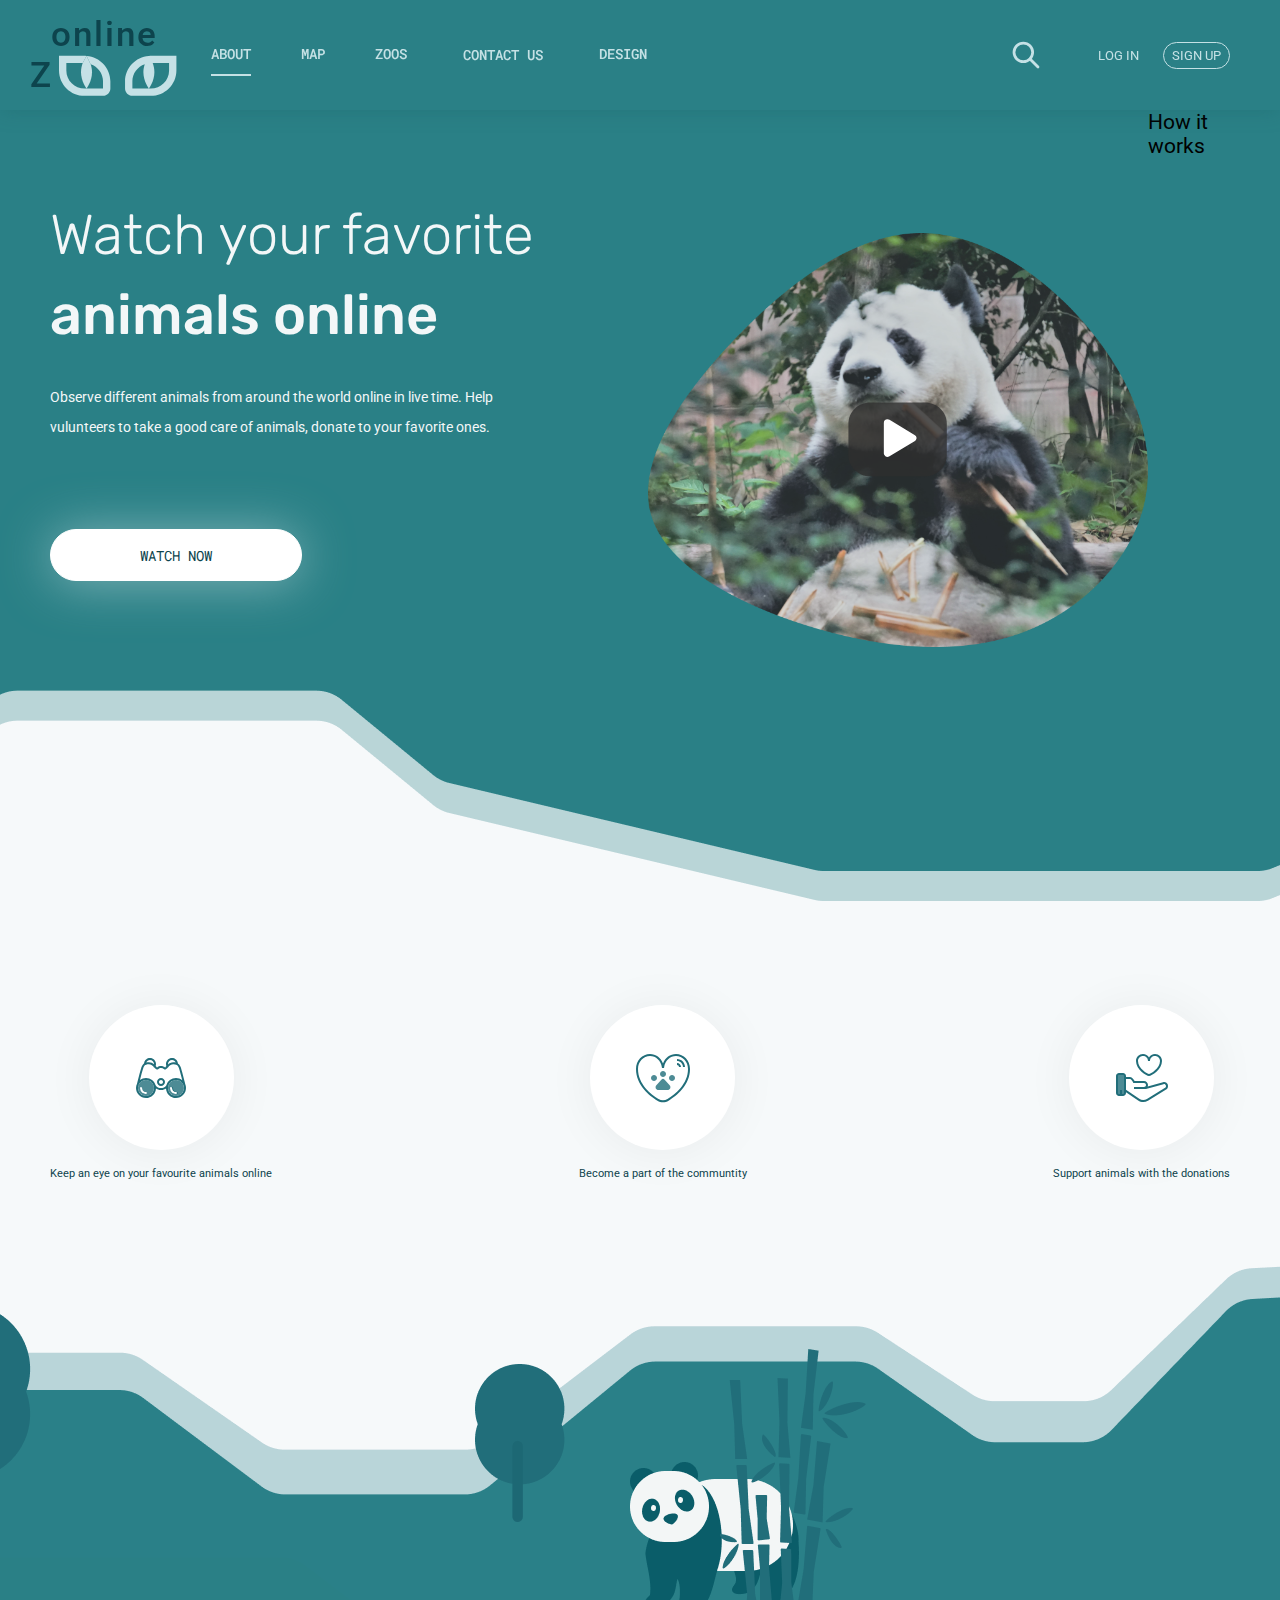
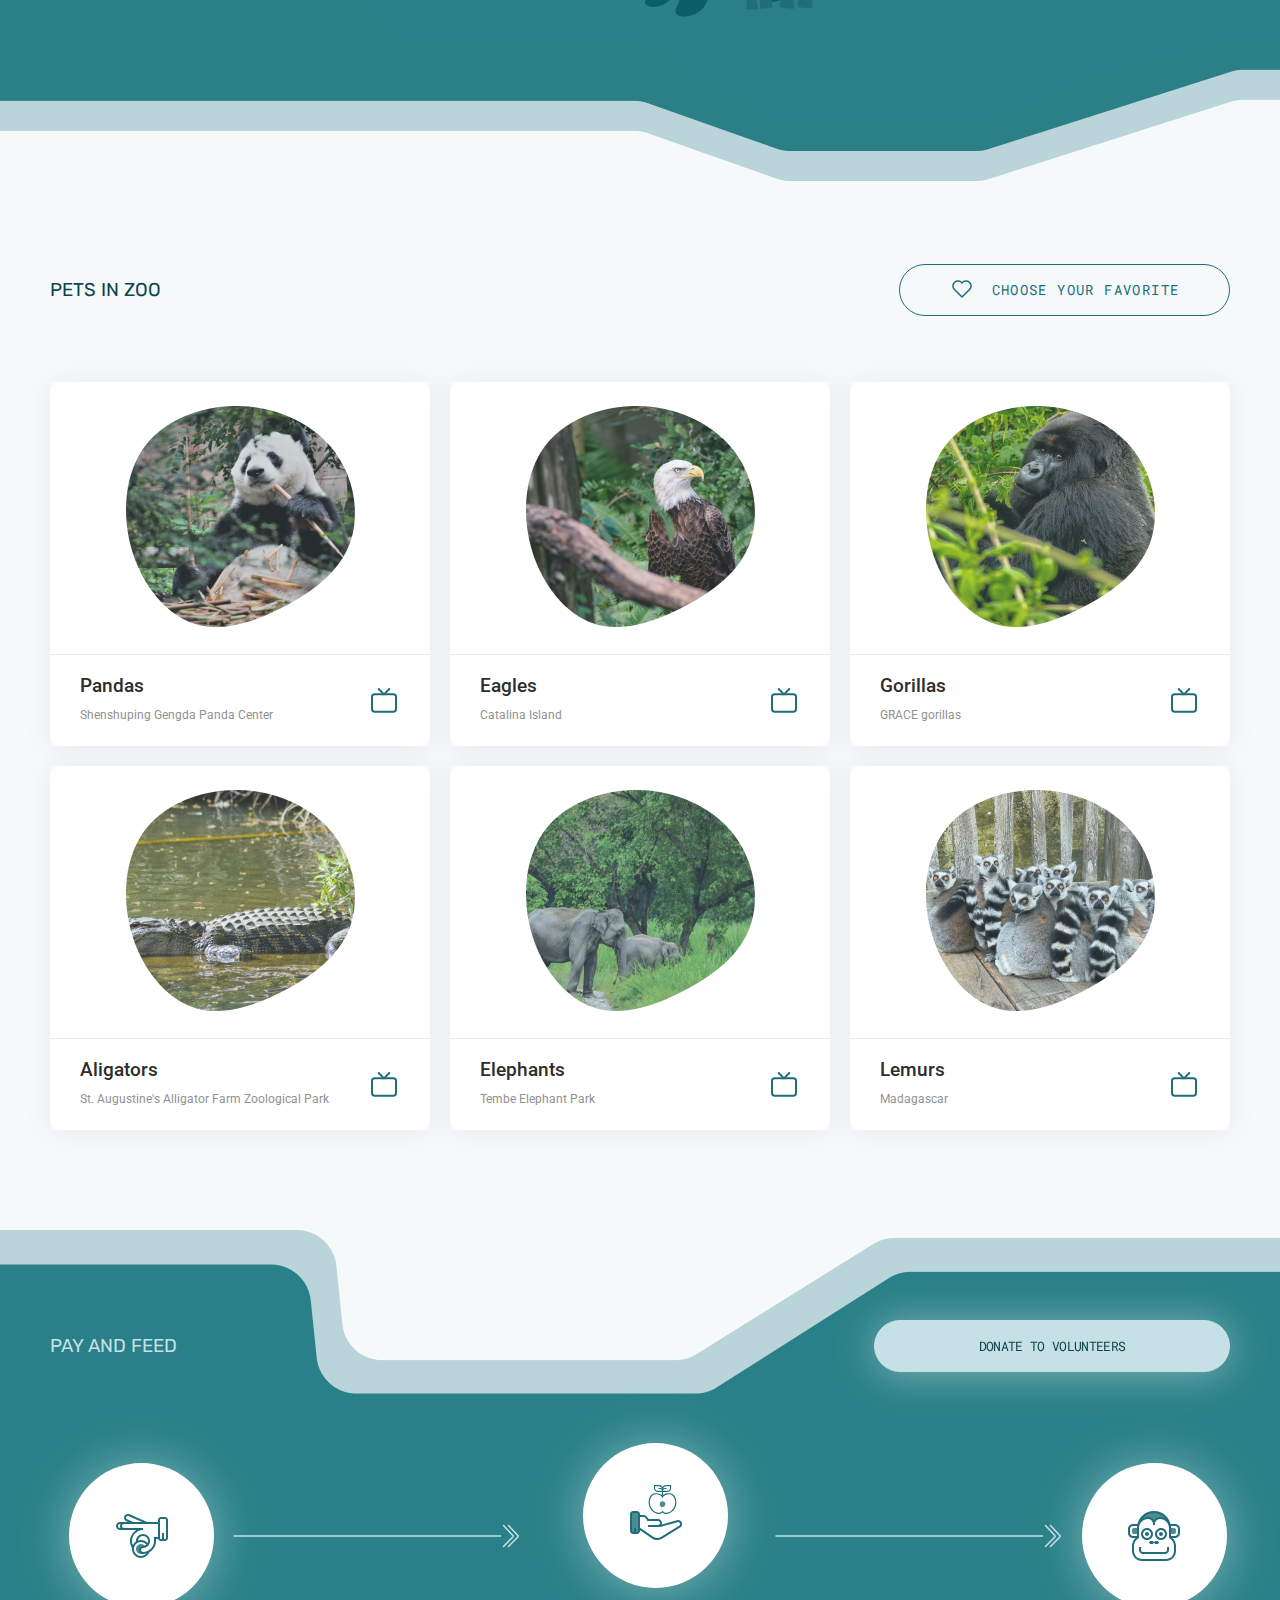
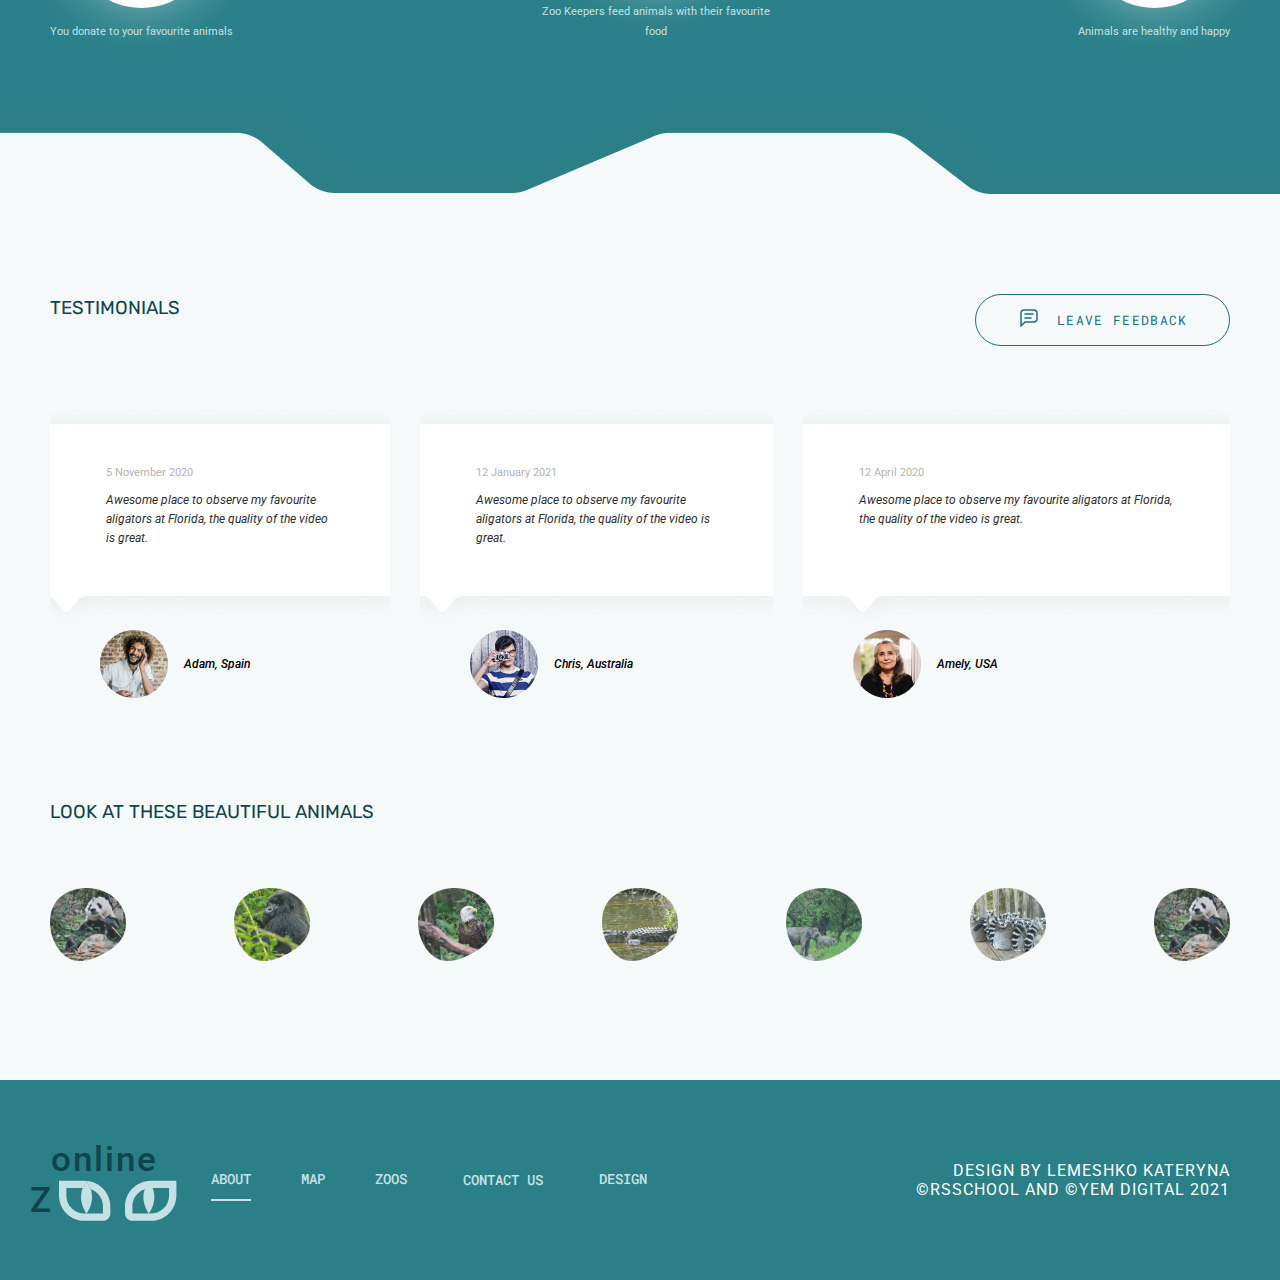
<file: index.html>
<!DOCTYPE html>
<html lang="en">

<head>
    <meta charset="UTF-8">
    <meta http-equiv="X-UA-Compatible" content="IE=edge">
    <meta name="viewport" content="width=device-width, initial-scale=1.0">
    <title>Online Zoo</title>
    <link rel="stylesheet" href="./pages/main/style.css">
    <link rel="stylesheet" href="./pages/main/media/media.css">
    <link rel="stylesheet" href="./styles/global/global.css">
    <link rel="stylesheet" href="./styles/global/media/media.css">
    <link rel="stylesheet" href="./styles/modals/modals.css">
    <link rel="stylesheet" href="./styles/modals/media/media.css">
</head>

<body id="body">
    <section class="header-hero">
        <section class="header-wrapper">     
            <header class="header">
                <a class="logo" href="">
                    <p class="logo-title">online</p>
                    <div class="logo-container">
                        <p class="logo-title">Z</p>
                        <img src="./assets/icons/logo.svg" class="logo-icon">
                    </div>
                </a>
                <nav class="nav header-nav">
                    <a href="" class="nav-link">About</a>
                    <a href="./pages/map/index.html" class="nav-link">Map</a>
                    <a href="./pages/zoos/pandas.html" class="nav-link">Zoos</a>
                    <button class="nav-link" id="contact-open__header">Contact us</button>
                    <a href="https://www.figma.com/file/vzrwoqf0kSG1uOify8BRBR/online-zoo?node-id=0%3A1" class="nav-link">Design</a>
                </nav>
                <div class="header-container">
                    <input type="text" class="header-container__input">
                    <button class="header-container__search"></button>
                    <button id="login-open" class="header-container__login">log in</button>
                    <button id="signup-open" class="header-container__signup">sign up</button>
                    <button id="menu-open" class="header-container__btn"></button>
                </div>
            </header>
        </section>
        <section id="menu" class="menu">
            <a href="" class="menu-link">About</a>
            <a href="./pages/map/index.html" class="menu-link">Map</a>
            <a href="./pages/zoos/pandas.html" class="menu-link">Zoos</a>
            <button class="menu-link" id="contact-open__menu">Contact us</button>
            <a href="https://www.figma.com/file/vzrwoqf0kSG1uOify8BRBR/online-zoo?node-id=0%3A1" class="menu-link">Design</a>
            <button class="menu-link" id="login-open-2">my account</button>
        </section>
        <section class="section hero">
            <div class="hero-container">
                <h1 class="hero-title">Watch your favorite <span class="hero-title__span">animals online</span></h1>
                <p class="hero-text">Observe different animals from around the world online in live time. Help vulunteers to take a good care of animals, donate to your favorite ones.</p>
                <a href="./pages/map/index.html" class="hero-link">Watch now</a>
            </div>
                <div class="hero-image">
                    <img class="hero-image__img" src="./assets/images/Panda.png" alt="Panda">
                    <a class="hero-image__link" href="./pages/zoos/pandas.html">
                        <img src="./assets/icons/Frame.svg" alt="watch">
                    </a>
                </div>
                <h2 class="about-title">How it works</h2>
        </section>
    </section>
    <main class="main">
        <section class="section about">
            <div class="about-container">
                <div class="about-card">
                    <img src="./assets/icons/binoculars.svg" alt="" class="about-card__img">
                </div>
                <p class="about-container__text">Keep an eye on your favourite animals online</p>
            </div>
            <div class="about-container">
                <div class="about-card">
                    <img src="./assets/icons/paw.svg" alt="" class="about-card__img">
                </div>
                <p class="about-container__text">Become a part of the communtity</p>
            </div>
            <div class="about-container">
                <div class="about-card">
                    <img src="./assets/icons/heart.svg" alt="" class="about-card__img">
                </div>
                <p class="about-container__text">Support animals with the donations</p>
            </div>
        </section>
        <section class="illustration"></section>
        <section class="section pets">
            <h2 class="pets-title">Pets in zoo</h2>
            <button class="pets-button">Choose your Favorite</button>
            <div class="pets-container">
                <div class="pets-container__card">
                    <div class="pets-container__card-top">
                        <a class="pets-container__card-link" href="./pages/zoos/pandas.html" id="zoos-pandas"><img src="./assets/images/Pandas.png" alt="pandas"></a>
                    </div>
                    <div class="pets-container__card-bottom">
                        <h2 class="pets-container__card-title">Pandas</h2>
                        <p class="pets-container__card-text">Shenshuping Gengda Panda Center</p>
                        <img src="./assets/icons/tv.svg" alt="" class="pets-container__card-icon">
                    </div>
                </div>
                <div class="pets-container__card">
                    <div class="pets-container__card-top">
                        <a class="pets-container__card-link" href="./pages/zoos/eagles.html"><img src="./assets/images/eagles.png" alt="eagles"></a>
                    </div>
                    <div class="pets-container__card-bottom">
                        <h2 class="pets-container__card-title">Eagles</h2>
                        <p class="pets-container__card-text">Catalina Island</p>
                        <img src="./assets/icons/tv.svg" alt="" class="pets-container__card-icon">
                    </div>
                </div>
                <div class="pets-container__card">
                    <div class="pets-container__card-top">
                        <a class="pets-container__card-link" href="./pages/zoos/gorillas.html"><img src="./assets/images/gorrilas.png" alt="gorillas"></a>
                    </div>
                    <div class="pets-container__card-bottom">
                        <h2 class="pets-container__card-title">Gorillas</h2>
                        <p class="pets-container__card-text">GRACE gorillas</p>
                        <img src="./assets/icons/tv.svg" alt="" class="pets-container__card-icon">
                    </div>
                </div>
                <div class="pets-container__card">
                    <div class="pets-container__card-top">
                        <a class="pets-container__card-link" href="./pages/zoos/alligators.html"><img src="./assets/images/aligators.png" alt="aligators"></a>
                    </div>
                    <div class="pets-container__card-bottom">
                        <h2 class="pets-container__card-title">Aligators</h2>
                        <p class="pets-container__card-text">St. Augustine's Alligator Farm Zoological Park</p>
                        <img src="./assets/icons/tv.svg" alt="" class="pets-container__card-icon">
                    </div>
                </div>
                <div class="pets-container__card">
                    <div class="pets-container__card-top">
                        <a class="pets-container__card-link" href=""><img src="./assets/images/elephants.png" alt="elephants"></a>
                    </div>
                    <div class="pets-container__card-bottom">
                        <h2 class="pets-container__card-title">Elephants</h2>
                        <p class="pets-container__card-text">Tembe Elephant Park</p>
                        <img src="./assets/icons/tv.svg" alt="" class="pets-container__card-icon">
                    </div>
                </div>
                <div class="pets-container__card">
                    <div class="pets-container__card-top">
                        <a class="pets-container__card-link" href=""><img src="./assets/images/lemurs.png" alt="lemurs"></a>
                    </div>
                    <div class="pets-container__card-bottom">
                        <h2 class="pets-container__card-title">Lemurs</h2>
                        <p class="pets-container__card-text">Madagascar</p>
                        <img src="./assets/icons/tv.svg" alt="" class="pets-container__card-icon">
                    </div>
                </div>
            </div>
        </section>
        <section class="section pay">
            <h2 class="pay-title">Pay and feed</h2>
            <button id="donate-open" class="pay-button">Donate to volunteers</button>
            <div class="pay-container pay-container-1">
                <div class="pay-container__circle pay-container__circle-1"></div>
                <p class="pay-container__text">You donate to your favourite animals</p>
            </div>
            <img src="./assets/images/arrow.svg" alt="" class="pay-arrow">
            <div class="pay-container pay-container-2">
                <div class="pay-container__circle pay-container__circle-2"></div>
                <p class="pay-container__text">Zoo Keepers feed animals with their favourite food</p>
            </div>
            <img src="./assets/images/arrow.svg" alt="" class="pay-arrow">
            <div class="pay-container pay-container-3">
                <div class="pay-container__circle pay-container__circle-3"></div>
                <p class="pay-container__text">Animals are healthy and happy</p>
            </div>
        </section>
        <section class="section testimonials">
            <h2 class="testimonials-title">Testimonials</h2>
            <button id="feedback-open" class="testimonials-button">Leave feedback</button>
            <div class="testimonials-container">
                <div class="testimonials-tcard">
                    <h3 class="testimonials-tcard__date">5 November 2020</h3>
                    <p class="testimonials-tcard__text">Awesome place to observe my favourite aligators at Florida, the quality of the video is great. </p>
                </div>
                <div class="testimonials-bcard">
                    <img src="./assets/images/adam.png" alt="">
                    <p class="testimonials-bcard__name">Adam, Spain</p>
                </div>
            </div>
            <div class="testimonials-container">
                <div class="testimonials-tcard">
                    <h3 class="testimonials-tcard__date">12 January 2021</h3>
                    <p class="testimonials-tcard__text">Awesome place to observe my favourite aligators at Florida, the quality of the video is great. </p>
                </div>
                <div class="testimonials-bcard">
                    <img src="./assets/images/chris.png" alt="">
                    <p class="testimonials-bcard__name">Chris, Australia</p>
                </div>
            </div>
            <div class="testimonials-container">
                <div class="testimonials-tcard">
                    <h3 class="testimonials-tcard__date">12 April 2020</h3>
                    <p class="testimonials-tcard__text">Awesome place to observe my favourite aligators at Florida, the quality of the video is great. </p>
                </div>
                <div class="testimonials-bcard">
                    <img src="./assets/images/amely.png" alt="">
                    <p class="testimonials-bcard__name">Amely, USA</p>
                </div>
            </div>
        </section>
        <section class="section animals">
            <h2 class="animals-title">Look at these beautiful animals</h2>
            <a href="./pages/zoos/pandas.html" class="animals-links"><img src="./assets/images/Pandas.png" class="animals-img" alt=""></a>
            <a href="./pages/zoos/gorillas.html" class="animals-links"><img src="./assets/images/gorrilas.png" class="animals-img" alt=""></a>
            <a href="./pages/zoos/eagles.html" class="animals-links"><img src="./assets/images/eagles.png" class="animals-img" alt=""></a>
            <a href="./pages/zoos/alligators.html" id="zoos-alligators" class="animals-links"><img src="./assets/images/aligators.png" class="animals-img" alt=""></a>
            <a href="" class="animals-links"><img src="./assets/images/elephants.png" class="animals-img" alt=""></a>
            <a href="" class="animals-links"><img src="./assets/images/lemurs.png" class="animals-img" alt=""></a>
            <a href="./pages/zoos/pandas.html" class="animals-links"><img src="./assets/images/Pandas.png" class="animals-img" alt=""></a>
        </section>
    </main>
    <section class="footer-wrapper">
        <footer class="footer">
            <a class="logo footer-logo" href="">
                <p class="logo-title">online</p>
                <div class="logo-container">
                    <p class="logo-title">Z</p>
                    <img src="./assets/icons/logo.svg" class="logo-icon">
                </div>
            </a>
            <nav class="nav footer-nav">
                <a href="" class="nav-link">About</a>
                <a href="./pages/map/index.html" class="nav-link">Map</a>
                <a href="./pages/zoos/pandas.html" class="nav-link">Zoos</a>
                <button class="nav-link" id="contact-open__footer">Contact us</button>
                <a href="https://www.figma.com/file/vzrwoqf0kSG1uOify8BRBR/online-zoo?node-id=0%3A1" class="nav-link">Design</a>
            </nav>
            <div class="footer-container">
                <p class="footer-author">Design by Lemeshko Kateryna</p>
                <p class="footer-author footer-author-2"> ©RSSchool and ©Yem Digital 2021</p>
            </div>
        </footer>
    </section>

    <!--Contact-us || pop-up-->
    <section id="contact">
        <button id="contact-close" class="btn-close">
        </button>
        <h2 id="contact-title">contact us</h2>
        <form id="contact-form" action="">
            <div id="contact-card">
                <h3 id="contact-card__subtitle">Name</h3>
                <p class="text-error" id="contact-card__text-1">Write your name here!</p>
                <input type="text" id="contact-card__input" class=" contact-card__input-1">
            </div>
            <div id="contact-card">
                <h3 id="contact-card__subtitle">Email</h3>
                <p class="text-error" id="contact-card__text-2">Write your email here!</p>
                <input type="text" id="contact-card__input" class="contact-card__input-2">
            </div>
            <div id="contact-card">
                <h3 id="contact-card__subtitle">Your Message</h3>
                <p class="text-error" id="contact-card__text-3">Write something message here!</p>
                <input type="text" id="contact-card__input-big">
            </div>
        </form>
        <button id="contact-btn" class="send-btn">send</button>
    </section>

    <!--Feedback || pop-up-->
    <section id="feedback">
        <button id="feedback-close" class="btn-close">
        </button>
        <h2 id="feedback-title">Leave feedback</h2>
        <form id="feedback-form" action="">
            <div id="feedback-card">
                <h3 id="feedback-card__subtitle">Name</h3>
                <p class="text-error" id="feedback-card__text-1">Write your name here!</p>
                <input type="text" id="feedback-card__input" class=" feedback-card__input-1">
            </div>
            <div id="feedback-card">
                <h3 id="feedback-card__subtitle">Email</h3>
                <p class="text-error" id="feedback-card__text-2">Write your email here!</p>
                <input type="text" id="feedback-card__input" class="feedback-card__input-2">
            </div>
            <div id="feedback-card">
                <h3 id="feedback-card__subtitle">feedback</h3>
                <p class="text-error" id="feedback-card__text-3">Write your feedback here!</p>
                <input type="text" id="feedback-card__input-big">
            </div>
        </form>
        <button id="feedback-btn" class="send-btn">send</button>
    </section>

    <!--Donation || pop-up-->
    <section id="donate">
        <button id="donate-close" class="btn-close">
        </button>
        <h2 id="donate-title">Donate to volunteers</h2>
        <p id="donate-text">Support your favourite animals. It is as simple as buying a cup of coffee.</p>
        <div id="donate-container">
            <div id="donate-card">
                <h2 id="donate-card__subtitle">Choose an animal</h2>
                <p class="text-error" id="donate-card__text-1">Choose your animals!</p>
                <div id="donate-card__animals">
                    <div id="donate-card__animals-btn" class="donate-radio-btn">
                        <input id="animals-radio-1" type="radio" name="animals" checked>
                        <label for="animals-radio-1">Pandas</label>
                    </div>
                     
                    <div id="donate-card__animals-btn" class="donate-radio-btn">
                        <input id="animals-radio-2" type="radio" name="animals">
                        <label for="animals-radio-2">Eagles</label>
                    </div>
                     
                    <div id="donate-card__animals-btn" class="donate-radio-btn">
                        <input id="animals-radio-3" type="radio" name="animals">
                        <label for="animals-radio-3">Gorillas</label>
                    </div>
                     
                    <div id="donate-card__animals-btn" class="donate-radio-btn">
                        <input id="animals-radio-4" type="radio" name="animals">
                        <label for="animals-radio-4">Alligators</label>
                    </div>
                </div>
            </div>
            <div id="donate-payments">
                <h2 id="donate-card__subtitle">payments</h2>
                    <div id="donate-payments__card">
                        <div id="donate-payments__card-btn" class="donate-radio-btn">
                            <input id="type-radio-1" type="radio" name="type" checked>
                            <label for="type-radio-1">Monthly</label>
                        </div>                     
                        <div id="donate-payments__card-btn" class="donate-radio-btn">
                            <input id="type-radio-2" type="radio" name="type">
                            <label for="type-radio-2">One-time</label>
                        </div>
                    </div>
                    <div id="donate-payments__money">
                        <div id="donate-payments__money-btn" class="donate-radio-btn">
                            <input id="money-radio-1" type="radio" name="money" checked>
                            <label for="money-radio-1">3$</label>
                        </div>
                         
                        <div id="donate-payments__money-btn" class="donate-radio-btn">
                            <input id="money-radio-2" type="radio" name="money">
                            <label for="money-radio-2">5$</label>
                        </div>
                         
                        <div id="donate-payments__money-btn" class="donate-radio-btn">
                            <input id="money-radio-3" type="radio" name="money">
                            <label for="money-radio-3">10$</label>
                        </div>
                         
                        <div id="donate-payments__money-btn" class="donate-radio-btn">
                            <input id="money-radio-4" type="radio" name="money">
                            <label for="money-radio-4">$25</label>
                        </div>
                    </div>
            </div>
        </div>
            </div>
        </div>
        <div id="donate-card">
            <h2 id="donate-card__subtitle">Your name</h2>
            <p class="text-error" id="donate-card__text-2">Write your name!</p>
            <input type="text" class="donate-card__input-2" id="donate-card__input">
        </div>
        <div id="donate-card">
            <h2 id="donate-card__subtitle">Your email</h2>
            <p class="text-error" id="donate-card__text-3">Write your email!</p>
            <input type="text" class="donate-card__input-3" id="donate-card__input">
        </div>
        <div id="donate-card">
            <img id="donate-card__icons" src="./assets/icons/modals/Pay-methods.svg" alt="">
            <p class="text-error" id="donate-card__text-4">Write your all card info!<br> (MM, YY and CVC)</p>
            <p class="text-error" id="donate-card__text-5">The card number is written incorrectly.<br> Example: 8203 5432 7854 2519</p>
            <div id="donate-card__pay">
                <div id="donate-card__pay-container-1">
                    <img src="./assets/icons/modals/card.svg" alt="" id="donate-card__pay-icon">
                    <input type="number" class="donate-card__pay-input_card-number-1" id="donate-card__pay-input_card-number">
                    <input type="number" class="donate-card__pay-input_card-number-2" id="donate-card__pay-input_card-number">
                    <input type="number" class="donate-card__pay-input_card-number-3" id="donate-card__pay-input_card-number">
                    <input type="number" class="donate-card__pay-input_card-number-4" id="donate-card__pay-input_card-number">
                </div>
                <div id="donate-card__pay-container-2">
                    <input placeholder="MM" type="number" id="donate-card__pay-input" class="donate-card__pay-input-2">
                    /  
                    <input placeholder="YY" type="number" id="donate-card__pay-input" class="donate-card__pay-input-3">
                    <input placeholder="CVC" type="number" id="donate-card__pay-input" class="donate-card__pay-input-4">
                </div>
            </div>
        </div>
        <button id="donate-send" class="send-btn">send</button>
        <div id="donate-ps">
            <img src="./assets/icons/modals/protect.svg" alt="">
            <p id="donate-ps__text">Your payment is protected</p>
        </div>
    </section>

    <section id="signup" class="register">
        <button id="signup-close" class="btn-close"></button>
        <div class="register-header">
            <div class="logo">
                <p class="logo-title">online</p>
                <div class="logo-container">
                    <p class="logo-title">Z</p>
                    <img src="./assets/icons/logo.svg" class="logo-icon">
                </div>
            </div>
        </div>
        <div class="register-main">
            <div class="register-togglers">
                <button class="register-togglers__btn register-togglers__btn-dark">Create account</button>
                <button id="right-toggler" class="register-togglers__btn register-togglers__btn-light">Log in</button>
            </div>
            <div class="register-loginThrough">
                <button class="register-loginThrough__btn">
                    <img src="./assets/icons/modals/google.svg" alt="">
                    Google Sign in    
                </button>
                <button class="register-loginThrough__btn">
                    <img src="./assets/icons/modals/facebook.svg" alt="">
                    Facebook Sign in   
                </button>
            </div>
            <div class="register-container">
                <div class="register-card">
                    <h2 class="register-card__subtitle">Name</h2>
                    <p class="text-error" id="signupErrText-1">Write your name!</p>
                    <input type="text" id="signup-input-1" class="register-card__input">
                </div>
                <div class="register-card">
                    <h2 class="register-card__subtitle">Email</h2>
                    <p class="text-error" id="signupErrText-2">Write your email!</p>
                    <input type="text" id="signup-input-2" class="register-card__input">
                </div>
                <div class="register-card">
                    <h2 class="register-card__subtitle">Password</h2>
                    <p class="text-error" id="signupErrText-3">Password length must be more than 6 characters</p>
                    <input type="text" id="signup-input-3" class="register-card__input">
                </div>
            </div>
            <div class="register-agreement">
                <input type="checkbox" class="register-agreement__checkbox" id="signup-checkbox">
                <p class="register-agreement__text" id="signupErrUnderline">
                    Agree with the <a href="" class="register-agreement__text-link">User Agreement</a> 
                    and <a href="" class="register-agreement__text-link">Policy</a>
                </p>
            </div>
            <button id="signup-send" class="send-btn">send</button>
        </div>
    </section>

    <section id="login" class="register">
        <button id="login-close" class="btn-close"></button>
        <div class="register-header">
            <div class="logo">
                <p class="logo-title">online</p>
                <div class="logo-container">
                    <p class="logo-title">Z</p>
                    <img src="./assets/icons/logo.svg" class="logo-icon">
                </div>
            </div>
        </div>
        <div class="register-main">
            <div class="register-togglers">
                <button id="left-toggler" class="register-togglers__btn register-togglers__btn-light">Create account</button>
                <button class="register-togglers__btn register-togglers__btn-dark">Log in</button>
            </div>
            <div class="register-loginThrough">
                <button class="register-loginThrough__btn">
                    <img src="./assets/icons/modals/google.svg" alt="">
                    Google Sign in    
                </button>
                <button class="register-loginThrough__btn">
                    <img src="./assets/icons/modals/facebook.svg" alt="">
                    Facebook Sign in   
                </button>
            </div>
            <div class="register-container">
                <div class="register-card">
                    <h2 class="register-card__subtitle">Email</h2>
                    <p class="text-error" id="loginErrText-1">Write your email!</p>
                    <input type="text" id="login-input-1" class="register-card__input">
                </div>
                <div class="register-card">
                    <h2 class="register-card__subtitle">Password</h2>
                    <p class="text-error" id="loginErrText-2">Write your Password!</p>
                    <input type="text" id="login-input-2" class="register-card__input">
                </div>
            </div>
            <button id="login-send" class="send-btn login-btn">send</button>
        </div>
    </section>
    <section class="substrate"></section>
    <section class="substrate gratitude-substrate"></section>
    <section class="gratitude">
        <img class="gratitude-img" src="./assets/icons/modals/smile.png" alt="">
        <h2 class="gratitude-text">Thank you 
            <span id="gratitude-span" class="gratitude-text__span"></span>
        </h2>
        </section>

    <script type="module" src="scripts/script.js"></script>
</body>

</html>
</file>
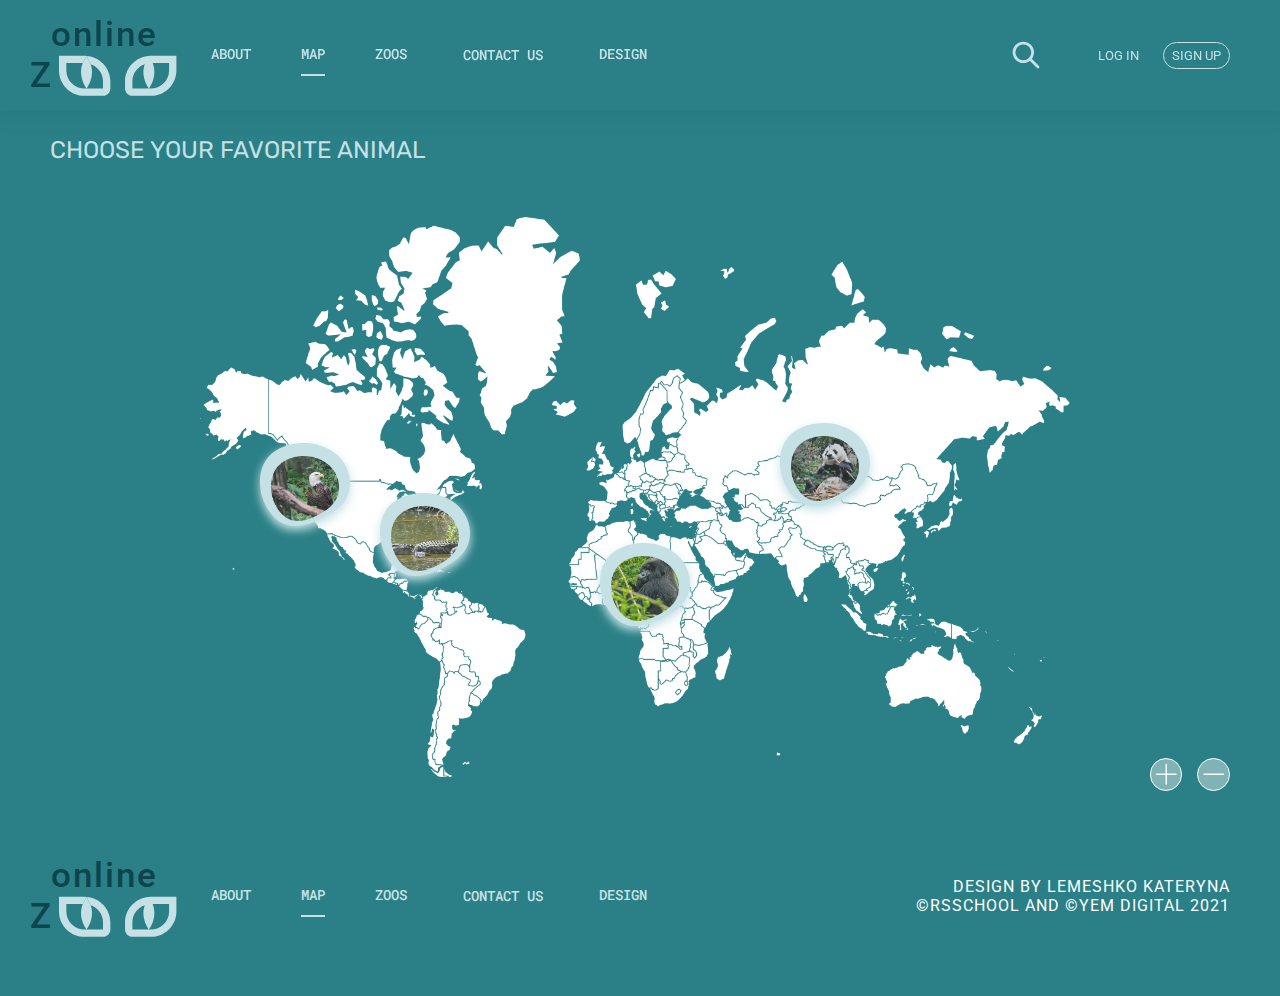
<file: pages/map/index.html>
<!DOCTYPE html>
<html lang="en">
<head>
    <meta charset="UTF-8">
    <meta http-equiv="X-UA-Compatible" content="IE=edge">
    <meta name="viewport" content="width=device-width, initial-scale=1.0">
    <title>Map</title>
    <link rel="stylesheet" href="style.css">
    <link rel="stylesheet" href="./media/media.css">
    <link rel="stylesheet" href="../../styles/global/global.css">
    <link rel="stylesheet" href="../../styles/global/media/media.css">
    <link rel="stylesheet" href="../../styles/modals/modals.css">
    <link rel="stylesheet" href="../../styles/modals/media/media.css">
</head>
<body>
    <section class="header-hero">
        <section class="header-wrapper">     
            <header class="header">
                <a class="logo" href="../../index.html">
                    <p class="logo-title">online</p>
                    <div class="logo-container">
                        <p class="logo-title">Z</p>
                        <img src="../../assets/icons/logo.svg" class="logo-icon">
                    </div>
                </a>
                <nav class="nav header-nav">
                    <a href="../../index.html" class="nav-link">About</a>
                    <a href="" class="nav-link">Map</a>
                    <a href="../zoos/pandas.html" class="nav-link">Zoos</a>
                    <button class="nav-link" id="contact-open__header">Contact us</button>
                    <a href="https://www.figma.com/file/vzrwoqf0kSG1uOify8BRBR/online-zoo?node-id=0%3A1" class="nav-link">Design</a>
                </nav>
                <div class="header-container">
                    <input type="text" class="header-container__input">
                    <button class="header-container__search"></button>
                    <button id="login-open" class="header-container__login">log in</button>
                    <button id="signup-open" class="header-container__signup">sign up</button>
                    <button id="menu-open" class="header-container__btn"></button>
                </div>
            </header>
        </section>
        <section id="menu" class="menu">
            <a href="../../index.html" class="menu-link">About</a>
            <a href="" class="menu-link">Map</a>
            <a href="../zoos/pandas.html" class="menu-link">Zoos</a>
            <button class="menu-link" id="contact-open__menu">Contact us</button>
            <a href="https://www.figma.com/file/vzrwoqf0kSG1uOify8BRBR/online-zoo?node-id=0%3A1" class="menu-link">Design</a>
            <button class="menu-link" id="login-open-2">my account</button>
        </section>
    <section class="map-wrapper">        
    <section class="map">
        <h2 class="map-title">Choose your favorite Animal</h2>
        <div class="map-container">
            <img class="map-image" src="../../assets/images/Map.png" alt="Map">
            <a href="../zoos/eagles.html" class="map-card map-card-1">
                <img class="map-card__img" src="../../assets/images/eagles.png" alt="">
            </a>
            <a href="../zoos/alligators.html" class="map-card map-card-2">
                <img class="map-card__img" src="../../assets/images/aligators.png" alt="">
            </a>
            <a href="../zoos/gorillas.html" class="map-card map-card-3">
                <img class="map-card__img" src="../../assets/images/gorrilas.png" alt="">
            </a>
            <a href="../zoos/pandas.html" class="map-card map-card-4">
                <img class="map-card__img" src="../../assets/images/Pandas.png" alt="">
            </a>
        </div>
        <div class="map-sizers">
            <button class="map-sizers__btn">
                <img src="../../assets/icons/plus.svg" alt="plus">
            </button>
            <button class="map-sizers__btn">
                <img src="../../assets/icons/minus.svg" alt="minus">
            </button>
        </div>
    </section>
    </section>
    <section class="footer-wrapper">
        <footer class="footer">
            <a class="logo footer-logo" href="">
                <p class="logo-title">online</p>
                <div class="logo-container">
                    <p class="logo-title">Z</p>
                    <img src="../../assets/icons/logo.svg" class="logo-icon">
                </div>
            </a>
            <nav class="nav footer-nav">
                <a href="../../index.html" class="nav-link">About</a>
                <a href="" class="nav-link">Map</a>
                <a href="../zoos/pandas.html" class="nav-link">Zoos</a>
                <button class="nav-link" id="contact-open__footer">Contact us</button>
                <a href="https://www.figma.com/file/vzrwoqf0kSG1uOify8BRBR/online-zoo?node-id=0%3A1" class="nav-link">Design</a>
            </nav>
            <div class="footer-container">
                <p class="footer-author">Design by Lemeshko Kateryna</p>
                <p class="footer-author footer-author-2"> ©RSSchool and ©Yem Digital 2021</p>
            </div>
        </footer>
    </section>

    <!--Contact-us || pop-up-->
    <section id="contact">
        <button id="contact-close" class="btn-close">
        </button>
        <h2 id="contact-title">contact us</h2>
        <form id="contact-form" action="">
            <div id="contact-card">
                <h3 id="contact-card__subtitle">Name</h3>
                <p class="text-error" id="contact-card__text-1">Write your name here!</p>
                <input type="text" id="contact-card__input" class=" contact-card__input-1">
            </div>
            <div id="contact-card">
                <h3 id="contact-card__subtitle">Email</h3>
                <p class="text-error" id="contact-card__text-2">Write your email here!</p>
                <input type="text" id="contact-card__input" class="contact-card__input-2">
            </div>
            <div id="contact-card">
                <h3 id="contact-card__subtitle">Your Message</h3>
                <p class="text-error" id="contact-card__text-3">Write something message here!</p>
                <input type="text" id="contact-card__input-big">
            </div>
        </form>
        <button id="contact-btn" class="send-btn">send</button>
    </section>
    <section id="signup" class="register">
        <button id="signup-close" class="btn-close"></button>
        <div class="register-header">
            <div class="logo">
                <p class="logo-title">online</p>
                <div class="logo-container">
                    <p class="logo-title">Z</p>
                    <img src="../../assets/icons/logo.svg" class="logo-icon">
                </div>
            </div>
        </div>
        <div class="register-main">
            <div class="register-togglers">
                <button class="register-togglers__btn register-togglers__btn-dark">Create account</button>
                <button id="right-toggler" class="register-togglers__btn register-togglers__btn-light">Log in</button>
            </div>
            <div class="register-loginThrough">
                <button class="register-loginThrough__btn">
                    <img src="../../assets/icons/modals/google.svg" alt="">
                    Google Sign in    
                </button>
                <button class="register-loginThrough__btn">
                    <img src="../../assets/icons/modals/facebook.svg" alt="">
                    Facebook Sign in   
                </button>
            </div>
            <div class="register-container">
                <div class="register-card">
                    <h2 class="register-card__subtitle">Name</h2>
                    <p class="text-error" id="signupErrText-1">Write your name!</p>
                    <input type="text" id="signup-input-1" class="register-card__input">
                </div>
                <div class="register-card">
                    <h2 class="register-card__subtitle">Email</h2>
                    <p class="text-error" id="signupErrText-2">Write your email!</p>
                    <input type="text" id="signup-input-2" class="register-card__input">
                </div>
                <div class="register-card">
                    <h2 class="register-card__subtitle">Password</h2>
                    <p class="text-error" id="signupErrText-3">Password length must be more than 6 characters</p>
                    <input type="text" id="signup-input-3" class="register-card__input">
                </div>
            </div>
            <div class="register-agreement">
                <input type="checkbox" class="register-agreement__checkbox" id="signup-checkbox">
                <p class="register-agreement__text" id="signupErrUnderline">
                    Agree with the <a href="" class="register-agreement__text-link">User Agreement</a> 
                    and <a href="" class="register-agreement__text-link">Policy</a>
                </p>
            </div>
            <button id="signup-send" class="send-btn">send</button>
        </div>
    </section>

    <section id="login" class="register">
        <button id="login-close" class="btn-close"></button>
        <div class="register-header">
            <div class="logo">
                <p class="logo-title">online</p>
                <div class="logo-container">
                    <p class="logo-title">Z</p>
                    <img src="../../assets/icons/logo.svg" class="logo-icon">
                </div>
            </div>
        </div>
        <div class="register-main">
            <div class="register-togglers">
                <button id="left-toggler" class="register-togglers__btn register-togglers__btn-light">Create account</button>
                <button class="register-togglers__btn register-togglers__btn-dark">Log in</button>
            </div>
            <div class="register-loginThrough">
                <button class="register-loginThrough__btn">
                    <img src="../../assets/icons/modals/google.svg" alt="">
                    Google Sign in    
                </button>
                <button class="register-loginThrough__btn">
                    <img src="../../assets/icons/modals/facebook.svg" alt="">
                    Facebook Sign in   
                </button>
            </div>
            <div class="register-container">
                <div class="register-card">
                    <h2 class="register-card__subtitle">Email</h2>
                    <p class="text-error" id="loginErrText-1">Write your email!</p>
                    <input type="text" id="login-input-1" class="register-card__input">
                </div>
                <div class="register-card">
                    <h2 class="register-card__subtitle">Password</h2>
                    <p class="text-error" id="loginErrText-2">Write your Password!</p>
                    <input type="text" id="login-input-2" class="register-card__input">
                </div>
            </div>
            <button id="login-send" class="send-btn login-btn">send</button>
        </div>
    </section>
    <section class="substrate"></section>

    <script type="module" src="../../scripts/script.js"></script>
</body>
</html>
</file>
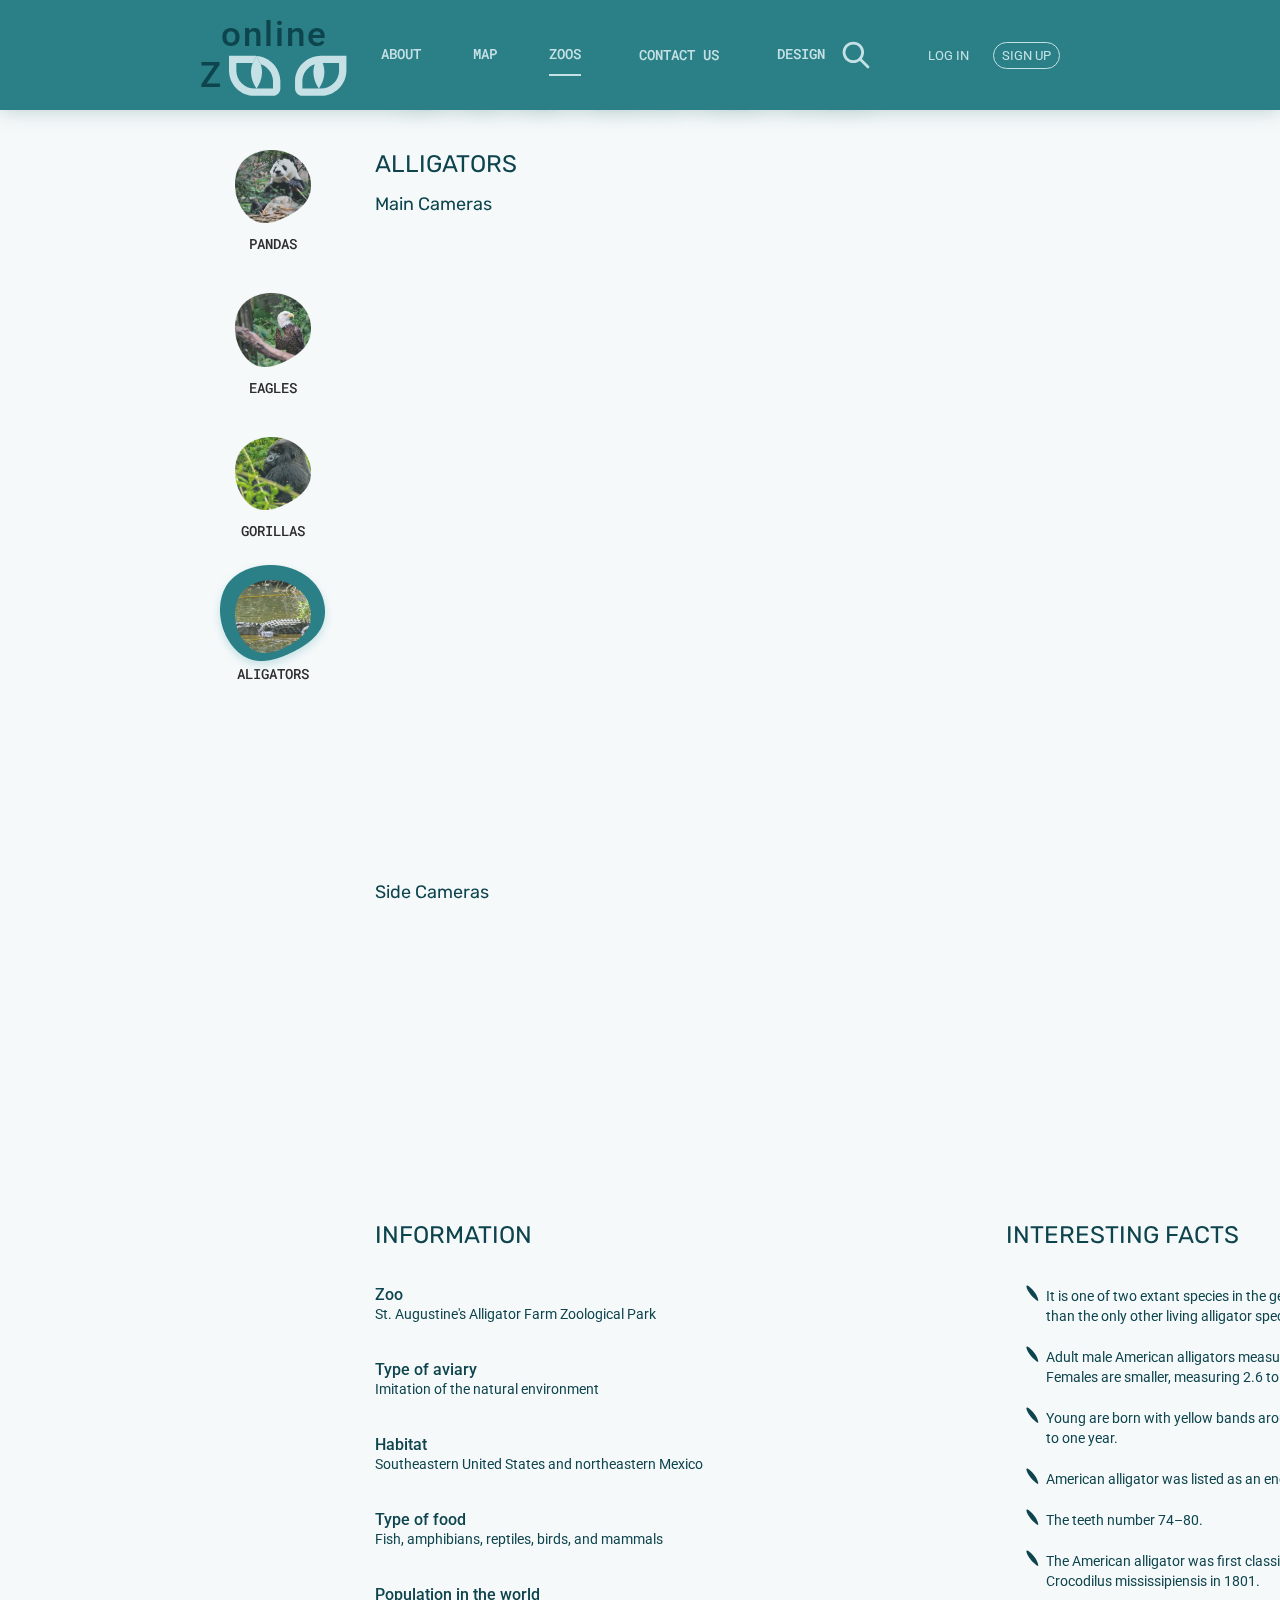
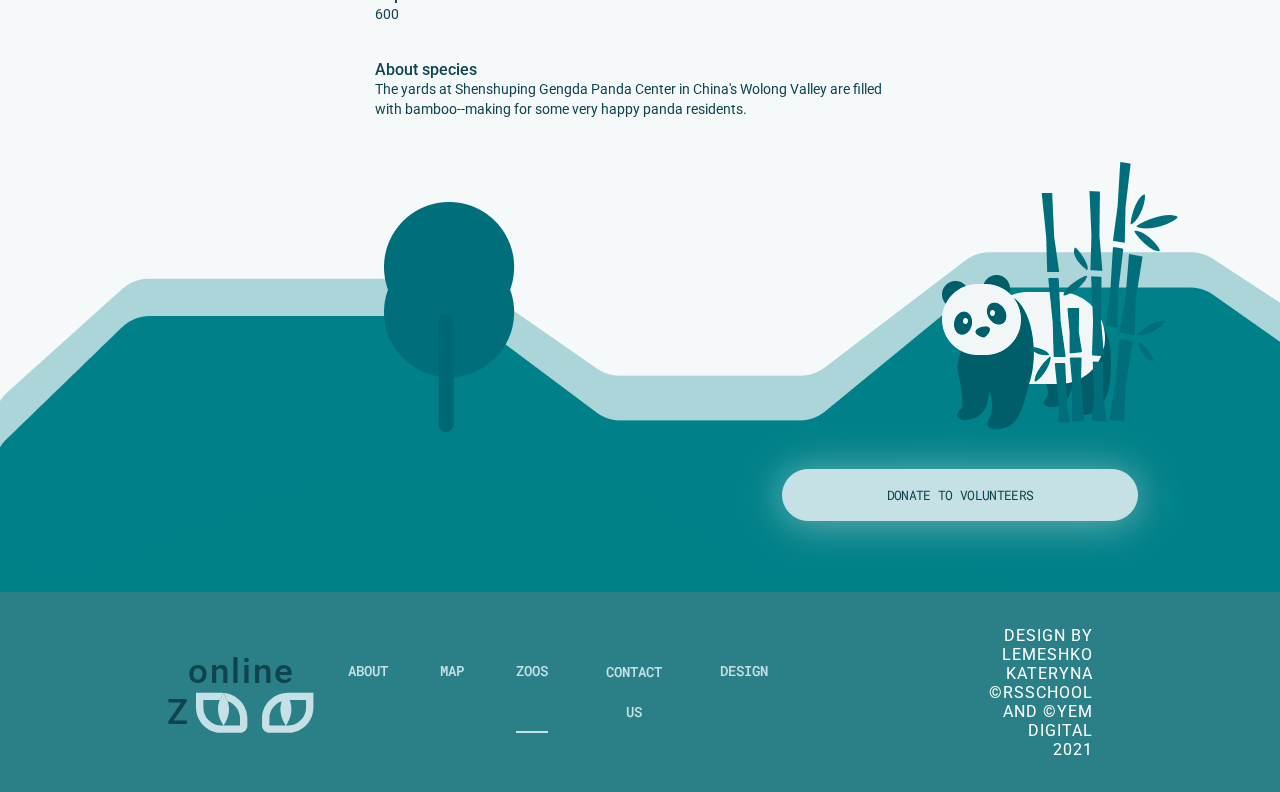
<file: pages/zoos-alligators/index.html>
<!DOCTYPE html>
<html lang="en">

<head>
    <meta charset="UTF-8">
    <meta http-equiv="X-UA-Compatible" content="IE=edge">
    <meta name="viewport" content="width=device-width, initial-scale=1.0">
    <title>Zoos</title>
    <link rel="stylesheet" href="style.css">
    <link rel="stylesheet" href="./media/media.css">
    <link rel="stylesheet" href="../../assets/others/others.css">
    <link rel="stylesheet" href="../../assets/others/media/media.css">
</head>

<body>
    <section class="header-hero">
        <section class="header-wrapper">     
            <header class="header">
                <a class="logo" href="">
                    <p class="logo-title">online</p>
                    <div class="logo-container">
                        <p class="logo-title">Z</p>
                        <img src="../../assets/icons/logo.svg" class="logo-icon">
                    </div>
                </a>
                <nav class="nav header-nav">
                    <a href="../../index.html" class="nav-link">About</a>
                    <a href="../map/index.html" class="nav-link">Map</a>
                    <a href="" class="nav-link">Zoos</a>
                    <button class="nav-link" id="contact-open__header">Contact us</button>
                    <a href="https://www.figma.com/file/vzrwoqf0kSG1uOify8BRBR/online-zoo?node-id=0%3A1" class="nav-link">Design</a>
                </nav>
                <div class="header-container">
                    <input type="text" class="header-container__input">
                    <button class="header-container__search"></button>
                    <button id="login-open" class="header-container__login">log in</button>
                    <button id="signup-open" class="header-container__signup">sign up</button>
                    <button id="menu-open" class="header-container__btn"></button>
                </div>
            </header>
        </section>
        <section class="menu">
            <a href="" class="menu-link">About</a>
            <a href="./pages/map/index.html" class="menu-link">Map</a>
            <a href="./pages/zoos-pandas/index.html" class="menu-link">Zoos</a>
            <button class="menu-link" id="contact-open__menu">Contact us</button>
            <a href="https://www.figma.com/file/vzrwoqf0kSG1uOify8BRBR/online-zoo?node-id=0%3A1" class="menu-link">Design</a>
            <button class="menu-link" id="login-open-2">my account</button>
        </section>
    <section class="main-section">
        <aside class="aside">
            <div class="aside-container">
                <a href="../zoos-pandas/index.html" class="aside-link">
                    <img class="aside-link__img" src="../../assets/images/Pandas.png" alt="">
                </a>
                <h3 class="aside-name">Pandas</h3>
            </div>
            <div class="aside-container">
                <a href="../zoos-eagles/index.html" class="aside-link">
                    <img class="aside-link__img" src="../../assets/images/eagles.png" alt="">
                </a>
                <h3 class="aside-name">eagles</h3>
            </div>
            <div class="aside-container">
                <a href="../zoos-gorillas/index.html" class="aside-link">
                    <img class="aside-link__img" src="../../assets/images/gorrilas.png" alt="">
                </a>
                <h3 class="aside-name">gorillas</h3>
            </div>
            <div class="aside-container">
                <a href="../zoos-alligators/index.html" class="aside-link">
                    <img class="aside-link__bg" src="../../assets/images/Vector.png" alt="">
                    <img class="aside-link__img" src="../../assets/images/aligators.png" alt="">
                </a>
                <h3 class="aside-name">aligators</h3>
            </div>
        </aside>
        <section class="maincam">
            <h2 class="maincam-title">Alligators</h2>
            <div class="maincam-card">
                <button class="maincam-card__btn"></button>
                <button class="maincam-card__btn"></button>
            </div>
            <h3 class="maincam-subtitle">Main cameras</h3>
            <iframe class="maincam-iframe" width="100%" height="604px" src="https://www.youtube.com/embed/R34lYREpOXk" title="YouTube video player" frameborder="0" allow="accelerometer; autoplay; clipboard-write; encrypted-media; gyroscope; picture-in-picture" allowfullscreen></iframe>
        </section>
        <section class="sidecam">
            <h3 class="sidecam-subtitle">Side cameras</h3>
            <div class="sidecam-container">
                <iframe class="sidecam-container__iframe" width="380" height="210" src="https://www.youtube.com/embed/tv8MVrZry4c" title="YouTube video player" frameborder="0" allow="accelerometer; autoplay; clipboard-write; encrypted-media; gyroscope; picture-in-picture" allowfullscreen></iframe>
                <iframe class="sidecam-container__iframe" width="380" height="210" src="https://www.youtube.com/embed/tv8MVrZry4c" title="YouTube video player" frameborder="0" allow="accelerometer; autoplay; clipboard-write; encrypted-media; gyroscope; picture-in-picture" allowfullscreen></iframe>
                <iframe class="sidecam-container__iframe" width="380" height="210" src="https://www.youtube.com/embed/tv8MVrZry4c" title="YouTube video player" frameborder="0" allow="accelerometer; autoplay; clipboard-write; encrypted-media; gyroscope; picture-in-picture" allowfullscreen></iframe>
                <div class="sidecam-container__listener">
                    <button class="sidecam-container__listener-btn"></button>
                    <button class="sidecam-container__listener-btn"></button>
                </div>
            </div>
        </section>
        <section class="information">
            <div class="info">
                <h2 class="information-title">information</h2>
                <div class="info-card">
                    <h2 class="info-card__subtitle">Zoo</h2>
                    <p class="info-card__text">St. Augustine's Alligator Farm Zoological Park</p>
                </div>
                <div class="info-card">
                    <h2 class="info-card__subtitle">Type of aviary</h2>
                    <p class="info-card__text">Imitation of the natural environment</p>
                </div>
                <div class="info-card">
                    <h2 class="info-card__subtitle">Habitat</h2>
                    <p class="info-card__text">Southeastern United States and northeastern Mexico</p>
                </div>
                <div class="info-card">
                    <h2 class="info-card__subtitle">Type of food</h2>
                    <p class="info-card__text">Fish, amphibians, reptiles, birds, and mammals</p>
                </div>
                <div class="info-card">
                    <h2 class="info-card__subtitle">Population in the world</h2>
                    <p class="info-card__text">600</p>
                </div>
                <div class="info-card">
                    <h2 class="info-card__subtitle">About species</h2>
                    <p class="info-card__text">The yards at Shenshuping Gengda Panda Center in China's Wolong Valley are filled with bamboo--making for some very happy panda residents.</p>
                </div>
            </div>
            <div class="facts">
                <h2 class="information-title">Interesting facts</h2>
                <ul class="facts-container">
                    <li class="facts-card">
                        <p class="facts-text">It is one of two extant species in the genus Alligator within the family Alligatoridae; it is larger than the only other living alligator species, the Chinese alligator.</p>
                    </li>
                    <li class="facts-card">
                        <p class="facts-text">Adult male American alligators measure 3.4 to 4.6 m in length, and can weigh up to 453 kg . Females are smaller, measuring 2.6 to 3 m in length.</p>
                    </li>
                    <li class="facts-card">
                        <p class="facts-text">Young are born with yellow bands around their bodies and are protected by their mother for up to one year.</p>
                    </li>
                    <li class="facts-card">
                        <p class="facts-text">American alligator was listed as an endangered species by the Endangered Species Act of 1973.</p>
                    </li>
                    <li class="facts-card">
                        <p class="facts-text">The teeth number 74–80.</p>
                    </li>
                    <li class="facts-card">
                        <p class="facts-text">The American alligator was first classified by French zoologist François Marie Daudin as Crocodilus mississipiensis in 1801.</p>
                    </li>
                </ul>
            </div>
        </section>
    </section>
    <section class="donate">
        <button class="donate-btn" id="donate-open">Donate to volunteers</button>
    </section>
    <section class="footer-wrapper">
        <footer class="footer">
            <a class="logo" href="../../index.html">
                <p class="logo-title">online</p>
                <div class="logo-container">
                    <p class="logo-title">Z</p>
                    <img src="../../assets/icons/logo.svg" class="logo-icon">
                </div>
            </a>
            <nav class="nav">
                <a href="../../index.html" class="nav-link">About</a>
                <a href="../map/index.html" class="nav-link">Map</a>
                <a href="" class="nav-link">Zoos</a>
                <button class="nav-link" id="contact-open__footer">Contact us</button>
                <a href="https://www.figma.com/file/vzrwoqf0kSG1uOify8BRBR/online-zoo?node-id=0%3A1" class="nav-link">Design</a>
            </nav>
            <div class="footer-container">
                <p class="footer-author">Design by Lemeshko Kateryna</p>
                <p class="footer-author footer-author-2"> ©RSSchool and ©Yem Digital 2021</p>
            </div>
        </footer>
    </section>

    <!--Contact-us || pop-up-->
    <section id="contact">
        <button id="contact-close" class="btn-close">
        </button>
        <h2 id="contact-title">contact us</h2>
        <form id="contact-form" action="">
            <div id="contact-card">
                <h3 id="contact-card__subtitle">Name</h3>
                <p class="text-error" id="contact-card__text-1">Write your name here!</p>
                <input type="text" id="contact-card__input" class=" contact-card__input-1">
            </div>
            <div id="contact-card">
                <h3 id="contact-card__subtitle">Email</h3>
                <p class="text-error" id="contact-card__text-2">Write your email here!</p>
                <input type="text" id="contact-card__input" class="contact-card__input-2">
            </div>
            <div id="contact-card">
                <h3 id="contact-card__subtitle">Your Message</h3>
                <p class="text-error" id="contact-card__text-3">Write something message here!</p>
                <input type="text" id="contact-card__input-big">
            </div>
        </form>
        <button id="contact-btn" class="send-btn">send</button>
    </section>

    <!--Donation || pop-up-->
    <section id="donate">
        <button id="donate-close" class="btn-close">
        </button>
        <h2 id="donate-title">Donate to volunteers</h2>
        <p id="donate-text">Support your favourite animals. It is as simple as buying a cup of coffee.</p>
        <div id="donate-container">
            <div id="donate-card">
                <h2 id="donate-card__subtitle">Choose an animal</h2>
                <p class="text-error" id="donate-card__text-1">Choose your animals! (Pandas, eagles, gorillas, alligators)</p>
                <input type="text" class="donate-card__input-1" id="donate-card__input">
            </div>
            <div id="donate-payments">
                <h2 id="donate-card__subtitle">payments</h2>
                <div id="donate-payments__card">
                    <button id="donate-payments__card-btn">Monthly</button>
                    <button id="donate-payments__card-btn">One-time</button>
                </div>
                <button id="donate-payments__btn">3$</button>
                <button id="donate-payments__btn">5$</button>
                <button id="donate-payments__btn">10$</button>
                <button id="donate-payments__btn">$25</button>
            </div>
        </div>
        <div id="donate-card">
            <h2 id="donate-card__subtitle">Your name</h2>
            <p class="text-error" id="donate-card__text-2">Write your name!</p>
            <input type="text" class="donate-card__input-2" id="donate-card__input">
        </div>
        <div id="donate-card">
            <h2 id="donate-card__subtitle">Your email</h2>
            <p class="text-error" id="donate-card__text-3">Write your email!</p>
            <input type="text" class="donate-card__input-3" id="donate-card__input">
        </div>
        <div id="donate-card">
            <img id="donate-card__icons" src="../../assets/icons/Pay-methods.svg" alt="">
            <p class="text-error" id="donate-card__text-4">Write your all card info!<br> (Number, MM, YY and CVC)</p>
            <p class="text-error" id="donate-card__text-5">The card number is written incorrectly.<br> Example: 8203 5432 7854 2519</p>
            <div id="donate-card__pay">
                <div id="donate-card__pay-container-1">
                    <img src="../../assets/icons/card.svg" alt="">
                    <input placeholder="Card Number" id="donate-card__pay-input-1" class="donate-card__pay-input-1">
                </div>
                <div id="donate-card__pay-container-2">
                    <input placeholder="MM" type="number" id="donate-card__pay-input" class="donate-card__pay-input-2">
                    /
                    <input placeholder="YY" type="number" id="donate-card__pay-input" class="donate-card__pay-input-3">
                    <input placeholder="CVC" type="number" id="donate-card__pay-input" class="donate-card__pay-input-4">
                </div>
            </div>
        </div>
        <button id="donate-send" class="send-btn">send</button>
        <div id="donate-ps">
            <img src="../../assets/icons/protect.svg" alt="">
            <p id="donate-ps__text">Your payment is protected</p>
        </div>
    </section>
    <section id="signup" class="register">
        <button id="signup-close" class="btn-close"></button>
        <div class="register-header">
            <div class="logo">
                <p class="logo-title">online</p>
                <div class="logo-container">
                    <p class="logo-title">Z</p>
                    <img src="../../assets/icons/logo.svg" class="logo-icon">
                </div>
            </div>
        </div>
        <div class="register-main">
            <div class="register-togglers">
                <button class="register-togglers__btn register-togglers__btn-dark">Create account</button>
                <button id="right-toggler" class="register-togglers__btn register-togglers__btn-light">Log in</button>
            </div>
            <div class="register-loginThrough">
                <button class="register-loginThrough__btn">
                    <img src="../../assets/icons/google.svg" alt="">
                    Google Sign in    
                </button>
                <button class="register-loginThrough__btn">
                    <img src="../../assets/icons/facebook.svg" alt="">
                    Facebook Sign in   
                </button>
            </div>
            <div class="register-container">
                <div class="register-card">
                    <h2 class="register-card__subtitle">Name</h2>
                    <p class="text-error" id="signupErrText-1">Write your name!</p>
                    <input type="text" id="signup-input-1" class="register-card__input">
                </div>
                <div class="register-card">
                    <h2 class="register-card__subtitle">Email</h2>
                    <p class="text-error" id="signupErrText-2">Write your email!</p>
                    <input type="text" id="signup-input-2" class="register-card__input">
                </div>
                <div class="register-card">
                    <h2 class="register-card__subtitle">Password</h2>
                    <p class="text-error" id="signupErrText-3">Password length must be more than 6 characters</p>
                    <input type="text" id="signup-input-3" class="register-card__input">
                </div>
            </div>
            <div class="register-agreement">
                <input type="checkbox" class="register-agreement__checkbox" id="signup-checkbox">
                <p class="register-agreement__text" id="signupErrUnderline">
                    Agree with the <a href="" class="register-agreement__text-link">User Agreement</a> 
                    and <a href="" class="register-agreement__text-link">Policy</a>
                </p>
            </div>
            <button id="signup-send" class="send-btn">send</button>
        </div>
    </section>

    <section id="login" class="register">
        <button id="login-close" class="btn-close"></button>
        <div class="register-header">
            <div class="logo">
                <p class="logo-title">online</p>
                <div class="logo-container">
                    <p class="logo-title">Z</p>
                    <img src="../../assets/icons/logo.svg" class="logo-icon">
                </div>
            </div>
        </div>
        <div class="register-main">
            <div class="register-togglers">
                <button id="left-toggler" class="register-togglers__btn register-togglers__btn-light">Create account</button>
                <button class="register-togglers__btn register-togglers__btn-dark">Log in</button>
            </div>
            <div class="register-loginThrough">
                <button class="register-loginThrough__btn">
                    <img src="../../assets/icons/google.svg" alt="">
                    Google Sign in    
                </button>
                <button class="register-loginThrough__btn">
                    <img src="../../assets/icons/facebook.svg" alt="">
                    Facebook Sign in   
                </button>
            </div>
            <div class="register-container">
                <div class="register-card">
                    <h2 class="register-card__subtitle">Email</h2>
                    <p class="text-error" id="loginErrText-1">Write your email!</p>
                    <input type="text" id="login-input-1" class="register-card__input">
                </div>
                <div class="register-card">
                    <h2 class="register-card__subtitle">Password</h2>
                    <p class="text-error" id="loginErrText-2">Write your Password!</p>
                    <input type="text" id="login-input-2" class="register-card__input">
                </div>
            </div>
            <button id="login-send" class="send-btn login-btn">send</button>
        </div>
    </section>
    <section class="substrate"></section>

    <script type="module" src="../../script.js"></script>
</body>

</html>
</file>
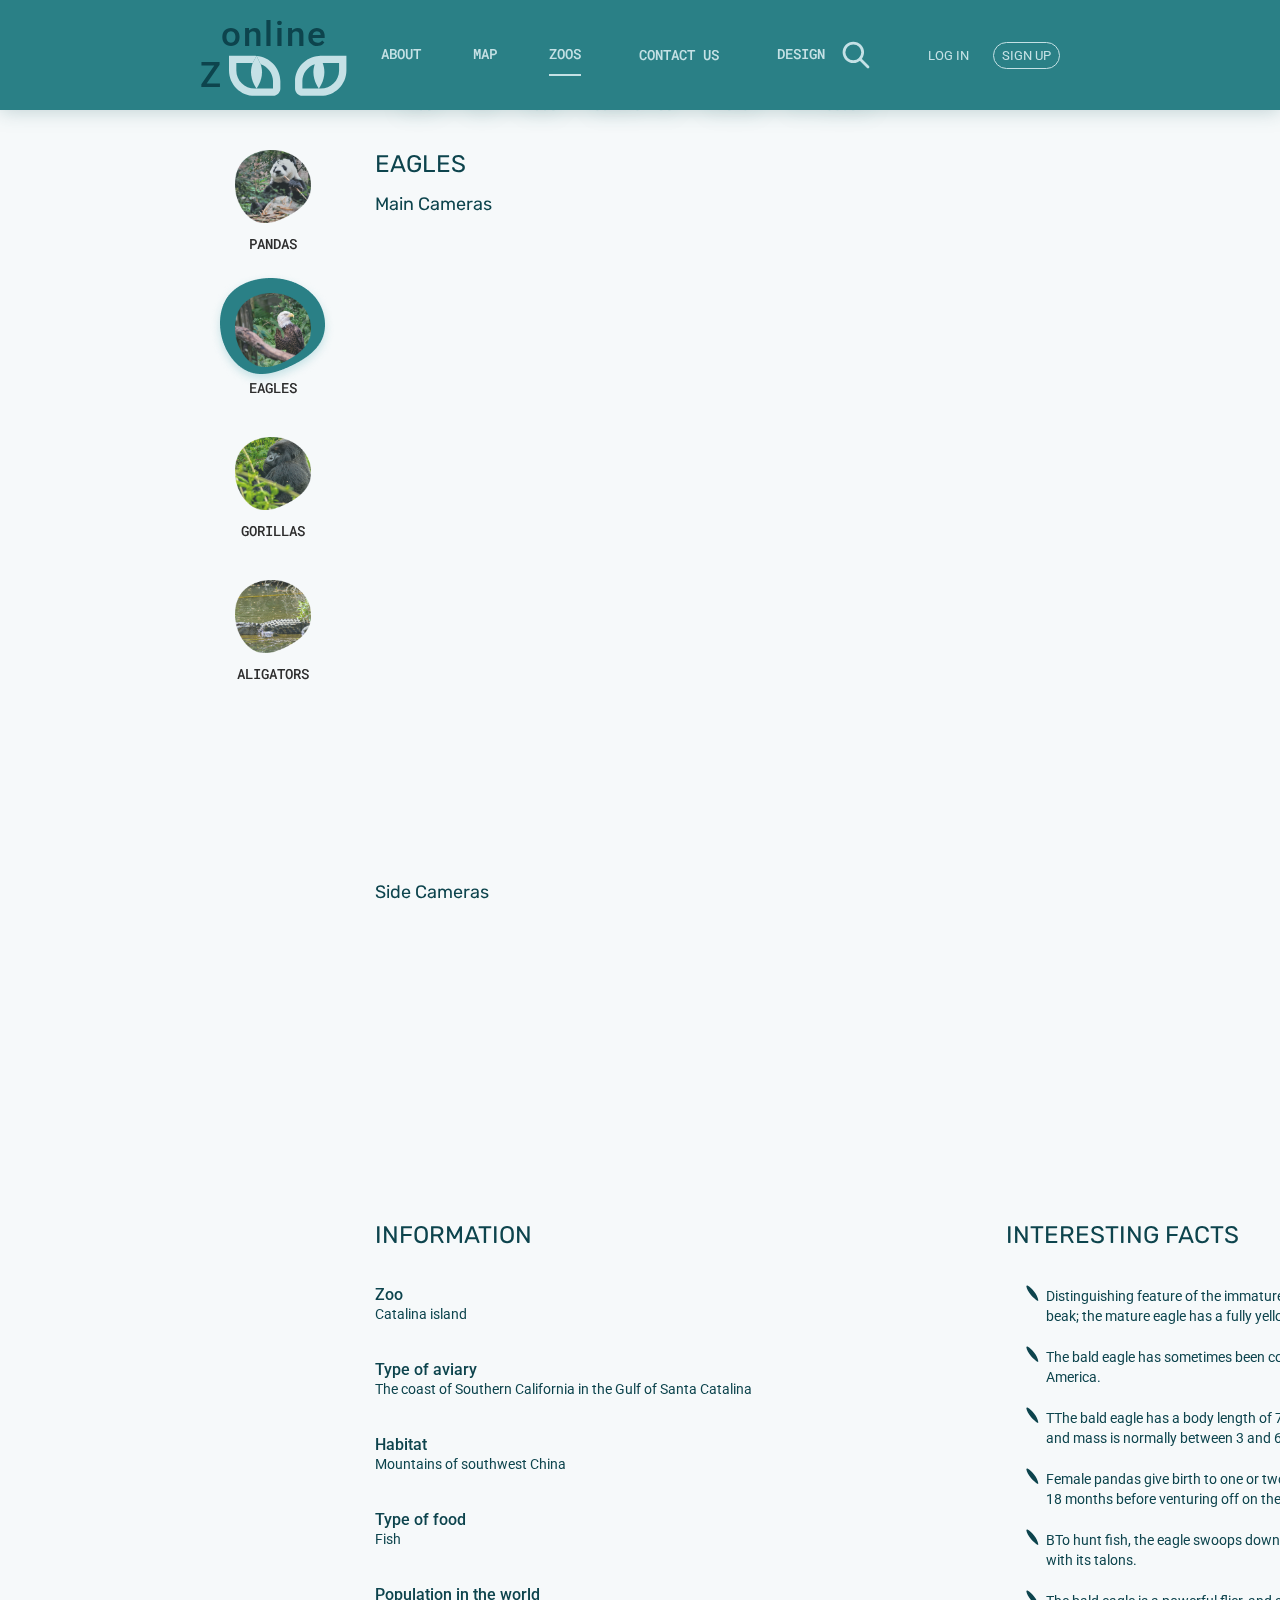
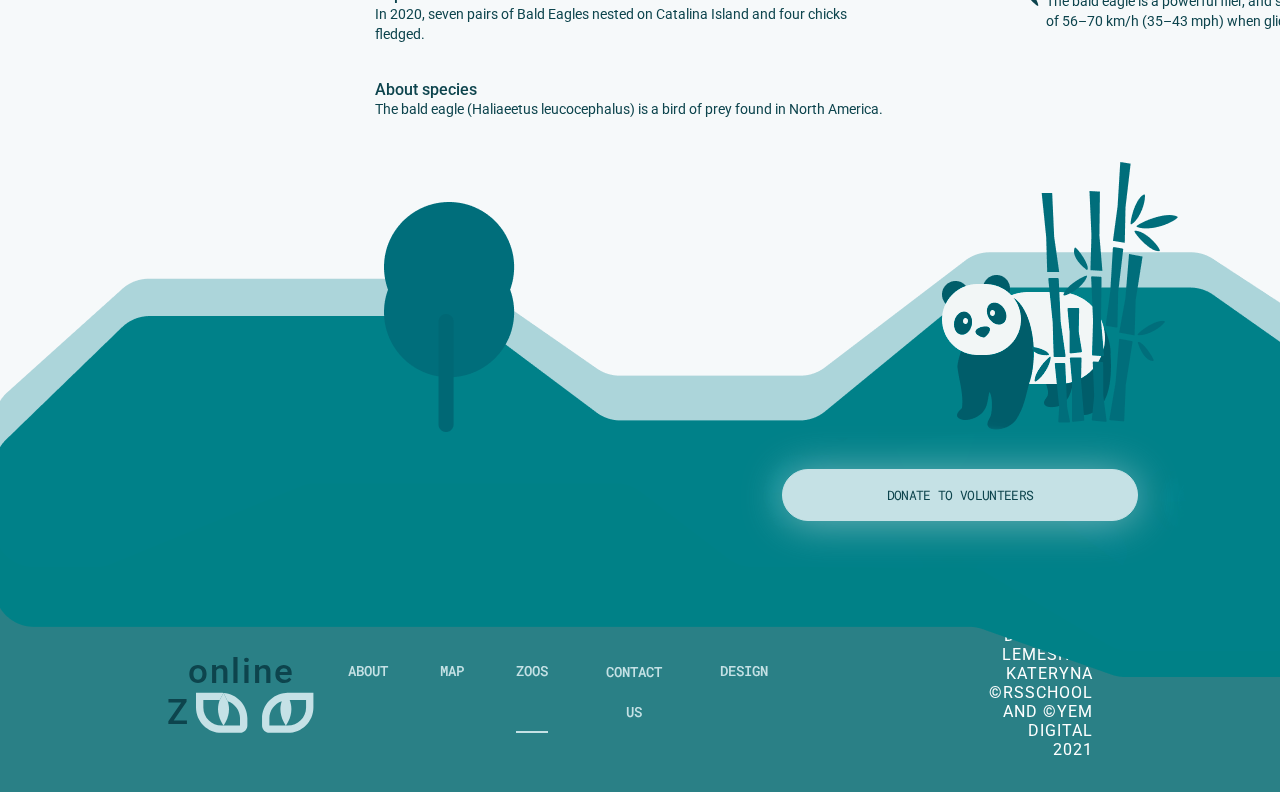
<file: pages/zoos-eagles/index.html>
<!DOCTYPE html>
<html lang="en">

<head>
    <meta charset="UTF-8">
    <meta http-equiv="X-UA-Compatible" content="IE=edge">
    <meta name="viewport" content="width=device-width, initial-scale=1.0">
    <title>Zoos</title>
    <link rel="stylesheet" href="style.css">
    <link rel="stylesheet" href="./media/media.css">
    <link rel="stylesheet" href="../../assets/others/others.css">
    <link rel="stylesheet" href="../../assets/others/media/media.css">
</head>

<body>
    <section class="header-hero">
        <section class="header-wrapper">     
            <header class="header">
                <a class="logo" href="">
                    <p class="logo-title">online</p>
                    <div class="logo-container">
                        <p class="logo-title">Z</p>
                        <img src="../../assets/icons/logo.svg" class="logo-icon">
                    </div>
                </a>
                <nav class="nav header-nav">
                    <a href="../../index.html" class="nav-link">About</a>
                    <a href="../map/index.html" class="nav-link">Map</a>
                    <a href="" class="nav-link">Zoos</a>
                    <button class="nav-link" id="contact-open__header">Contact us</button>
                    <a href="https://www.figma.com/file/vzrwoqf0kSG1uOify8BRBR/online-zoo?node-id=0%3A1" class="nav-link">Design</a>
                </nav>
                <div class="header-container">
                    <input type="text" class="header-container__input">
                    <button class="header-container__search"></button>
                    <button id="login-open" class="header-container__login">log in</button>
                    <button id="signup-open" class="header-container__signup">sign up</button>
                    <button id="menu-open" class="header-container__btn"></button>
                </div>
            </header>
        </section>
        <section class="menu">
            <a href="" class="menu-link">About</a>
            <a href="./pages/map/index.html" class="menu-link">Map</a>
            <a href="./pages/zoos-pandas/index.html" class="menu-link">Zoos</a>
            <button class="menu-link" id="contact-open__menu">Contact us</button>
            <a href="https://www.figma.com/file/vzrwoqf0kSG1uOify8BRBR/online-zoo?node-id=0%3A1" class="menu-link">Design</a>
            <button class="menu-link" id="login-open-2">my account</button>
        </section>
    <section class="main-section">
        <aside class="aside">
            <div class="aside-container">
                <a href="../zoos-pandas/index.html" class="aside-link">
                    <img class="aside-link__img" src="../../assets/images/Pandas.png" alt="">
                </a>
                <h3 class="aside-name">Pandas</h3>
            </div>
            <div class="aside-container">
                <a href="../zoos-eagles/index.html" class="aside-link">
                    <img class="aside-link__img" src="../../assets/images/eagles.png" alt="">
                    <img class="aside-link__bg" src="../../assets/images/Vector.png" alt="">
                </a>
                <h3 class="aside-name">eagles</h3>
            </div>
            <div class="aside-container">
                <a href="../zoos-gorillas/index.html" class="aside-link">
                    <img class="aside-link__img" src="../../assets/images/gorrilas.png" alt="">
                </a>
                <h3 class="aside-name">gorillas</h3>
            </div>
            <div class="aside-container">
                <a href="../zoos-alligators/index.html" class="aside-link">
                    <img class="aside-link__img" src="../../assets/images/aligators.png" alt="">
                </a>
                <h3 class="aside-name">aligators</h3>
            </div>
        </aside>
        <section class="maincam">
            <h2 class="maincam-title">Eagles</h2>
            <div class="maincam-card">
                <button class="maincam-card__btn"></button>
                <button class="maincam-card__btn"></button>
            </div>
            <h3 class="maincam-subtitle">Main cameras</h3>
            <iframe class="maincam-iframe" width="100%" height="604px" src="https://www.youtube.com/embed/dUE_AMCliSU" title="YouTube video player" frameborder="0" allow="accelerometer; autoplay; clipboard-write; encrypted-media; gyroscope; picture-in-picture" allowfullscreen></iframe>
        </section>
        <section class="sidecam">
            <h3 class="sidecam-subtitle">Side cameras</h3>
            <div class="sidecam-container">
                <iframe class="sidecam-container__iframe" width="380" height="210" src="https://www.youtube.com/embed/gsO7lmS8XG8" title="YouTube video player" frameborder="0" allow="accelerometer; autoplay; clipboard-write; encrypted-media; gyroscope; picture-in-picture" allowfullscreen></iframe>
                <iframe class="sidecam-container__iframe" width="380" height="210" src="https://www.youtube.com/embed/gsO7lmS8XG8" title="YouTube video player" frameborder="0" allow="accelerometer; autoplay; clipboard-write; encrypted-media; gyroscope; picture-in-picture" allowfullscreen></iframe>
                <iframe class="sidecam-container__iframe" width="380" height="210" src="https://www.youtube.com/embed/gsO7lmS8XG8" title="YouTube video player" frameborder="0" allow="accelerometer; autoplay; clipboard-write; encrypted-media; gyroscope; picture-in-picture" allowfullscreen></iframe>
                <div class="sidecam-container__listener">
                    <button class="sidecam-container__listener-btn"></button>
                    <button class="sidecam-container__listener-btn"></button>
                </div>
            </div>
        </section>
        <section class="information">
            <div class="info">
                <h2 class="information-title">information</h2>
                <div class="info-card">
                    <h2 class="info-card__subtitle">Zoo</h2>
                    <p class="info-card__text">Catalina island</p>
                </div>
                <div class="info-card">
                    <h2 class="info-card__subtitle">Type of aviary</h2>
                    <p class="info-card__text">The coast of Southern California in the Gulf of Santa Catalina</p>
                </div>
                <div class="info-card">
                    <h2 class="info-card__subtitle">Habitat</h2>
                    <p class="info-card__text">Mountains of southwest China</p>
                </div>
                <div class="info-card">
                    <h2 class="info-card__subtitle">Type of food</h2>
                    <p class="info-card__text">Fish</p>
                </div>
                <div class="info-card">
                    <h2 class="info-card__subtitle">Population in the world</h2>
                    <p class="info-card__text">In 2020, seven pairs of Bald Eagles nested on Catalina Island and four chicks fledged.</p>
                </div>
                <div class="info-card">
                    <h2 class="info-card__subtitle">About species</h2>
                    <p class="info-card__text">The bald eagle (Haliaeetus leucocephalus) is a bird of prey found in North America.</p>
                </div>
            </div>
            <div class="facts">
                <h2 class="information-title">Interesting facts</h2>
                <ul class="facts-container">
                    <li class="facts-card">
                        <p class="facts-text">Distinguishing feature of the immature bald eagle over the mature bird is its black, yellow-tipped beak; the mature eagle has a fully yellow beak.
                    </li>
                    <li class="facts-card">
                        <p class="facts-text">The bald eagle has sometimes been considered the largest true raptor (accipitrid) in North America.</p>
                    </li>
                    <li class="facts-card">
                        <p class="facts-text">TThe bald eagle has a body length of 70–102 cm. Typical wingspan is between 1.8 and 2.3 m and mass is normally between 3 and 6.3 kg.</p>
                    </li>
                    <li class="facts-card">
                        <p class="facts-text">Female pandas give birth to one or two cubs every two years. Cubs stay with their mothers for 18 months before venturing off on their own.</p>
                    </li>
                    <li class="facts-card">
                        <p class="facts-text">BTo hunt fish, the eagle swoops down over the water and snatches the fish out of the water with its talons.</p>
                    </li>
                    <li class="facts-card">
                        <p class="facts-text">The bald eagle is a powerful flier, and soars on thermal convection currents. It reaches speeds of 56–70 km/h (35–43 mph) when gliding and flapping.</p>
                        </p>
                    </li>
                </ul>
            </div>
        </section>
    </section>
    <section class="donate">
        <button class="donate-btn" id="donate-open">Donate to volunteers</button>
    </section>
    <section class="footer-wrapper">
        <footer class="footer">
            <a class="logo" href="../../index.html">
                <p class="logo-title">online</p>
                <div class="logo-container">
                    <p class="logo-title">Z</p>
                    <img src="../../assets/icons/logo.svg" class="logo-icon">
                </div>
            </a>
            <nav class="nav">
                <a href="../../index.html" class="nav-link">About</a>
                <a href="../map/index.html" class="nav-link">Map</a>
                <a href="" class="nav-link">Zoos</a>
                <button class="nav-link" id="contact-open__footer">Contact us</button>
                <a href="https://www.figma.com/file/vzrwoqf0kSG1uOify8BRBR/online-zoo?node-id=0%3A1" class="nav-link">Design</a>
            </nav>
            <div class="footer-container">
                <p class="footer-author">Design by Lemeshko Kateryna</p>
                <p class="footer-author footer-author-2"> ©RSSchool and ©Yem Digital 2021</p>
            </div>
        </footer>
    </section>

    <!--Contact-us || pop-up-->
    <section id="contact">
        <button id="contact-close" class="btn-close">
        </button>
        <h2 id="contact-title">contact us</h2>
        <form id="contact-form" action="">
            <div id="contact-card">
                <h3 id="contact-card__subtitle">Name</h3>
                <p class="text-error" id="contact-card__text-1">Write your name here!</p>
                <input type="text" id="contact-card__input" class=" contact-card__input-1">
            </div>
            <div id="contact-card">
                <h3 id="contact-card__subtitle">Email</h3>
                <p class="text-error" id="contact-card__text-2">Write your email here!</p>
                <input type="text" id="contact-card__input" class="contact-card__input-2">
            </div>
            <div id="contact-card">
                <h3 id="contact-card__subtitle">Your Message</h3>
                <p class="text-error" id="contact-card__text-3">Write something message here!</p>
                <input type="text" id="contact-card__input-big">
            </div>
        </form>
        <button id="contact-btn" class="send-btn">send</button>
    </section>

    <!--Donation || pop-up-->
    <section id="donate">
        <button id="donate-close" class="btn-close">
        </button>
        <h2 id="donate-title">Donate to volunteers</h2>
        <p id="donate-text">Support your favourite animals. It is as simple as buying a cup of coffee.</p>
        <div id="donate-container">
            <div id="donate-card">
                <h2 id="donate-card__subtitle">Choose an animal</h2>
                <p class="text-error" id="donate-card__text-1">Choose your animals! (Pandas, eagles, gorillas, alligators)</p>
                <input type="text" class="donate-card__input-1" id="donate-card__input">
            </div>
            <div id="donate-payments">
                <h2 id="donate-card__subtitle">payments</h2>
                <div id="donate-payments__card">
                    <button id="donate-payments__card-btn">Monthly</button>
                    <button id="donate-payments__card-btn">One-time</button>
                </div>
                <button id="donate-payments__btn">3$</button>
                <button id="donate-payments__btn">5$</button>
                <button id="donate-payments__btn">10$</button>
                <button id="donate-payments__btn">$25</button>
            </div>
        </div>
        <div id="donate-card">
            <h2 id="donate-card__subtitle">Your name</h2>
            <p class="text-error" id="donate-card__text-2">Write your name!</p>
            <input type="text" class="donate-card__input-2" id="donate-card__input">
        </div>
        <div id="donate-card">
            <h2 id="donate-card__subtitle">Your email</h2>
            <p class="text-error" id="donate-card__text-3">Write your email!</p>
            <input type="text" class="donate-card__input-3" id="donate-card__input">
        </div>
        <div id="donate-card">
            <img id="donate-card__icons" src="../../assets/icons/Pay-methods.svg" alt="">
            <p class="text-error" id="donate-card__text-4">Write your all card info!<br> (Number, MM, YY and CVC)</p>
            <p class="text-error" id="donate-card__text-5">The card number is written incorrectly.<br> Example: 8203 5432 7854 2519</p>
            <div id="donate-card__pay">
                <div id="donate-card__pay-container-1">
                    <img src="../../assets/icons/card.svg" alt="">
                    <input placeholder="Card Number" id="donate-card__pay-input-1" class="donate-card__pay-input-1">
                </div>
                <div id="donate-card__pay-container-2">
                    <input placeholder="MM" type="number" id="donate-card__pay-input" class="donate-card__pay-input-2">
                    /
                    <input placeholder="YY" type="number" id="donate-card__pay-input" class="donate-card__pay-input-3">
                    <input placeholder="CVC" type="number" id="donate-card__pay-input" class="donate-card__pay-input-4">
                </div>
            </div>
        </div>
        <button id="donate-send" class="send-btn">send</button>
        <div id="donate-ps">
            <img src="../../assets/icons/protect.svg" alt="">
            <p id="donate-ps__text">Your payment is protected</p>
        </div>
    </section>
    <section id="signup" class="register">
        <button id="signup-close" class="btn-close"></button>
        <div class="register-header">
            <div class="logo">
                <p class="logo-title">online</p>
                <div class="logo-container">
                    <p class="logo-title">Z</p>
                    <img src="../../assets/icons/logo.svg" class="logo-icon">
                </div>
            </div>
        </div>
        <div class="register-main">
            <div class="register-togglers">
                <button class="register-togglers__btn register-togglers__btn-dark">Create account</button>
                <button id="right-toggler" class="register-togglers__btn register-togglers__btn-light">Log in</button>
            </div>
            <div class="register-loginThrough">
                <button class="register-loginThrough__btn">
                    <img src="../../assets/icons/google.svg" alt="">
                    Google Sign in    
                </button>
                <button class="register-loginThrough__btn">
                    <img src="../../assets/icons/facebook.svg" alt="">
                    Facebook Sign in   
                </button>
            </div>
            <div class="register-container">
                <div class="register-card">
                    <h2 class="register-card__subtitle">Name</h2>
                    <p class="text-error" id="signupErrText-1">Write your name!</p>
                    <input type="text" id="signup-input-1" class="register-card__input">
                </div>
                <div class="register-card">
                    <h2 class="register-card__subtitle">Email</h2>
                    <p class="text-error" id="signupErrText-2">Write your email!</p>
                    <input type="text" id="signup-input-2" class="register-card__input">
                </div>
                <div class="register-card">
                    <h2 class="register-card__subtitle">Password</h2>
                    <p class="text-error" id="signupErrText-3">Password length must be more than 6 characters</p>
                    <input type="text" id="signup-input-3" class="register-card__input">
                </div>
            </div>
            <div class="register-agreement">
                <input type="checkbox" class="register-agreement__checkbox" id="signup-checkbox">
                <p class="register-agreement__text" id="signupErrUnderline">
                    Agree with the <a href="" class="register-agreement__text-link">User Agreement</a> 
                    and <a href="" class="register-agreement__text-link">Policy</a>
                </p>
            </div>
            <button id="signup-send" class="send-btn">send</button>
        </div>
    </section>

    <section id="login" class="register">
        <button id="login-close" class="btn-close"></button>
        <div class="register-header">
            <div class="logo">
                <p class="logo-title">online</p>
                <div class="logo-container">
                    <p class="logo-title">Z</p>
                    <img src="../../assets/icons/logo.svg" class="logo-icon">
                </div>
            </div>
        </div>
        <div class="register-main">
            <div class="register-togglers">
                <button id="left-toggler" class="register-togglers__btn register-togglers__btn-light">Create account</button>
                <button class="register-togglers__btn register-togglers__btn-dark">Log in</button>
            </div>
            <div class="register-loginThrough">
                <button class="register-loginThrough__btn">
                    <img src="../../assets/icons/google.svg" alt="">
                    Google Sign in    
                </button>
                <button class="register-loginThrough__btn">
                    <img src="../../assets/icons/facebook.svg" alt="">
                    Facebook Sign in   
                </button>
            </div>
            <div class="register-container">
                <div class="register-card">
                    <h2 class="register-card__subtitle">Email</h2>
                    <p class="text-error" id="loginErrText-1">Write your email!</p>
                    <input type="text" id="login-input-1" class="register-card__input">
                </div>
                <div class="register-card">
                    <h2 class="register-card__subtitle">Password</h2>
                    <p class="text-error" id="loginErrText-2">Write your Password!</p>
                    <input type="text" id="login-input-2" class="register-card__input">
                </div>
            </div>
            <button id="login-send" class="send-btn login-btn">send</button>
        </div>
    </section>
    <section class="substrate"></section>

    <script type="module" src="../../script.js"></script>
</body>

</html>
</file>
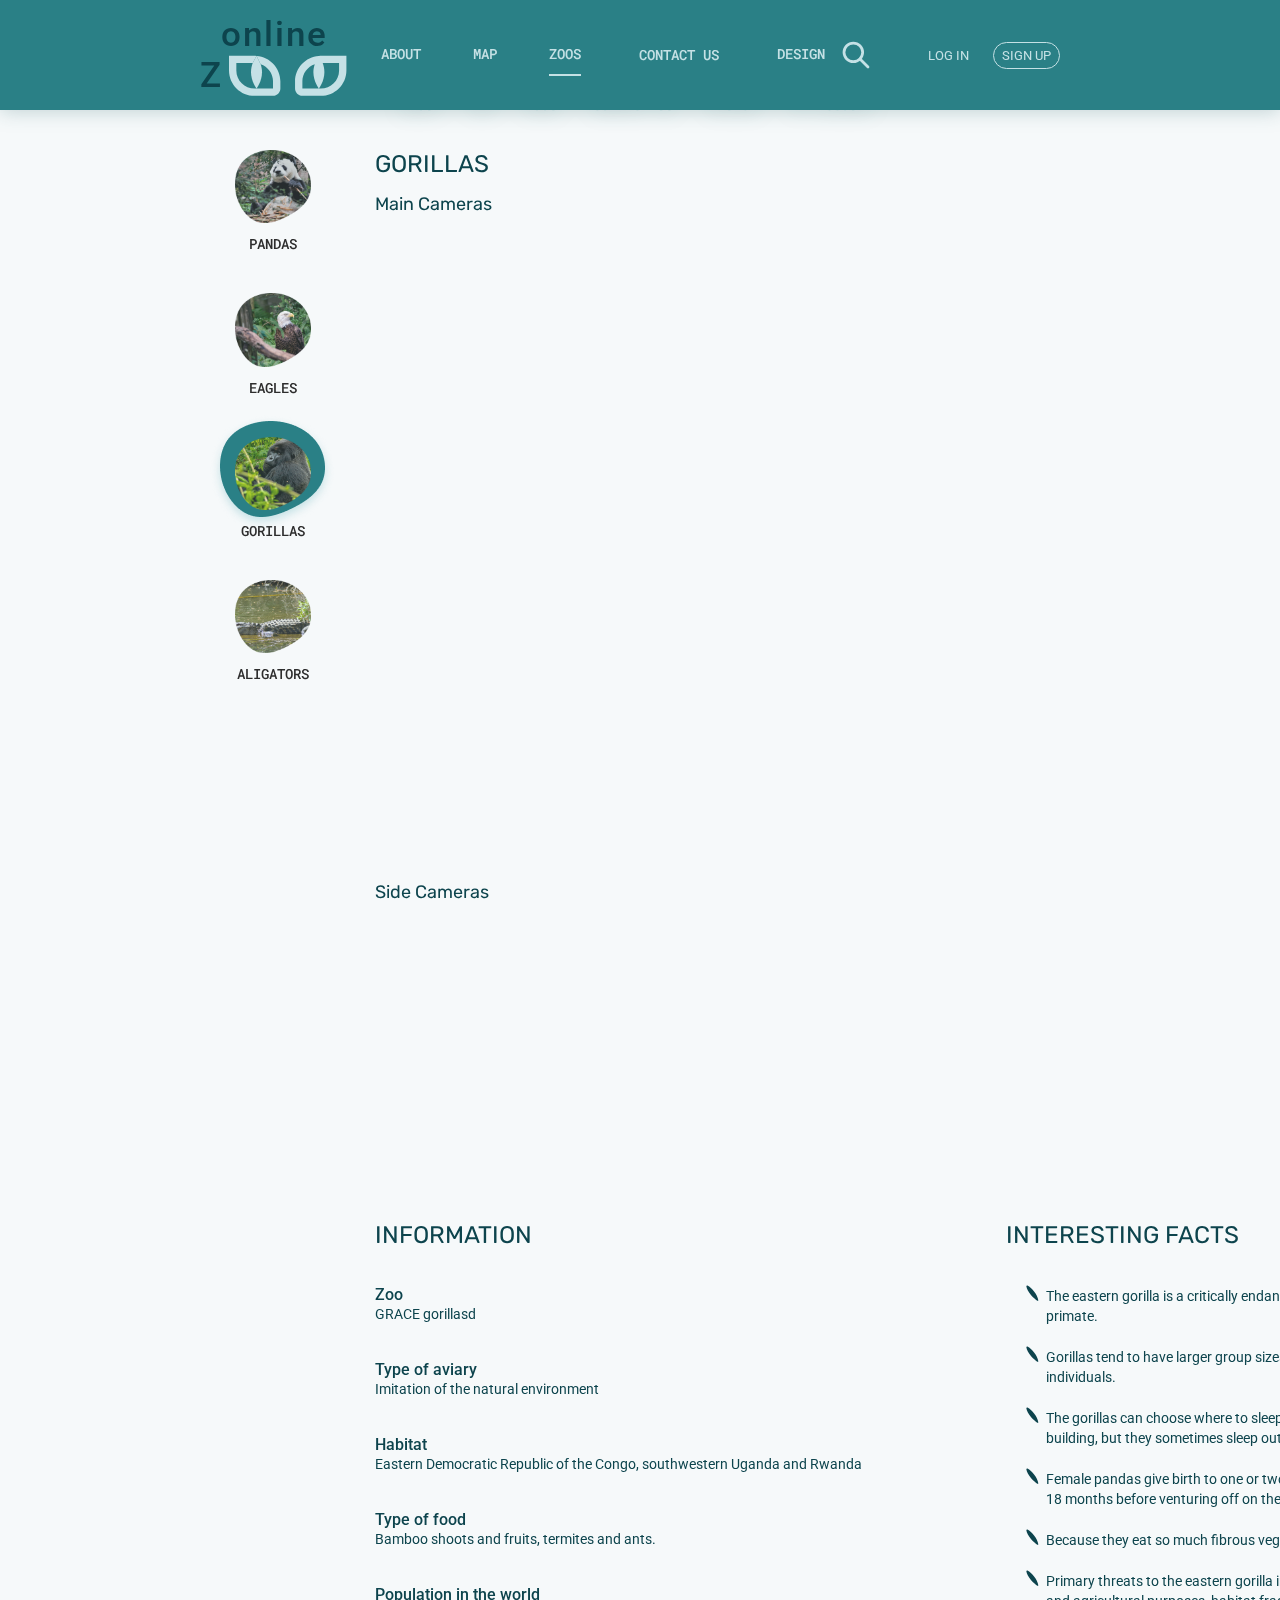
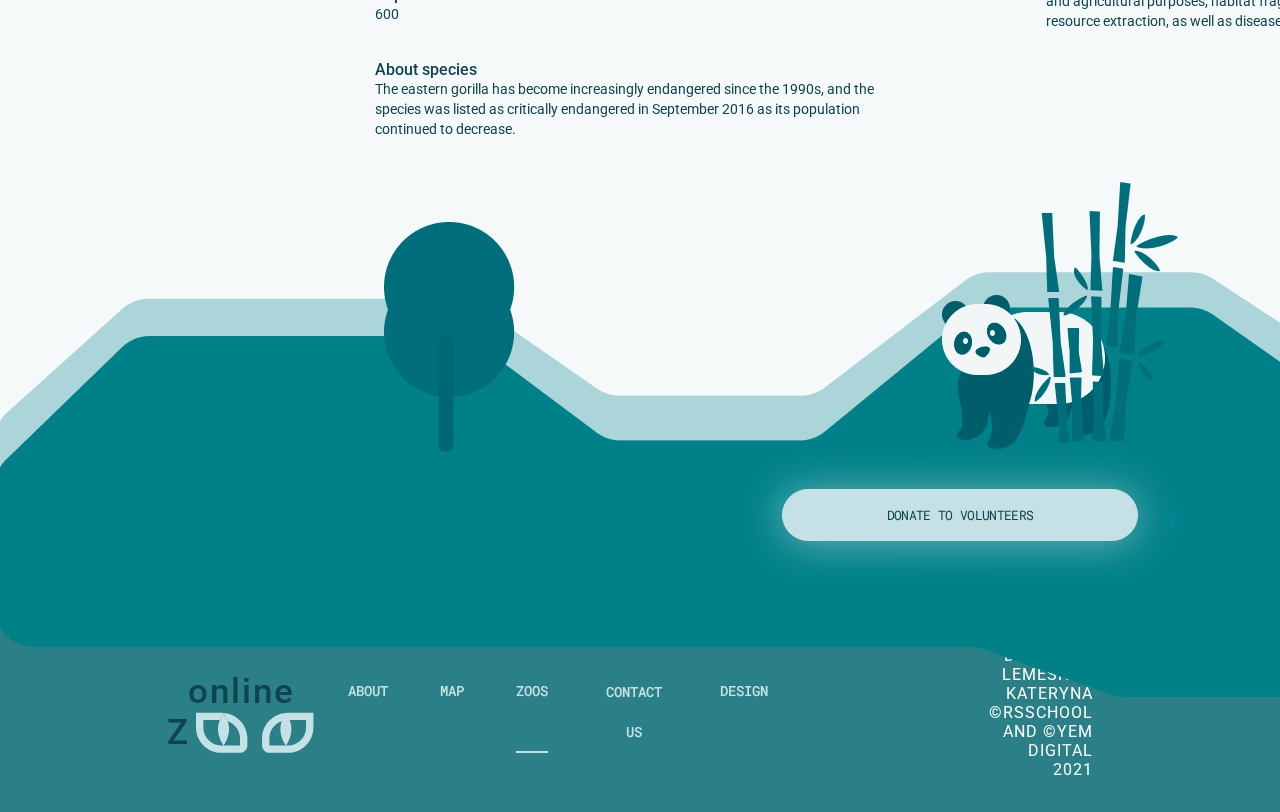
<file: pages/zoos-gorillas/index.html>
<!DOCTYPE html>
<html lang="en">

<head>
    <meta charset="UTF-8">
    <meta http-equiv="X-UA-Compatible" content="IE=edge">
    <meta name="viewport" content="width=device-width, initial-scale=1.0">
    <title>Zoos</title>
    <link rel="stylesheet" href="style.css">
    <link rel="stylesheet" href="./media/media.css">
    <link rel="stylesheet" href="../../assets/others/others.css">
    <link rel="stylesheet" href="../../assets/others/media/media.css">
</head>

<body>
    <section class="header-hero">
        <section class="header-wrapper">     
            <header class="header">
                <a class="logo" href="">
                    <p class="logo-title">online</p>
                    <div class="logo-container">
                        <p class="logo-title">Z</p>
                        <img src="../../assets/icons/logo.svg" class="logo-icon">
                    </div>
                </a>
                <nav class="nav header-nav">
                    <a href="../../index.html" class="nav-link">About</a>
                    <a href="../map/index.html" class="nav-link">Map</a>
                    <a href="" class="nav-link">Zoos</a>
                    <button class="nav-link" id="contact-open__header">Contact us</button>
                    <a href="https://www.figma.com/file/vzrwoqf0kSG1uOify8BRBR/online-zoo?node-id=0%3A1" class="nav-link">Design</a>
                </nav>
                <div class="header-container">
                    <input type="text" class="header-container__input">
                    <button class="header-container__search"></button>
                    <button id="login-open" class="header-container__login">log in</button>
                    <button id="signup-open" class="header-container__signup">sign up</button>
                    <button id="menu-open" class="header-container__btn"></button>
                </div>
            </header>
        </section>
        <section class="menu">
            <a href="" class="menu-link">About</a>
            <a href="./pages/map/index.html" class="menu-link">Map</a>
            <a href="./pages/zoos-pandas/index.html" class="menu-link">Zoos</a>
            <button class="menu-link" id="contact-open__menu">Contact us</button>
            <a href="https://www.figma.com/file/vzrwoqf0kSG1uOify8BRBR/online-zoo?node-id=0%3A1" class="menu-link">Design</a>
            <button class="menu-link" id="login-open-2">my account</button>
        </section>
    <section class="main-section">
        <aside class="aside">
            <div class="aside-container">
                <a href="../zoos-pandas/index.html" class="aside-link">
                    <img class="aside-link__img" src="../../assets/images/Pandas.png" alt="">
                </a>
                <h3 class="aside-name">Pandas</h3>
            </div>
            <div class="aside-container">
                <a href="../zoos-eagles/index.html" class="aside-link">
                    <img class="aside-link__img" src="../../assets/images/eagles.png" alt="">
                </a>
                <h3 class="aside-name">eagles</h3>
            </div>
            <div class="aside-container">
                <a href="../zoos-gorillas/index.html" class="aside-link">
                    <img class="aside-link__img" src="../../assets/images/gorrilas.png" alt="">
                    <img class="aside-link__bg" src="../../assets/images/Vector.png" alt="">
                </a>
                <h3 class="aside-name">gorillas</h3>
            </div>
            <div class="aside-container">
                <a href="../zoos-alligators/index.html" class="aside-link">
                    <img class="aside-link__img" src="../../assets/images/aligators.png" alt="">
                </a>
                <h3 class="aside-name">aligators</h3>
            </div>
        </aside>
        <section class="maincam">
            <h2 class="maincam-title">gorillas</h2>
            <div class="maincam-card">
                <button class="maincam-card__btn"></button>
                <button class="maincam-card__btn"></button>
            </div>
            <h3 class="maincam-subtitle">Main cameras</h3>
            <iframe class="maincam-iframe" width="100%" height="604px" src="https://www.youtube.com/embed/7fQmjbx9zoY" title="YouTube video player" frameborder="0" allow="accelerometer; autoplay; clipboard-write; encrypted-media; gyroscope; picture-in-picture" allowfullscreen></iframe>
        </section>
        <section class="sidecam">
            <h3 class="sidecam-subtitle">Side cameras</h3>
            <div class="sidecam-container">
                <iframe class="sidecam-container__iframe" width="380" height="210" src="https://www.youtube.com/embed/tz0avWZoqjg" title="YouTube video player" frameborder="0" allow="accelerometer; autoplay; clipboard-write; encrypted-media; gyroscope; picture-in-picture" allowfullscreen></iframe>
                <iframe class="sidecam-container__iframe" width="380" height="210" src="https://www.youtube.com/embed/tz0avWZoqjg" title="YouTube video player" frameborder="0" allow="accelerometer; autoplay; clipboard-write; encrypted-media; gyroscope; picture-in-picture" allowfullscreen></iframe>
                <iframe class="sidecam-container__iframe" width="380" height="210" src="https://www.youtube.com/embed/tz0avWZoqjg" title="YouTube video player" frameborder="0" allow="accelerometer; autoplay; clipboard-write; encrypted-media; gyroscope; picture-in-picture" allowfullscreen></iframe>
                <div class="sidecam-container__listener">
                    <button class="sidecam-container__listener-btn"></button>
                    <button class="sidecam-container__listener-btn"></button>
                </div>
            </div>
        </section>
        <section class="information">
            <div class="info">
                <h2 class="information-title">information</h2>
                <div class="info-card">
                    <h2 class="info-card__subtitle">Zoo</h2>
                    <p class="info-card__text">GRACE gorillasd</p>
                </div>
                <div class="info-card">
                    <h2 class="info-card__subtitle">Type of aviary</h2>
                    <p class="info-card__text">Imitation of the natural environment</p>
                </div>
                <div class="info-card">
                    <h2 class="info-card__subtitle">Habitat</h2>
                    <p class="info-card__text">Eastern Democratic Republic of the Congo, southwestern Uganda and Rwanda</p>
                </div>
                <div class="info-card">
                    <h2 class="info-card__subtitle">Type of food</h2>
                    <p class="info-card__text">Bamboo shoots and fruits, termites and ants.</p>
                </div>
                <div class="info-card">
                    <h2 class="info-card__subtitle">Population in the world</h2>
                    <p class="info-card__text">600</p>
                </div>
                <div class="info-card">
                    <h2 class="info-card__subtitle">About species</h2>
                    <p class="info-card__text">The eastern gorilla has become increasingly endangered since the 1990s, and the species was listed as critically endangered in September 2016 as its population continued to decrease.</p>
                </div>
            </div>
            <div class="facts">
                <h2 class="information-title">Interesting facts</h2>
                <ul class="facts-container">
                    <li class="facts-card">
                        <p class="facts-text">The eastern gorilla is a critically endangered species of the genus Gorilla and the largest living primate.</p>
                    </li>
                    <li class="facts-card">
                        <p class="facts-text">Gorillas tend to have larger group sizes than their western relatives, numbering up to 35 individuals.</p>
                    </li>
                    <li class="facts-card">
                        <p class="facts-text">The gorillas can choose where to sleep and they often choose to bed down inside their night building, but they sometimes sleep outside too.</p>
                    </li>
                    <li class="facts-card">
                        <p class="facts-text">Female pandas give birth to one or two cubs every two years. Cubs stay with their mothers for 18 months before venturing off on their own.</p>
                    </li>
                    <li class="facts-card">
                        <p class="facts-text">Because they eat so much fibrous vegetation, gorillas spend a lot of time resting and digesting.</p>
                    </li>
                    <li class="facts-card">
                        <p class="facts-text">Primary threats to the eastern gorilla include habitat destruction for residential, commercial, and agricultural purposes, habitat fragmentation caused by transportation corridors and resource extraction, as well as disease.</p>
                    </li>
                </ul>
            </div>
        </section>
    </section>
    <section class="donate">
        <button class="donate-btn" id="donate-open">Donate to volunteers</button>
    </section>
    <section class="footer-wrapper">
        <footer class="footer">
            <a class="logo" href="../../index.html">
                <p class="logo-title">online</p>
                <div class="logo-container">
                    <p class="logo-title">Z</p>
                    <img src="../../assets/icons/logo.svg" class="logo-icon">
                </div>
            </a>
            <nav class="nav">
                <a href="../../index.html" class="nav-link">About</a>
                <a href="../map/index.html" class="nav-link">Map</a>
                <a href="" class="nav-link">Zoos</a>
                <button class="nav-link" id="contact-open__footer">Contact us</button>
                <a href="https://www.figma.com/file/vzrwoqf0kSG1uOify8BRBR/online-zoo?node-id=0%3A1" class="nav-link">Design</a>
            </nav>
            <div class="footer-container">
                <p class="footer-author">Design by Lemeshko Kateryna</p>
                <p class="footer-author footer-author-2"> ©RSSchool and ©Yem Digital 2021</p>
            </div>
        </footer>
    </section>

    <!--Contact-us || pop-up-->
    <section id="contact">
        <button id="contact-close" class="btn-close">
        </button>
        <h2 id="contact-title">contact us</h2>
        <form id="contact-form" action="">
            <div id="contact-card">
                <h3 id="contact-card__subtitle">Name</h3>
                <p class="text-error" id="contact-card__text-1">Write your name here!</p>
                <input type="text" id="contact-card__input" class=" contact-card__input-1">
            </div>
            <div id="contact-card">
                <h3 id="contact-card__subtitle">Email</h3>
                <p class="text-error" id="contact-card__text-2">Write your email here!</p>
                <input type="text" id="contact-card__input" class="contact-card__input-2">
            </div>
            <div id="contact-card">
                <h3 id="contact-card__subtitle">Your Message</h3>
                <p class="text-error" id="contact-card__text-3">Write something message here!</p>
                <input type="text" id="contact-card__input-big">
            </div>
        </form>
        <button id="contact-btn" class="send-btn">send</button>
    </section>

    <!--Donation || pop-up-->
    <section id="donate">
        <button id="donate-close" class="btn-close">
        </button>
        <h2 id="donate-title">Donate to volunteers</h2>
        <p id="donate-text">Support your favourite animals. It is as simple as buying a cup of coffee.</p>
        <div id="donate-container">
            <div id="donate-card">
                <h2 id="donate-card__subtitle">Choose an animal</h2>
                <p class="text-error" id="donate-card__text-1">Choose your animals! (Pandas, eagles, gorillas, alligators)</p>
                <input type="text" class="donate-card__input-1" id="donate-card__input">
            </div>
            <div id="donate-payments">
                <h2 id="donate-card__subtitle">payments</h2>
                <div id="donate-payments__card">
                    <button id="donate-payments__card-btn">Monthly</button>
                    <button id="donate-payments__card-btn">One-time</button>
                </div>
                <button id="donate-payments__btn">3$</button>
                <button id="donate-payments__btn">5$</button>
                <button id="donate-payments__btn">10$</button>
                <button id="donate-payments__btn">$25</button>
            </div>
        </div>
        <div id="donate-card">
            <h2 id="donate-card__subtitle">Your name</h2>
            <p class="text-error" id="donate-card__text-2">Write your name!</p>
            <input type="text" class="donate-card__input-2" id="donate-card__input">
        </div>
        <div id="donate-card">
            <h2 id="donate-card__subtitle">Your email</h2>
            <p class="text-error" id="donate-card__text-3">Write your email!</p>
            <input type="text" class="donate-card__input-3" id="donate-card__input">
        </div>
        <div id="donate-card">
            <img id="donate-card__icons" src="../../assets/icons/Pay-methods.svg" alt="">
            <p class="text-error" id="donate-card__text-4">Write your all card info!<br> (Number, MM, YY and CVC)</p>
            <p class="text-error" id="donate-card__text-5">The card number is written incorrectly.<br> Example: 8203 5432 7854 2519</p>
            <div id="donate-card__pay">
                <div id="donate-card__pay-container-1">
                    <img src="../../assets/icons/card.svg" alt="">
                    <input placeholder="Card Number" id="donate-card__pay-input-1" class="donate-card__pay-input-1">
                </div>
                <div id="donate-card__pay-container-2">
                    <input placeholder="MM" type="number" id="donate-card__pay-input" class="donate-card__pay-input-2">
                    /
                    <input placeholder="YY" type="number" id="donate-card__pay-input" class="donate-card__pay-input-3">
                    <input placeholder="CVC" type="number" id="donate-card__pay-input" class="donate-card__pay-input-4">
                </div>
            </div>
        </div>
        <button id="donate-send" class="send-btn">send</button>
        <div id="donate-ps">
            <img src="../../assets/icons/protect.svg" alt="">
            <p id="donate-ps__text">Your payment is protected</p>
        </div>
    </section>
    <section id="signup" class="register">
        <button id="signup-close" class="btn-close"></button>
        <div class="register-header">
            <div class="logo">
                <p class="logo-title">online</p>
                <div class="logo-container">
                    <p class="logo-title">Z</p>
                    <img src="../../assets/icons/logo.svg" class="logo-icon">
                </div>
            </div>
        </div>
        <div class="register-main">
            <div class="register-togglers">
                <button class="register-togglers__btn register-togglers__btn-dark">Create account</button>
                <button id="right-toggler" class="register-togglers__btn register-togglers__btn-light">Log in</button>
            </div>
            <div class="register-loginThrough">
                <button class="register-loginThrough__btn">
                    <img src="../../assets/icons/google.svg" alt="">
                    Google Sign in    
                </button>
                <button class="register-loginThrough__btn">
                    <img src="../../assets/icons/facebook.svg" alt="">
                    Facebook Sign in   
                </button>
            </div>
            <div class="register-container">
                <div class="register-card">
                    <h2 class="register-card__subtitle">Name</h2>
                    <p class="text-error" id="signupErrText-1">Write your name!</p>
                    <input type="text" id="signup-input-1" class="register-card__input">
                </div>
                <div class="register-card">
                    <h2 class="register-card__subtitle">Email</h2>
                    <p class="text-error" id="signupErrText-2">Write your email!</p>
                    <input type="text" id="signup-input-2" class="register-card__input">
                </div>
                <div class="register-card">
                    <h2 class="register-card__subtitle">Password</h2>
                    <p class="text-error" id="signupErrText-3">Password length must be more than 6 characters</p>
                    <input type="text" id="signup-input-3" class="register-card__input">
                </div>
            </div>
            <div class="register-agreement">
                <input type="checkbox" class="register-agreement__checkbox" id="signup-checkbox">
                <p class="register-agreement__text" id="signupErrUnderline">
                    Agree with the <a href="" class="register-agreement__text-link">User Agreement</a> 
                    and <a href="" class="register-agreement__text-link">Policy</a>
                </p>
            </div>
            <button id="signup-send" class="send-btn">send</button>
        </div>
    </section>

    <section id="login" class="register">
        <button id="login-close" class="btn-close"></button>
        <div class="register-header">
            <div class="logo">
                <p class="logo-title">online</p>
                <div class="logo-container">
                    <p class="logo-title">Z</p>
                    <img src="../../assets/icons/logo.svg" class="logo-icon">
                </div>
            </div>
        </div>
        <div class="register-main">
            <div class="register-togglers">
                <button id="left-toggler" class="register-togglers__btn register-togglers__btn-light">Create account</button>
                <button class="register-togglers__btn register-togglers__btn-dark">Log in</button>
            </div>
            <div class="register-loginThrough">
                <button class="register-loginThrough__btn">
                    <img src="../../assets/icons/google.svg" alt="">
                    Google Sign in    
                </button>
                <button class="register-loginThrough__btn">
                    <img src="../../assets/icons/facebook.svg" alt="">
                    Facebook Sign in   
                </button>
            </div>
            <div class="register-container">
                <div class="register-card">
                    <h2 class="register-card__subtitle">Email</h2>
                    <p class="text-error" id="loginErrText-1">Write your email!</p>
                    <input type="text" id="login-input-1" class="register-card__input">
                </div>
                <div class="register-card">
                    <h2 class="register-card__subtitle">Password</h2>
                    <p class="text-error" id="loginErrText-2">Write your Password!</p>
                    <input type="text" id="login-input-2" class="register-card__input">
                </div>
            </div>
            <button id="login-send" class="send-btn login-btn">send</button>
        </div>
    </section>
    <section class="substrate"></section>

    <script type="module" src="../../script.js"></script>
</body>

</html>
</file>
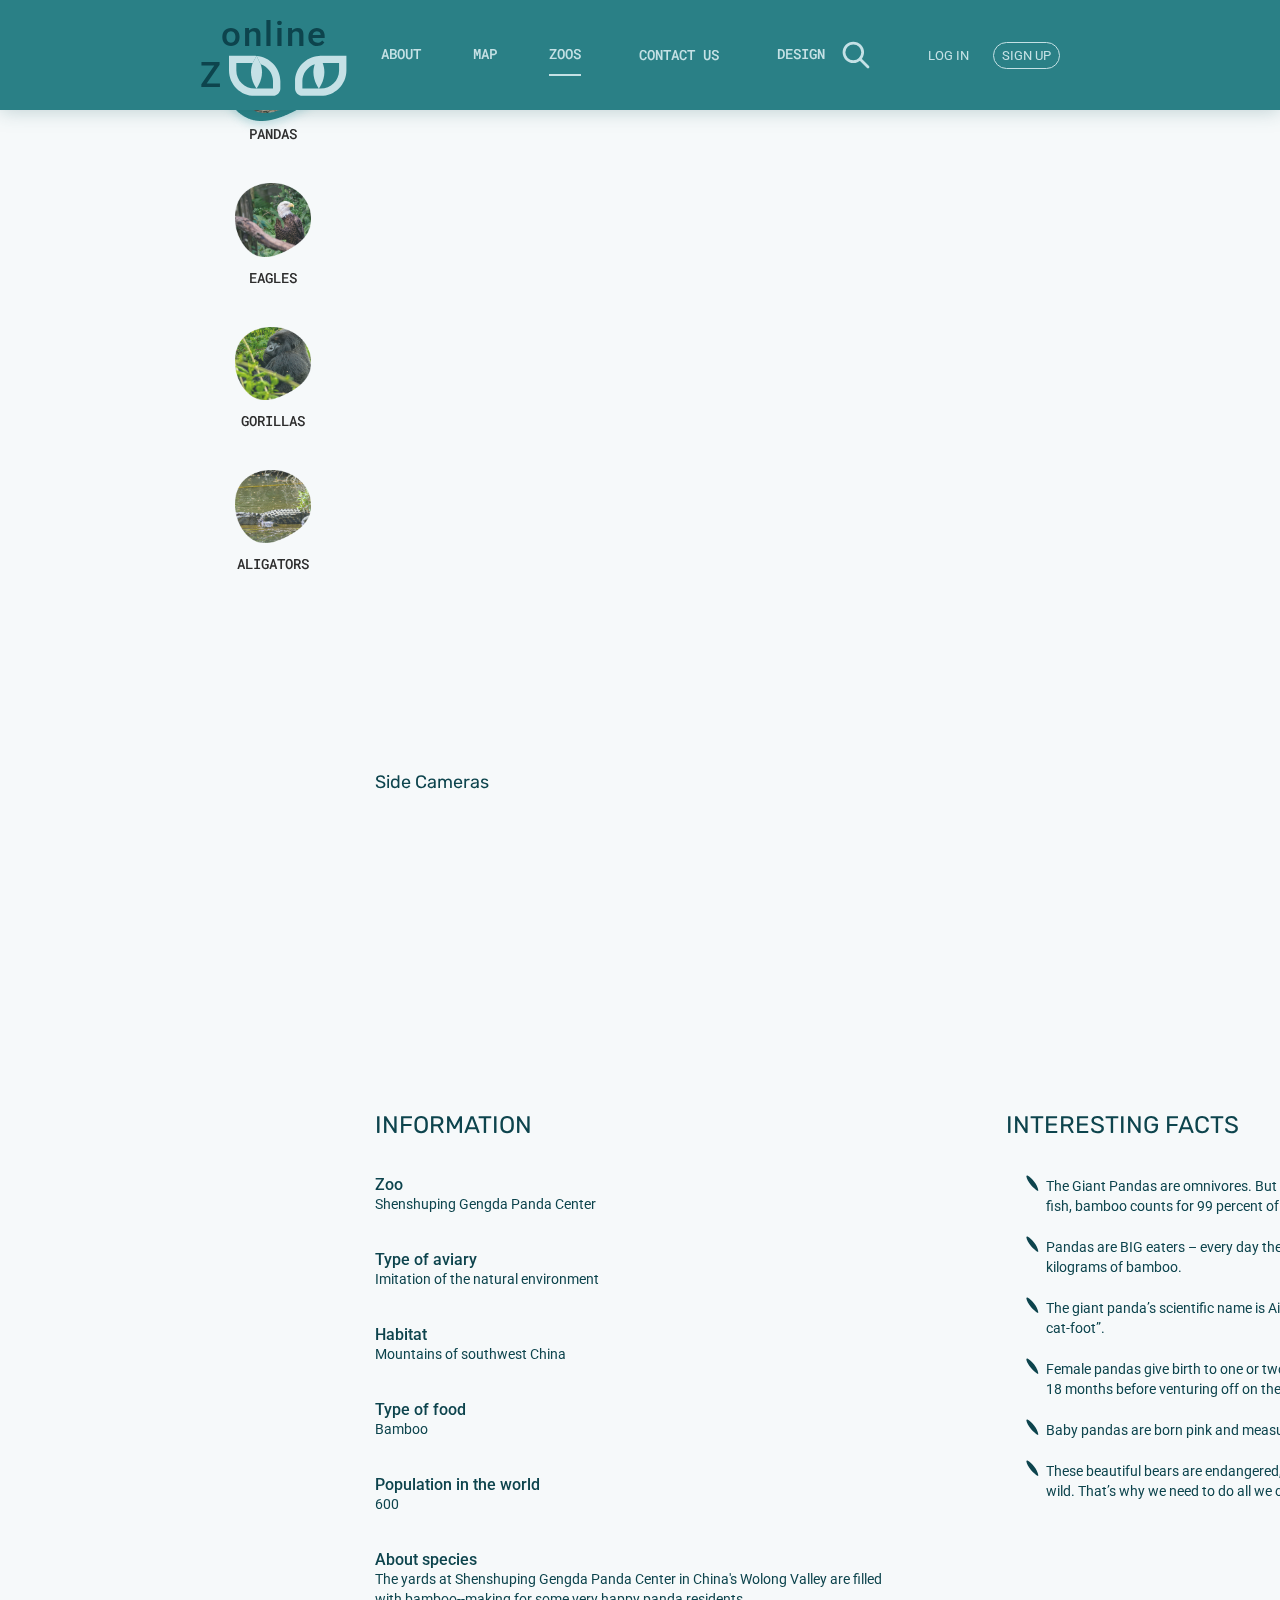
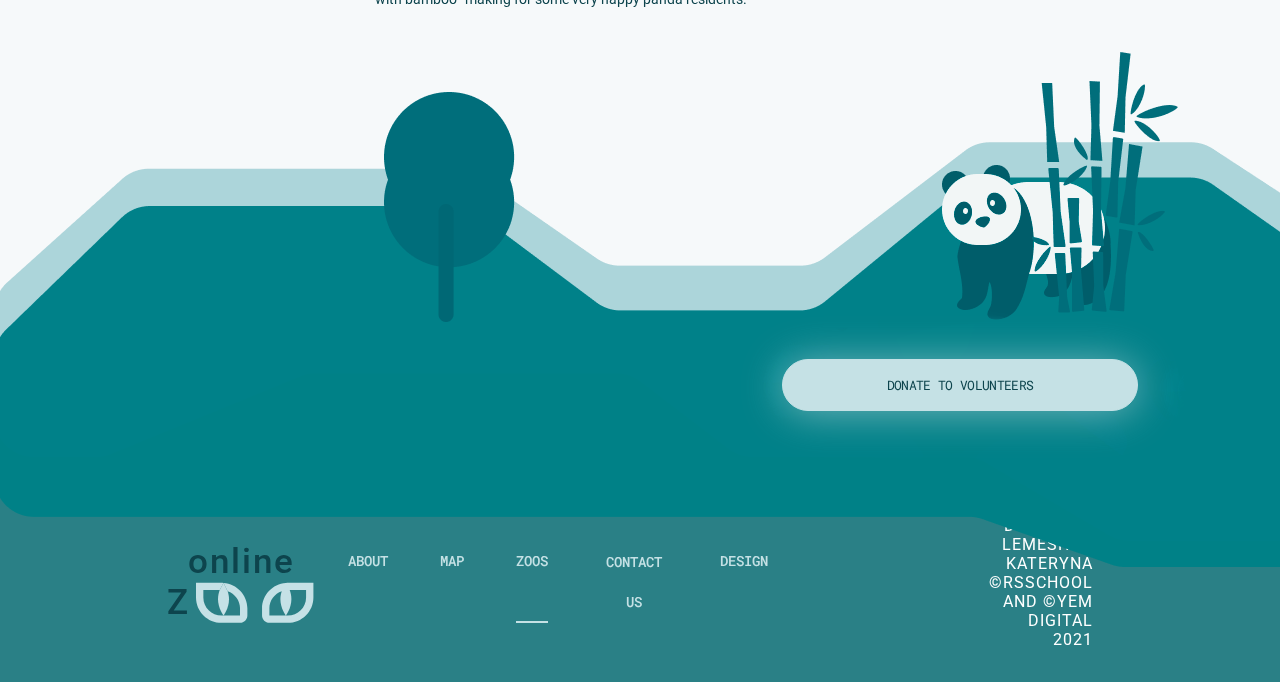
<file: pages/zoos-pandas/index.html>
<!DOCTYPE html>
<html lang="en">

<head>
    <meta charset="UTF-8">
    <meta http-equiv="X-UA-Compatible" content="IE=edge">
    <meta name="viewport" content="width=device-width, initial-scale=1.0">
    <title>Zoos</title>
    <link rel="stylesheet" href="style.css">
    <link rel="stylesheet" href="./media/media.css">
    <link rel="stylesheet" href="../../assets/others/others.css">
    <link rel="stylesheet" href="../../assets/others/media/media.css">
</head>

<body>
        <section class="header-wrapper">     
            <header class="header">
                <a class="logo" href="">
                    <p class="logo-title">online</p>
                    <div class="logo-container">
                        <p class="logo-title">Z</p>
                        <img src="../../assets/icons/logo.svg" class="logo-icon">
                    </div>
                </a>
                <nav class="nav header-nav">
                    <a href="../../index.html" class="nav-link">About</a>
                    <a href="../map/index.html" class="nav-link">Map</a>
                    <a href="" class="nav-link">Zoos</a>
                    <button class="nav-link" id="contact-open__header">Contact us</button>
                    <a href="https://www.figma.com/file/vzrwoqf0kSG1uOify8BRBR/online-zoo?node-id=0%3A1" class="nav-link">Design</a>
                </nav>
                <div class="header-container">
                    <input type="text" class="header-container__input">
                    <button class="header-container__search"></button>
                    <button id="login-open" class="header-container__login">log in</button>
                    <button id="signup-open" class="header-container__signup">sign up</button>
                    <button id="menu-open" class="header-container__btn"></button>
                </div>
            </header>
        </section>
        <section class="menu">
            <a href="../../index.html" class="menu-link">About</a>
            <a href="./pages/map/index.html" class="menu-link">Map</a>
            <a href="./pages/zoos-pandas/index.html" class="menu-link">Zoos</a>
            <button class="menu-link" id="contact-open__menu">Contact us</button>
            <a href="https://www.figma.com/file/vzrwoqf0kSG1uOify8BRBR/online-zoo?node-id=0%3A1" class="menu-link">Design</a>
            <button class="menu-link" id="login-open-2">my account</button>
        </section>
    <section class="main-section">
        <aside class="aside">
            <div class="aside-container">
                <a href="../zoos-pandas/index.html" class="aside-link">
                    <img class="aside-link__img" src="../../assets/images/Pandas.png" alt="">
                    <img class="aside-link__bg" src="../../assets/images/Vector.png" alt="">
                </a>
                <h3 class="aside-name">Pandas</h3>
            </div>
            <div class="aside-container">
                <a href="../zoos-eagles/index.html" class="aside-link">
                    <img class="aside-link__img" src="../../assets/images/eagles.png" alt="">
                </a>
                <h3 class="aside-name">eagles</h3>
            </div>
            <div class="aside-container">
                <a href="../zoos-gorillas/index.html" class="aside-link">
                    <img class="aside-link__img" src="../../assets/images/gorrilas.png" alt="">
                </a>
                <h3 class="aside-name">gorillas</h3>
            </div>
            <div class="aside-container">
                <a href="../zoos-alligators/index.html" class="aside-link">
                    <img class="aside-link__img" src="../../assets/images/aligators.png" alt="">
                </a>
                <h3 class="aside-name">aligators</h3>
            </div>
        </aside>
        <section class="maincam">
            <h2 class="maincam-title">The Giant Pandas</h2>
            <div class="maincam-card">
                <button class="maincam-card__btn"></button>
                <button class="maincam-card__btn"></button>
            </div>
            <h3 class="maincam-subtitle">Main cameras</h3>
            <iframe class="maincam-iframe" width="100%" height="604px" src="https://www.youtube.com/embed/dqT-UlYlg1s" title="YouTube video player" frameborder="0" allow="accelerometer; autoplay; clipboard-write; encrypted-media; gyroscope; picture-in-picture" allowfullscreen></iframe>
        </section>
        <section class="sidecam">
            <h3 class="sidecam-subtitle">Side cameras</h3>
            <div class="sidecam-container">
                <iframe class="sidecam-container__iframe" width="380" height="210" src="https://www.youtube.com/embed/OWH3_o75TEg" title="YouTube video player" frameborder="0" allow="accelerometer; autoplay; clipboard-write; encrypted-media; gyroscope; picture-in-picture" allowfullscreen></iframe>
                <iframe class="sidecam-container__iframe" width="380" height="210" src="https://www.youtube.com/embed/OWH3_o75TEg" title="YouTube video player" frameborder="0" allow="accelerometer; autoplay; clipboard-write; encrypted-media; gyroscope; picture-in-picture" allowfullscreen></iframe>
                <iframe class="sidecam-container__iframe" width="380" height="210" src="https://www.youtube.com/embed/OWH3_o75TEg" title="YouTube video player" frameborder="0" allow="accelerometer; autoplay; clipboard-write; encrypted-media; gyroscope; picture-in-picture" allowfullscreen></iframe>
                <div class="sidecam-container__listener">
                    <button class="sidecam-container__listener-btn"></button>
                    <button class="sidecam-container__listener-btn"></button>
                </div>
            </div>
        </section>
        <section class="information">
            <div class="info">
                <h2 class="information-title">information</h2>
                <div class="info-card">
                    <h2 class="info-card__subtitle">Zoo</h2>
                    <p class="info-card__text">Shenshuping Gengda Panda Center</p>
                </div>
                <div class="info-card">
                    <h2 class="info-card__subtitle">Type of aviary</h2>
                    <p class="info-card__text">Imitation of the natural environment</p>
                </div>
                <div class="info-card">
                    <h2 class="info-card__subtitle">Habitat</h2>
                    <p class="info-card__text">Mountains of southwest China</p>
                </div>
                <div class="info-card">
                    <h2 class="info-card__subtitle">Type of food</h2>
                    <p class="info-card__text">Bamboo</p>
                </div>
                <div class="info-card">
                    <h2 class="info-card__subtitle">Population in the world</h2>
                    <p class="info-card__text">600</p>
                </div>
                <div class="info-card">
                    <h2 class="info-card__subtitle">About species</h2>
                    <p class="info-card__text">The yards at Shenshuping Gengda Panda Center in China's Wolong Valley are filled with bamboo--making for some very happy panda residents.</p>
                </div>
            </div>
            <div class="facts">
                <h2 class="information-title">Interesting facts</h2>
                <ul class="facts-container">
                    <li class="facts-card">
                        <p class="facts-text">The Giant Pandas are omnivores. But whilst pandas will occasionally eat small animals and fish, bamboo counts for 99 percent of their diet.
                    </li>
                    <li class="facts-card">
                        <p class="facts-text">Pandas are BIG eaters – every day they fill their tummies for up to 12 hours, shifting up to 12 kilograms of bamboo.</p>
                    </li>
                    <li class="facts-card">
                        <p class="facts-text">The giant panda’s scientific name is Ailuropoda melanoleuca, which means “black and white cat-foot”.</p>
                    </li>
                    <li class="facts-card">
                        <p class="facts-text">Female pandas give birth to one or two cubs every two years. Cubs stay with their mothers for 18 months before venturing off on their own.</p>
                    </li>
                    <li class="facts-card">
                        <p class="facts-text">Baby pandas are born pink and measure about 15cm.</p>
                    </li>
                    <li class="facts-card">
                        <p class="facts-text">These beautiful bears are endangered, and it’s estimated that only around 1,000 remain in the wild. That’s why we need to do all we can to protect them!</p>
                        </p>
                    </li>
                </ul>
            </div>
        </section>
    </section>
    <section class="donate">
        <button class="donate-btn" id="donate-open">Donate to volunteers</button>
    </section>
    <section class="footer-wrapper">
        <footer class="footer">
            <a class="logo" href="../../index.html">
                <p class="logo-title">online</p>
                <div class="logo-container">
                    <p class="logo-title">Z</p>
                    <img src="../../assets/icons/logo.svg" class="logo-icon">
                </div>
            </a>
            <nav class="nav">
                <a href="../../index.html" class="nav-link">About</a>
                <a href="../map/index.html" class="nav-link">Map</a>
                <a href="" class="nav-link">Zoos</a>
                <button class="nav-link" id="contact-open__footer">Contact us</button>
                <a href="https://www.figma.com/file/vzrwoqf0kSG1uOify8BRBR/online-zoo?node-id=0%3A1" class="nav-link">Design</a>
            </nav>
            <div class="footer-container">
                <p class="footer-author">Design by Lemeshko Kateryna</p>
                <p class="footer-author footer-author-2"> ©RSSchool and ©Yem Digital 2021</p>
            </div>
        </footer>
    </section>

    <!--Contact-us || pop-up-->
    <section id="contact">
        <button id="contact-close" class="btn-close">
        </button>
        <h2 id="contact-title">contact us</h2>
        <form id="contact-form" action="">
            <div id="contact-card">
                <h3 id="contact-card__subtitle">Name</h3>
                <p class="text-error" id="contact-card__text-1">Write your name here!</p>
                <input type="text" id="contact-card__input" class=" contact-card__input-1">
            </div>
            <div id="contact-card">
                <h3 id="contact-card__subtitle">Email</h3>
                <p class="text-error" id="contact-card__text-2">Write your email here!</p>
                <input type="text" id="contact-card__input" class="contact-card__input-2">
            </div>
            <div id="contact-card">
                <h3 id="contact-card__subtitle">Your Message</h3>
                <p class="text-error" id="contact-card__text-3">Write something message here!</p>
                <input type="text" id="contact-card__input-big">
            </div>
        </form>
        <button id="contact-btn" class="send-btn">send</button>
    </section>

    <!--Donation || pop-up-->
    <section id="donate">
        <button id="donate-close" class="btn-close">
        </button>
        <h2 id="donate-title">Donate to volunteers</h2>
        <p id="donate-text">Support your favourite animals. It is as simple as buying a cup of coffee.</p>
        <div id="donate-container">
            <div id="donate-card">
                <h2 id="donate-card__subtitle">Choose an animal</h2>
                <p class="text-error" id="donate-card__text-1">Choose your animals! (Pandas, eagles, gorillas, alligators)</p>
                <input type="text" class="donate-card__input-1" id="donate-card__input">
            </div>
            <div id="donate-payments">
                <h2 id="donate-card__subtitle">payments</h2>
                <div id="donate-payments__card">
                    <button id="donate-payments__card-btn">Monthly</button>
                    <button id="donate-payments__card-btn">One-time</button>
                </div>
                <button id="donate-payments__btn">3$</button>
                <button id="donate-payments__btn">5$</button>
                <button id="donate-payments__btn">10$</button>
                <button id="donate-payments__btn">$25</button>
            </div>
        </div>
        <div id="donate-card">
            <h2 id="donate-card__subtitle">Your name</h2>
            <p class="text-error" id="donate-card__text-2">Write your name!</p>
            <input type="text" class="donate-card__input-2" id="donate-card__input">
        </div>
        <div id="donate-card">
            <h2 id="donate-card__subtitle">Your email</h2>
            <p class="text-error" id="donate-card__text-3">Write your email!</p>
            <input type="text" class="donate-card__input-3" id="donate-card__input">
        </div>
        <div id="donate-card">
            <img id="donate-card__icons" src="../../assets/icons/Pay-methods.svg" alt="">
            <p class="text-error" id="donate-card__text-4">Write your all card info!<br> (Number, MM, YY and CVC)</p>
            <p class="text-error" id="donate-card__text-5">The card number is written incorrectly.<br> Example: 8203 5432 7854 2519</p>
            <div id="donate-card__pay">
                <div id="donate-card__pay-container-1">
                    <img src="../../assets/icons/card.svg" alt="">
                    <input placeholder="Card Number" id="donate-card__pay-input-1" class="donate-card__pay-input-1">
                </div>
                <div id="donate-card__pay-container-2">
                    <input placeholder="MM" type="number" id="donate-card__pay-input" class="donate-card__pay-input-2">
                    /
                    <input placeholder="YY" type="number" id="donate-card__pay-input" class="donate-card__pay-input-3">
                    <input placeholder="CVC" type="number" id="donate-card__pay-input" class="donate-card__pay-input-4">
                </div>
            </div>
        </div>
        <button id="donate-send" class="send-btn">send</button>
        <div id="donate-ps">
            <img src="../../assets/icons/protect.svg" alt="">
            <p id="donate-ps__text">Your payment is protected</p>
        </div>
    </section>
    <section id="signup" class="register">
        <button id="signup-close" class="btn-close"></button>
        <div class="register-header">
            <div class="logo">
                <p class="logo-title">online</p>
                <div class="logo-container">
                    <p class="logo-title">Z</p>
                    <img src="../../assets/icons/logo.svg" class="logo-icon">
                </div>
            </div>
        </div>
        <div class="register-main">
            <div class="register-togglers">
                <button class="register-togglers__btn register-togglers__btn-dark">Create account</button>
                <button id="right-toggler" class="register-togglers__btn register-togglers__btn-light">Log in</button>
            </div>
            <div class="register-loginThrough">
                <button class="register-loginThrough__btn">
                    <img src="../../assets/icons/google.svg" alt="">
                    Google Sign in    
                </button>
                <button class="register-loginThrough__btn">
                    <img src="../../assets/icons/facebook.svg" alt="">
                    Facebook Sign in   
                </button>
            </div>
            <div class="register-container">
                <div class="register-card">
                    <h2 class="register-card__subtitle">Name</h2>
                    <p class="text-error" id="signupErrText-1">Write your name!</p>
                    <input type="text" id="signup-input-1" class="register-card__input">
                </div>
                <div class="register-card">
                    <h2 class="register-card__subtitle">Email</h2>
                    <p class="text-error" id="signupErrText-2">Write your email!</p>
                    <input type="text" id="signup-input-2" class="register-card__input">
                </div>
                <div class="register-card">
                    <h2 class="register-card__subtitle">Password</h2>
                    <p class="text-error" id="signupErrText-3">Password length must be more than 6 characters</p>
                    <input type="text" id="signup-input-3" class="register-card__input">
                </div>
            </div>
            <div class="register-agreement">
                <input type="checkbox" class="register-agreement__checkbox" id="signup-checkbox">
                <p class="register-agreement__text" id="signupErrUnderline">
                    Agree with the <a href="" class="register-agreement__text-link">User Agreement</a> 
                    and <a href="" class="register-agreement__text-link">Policy</a>
                </p>
            </div>
            <button id="signup-send" class="send-btn">send</button>
        </div>
    </section>

    <section id="login" class="register">
        <button id="login-close" class="btn-close"></button>
        <div class="register-header">
            <div class="logo">
                <p class="logo-title">online</p>
                <div class="logo-container">
                    <p class="logo-title">Z</p>
                    <img src="../../assets/icons/logo.svg" class="logo-icon">
                </div>
            </div>
        </div>
        <div class="register-main">
            <div class="register-togglers">
                <button id="left-toggler" class="register-togglers__btn register-togglers__btn-light">Create account</button>
                <button class="register-togglers__btn register-togglers__btn-dark">Log in</button>
            </div>
            <div class="register-loginThrough">
                <button class="register-loginThrough__btn">
                    <img src="../../assets/icons/google.svg" alt="">
                    Google Sign in    
                </button>
                <button class="register-loginThrough__btn">
                    <img src="../../assets/icons/facebook.svg" alt="">
                    Facebook Sign in   
                </button>
            </div>
            <div class="register-container">
                <div class="register-card">
                    <h2 class="register-card__subtitle">Email</h2>
                    <p class="text-error" id="loginErrText-1">Write your email!</p>
                    <input type="text" id="login-input-1" class="register-card__input">
                </div>
                <div class="register-card">
                    <h2 class="register-card__subtitle">Password</h2>
                    <p class="text-error" id="loginErrText-2">Write your Password!</p>
                    <input type="text" id="login-input-2" class="register-card__input">
                </div>
            </div>
            <button id="login-send" class="send-btn login-btn">send</button>
        </div>
    </section>
    <section class="substrate"></section>

    <script type="module" src="../../script.js"></script>
</body>

</html>
</file>
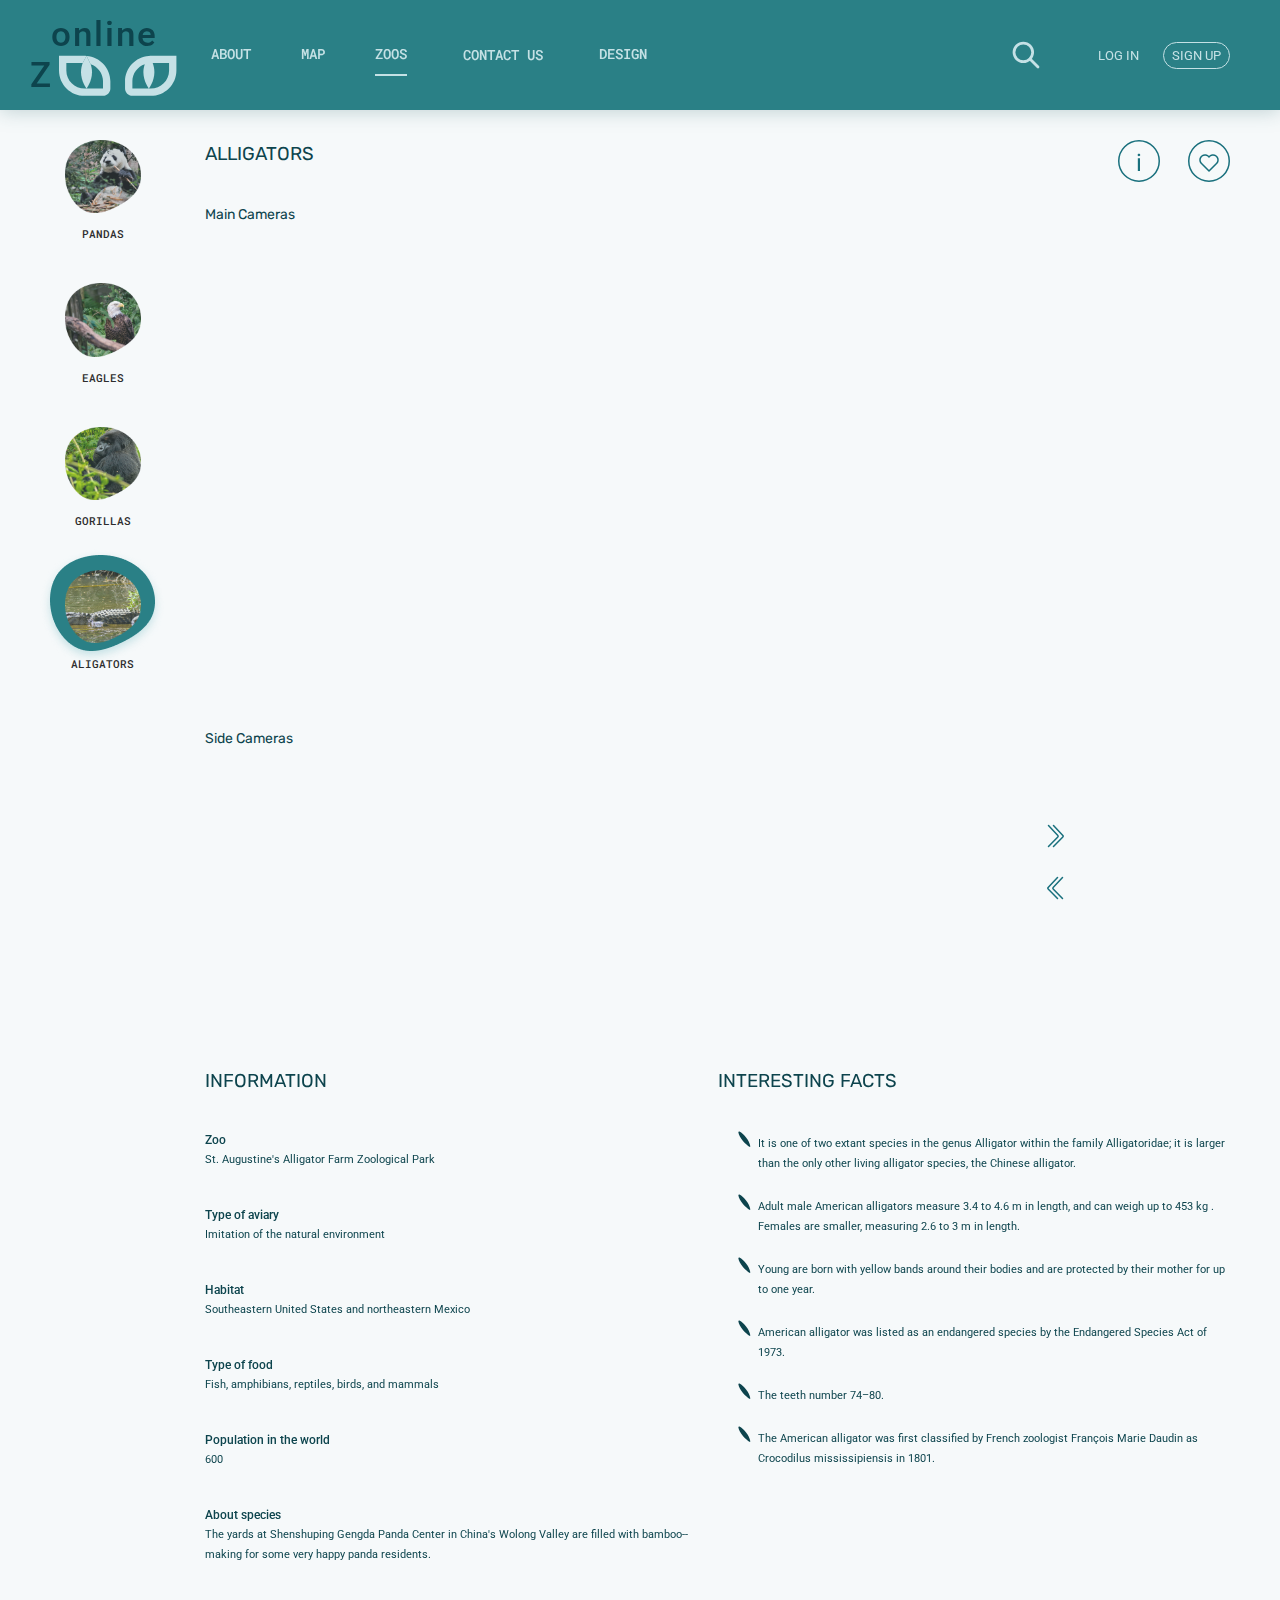
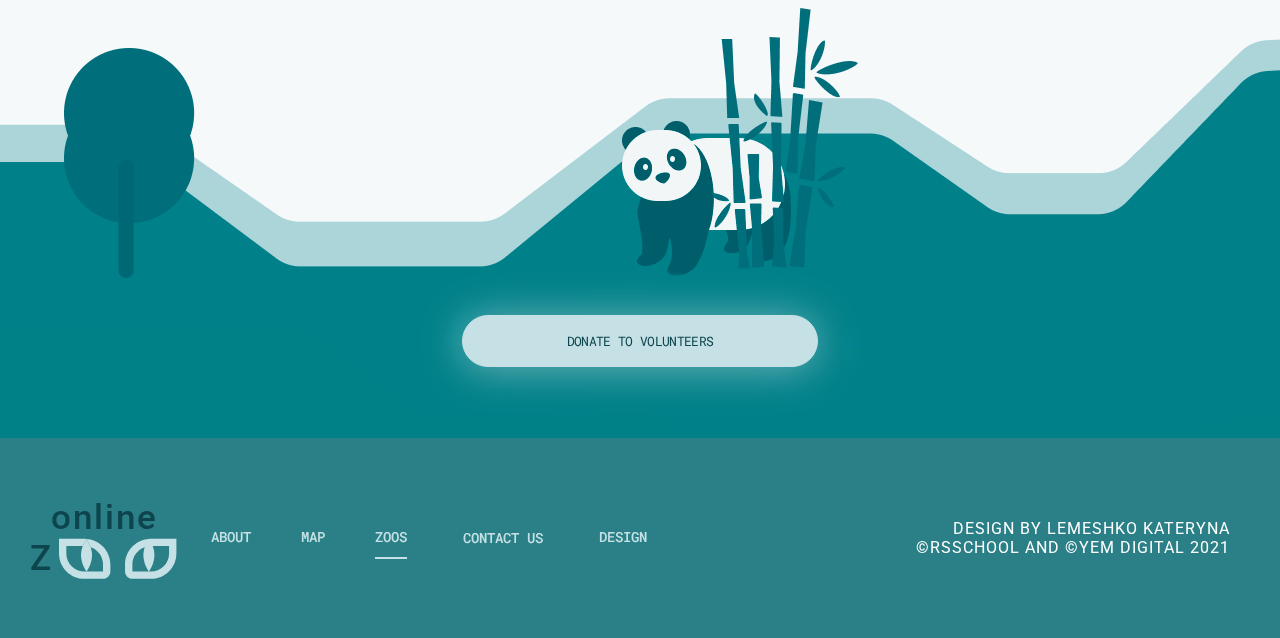
<file: pages/zoos/alligators.html>
<!DOCTYPE html>
<html lang="en">

<head>
    <meta charset="UTF-8">
    <meta http-equiv="X-UA-Compatible" content="IE=edge">
    <meta name="viewport" content="width=device-width, initial-scale=1.0">
    <title>Zoos</title>
    <link rel="stylesheet" href="./styles/style.css">
    <link rel="stylesheet" href="./styles/media/media.css">
    <link rel="stylesheet" href="../../styles/global/global.css">
    <link rel="stylesheet" href="../../styles/global/media/media.css">
    <link rel="stylesheet" href="../../styles/modals/modals.css">
    <link rel="stylesheet" href="../../styles/modals/media/media.css">
</head>

<body>
    <section class="header-wrapper">     
        <header class="header">
            <a class="logo" href="../../index.html">
                <p class="logo-title">online</p>
                <div class="logo-container">
                    <p class="logo-title">Z</p>
                    <img src="../../assets/icons/logo.svg" class="logo-icon">
                </div>
            </a>
            <nav class="nav header-nav">
                <a href="../../index.html" class="nav-link">About</a>
                <a href="../map/index.html" class="nav-link">Map</a>
                <a href="" class="nav-link">Zoos</a>
                <button class="nav-link" id="contact-open__header">Contact us</button>
                <a href="https://www.figma.com/file/vzrwoqf0kSG1uOify8BRBR/online-zoo?node-id=0%3A1" class="nav-link">Design</a>
            </nav>
            <div class="header-container">
                <input type="text" class="header-container__input">
                <button class="header-container__search"></button>
                <button id="login-open" class="header-container__login">log in</button>
                <button id="signup-open" class="header-container__signup">sign up</button>
                <button id="menu-open" class="header-container__btn"></button>
            </div>
        </header>
    </section>
    <section id="menu" class="menu">
        <a href="../../index.html" class="menu-link">About</a>
        <a href="../map/index.html" class="menu-link">Map</a>
        <a href="" class="menu-link">Zoos</a>
        <button class="menu-link" id="contact-open__menu">Contact us</button>
        <a href="https://www.figma.com/file/vzrwoqf0kSG1uOify8BRBR/online-zoo?node-id=0%3A1" class="menu-link">Design</a>
        <button class="menu-link" id="login-open-2">my account</button>
    </section>
    <section class="main-section">
        <aside class="aside">
            <div class="aside-container">
                <a href="pandas.html" class="aside-link">
                    <img class="aside-link__img" src="../../assets/images/Pandas.png" alt="">
                </a>
                <h3 class="aside-name">Pandas</h3>
            </div>
            <div class="aside-container">
                <a href="eagles.html" class="aside-link">
                    <img class="aside-link__img" src="../../assets/images/eagles.png" alt="">
                </a>
                <h3 class="aside-name">eagles</h3>
            </div>
            <div class="aside-container">
                <a href="gorillas.html" class="aside-link">
                    <img class="aside-link__img" src="../../assets/images/gorrilas.png" alt="">
                </a>
                <h3 class="aside-name">gorillas</h3>
            </div>
            <div class="aside-container">
                <a href="alligators.html" class="aside-link">
                    <img class="aside-link__img" src="../../assets/images/aligators.png" alt="">
                    <img class="aside-link__bg" src="../../assets/images/link-bg.png" alt="">
                </a>
                <h3 class="aside-name">aligators</h3>
            </div>
        </aside>
        <section class="maincam">
            <h2 class="maincam-title">Alligators</h2>
            <div class="maincam-card">
                <button class="maincam-card__btn"></button>
                <button class="maincam-card__btn"></button>
            </div>
            <h3 class="maincam-subtitle">Main cameras</h3>
            <iframe class="maincam-iframe" width="100%" height="604px" src="https://www.youtube.com/embed/R34lYREpOXk" title="YouTube video player" frameborder="0" allow="accelerometer; autoplay; clipboard-write; encrypted-media; gyroscope; picture-in-picture" allowfullscreen></iframe>
        </section>
        <section class="sidecam">
            <h3 class="sidecam-subtitle">Side cameras</h3>
            <div class="sidecam-container">
                <iframe class="sidecam-container__iframe" width="380" height="210" src="https://www.youtube.com/embed/tv8MVrZry4c" title="YouTube video player" frameborder="0" allow="accelerometer; autoplay; clipboard-write; encrypted-media; gyroscope; picture-in-picture" allowfullscreen></iframe>
                <iframe class="sidecam-container__iframe sidecam-container__iframe-2" width="380" height="210" src="https://www.youtube.com/embed/tz0avWZoqjg" title="YouTube video player" frameborder="0" allow="accelerometer; autoplay; clipboard-write; encrypted-media; gyroscope; picture-in-picture" allowfullscreen></iframe>
                <iframe class="sidecam-container__iframe sidecam-container__iframe-3" width="380" height="210" src="https://www.youtube.com/embed/tz0avWZoqjg" title="YouTube video player" frameborder="0" allow="accelerometer; autoplay; clipboard-write; encrypted-media; gyroscope; picture-in-picture" allowfullscreen></iframe>
                <div class="sidecam-container__listener">
                    <button class="sidecam-container__listener-btn"></button>
                    <button class="sidecam-container__listener-btn"></button>
                </div>
            </div>
        </section>
        <section class="information">
            <div class="info">
                <h2 class="information-title">information</h2>
                <div class="info-card">
                    <h2 class="info-card__subtitle">Zoo</h2>
                    <p class="info-card__text">St. Augustine's Alligator Farm Zoological Park</p>
                </div>
                <div class="info-card">
                    <h2 class="info-card__subtitle">Type of aviary</h2>
                    <p class="info-card__text">Imitation of the natural environment</p>
                </div>
                <div class="info-card">
                    <h2 class="info-card__subtitle">Habitat</h2>
                    <p class="info-card__text">Southeastern United States and northeastern Mexico</p>
                </div>
                <div class="info-card">
                    <h2 class="info-card__subtitle">Type of food</h2>
                    <p class="info-card__text">Fish, amphibians, reptiles, birds, and mammals</p>
                </div>
                <div class="info-card">
                    <h2 class="info-card__subtitle">Population in the world</h2>
                    <p class="info-card__text">600</p>
                </div>
                <div class="info-card">
                    <h2 class="info-card__subtitle">About species</h2>
                    <p class="info-card__text">The yards at Shenshuping Gengda Panda Center in China's Wolong Valley are filled with bamboo--making for some very happy panda residents.</p>
                </div>
            </div>
            <div class="facts">
                <h2 class="information-title">Interesting facts</h2>
                <ul class="facts-container">
                    <li class="facts-card">
                        <p class="facts-text">It is one of two extant species in the genus Alligator within the family Alligatoridae; it is larger than the only other living alligator species, the Chinese alligator.</p>
                    </li>
                    <li class="facts-card">
                        <p class="facts-text">Adult male American alligators measure 3.4 to 4.6 m in length, and can weigh up to 453 kg . Females are smaller, measuring 2.6 to 3 m in length.</p>
                    </li>
                    <li class="facts-card">
                        <p class="facts-text">Young are born with yellow bands around their bodies and are protected by their mother for up to one year.</p>
                    </li>
                    <li class="facts-card">
                        <p class="facts-text">American alligator was listed as an endangered species by the Endangered Species Act of 1973.</p>
                    </li>
                    <li class="facts-card">
                        <p class="facts-text">The teeth number 74–80.</p>
                    </li>
                    <li class="facts-card">
                        <p class="facts-text">The American alligator was first classified by French zoologist François Marie Daudin as Crocodilus mississipiensis in 1801.</p>
                    </li>
                </ul>
            </div>
        </section>
    </section>
    <section class="donate">
        <button class="donate-btn" id="donate-open">Donate to volunteers</button>
    </section>
    <section class="footer-wrapper">
        <footer class="footer">
            <a class="logo footer-logo" href="../../index.html">
                <p class="logo-title">online</p>
                <div class="logo-container">
                    <p class="logo-title">Z</p>
                    <img src="../../assets/icons/logo.svg" class="logo-icon">
                </div>
            </a>
            <nav class="nav footer-nav">
                <a href="../../index.html" class="nav-link">About</a>
                <a href="../map/index.html" class="nav-link">Map</a>
                <a href="" class="nav-link">Zoos</a>
                <button class="nav-link" id="contact-open__footer">Contact us</button>
                <a href="https://www.figma.com/file/vzrwoqf0kSG1uOify8BRBR/online-zoo?node-id=0%3A1" class="nav-link">Design</a>
            </nav>
            <div class="footer-container">
                <p class="footer-author">Design by Lemeshko Kateryna</p>
                <p class="footer-author footer-author-2"> ©RSSchool and ©Yem Digital 2021</p>
            </div>
        </footer>
    </section>

    <!--Contact-us || pop-up-->
    <section id="contact">
        <button id="contact-close" class="btn-close">
        </button>
        <h2 id="contact-title">contact us</h2>
        <form id="contact-form" action="">
            <div id="contact-card">
                <h3 id="contact-card__subtitle">Name</h3>
                <p class="text-error" id="contact-card__text-1">Write your name here!</p>
                <input type="text" id="contact-card__input" class=" contact-card__input-1">
            </div>
            <div id="contact-card">
                <h3 id="contact-card__subtitle">Email</h3>
                <p class="text-error" id="contact-card__text-2">Write your email here!</p>
                <input type="text" id="contact-card__input" class="contact-card__input-2">
            </div>
            <div id="contact-card">
                <h3 id="contact-card__subtitle">Your Message</h3>
                <p class="text-error" id="contact-card__text-3">Write something message here!</p>
                <input type="text" id="contact-card__input-big">
            </div>
        </form>
        <button id="contact-btn" class="send-btn">send</button>
    </section>

    <!--Donation || pop-up-->
    <section id="donate">
        <button id="donate-close" class="btn-close">
        </button>
        <h2 id="donate-title">Donate to volunteers</h2>
        <p id="donate-text">Support your favourite animals. It is as simple as buying a cup of coffee.</p>
        <div id="donate-container">
            <div id="donate-card">
                <h2 id="donate-card__subtitle">Choose an animal</h2>
                <p class="text-error" id="donate-card__text-1">Choose your animals!</p>
                <div id="donate-card__animals">
                    <div id="donate-card__animals-btn" class="donate-radio-btn">
                        <input id="animals-radio-1" type="radio" name="animals" checked>
                        <label for="animals-radio-1">Pandas</label>
                    </div>
                     
                    <div id="donate-card__animals-btn" class="donate-radio-btn">
                        <input id="animals-radio-2" type="radio" name="animals">
                        <label for="animals-radio-2">Eagles</label>
                    </div>
                     
                    <div id="donate-card__animals-btn" class="donate-radio-btn">
                        <input id="animals-radio-3" type="radio" name="animals">
                        <label for="animals-radio-3">Gorillas</label>
                    </div>
                     
                    <div id="donate-card__animals-btn" class="donate-radio-btn">
                        <input id="animals-radio-4" type="radio" name="animals">
                        <label for="animals-radio-4">Alligators</label>
                    </div>
                </div>
            </div>
            <div id="donate-payments">
                <h2 id="donate-card__subtitle">payments</h2>
                    <div id="donate-payments__card">
                        <div id="donate-payments__card-btn" class="donate-radio-btn">
                            <input id="type-radio-1" type="radio" name="type" checked>
                            <label for="type-radio-1">Monthly</label>
                        </div>                     
                        <div id="donate-payments__card-btn" class="donate-radio-btn">
                            <input id="type-radio-2" type="radio" name="type">
                            <label for="type-radio-2">One-time</label>
                        </div>
                    </div>
                    <div id="donate-payments__money">
                        <div id="donate-payments__money-btn" class="donate-radio-btn">
                            <input id="money-radio-1" type="radio" name="money" checked>
                            <label for="money-radio-1">3$</label>
                        </div>
                         
                        <div id="donate-payments__money-btn" class="donate-radio-btn">
                            <input id="money-radio-2" type="radio" name="money">
                            <label for="money-radio-2">5$</label>
                        </div>
                         
                        <div id="donate-payments__money-btn" class="donate-radio-btn">
                            <input id="money-radio-3" type="radio" name="money">
                            <label for="money-radio-3">10$</label>
                        </div>
                         
                        <div id="donate-payments__money-btn" class="donate-radio-btn">
                            <input id="money-radio-4" type="radio" name="money">
                            <label for="money-radio-4">$25</label>
                        </div>
                    </div>
            </div>
        </div>
            </div>
        </div>
        <div id="donate-card">
            <h2 id="donate-card__subtitle">Your name</h2>
            <p class="text-error" id="donate-card__text-2">Write your name!</p>
            <input type="text" class="donate-card__input-2" id="donate-card__input">
        </div>
        <div id="donate-card">
            <h2 id="donate-card__subtitle">Your email</h2>
            <p class="text-error" id="donate-card__text-3">Write your email!</p>
            <input type="text" class="donate-card__input-3" id="donate-card__input">
        </div>
        <div id="donate-card">
            <img id="donate-card__icons" src="../../assets/icons/modals/Pay-methods.svg" alt="">
            <p class="text-error" id="donate-card__text-4">Write your all card info!<br> (MM, YY and CVC)</p>
            <p class="text-error" id="donate-card__text-5">The card number is written incorrectly.<br> Example: 8203 5432 7854 2519</p>
            <div id="donate-card__pay">
                <div id="donate-card__pay-container-1">
                    <img src="../../assets/icons/modals/card.svg" alt="" id="donate-card__pay-icon">
                    <input type="number" class="donate-card__pay-input_card-number-1" id="donate-card__pay-input_card-number">
                    <input type="number" class="donate-card__pay-input_card-number-2" id="donate-card__pay-input_card-number">
                    <input type="number" class="donate-card__pay-input_card-number-3" id="donate-card__pay-input_card-number">
                    <input type="number" class="donate-card__pay-input_card-number-4" id="donate-card__pay-input_card-number">
                </div>
                <div id="donate-card__pay-container-2">
                    <input placeholder="MM" id="donate-card__pay-input" class="donate-card__pay-input-2">
                    /  
                    <input placeholder="YY" type="number" id="donate-card__pay-input" class="donate-card__pay-input-3">
                    <input placeholder="CVC" type="number" id="donate-card__pay-input" class="donate-card__pay-input-4">
                </div>
            </div>
        </div>
        <button id="donate-send" class="send-btn">send</button>
        <div id="donate-ps">
            <img src="../../assets/icons/modals/protect.svg" alt="">
            <p id="donate-ps__text">Your payment is protected</p>
        </div>
    </section>
    <section id="signup" class="register">
        <button id="signup-close" class="btn-close"></button>
        <div class="register-header">
            <div class="logo">
                <p class="logo-title">online</p>
                <div class="logo-container">
                    <p class="logo-title">Z</p>
                    <img src="../../assets/icons/logo.svg" class="logo-icon">
                </div>
            </div>
        </div>
        <div class="register-main">
            <div class="register-togglers">
                <button class="register-togglers__btn register-togglers__btn-dark">Create account</button>
                <button id="right-toggler" class="register-togglers__btn register-togglers__btn-light">Log in</button>
            </div>
            <div class="register-loginThrough">
                <button class="register-loginThrough__btn">
                    <img src="../../assets/icons/google.svg" alt="">
                    Google Sign in    
                </button>
                <button class="register-loginThrough__btn">
                    <img src="../../assets/icons/facebook.svg" alt="">
                    Facebook Sign in   
                </button>
            </div>
            <div class="register-container">
                <div class="register-card">
                    <h2 class="register-card__subtitle">Name</h2>
                    <p class="text-error" id="signupErrText-1">Write your name!</p>
                    <input type="text" id="signup-input-1" class="register-card__input">
                </div>
                <div class="register-card">
                    <h2 class="register-card__subtitle">Email</h2>
                    <p class="text-error" id="signupErrText-2">Write your email!</p>
                    <input type="text" id="signup-input-2" class="register-card__input">
                </div>
                <div class="register-card">
                    <h2 class="register-card__subtitle">Password</h2>
                    <p class="text-error" id="signupErrText-3">Password length must be more than 6 characters</p>
                    <input type="text" id="signup-input-3" class="register-card__input">
                </div>
            </div>
            <div class="register-agreement">
                <input type="checkbox" class="register-agreement__checkbox" id="signup-checkbox">
                <p class="register-agreement__text" id="signupErrUnderline">
                    Agree with the <a href="" class="register-agreement__text-link">User Agreement</a> 
                    and <a href="" class="register-agreement__text-link">Policy</a>
                </p>
            </div>
            <button id="signup-send" class="send-btn">send</button>
        </div>
    </section>

    <section id="login" class="register">
        <button id="login-close" class="btn-close"></button>
        <div class="register-header">
            <div class="logo">
                <p class="logo-title">online</p>
                <div class="logo-container">
                    <p class="logo-title">Z</p>
                    <img src="../../assets/icons/logo.svg" class="logo-icon">
                </div>
            </div>
        </div>
        <div class="register-main">
            <div class="register-togglers">
                <button id="left-toggler" class="register-togglers__btn register-togglers__btn-light">Create account</button>
                <button class="register-togglers__btn register-togglers__btn-dark">Log in</button>
            </div>
            <div class="register-loginThrough">
                <button class="register-loginThrough__btn">
                    <img src="../../assets/icons/google.svg" alt="">
                    Google Sign in    
                </button>
                <button class="register-loginThrough__btn">
                    <img src="../../assets/icons/facebook.svg" alt="">
                    Facebook Sign in   
                </button>
            </div>
            <div class="register-container">
                <div class="register-card">
                    <h2 class="register-card__subtitle">Email</h2>
                    <p class="text-error" id="loginErrText-1">Write your email!</p>
                    <input type="text" id="login-input-1" class="register-card__input">
                </div>
                <div class="register-card">
                    <h2 class="register-card__subtitle">Password</h2>
                    <p class="text-error" id="loginErrText-2">Write your Password!</p>
                    <input type="text" id="login-input-2" class="register-card__input">
                </div>
            </div>
            <button id="login-send" class="send-btn login-btn">send</button>
        </div>
    </section>
    <section class="substrate"></section>

    <script type="module" src="../../scripts/script.js"></script>
</body>

</html>
</file>
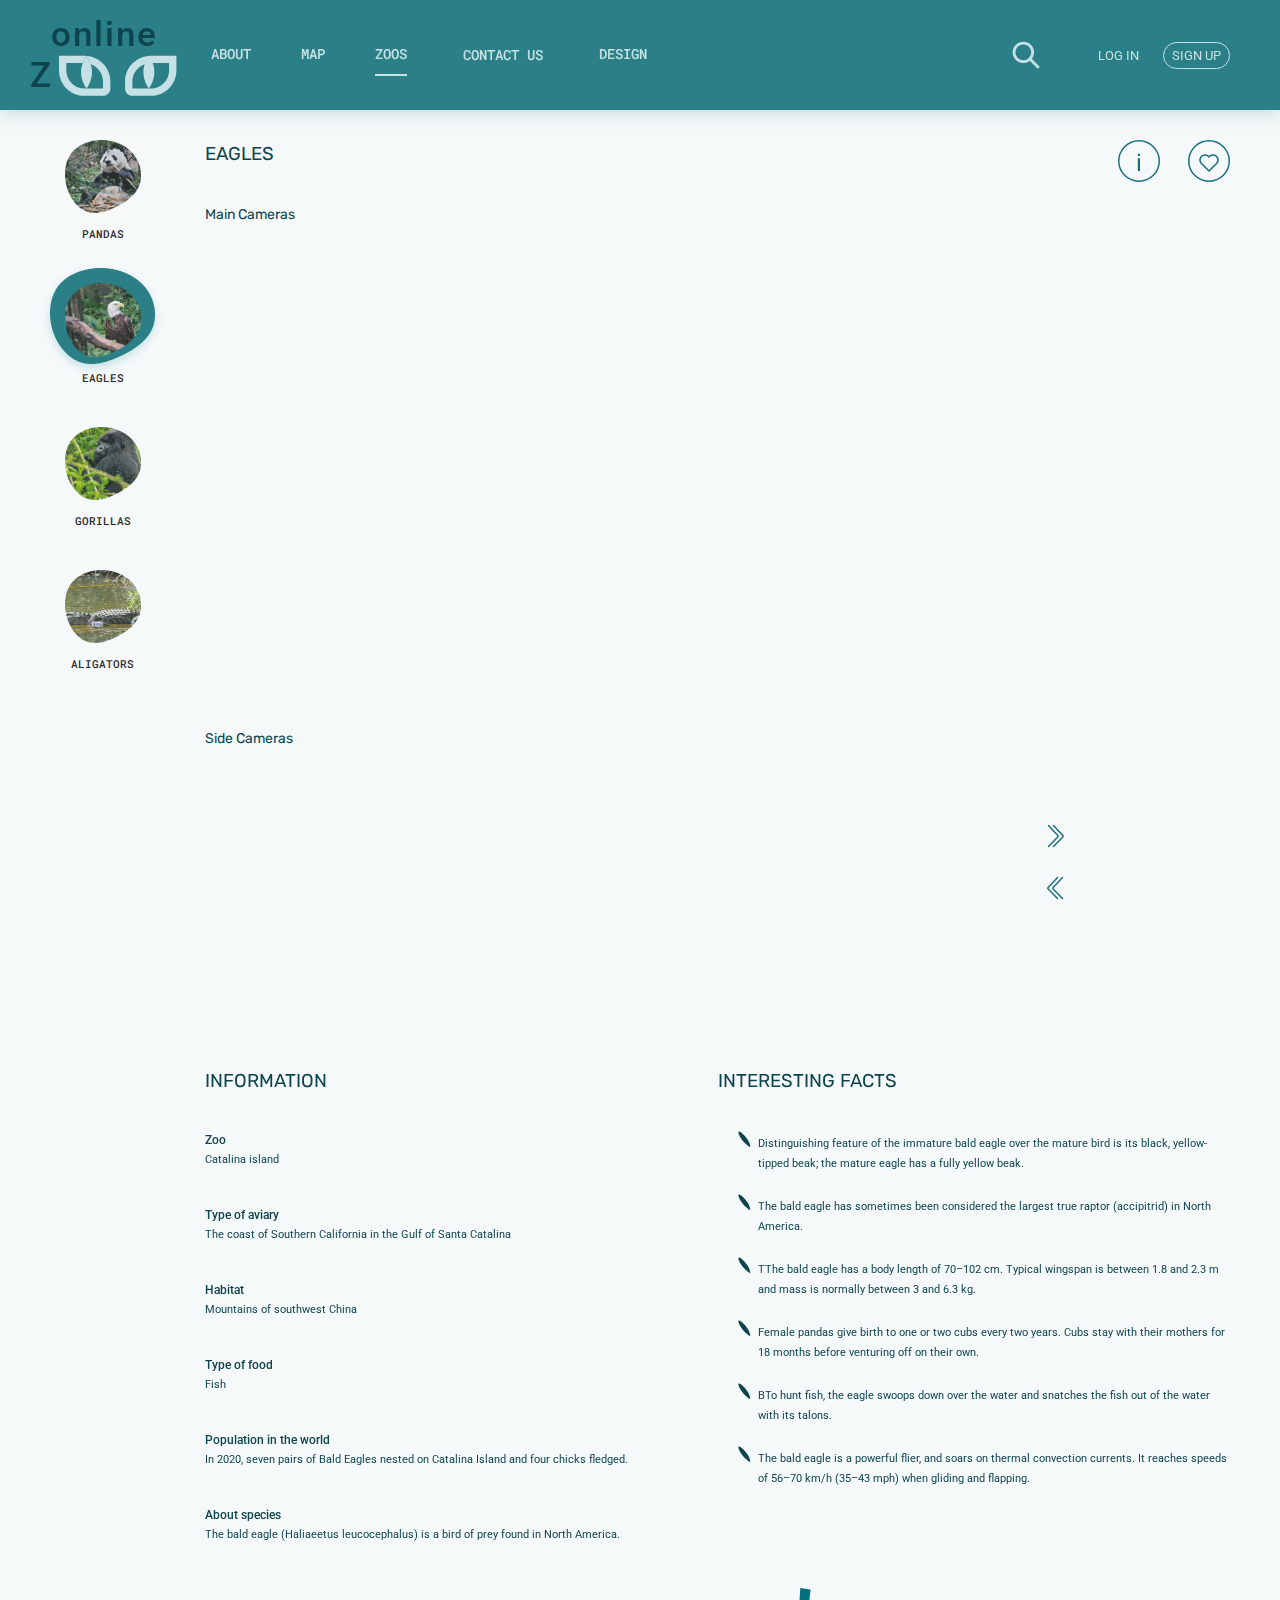
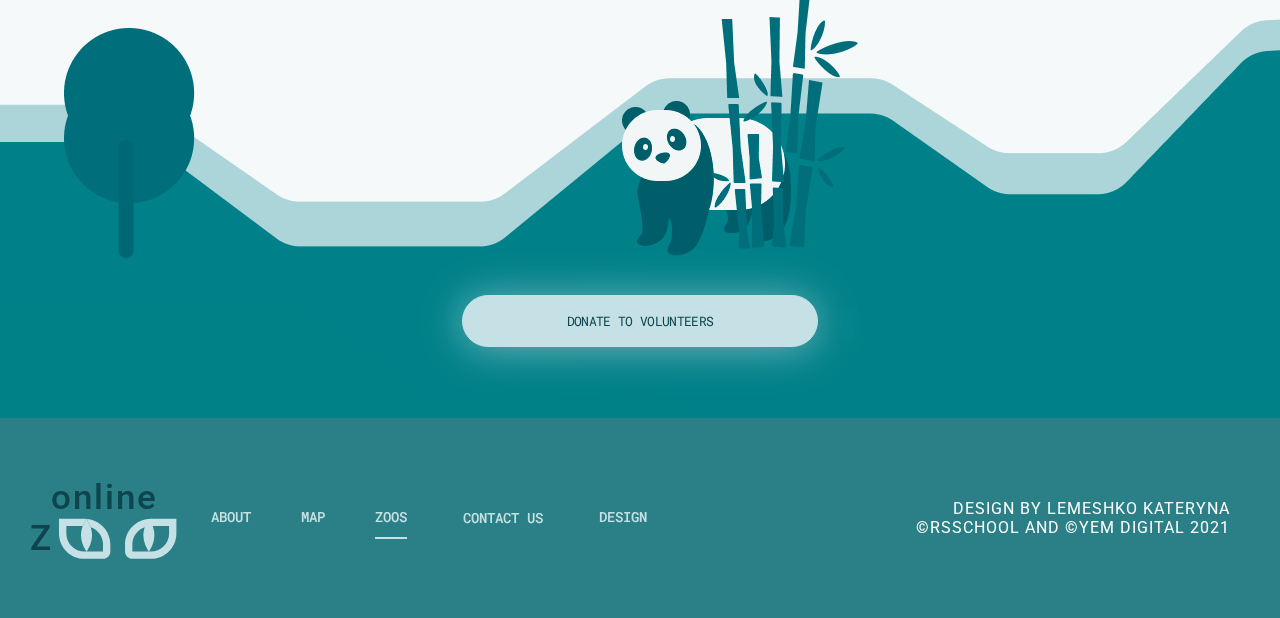
<file: pages/zoos/eagles.html>
<!DOCTYPE html>
<html lang="en">

<head>
    <meta charset="UTF-8">
    <meta http-equiv="X-UA-Compatible" content="IE=edge">
    <meta name="viewport" content="width=device-width, initial-scale=1.0">
    <title>Zoos</title>
    <link rel="stylesheet" href="./styles/style.css">
    <link rel="stylesheet" href="./styles/media/media.css">
    <link rel="stylesheet" href="../../styles/global/global.css">
    <link rel="stylesheet" href="../../styles/global/media/media.css">
    <link rel="stylesheet" href="../../styles/modals/modals.css">
    <link rel="stylesheet" href="../../styles/modals/media/media.css">
</head>

<body>
    <section class="header-wrapper">     
        <header class="header">
            <a class="logo" href="../../index.html">
                <p class="logo-title">online</p>
                <div class="logo-container">
                    <p class="logo-title">Z</p>
                    <img src="../../assets/icons/logo.svg" class="logo-icon">
                </div>
            </a>
            <nav class="nav header-nav">
                <a href="../../index.html" class="nav-link">About</a>
                <a href="../map/index.html" class="nav-link">Map</a>
                <a href="" class="nav-link">Zoos</a>
                <button class="nav-link" id="contact-open__header">Contact us</button>
                <a href="https://www.figma.com/file/vzrwoqf0kSG1uOify8BRBR/online-zoo?node-id=0%3A1" class="nav-link">Design</a>
            </nav>
            <div class="header-container">
                <input type="text" class="header-container__input">
                <button class="header-container__search"></button>
                <button id="login-open" class="header-container__login">log in</button>
                <button id="signup-open" class="header-container__signup">sign up</button>
                <button id="menu-open" class="header-container__btn"></button>
            </div>
        </header>
    </section>
    <section id="menu" class="menu">
        <a href="../../index.html" class="menu-link">About</a>
        <a href="../map/index.html" class="menu-link">Map</a>
        <a href="" class="menu-link">Zoos</a>
        <button class="menu-link" id="contact-open__menu">Contact us</button>
        <a href="https://www.figma.com/file/vzrwoqf0kSG1uOify8BRBR/online-zoo?node-id=0%3A1" class="menu-link">Design</a>
        <button class="menu-link" id="login-open-2">my account</button>
    </section>
    <section class="main-section">
        <aside class="aside">
            <div class="aside-container">
                <a href="pandas.html" class="aside-link">
                    <img class="aside-link__img" src="../../assets/images/Pandas.png" alt="">
                </a>
                <h3 class="aside-name">Pandas</h3>
            </div>
            <div class="aside-container">
                <a href="eagles.html" class="aside-link">
                    <img class="aside-link__img" src="../../assets/images/eagles.png" alt="">
                    <img class="aside-link__bg" src="../../assets/images/link-bg.png" alt="">
                </a>
                <h3 class="aside-name">eagles</h3>
            </div>
            <div class="aside-container">
                <a href="gorillas.html" class="aside-link">
                    <img class="aside-link__img" src="../../assets/images/gorrilas.png" alt="">
                </a>
                <h3 class="aside-name">gorillas</h3>
            </div>
            <div class="aside-container">
                <a href="alligators.html" class="aside-link">
                    <img class="aside-link__img" src="../../assets/images/aligators.png" alt="">
                </a>
                <h3 class="aside-name">aligators</h3>
            </div>
        </aside>
        <section class="maincam">
            <h2 class="maincam-title">Eagles</h2>
            <div class="maincam-card">
                <button class="maincam-card__btn"></button>
                <button class="maincam-card__btn"></button>
            </div>
            <h3 class="maincam-subtitle">Main cameras</h3>
            <iframe class="maincam-iframe" width="100%" height="604px" src="https://www.youtube.com/embed/dUE_AMCliSU" title="YouTube video player" frameborder="0" allow="accelerometer; autoplay; clipboard-write; encrypted-media; gyroscope; picture-in-picture" allowfullscreen></iframe>
        </section>
        <section class="sidecam">
            <h3 class="sidecam-subtitle">Side cameras</h3>
            <div class="sidecam-container">
                <iframe class="sidecam-container__iframe" width="380" height="210" src="https://www.youtube.com/embed/gsO7lmS8XG8" title="YouTube video player" frameborder="0" allow="accelerometer; autoplay; clipboard-write; encrypted-media; gyroscope; picture-in-picture" allowfullscreen></iframe>
                <iframe class="sidecam-container__iframe sidecam-container__iframe-2" width="380" height="210" src="https://www.youtube.com/embed/tz0avWZoqjg" title="YouTube video player" frameborder="0" allow="accelerometer; autoplay; clipboard-write; encrypted-media; gyroscope; picture-in-picture" allowfullscreen></iframe>
                <iframe class="sidecam-container__iframe sidecam-container__iframe-3" width="380" height="210" src="https://www.youtube.com/embed/tz0avWZoqjg" title="YouTube video player" frameborder="0" allow="accelerometer; autoplay; clipboard-write; encrypted-media; gyroscope; picture-in-picture" allowfullscreen></iframe>
                <div class="sidecam-container__listener">
                    <button class="sidecam-container__listener-btn"></button>
                    <button class="sidecam-container__listener-btn"></button>
                </div>
            </div>
        </section>
        <section class="information">
            <div class="info">
                <h2 class="information-title">information</h2>
                <div class="info-card">
                    <h2 class="info-card__subtitle">Zoo</h2>
                    <p class="info-card__text">Catalina island</p>
                </div>
                <div class="info-card">
                    <h2 class="info-card__subtitle">Type of aviary</h2>
                    <p class="info-card__text">The coast of Southern California in the Gulf of Santa Catalina</p>
                </div>
                <div class="info-card">
                    <h2 class="info-card__subtitle">Habitat</h2>
                    <p class="info-card__text">Mountains of southwest China</p>
                </div>
                <div class="info-card">
                    <h2 class="info-card__subtitle">Type of food</h2>
                    <p class="info-card__text">Fish</p>
                </div>
                <div class="info-card">
                    <h2 class="info-card__subtitle">Population in the world</h2>
                    <p class="info-card__text">In 2020, seven pairs of Bald Eagles nested on Catalina Island and four chicks fledged.</p>
                </div>
                <div class="info-card">
                    <h2 class="info-card__subtitle">About species</h2>
                    <p class="info-card__text">The bald eagle (Haliaeetus leucocephalus) is a bird of prey found in North America.</p>
                </div>
            </div>
            <div class="facts">
                <h2 class="information-title">Interesting facts</h2>
                <ul class="facts-container">
                    <li class="facts-card">
                        <p class="facts-text">Distinguishing feature of the immature bald eagle over the mature bird is its black, yellow-tipped beak; the mature eagle has a fully yellow beak.
                    </li>
                    <li class="facts-card">
                        <p class="facts-text">The bald eagle has sometimes been considered the largest true raptor (accipitrid) in North America.</p>
                    </li>
                    <li class="facts-card">
                        <p class="facts-text">TThe bald eagle has a body length of 70–102 cm. Typical wingspan is between 1.8 and 2.3 m and mass is normally between 3 and 6.3 kg.</p>
                    </li>
                    <li class="facts-card">
                        <p class="facts-text">Female pandas give birth to one or two cubs every two years. Cubs stay with their mothers for 18 months before venturing off on their own.</p>
                    </li>
                    <li class="facts-card">
                        <p class="facts-text">BTo hunt fish, the eagle swoops down over the water and snatches the fish out of the water with its talons.</p>
                    </li>
                    <li class="facts-card">
                        <p class="facts-text">The bald eagle is a powerful flier, and soars on thermal convection currents. It reaches speeds of 56–70 km/h (35–43 mph) when gliding and flapping.</p>
                        </p>
                    </li>
                </ul>
            </div>
        </section>
    </section>
    <section class="donate">
        <button class="donate-btn" id="donate-open">Donate to volunteers</button>
    </section>
    <section class="footer-wrapper">
        <footer class="footer">
            <a class="logo footer-logo" href="../../index.html">
                <p class="logo-title">online</p>
                <div class="logo-container">
                    <p class="logo-title">Z</p>
                    <img src="../../assets/icons/logo.svg" class="logo-icon">
                </div>
            </a>
            <nav class="nav footer-nav">
                <a href="../../index.html" class="nav-link">About</a>
                <a href="../map/index.html" class="nav-link">Map</a>
                <a href="" class="nav-link">Zoos</a>
                <button class="nav-link" id="contact-open__footer">Contact us</button>
                <a href="https://www.figma.com/file/vzrwoqf0kSG1uOify8BRBR/online-zoo?node-id=0%3A1" class="nav-link">Design</a>
            </nav>
            <div class="footer-container">
                <p class="footer-author">Design by Lemeshko Kateryna</p>
                <p class="footer-author footer-author-2"> ©RSSchool and ©Yem Digital 2021</p>
            </div>
        </footer>
    </section>

    <!--Contact-us || pop-up-->
    <section id="contact">
        <button id="contact-close" class="btn-close">
        </button>
        <h2 id="contact-title">contact us</h2>
        <form id="contact-form" action="">
            <div id="contact-card">
                <h3 id="contact-card__subtitle">Name</h3>
                <p class="text-error" id="contact-card__text-1">Write your name here!</p>
                <input type="text" id="contact-card__input" class=" contact-card__input-1">
            </div>
            <div id="contact-card">
                <h3 id="contact-card__subtitle">Email</h3>
                <p class="text-error" id="contact-card__text-2">Write your email here!</p>
                <input type="text" id="contact-card__input" class="contact-card__input-2">
            </div>
            <div id="contact-card">
                <h3 id="contact-card__subtitle">Your Message</h3>
                <p class="text-error" id="contact-card__text-3">Write something message here!</p>
                <input type="text" id="contact-card__input-big">
            </div>
        </form>
        <button id="contact-btn" class="send-btn">send</button>
    </section>

    <!--Donation || pop-up-->
    <section id="donate">
        <button id="donate-close" class="btn-close">
        </button>
        <h2 id="donate-title">Donate to volunteers</h2>
        <p id="donate-text">Support your favourite animals. It is as simple as buying a cup of coffee.</p>
        <div id="donate-container">
            <div id="donate-card">
                <h2 id="donate-card__subtitle">Choose an animal</h2>
                <p class="text-error" id="donate-card__text-1">Choose your animals!</p>
                <div id="donate-card__animals">
                    <div id="donate-card__animals-btn" class="donate-radio-btn">
                        <input id="animals-radio-1" type="radio" name="animals" checked>
                        <label for="animals-radio-1">Pandas</label>
                    </div>
                     
                    <div id="donate-card__animals-btn" class="donate-radio-btn">
                        <input id="animals-radio-2" type="radio" name="animals">
                        <label for="animals-radio-2">Eagles</label>
                    </div>
                     
                    <div id="donate-card__animals-btn" class="donate-radio-btn">
                        <input id="animals-radio-3" type="radio" name="animals">
                        <label for="animals-radio-3">Gorillas</label>
                    </div>
                     
                    <div id="donate-card__animals-btn" class="donate-radio-btn">
                        <input id="animals-radio-4" type="radio" name="animals">
                        <label for="animals-radio-4">Alligators</label>
                    </div>
                </div>
            </div>
            <div id="donate-payments">
                <h2 id="donate-card__subtitle">payments</h2>
                    <div id="donate-payments__card">
                        <div id="donate-payments__card-btn" class="donate-radio-btn">
                            <input id="type-radio-1" type="radio" name="type" checked>
                            <label for="type-radio-1">Monthly</label>
                        </div>                     
                        <div id="donate-payments__card-btn" class="donate-radio-btn">
                            <input id="type-radio-2" type="radio" name="type">
                            <label for="type-radio-2">One-time</label>
                        </div>
                    </div>
                    <div id="donate-payments__money">
                        <div id="donate-payments__money-btn" class="donate-radio-btn">
                            <input id="money-radio-1" type="radio" name="money" checked>
                            <label for="money-radio-1">3$</label>
                        </div>
                         
                        <div id="donate-payments__money-btn" class="donate-radio-btn">
                            <input id="money-radio-2" type="radio" name="money">
                            <label for="money-radio-2">5$</label>
                        </div>
                         
                        <div id="donate-payments__money-btn" class="donate-radio-btn">
                            <input id="money-radio-3" type="radio" name="money">
                            <label for="money-radio-3">10$</label>
                        </div>
                         
                        <div id="donate-payments__money-btn" class="donate-radio-btn">
                            <input id="money-radio-4" type="radio" name="money">
                            <label for="money-radio-4">$25</label>
                        </div>
                    </div>
            </div>
        </div>
            </div>
        </div>
        <div id="donate-card">
            <h2 id="donate-card__subtitle">Your name</h2>
            <p class="text-error" id="donate-card__text-2">Write your name!</p>
            <input type="text" class="donate-card__input-2" id="donate-card__input">
        </div>
        <div id="donate-card">
            <h2 id="donate-card__subtitle">Your email</h2>
            <p class="text-error" id="donate-card__text-3">Write your email!</p>
            <input type="text" class="donate-card__input-3" id="donate-card__input">
        </div>
        <div id="donate-card">
            <img id="donate-card__icons" src="../../assets/icons/modals/Pay-methods.svg" alt="">
            <p class="text-error" id="donate-card__text-4">Write your all card info!<br> (MM, YY and CVC)</p>
            <p class="text-error" id="donate-card__text-5">The card number is written incorrectly.<br> Example: 8203 5432 7854 2519</p>
            <div id="donate-card__pay">
                <div id="donate-card__pay-container-1">
                    <img src="../../assets/icons/modals/card.svg" alt="" id="donate-card__pay-icon">
                    <input type="number" class="donate-card__pay-input_card-number-1" id="donate-card__pay-input_card-number">
                    <input type="number" class="donate-card__pay-input_card-number-2" id="donate-card__pay-input_card-number">
                    <input type="number" class="donate-card__pay-input_card-number-3" id="donate-card__pay-input_card-number">
                    <input type="number" class="donate-card__pay-input_card-number-4" id="donate-card__pay-input_card-number">
                </div>
                <div id="donate-card__pay-container-2">
                    <input placeholder="MM" id="donate-card__pay-input" class="donate-card__pay-input-2">
                    /  
                    <input placeholder="YY" type="number" id="donate-card__pay-input" class="donate-card__pay-input-3">
                    <input placeholder="CVC" type="number" id="donate-card__pay-input" class="donate-card__pay-input-4">
                </div>
            </div>
        </div>
        <button id="donate-send" class="send-btn">send</button>
        <div id="donate-ps">
            <img src="../../assets/icons/modals/protect.svg" alt="">
            <p id="donate-ps__text">Your payment is protected</p>
        </div>
    </section>
    <section id="signup" class="register">
        <button id="signup-close" class="btn-close"></button>
        <div class="register-header">
            <div class="logo">
                <p class="logo-title">online</p>
                <div class="logo-container">
                    <p class="logo-title">Z</p>
                    <img src="../../assets/icons/logo.svg" class="logo-icon">
                </div>
            </div>
        </div>
        <div class="register-main">
            <div class="register-togglers">
                <button class="register-togglers__btn register-togglers__btn-dark">Create account</button>
                <button id="right-toggler" class="register-togglers__btn register-togglers__btn-light">Log in</button>
            </div>
            <div class="register-loginThrough">
                <button class="register-loginThrough__btn">
                    <img src="../../assets/icons/google.svg" alt="">
                    Google Sign in    
                </button>
                <button class="register-loginThrough__btn">
                    <img src="../../assets/icons/facebook.svg" alt="">
                    Facebook Sign in   
                </button>
            </div>
            <div class="register-container">
                <div class="register-card">
                    <h2 class="register-card__subtitle">Name</h2>
                    <p class="text-error" id="signupErrText-1">Write your name!</p>
                    <input type="text" id="signup-input-1" class="register-card__input">
                </div>
                <div class="register-card">
                    <h2 class="register-card__subtitle">Email</h2>
                    <p class="text-error" id="signupErrText-2">Write your email!</p>
                    <input type="text" id="signup-input-2" class="register-card__input">
                </div>
                <div class="register-card">
                    <h2 class="register-card__subtitle">Password</h2>
                    <p class="text-error" id="signupErrText-3">Password length must be more than 6 characters</p>
                    <input type="text" id="signup-input-3" class="register-card__input">
                </div>
            </div>
            <div class="register-agreement">
                <input type="checkbox" class="register-agreement__checkbox" id="signup-checkbox">
                <p class="register-agreement__text" id="signupErrUnderline">
                    Agree with the <a href="" class="register-agreement__text-link">User Agreement</a> 
                    and <a href="" class="register-agreement__text-link">Policy</a>
                </p>
            </div>
            <button id="signup-send" class="send-btn">send</button>
        </div>
    </section>

    <section id="login" class="register">
        <button id="login-close" class="btn-close"></button>
        <div class="register-header">
            <div class="logo">
                <p class="logo-title">online</p>
                <div class="logo-container">
                    <p class="logo-title">Z</p>
                    <img src="../../assets/icons/logo.svg" class="logo-icon">
                </div>
            </div>
        </div>
        <div class="register-main">
            <div class="register-togglers">
                <button id="left-toggler" class="register-togglers__btn register-togglers__btn-light">Create account</button>
                <button class="register-togglers__btn register-togglers__btn-dark">Log in</button>
            </div>
            <div class="register-loginThrough">
                <button class="register-loginThrough__btn">
                    <img src="../../assets/icons/google.svg" alt="">
                    Google Sign in    
                </button>
                <button class="register-loginThrough__btn">
                    <img src="../../assets/icons/facebook.svg" alt="">
                    Facebook Sign in   
                </button>
            </div>
            <div class="register-container">
                <div class="register-card">
                    <h2 class="register-card__subtitle">Email</h2>
                    <p class="text-error" id="loginErrText-1">Write your email!</p>
                    <input type="text" id="login-input-1" class="register-card__input">
                </div>
                <div class="register-card">
                    <h2 class="register-card__subtitle">Password</h2>
                    <p class="text-error" id="loginErrText-2">Write your Password!</p>
                    <input type="text" id="login-input-2" class="register-card__input">
                </div>
            </div>
            <button id="login-send" class="send-btn login-btn">send</button>
        </div>
    </section>
    <section class="substrate"></section>

    <script type="module" src="../../scripts/script.js"></script>
</body>

</html>
</file>
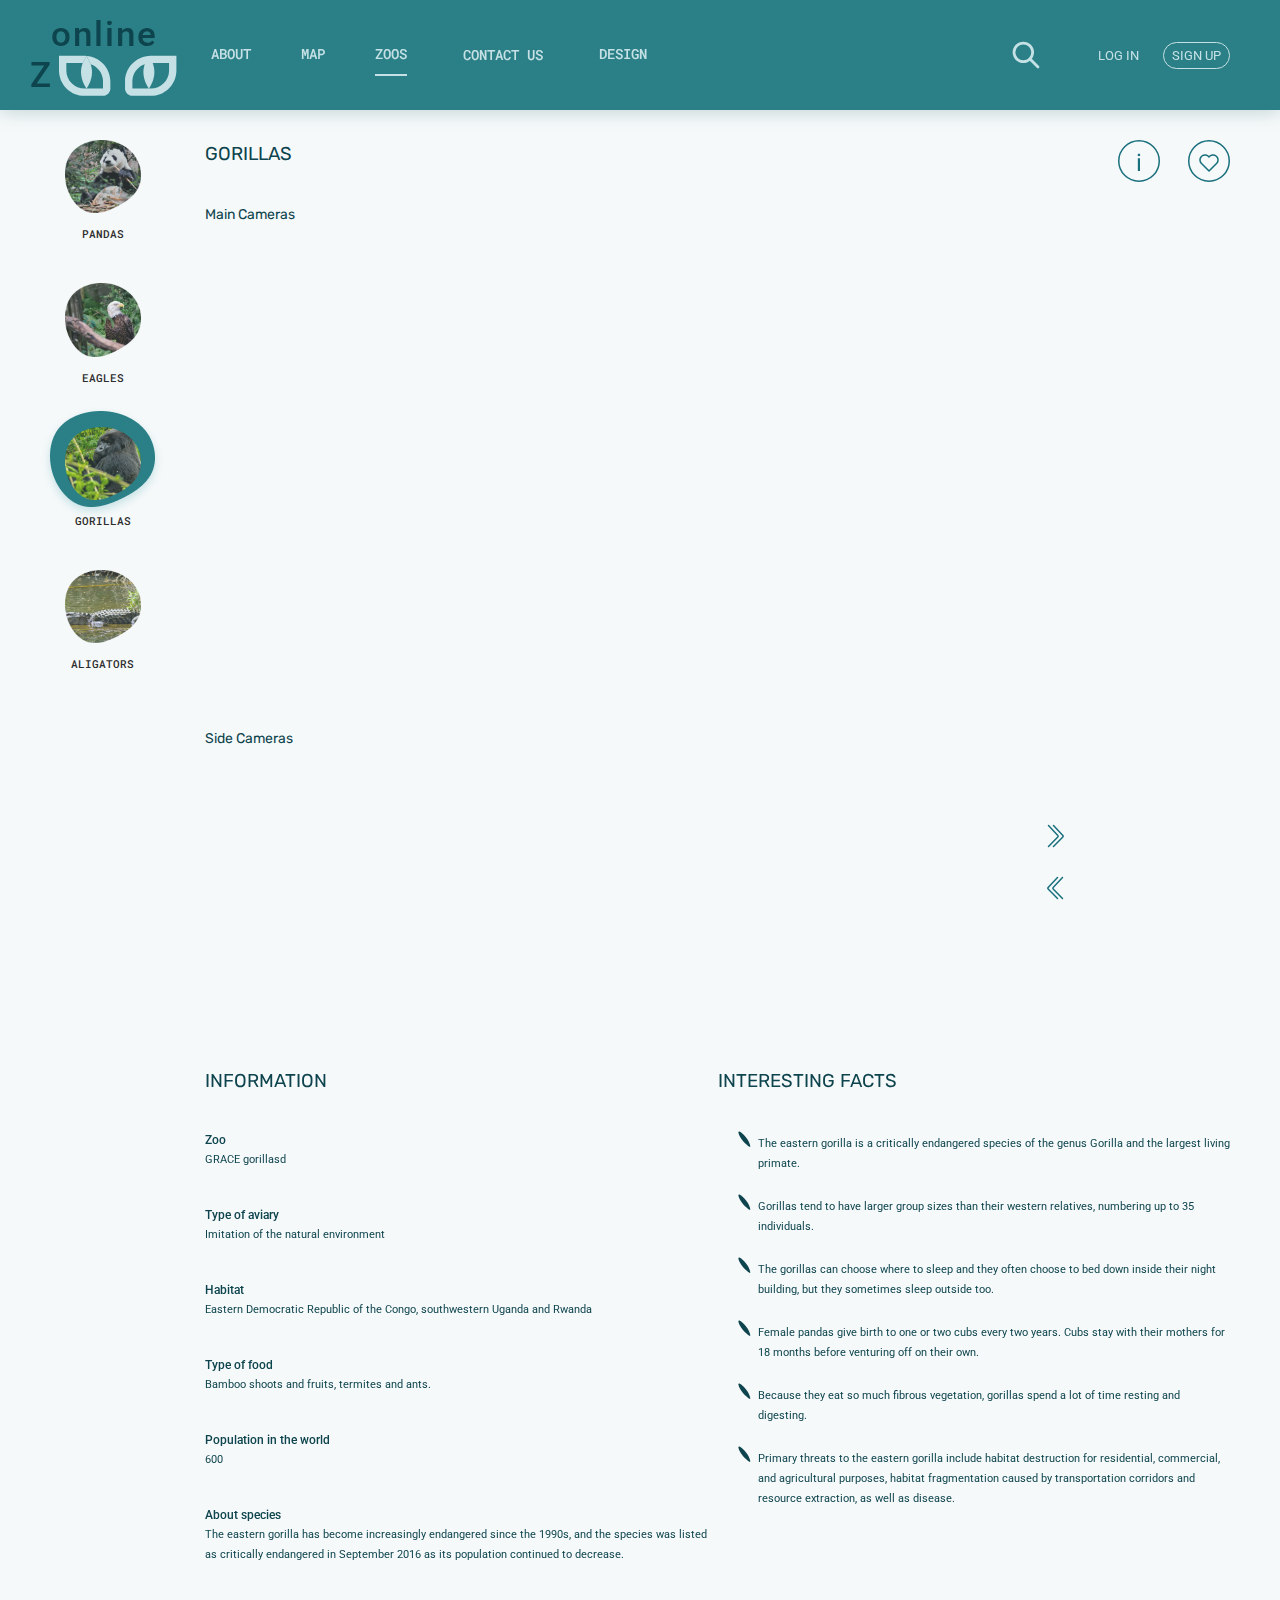
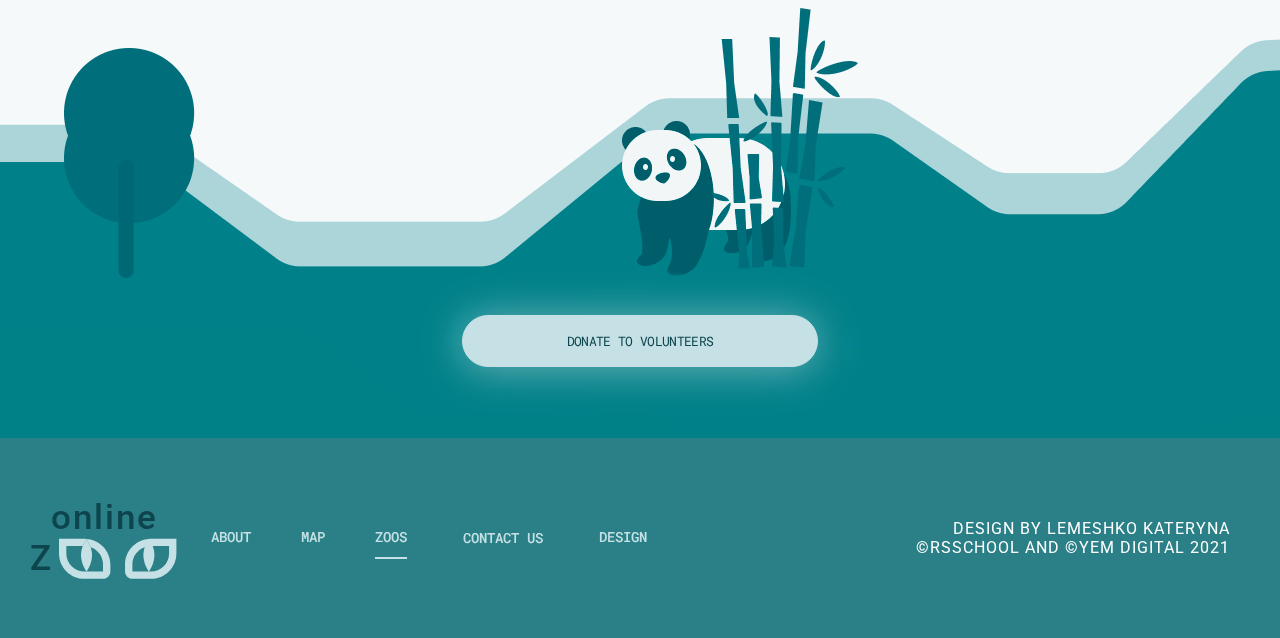
<file: pages/zoos/gorillas.html>
<!DOCTYPE html>
<html lang="en">

<head>
    <meta charset="UTF-8">
    <meta http-equiv="X-UA-Compatible" content="IE=edge">
    <meta name="viewport" content="width=device-width, initial-scale=1.0">
    <title>Zoos</title>
    <link rel="stylesheet" href="./styles/style.css">
    <link rel="stylesheet" href="./styles/media/media.css">
    <link rel="stylesheet" href="../../styles/global/global.css">
    <link rel="stylesheet" href="../../styles/global/media/media.css">
    <link rel="stylesheet" href="../../styles/modals/modals.css">
    <link rel="stylesheet" href="../../styles/modals/media/media.css">
</head>

<body>
    <section class="header-wrapper">     
        <header class="header">
            <a class="logo" href="../../index.html">
                <p class="logo-title">online</p>
                <div class="logo-container">
                    <p class="logo-title">Z</p>
                    <img src="../../assets/icons/logo.svg" class="logo-icon">
                </div>
            </a>
            <nav class="nav header-nav">
                <a href="../../index.html" class="nav-link">About</a>
                <a href="../map/index.html" class="nav-link">Map</a>
                <a href="" class="nav-link">Zoos</a>
                <button class="nav-link" id="contact-open__header">Contact us</button>
                <a href="https://www.figma.com/file/vzrwoqf0kSG1uOify8BRBR/online-zoo?node-id=0%3A1" class="nav-link">Design</a>
            </nav>
            <div class="header-container">
                <input type="text" class="header-container__input">
                <button class="header-container__search"></button>
                <button id="login-open" class="header-container__login">log in</button>
                <button id="signup-open" class="header-container__signup">sign up</button>
                <button id="menu-open" class="header-container__btn"></button>
            </div>
        </header>
    </section>
    <section id="menu" class="menu">
        <a href="../../index.html" class="menu-link">About</a>
        <a href="../map/index.html" class="menu-link">Map</a>
        <a href="" class="menu-link">Zoos</a>
        <button class="menu-link" id="contact-open__menu">Contact us</button>
        <a href="https://www.figma.com/file/vzrwoqf0kSG1uOify8BRBR/online-zoo?node-id=0%3A1" class="menu-link">Design</a>
        <button class="menu-link" id="login-open-2">my account</button>
    </section>
    <section class="main-section">
        <aside class="aside">
            <div class="aside-container">
                <a href="pandas.html" class="aside-link">
                    <img class="aside-link__img" src="../../assets/images/Pandas.png" alt="">
                </a>
                <h3 class="aside-name">Pandas</h3>
            </div>
            <div class="aside-container">
                <a href="eagles.html" class="aside-link">
                    <img class="aside-link__img" src="../../assets/images/eagles.png" alt="">
                </a>
                <h3 class="aside-name">eagles</h3>
            </div>
            <div class="aside-container">
                <a href="gorillas.html" class="aside-link">
                    <img class="aside-link__img" src="../../assets/images/gorrilas.png" alt="">
                    <img class="aside-link__bg" src="../../assets/images/link-bg.png" alt="">
                </a>
                <h3 class="aside-name">gorillas</h3>
            </div>
            <div class="aside-container">
                <a href="alligators.html" class="aside-link">
                    <img class="aside-link__img" src="../../assets/images/aligators.png" alt="">
                </a>
                <h3 class="aside-name">aligators</h3>
            </div>
        </aside>
        <section class="maincam">
            <h2 class="maincam-title">gorillas</h2>
            <div class="maincam-card">
                <button class="maincam-card__btn"></button>
                <button class="maincam-card__btn"></button>
            </div>
            <h3 class="maincam-subtitle">Main cameras</h3>
            <iframe class="maincam-iframe" width="100%" height="604px" src="https://www.youtube.com/embed/7fQmjbx9zoY" title="YouTube video player" frameborder="0" allow="accelerometer; autoplay; clipboard-write; encrypted-media; gyroscope; picture-in-picture" allowfullscreen></iframe>
        </section>
        <section class="sidecam">
            <h3 class="sidecam-subtitle">Side cameras</h3>
            <div class="sidecam-container">
                <iframe class="sidecam-container__iframe sidecam-container__iframe-2" width="380" height="210" src="https://www.youtube.com/embed/OWH3_o75TEg" title="YouTube video player" frameborder="0" allow="accelerometer; autoplay; clipboard-write; encrypted-media; gyroscope; picture-in-picture" allowfullscreen></iframe>
                <iframe class="sidecam-container__iframe sidecam-container__iframe-3" width="380" height="210" src="https://www.youtube.com/embed/OWH3_o75TEg" title="YouTube video player" frameborder="0" allow="accelerometer; autoplay; clipboard-write; encrypted-media; gyroscope; picture-in-picture" allowfullscreen></iframe>
                <iframe class="sidecam-container__iframe" width="380" height="210" src="https://www.youtube.com/embed/tz0avWZoqjg" title="YouTube video player" frameborder="0" allow="accelerometer; autoplay; clipboard-write; encrypted-media; gyroscope; picture-in-picture" allowfullscreen></iframe>
                <div class="sidecam-container__listener">
                    <button class="sidecam-container__listener-btn"></button>
                    <button class="sidecam-container__listener-btn"></button>
                </div>
            </div>
        </section>
        <section class="information">
            <div class="info">
                <h2 class="information-title">information</h2>
                <div class="info-card">
                    <h2 class="info-card__subtitle">Zoo</h2>
                    <p class="info-card__text">GRACE gorillasd</p>
                </div>
                <div class="info-card">
                    <h2 class="info-card__subtitle">Type of aviary</h2>
                    <p class="info-card__text">Imitation of the natural environment</p>
                </div>
                <div class="info-card">
                    <h2 class="info-card__subtitle">Habitat</h2>
                    <p class="info-card__text">Eastern Democratic Republic of the Congo, southwestern Uganda and Rwanda</p>
                </div>
                <div class="info-card">
                    <h2 class="info-card__subtitle">Type of food</h2>
                    <p class="info-card__text">Bamboo shoots and fruits, termites and ants.</p>
                </div>
                <div class="info-card">
                    <h2 class="info-card__subtitle">Population in the world</h2>
                    <p class="info-card__text">600</p>
                </div>
                <div class="info-card">
                    <h2 class="info-card__subtitle">About species</h2>
                    <p class="info-card__text">The eastern gorilla has become increasingly endangered since the 1990s, and the species was listed as critically endangered in September 2016 as its population continued to decrease.</p>
                </div>
            </div>
            <div class="facts">
                <h2 class="information-title">Interesting facts</h2>
                <ul class="facts-container">
                    <li class="facts-card">
                        <p class="facts-text">The eastern gorilla is a critically endangered species of the genus Gorilla and the largest living primate.</p>
                    </li>
                    <li class="facts-card">
                        <p class="facts-text">Gorillas tend to have larger group sizes than their western relatives, numbering up to 35 individuals.</p>
                    </li>
                    <li class="facts-card">
                        <p class="facts-text">The gorillas can choose where to sleep and they often choose to bed down inside their night building, but they sometimes sleep outside too.</p>
                    </li>
                    <li class="facts-card">
                        <p class="facts-text">Female pandas give birth to one or two cubs every two years. Cubs stay with their mothers for 18 months before venturing off on their own.</p>
                    </li>
                    <li class="facts-card">
                        <p class="facts-text">Because they eat so much fibrous vegetation, gorillas spend a lot of time resting and digesting.</p>
                    </li>
                    <li class="facts-card">
                        <p class="facts-text">Primary threats to the eastern gorilla include habitat destruction for residential, commercial, and agricultural purposes, habitat fragmentation caused by transportation corridors and resource extraction, as well as disease.</p>
                    </li>
                </ul>
            </div>
        </section>
    </section>
    <section class="donate">
        <button class="donate-btn" id="donate-open">Donate to volunteers</button>
    </section>
    <section class="footer-wrapper">
        <footer class="footer">
            <a class="logo footer-logo" href="../../index.html">
                <p class="logo-title">online</p>
                <div class="logo-container">
                    <p class="logo-title">Z</p>
                    <img src="../../assets/icons/logo.svg" class="logo-icon">
                </div>
            </a>
            <nav class="nav footer-nav">
                <a href="../../index.html" class="nav-link">About</a>
                <a href="../map/index.html" class="nav-link">Map</a>
                <a href="" class="nav-link">Zoos</a>
                <button class="nav-link" id="contact-open__footer">Contact us</button>
                <a href="https://www.figma.com/file/vzrwoqf0kSG1uOify8BRBR/online-zoo?node-id=0%3A1" class="nav-link">Design</a>
            </nav>
            <div class="footer-container">
                <p class="footer-author">Design by Lemeshko Kateryna</p>
                <p class="footer-author footer-author-2"> ©RSSchool and ©Yem Digital 2021</p>
            </div>
        </footer>
    </section>

    <!--Contact-us || pop-up-->
    <section id="contact">
        <button id="contact-close" class="btn-close">
        </button>
        <h2 id="contact-title">contact us</h2>
        <form id="contact-form" action="">
            <div id="contact-card">
                <h3 id="contact-card__subtitle">Name</h3>
                <p class="text-error" id="contact-card__text-1">Write your name here!</p>
                <input type="text" id="contact-card__input" class=" contact-card__input-1">
            </div>
            <div id="contact-card">
                <h3 id="contact-card__subtitle">Email</h3>
                <p class="text-error" id="contact-card__text-2">Write your email here!</p>
                <input type="text" id="contact-card__input" class="contact-card__input-2">
            </div>
            <div id="contact-card">
                <h3 id="contact-card__subtitle">Your Message</h3>
                <p class="text-error" id="contact-card__text-3">Write something message here!</p>
                <input type="text" id="contact-card__input-big">
            </div>
        </form>
        <button id="contact-btn" class="send-btn">send</button>
    </section>

    <!--Donation || pop-up-->
    <section id="donate">
        <button id="donate-close" class="btn-close">
        </button>
        <h2 id="donate-title">Donate to volunteers</h2>
        <p id="donate-text">Support your favourite animals. It is as simple as buying a cup of coffee.</p>
        <div id="donate-container">
            <div id="donate-card">
                <h2 id="donate-card__subtitle">Choose an animal</h2>
                <p class="text-error" id="donate-card__text-1">Choose your animals!</p>
                <div id="donate-card__animals">
                    <div id="donate-card__animals-btn" class="donate-radio-btn">
                        <input id="animals-radio-1" type="radio" name="animals" checked>
                        <label for="animals-radio-1">Pandas</label>
                    </div>
                     
                    <div id="donate-card__animals-btn" class="donate-radio-btn">
                        <input id="animals-radio-2" type="radio" name="animals">
                        <label for="animals-radio-2">Eagles</label>
                    </div>
                     
                    <div id="donate-card__animals-btn" class="donate-radio-btn">
                        <input id="animals-radio-3" type="radio" name="animals">
                        <label for="animals-radio-3">Gorillas</label>
                    </div>
                     
                    <div id="donate-card__animals-btn" class="donate-radio-btn">
                        <input id="animals-radio-4" type="radio" name="animals">
                        <label for="animals-radio-4">Alligators</label>
                    </div>
                </div>
            </div>
            <div id="donate-payments">
                <h2 id="donate-card__subtitle">payments</h2>
                    <div id="donate-payments__card">
                        <div id="donate-payments__card-btn" class="donate-radio-btn">
                            <input id="type-radio-1" type="radio" name="type" checked>
                            <label for="type-radio-1">Monthly</label>
                        </div>                     
                        <div id="donate-payments__card-btn" class="donate-radio-btn">
                            <input id="type-radio-2" type="radio" name="type">
                            <label for="type-radio-2">One-time</label>
                        </div>
                    </div>
                    <div id="donate-payments__money">
                        <div id="donate-payments__money-btn" class="donate-radio-btn">
                            <input id="money-radio-1" type="radio" name="money" checked>
                            <label for="money-radio-1">3$</label>
                        </div>
                         
                        <div id="donate-payments__money-btn" class="donate-radio-btn">
                            <input id="money-radio-2" type="radio" name="money">
                            <label for="money-radio-2">5$</label>
                        </div>
                         
                        <div id="donate-payments__money-btn" class="donate-radio-btn">
                            <input id="money-radio-3" type="radio" name="money">
                            <label for="money-radio-3">10$</label>
                        </div>
                         
                        <div id="donate-payments__money-btn" class="donate-radio-btn">
                            <input id="money-radio-4" type="radio" name="money">
                            <label for="money-radio-4">$25</label>
                        </div>
                    </div>
            </div>
        </div>
            </div>
        </div>
        <div id="donate-card">
            <h2 id="donate-card__subtitle">Your name</h2>
            <p class="text-error" id="donate-card__text-2">Write your name!</p>
            <input type="text" class="donate-card__input-2" id="donate-card__input">
        </div>
        <div id="donate-card">
            <h2 id="donate-card__subtitle">Your email</h2>
            <p class="text-error" id="donate-card__text-3">Write your email!</p>
            <input type="text" class="donate-card__input-3" id="donate-card__input">
        </div>
        <div id="donate-card">
            <img id="donate-card__icons" src="../../assets/icons/modals/Pay-methods.svg" alt="">
            <p class="text-error" id="donate-card__text-4">Write your all card info!<br> (MM, YY and CVC)</p>
            <p class="text-error" id="donate-card__text-5">The card number is written incorrectly.<br> Example: 8203 5432 7854 2519</p>
            <div id="donate-card__pay">
                <div id="donate-card__pay-container-1">
                    <img src="../../assets/icons/modals/card.svg" alt="" id="donate-card__pay-icon">
                    <input type="number" class="donate-card__pay-input_card-number-1" id="donate-card__pay-input_card-number">
                    <input type="number" class="donate-card__pay-input_card-number-2" id="donate-card__pay-input_card-number">
                    <input type="number" class="donate-card__pay-input_card-number-3" id="donate-card__pay-input_card-number">
                    <input type="number" class="donate-card__pay-input_card-number-4" id="donate-card__pay-input_card-number">
                </div>
                <div id="donate-card__pay-container-2">
                    <input placeholder="MM" id="donate-card__pay-input" class="donate-card__pay-input-2">
                    /  
                    <input placeholder="YY" type="number" id="donate-card__pay-input" class="donate-card__pay-input-3">
                    <input placeholder="CVC" type="number" id="donate-card__pay-input" class="donate-card__pay-input-4">
                </div>
            </div>
        </div>
        <button id="donate-send" class="send-btn">send</button>
        <div id="donate-ps">
            <img src="../../assets/icons/modals/protect.svg" alt="">
            <p id="donate-ps__text">Your payment is protected</p>
        </div>
    </section>
    <section id="signup" class="register">
        <button id="signup-close" class="btn-close"></button>
        <div class="register-header">
            <div class="logo">
                <p class="logo-title">online</p>
                <div class="logo-container">
                    <p class="logo-title">Z</p>
                    <img src="../../assets/icons/logo.svg" class="logo-icon">
                </div>
            </div>
        </div>
        <div class="register-main">
            <div class="register-togglers">
                <button class="register-togglers__btn register-togglers__btn-dark">Create account</button>
                <button id="right-toggler" class="register-togglers__btn register-togglers__btn-light">Log in</button>
            </div>
            <div class="register-loginThrough">
                <button class="register-loginThrough__btn">
                    <img src="../../assets/icons/google.svg" alt="">
                    Google Sign in    
                </button>
                <button class="register-loginThrough__btn">
                    <img src="../../assets/icons/facebook.svg" alt="">
                    Facebook Sign in   
                </button>
            </div>
            <div class="register-container">
                <div class="register-card">
                    <h2 class="register-card__subtitle">Name</h2>
                    <p class="text-error" id="signupErrText-1">Write your name!</p>
                    <input type="text" id="signup-input-1" class="register-card__input">
                </div>
                <div class="register-card">
                    <h2 class="register-card__subtitle">Email</h2>
                    <p class="text-error" id="signupErrText-2">Write your email!</p>
                    <input type="text" id="signup-input-2" class="register-card__input">
                </div>
                <div class="register-card">
                    <h2 class="register-card__subtitle">Password</h2>
                    <p class="text-error" id="signupErrText-3">Password length must be more than 6 characters</p>
                    <input type="text" id="signup-input-3" class="register-card__input">
                </div>
            </div>
            <div class="register-agreement">
                <input type="checkbox" class="register-agreement__checkbox" id="signup-checkbox">
                <p class="register-agreement__text" id="signupErrUnderline">
                    Agree with the <a href="" class="register-agreement__text-link">User Agreement</a> 
                    and <a href="" class="register-agreement__text-link">Policy</a>
                </p>
            </div>
            <button id="signup-send" class="send-btn">send</button>
        </div>
    </section>

    <section id="login" class="register">
        <button id="login-close" class="btn-close"></button>
        <div class="register-header">
            <div class="logo">
                <p class="logo-title">online</p>
                <div class="logo-container">
                    <p class="logo-title">Z</p>
                    <img src="../../assets/icons/logo.svg" class="logo-icon">
                </div>
            </div>
        </div>
        <div class="register-main">
            <div class="register-togglers">
                <button id="left-toggler" class="register-togglers__btn register-togglers__btn-light">Create account</button>
                <button class="register-togglers__btn register-togglers__btn-dark">Log in</button>
            </div>
            <div class="register-loginThrough">
                <button class="register-loginThrough__btn">
                    <img src="../../assets/icons/google.svg" alt="">
                    Google Sign in    
                </button>
                <button class="register-loginThrough__btn">
                    <img src="../../assets/icons/facebook.svg" alt="">
                    Facebook Sign in   
                </button>
            </div>
            <div class="register-container">
                <div class="register-card">
                    <h2 class="register-card__subtitle">Email</h2>
                    <p class="text-error" id="loginErrText-1">Write your email!</p>
                    <input type="text" id="login-input-1" class="register-card__input">
                </div>
                <div class="register-card">
                    <h2 class="register-card__subtitle">Password</h2>
                    <p class="text-error" id="loginErrText-2">Write your Password!</p>
                    <input type="text" id="login-input-2" class="register-card__input">
                </div>
            </div>
            <button id="login-send" class="send-btn login-btn">send</button>
        </div>
    </section>
    <section class="substrate"></section>

    <script type="module" src="../../scripts/script.js"></script>
</body>

</html>
</file>
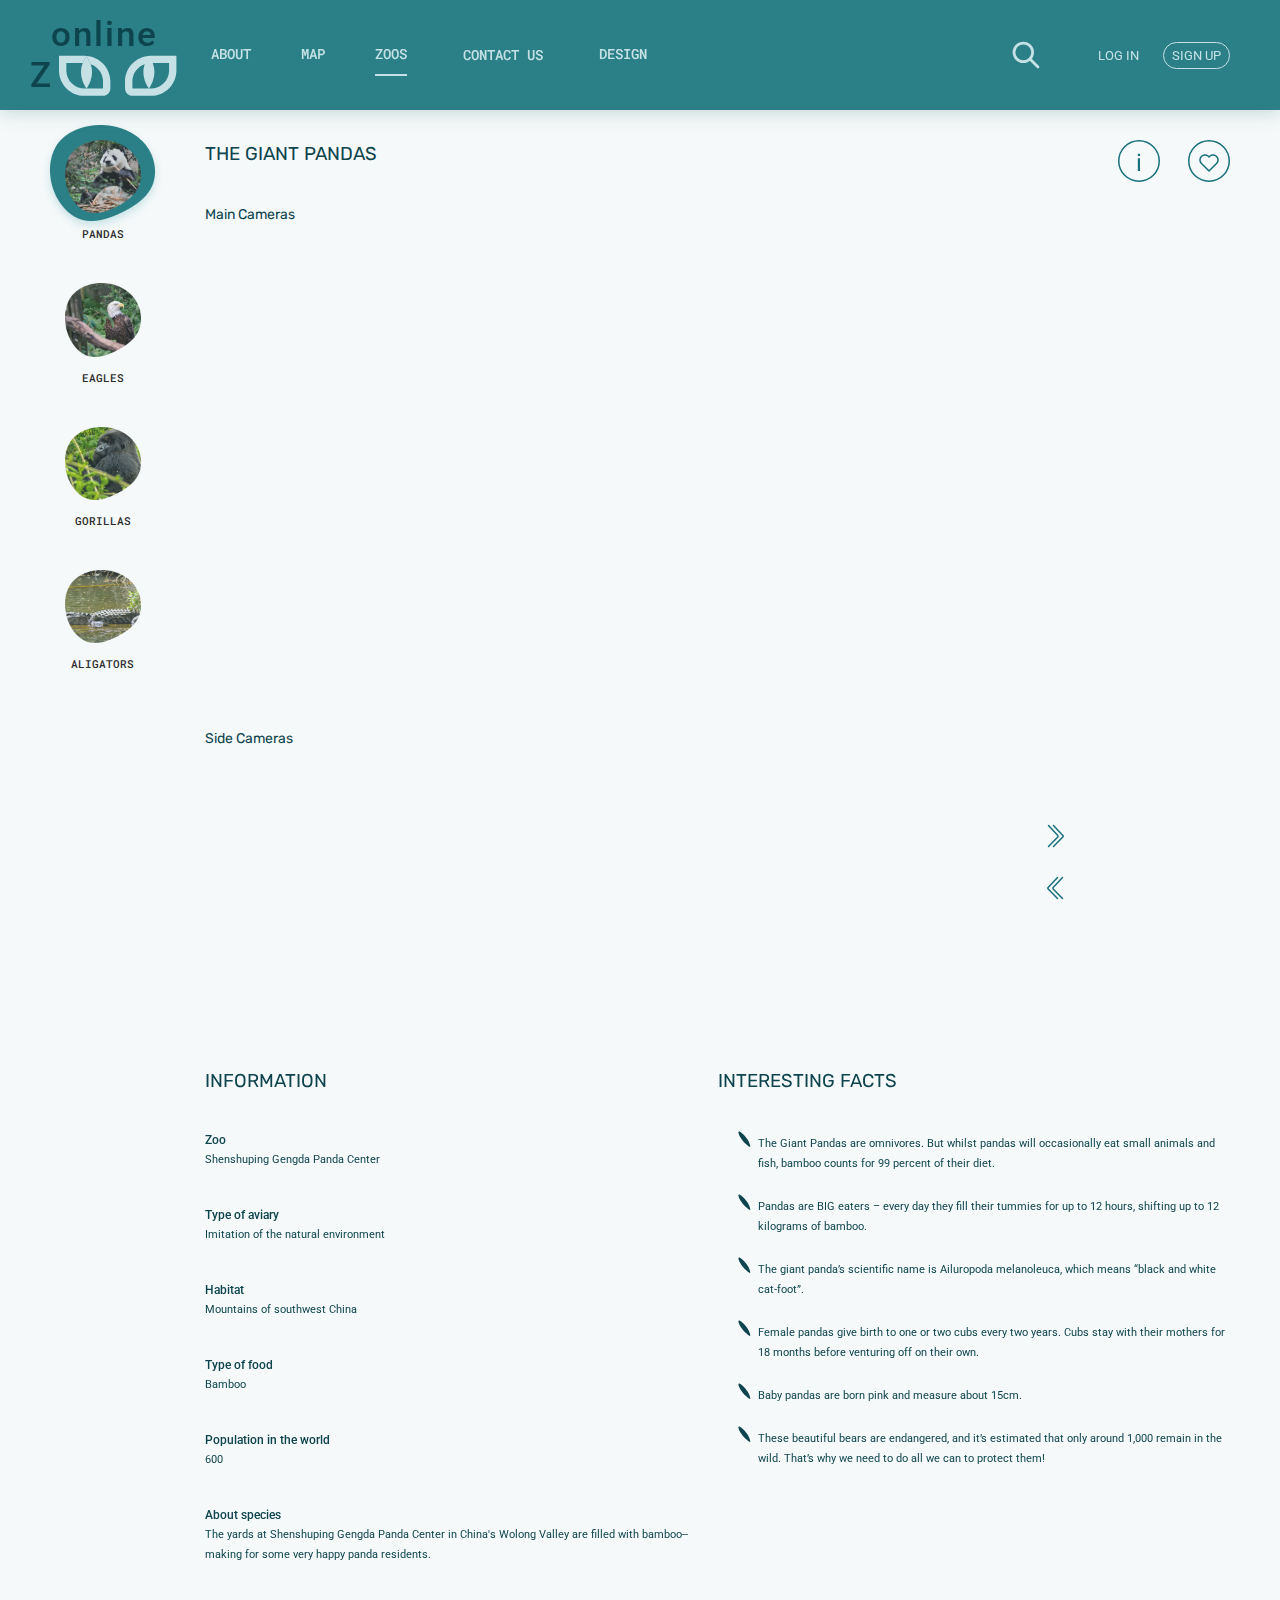
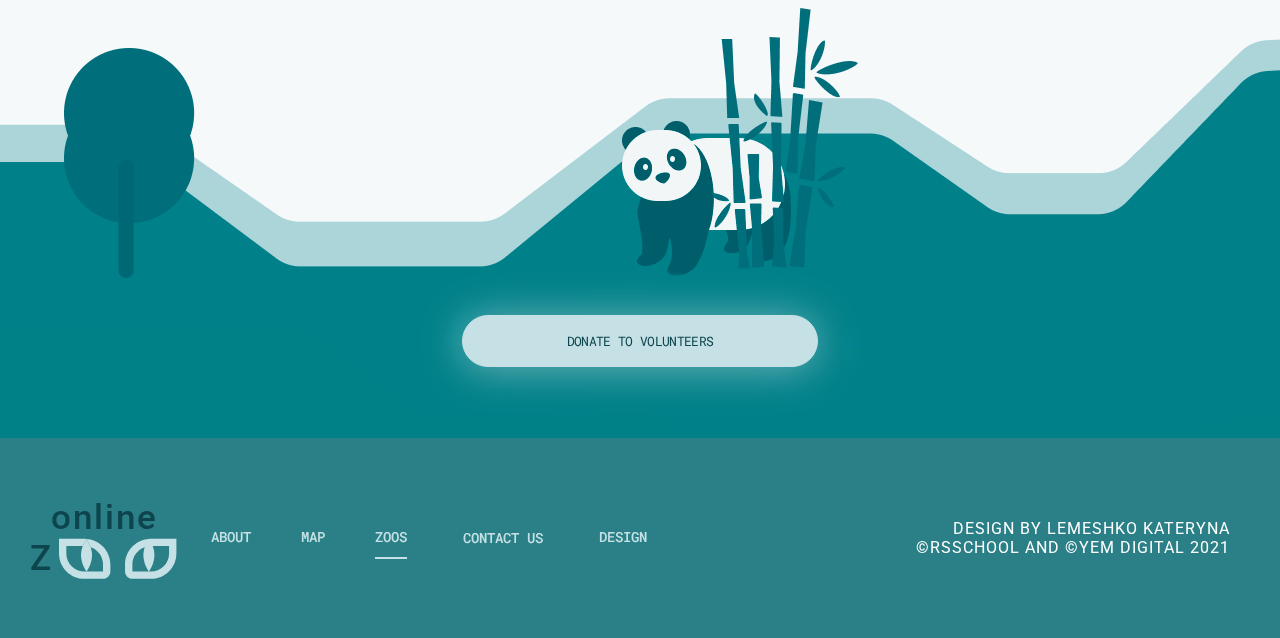
<file: pages/zoos/pandas.html>
<!DOCTYPE html>
<html lang="en">

<head>
    <meta charset="UTF-8">
    <meta http-equiv="X-UA-Compatible" content="IE=edge">
    <meta name="viewport" content="width=device-width, initial-scale=1.0">
    <title>Zoos</title>
    <link rel="stylesheet" href="./styles/style.css">
    <link rel="stylesheet" href="./styles/media/media.css">
    <link rel="stylesheet" href="../../styles/global/global.css">
    <link rel="stylesheet" href="../../styles/global/media/media.css">
    <link rel="stylesheet" href="../../styles/modals/modals.css">
    <link rel="stylesheet" href="../../styles/modals/media/media.css">
</head>

<body>
        <section class="header-wrapper">     
            <header class="header">
                <a class="logo" href="../../index.html">
                    <p class="logo-title">online</p>
                    <div class="logo-container">
                        <p class="logo-title">Z</p>
                        <img src="../../assets/icons/logo.svg" class="logo-icon">
                    </div>
                </a>
                <nav class="nav header-nav">
                    <a href="../../index.html" class="nav-link">About</a>
                    <a href="../map/index.html" class="nav-link">Map</a>
                    <a href="" class="nav-link">Zoos</a>
                    <button class="nav-link" id="contact-open__header">Contact us</button>
                    <a href="https://www.figma.com/file/vzrwoqf0kSG1uOify8BRBR/online-zoo?node-id=0%3A1" class="nav-link">Design</a>
                </nav>
                <div class="header-container">
                    <input type="text" class="header-container__input">
                    <button class="header-container__search"></button>
                    <button id="login-open" class="header-container__login">log in</button>
                    <button id="signup-open" class="header-container__signup">sign up</button>
                    <button id="menu-open" class="header-container__btn"></button>
                </div>
            </header>
        </section>
        <section id="menu" class="menu">
            <a href="../../index.html" class="menu-link">About</a>
            <a href="../map/index.html" class="menu-link">Map</a>
            <a href="" class="menu-link">Zoos</a>
            <button class="menu-link" id="contact-open__menu">Contact us</button>
            <a href="https://www.figma.com/file/vzrwoqf0kSG1uOify8BRBR/online-zoo?node-id=0%3A1" class="menu-link">Design</a>
            <button class="menu-link" id="login-open-2">my account</button>
        </section>
    <section class="main-section">
        <aside class="aside">
            <div class="aside-container">
                <a href="pandas.html" class="aside-link">
                    <img class="aside-link__img" src="../../assets/images/Pandas.png" alt="">
                    <img class="aside-link__bg" src="../../assets/images/link-bg.png" alt="">
                </a>
                <h3 class="aside-name">Pandas</h3>
            </div>
            <div class="aside-container">
                <a href="eagles.html" class="aside-link">
                    <img class="aside-link__img" src="../../assets/images/eagles.png" alt="">
                </a>
                <h3 class="aside-name">eagles</h3>
            </div>
            <div class="aside-container">
                <a href="gorillas.html" class="aside-link">
                    <img class="aside-link__img" src="../../assets/images/gorrilas.png" alt="">
                </a>
                <h3 class="aside-name">gorillas</h3>
            </div>
            <div class="aside-container">
                <a href="alligators.html" class="aside-link">
                    <img class="aside-link__img" src="../../assets/images/aligators.png" alt="">
                </a>
                <h3 class="aside-name">aligators</h3>
            </div>
        </aside>
        <section class="maincam">
            <h2 class="maincam-title">The Giant Pandas</h2>
            <div class="maincam-card">
                <button class="maincam-card__btn"></button>
                <button class="maincam-card__btn"></button>
            </div>
            <h3 class="maincam-subtitle">Main cameras</h3>
            <iframe class="maincam-iframe" width="100%" height="604px" src="https://www.youtube.com/embed/dqT-UlYlg1s" title="YouTube video player" frameborder="0" allow="accelerometer; autoplay; clipboard-write; encrypted-media; gyroscope; picture-in-picture" allowfullscreen></iframe>
        </section>
        <section class="sidecam">
            <h3 class="sidecam-subtitle">Side cameras</h3>
            <div class="sidecam-container">
                <iframe class="sidecam-container__iframe" width="380" height="210" src="https://www.youtube.com/embed/OWH3_o75TEg" title="YouTube video player" frameborder="0" allow="accelerometer; autoplay; clipboard-write; encrypted-media; gyroscope; picture-in-picture" allowfullscreen></iframe>
                <iframe class="sidecam-container__iframe sidecam-container__iframe-2" width="380" height="210" src="https://www.youtube.com/embed/OWH3_o75TEg" title="YouTube video player" frameborder="0" allow="accelerometer; autoplay; clipboard-write; encrypted-media; gyroscope; picture-in-picture" allowfullscreen></iframe>
                <iframe class="sidecam-container__iframe sidecam-container__iframe-3" width="380" height="210" src="https://www.youtube.com/embed/OWH3_o75TEg" title="YouTube video player" frameborder="0" allow="accelerometer; autoplay; clipboard-write; encrypted-media; gyroscope; picture-in-picture" allowfullscreen></iframe>
                <div class="sidecam-container__listener">
                    <button class="sidecam-container__listener-btn"></button>
                    <button class="sidecam-container__listener-btn"></button>
                </div>
            </div>
        </section>
        <section class="information">
            <div class="info">
                <h2 class="information-title">information</h2>
                <div class="info-card">
                    <h2 class="info-card__subtitle">Zoo</h2>
                    <p class="info-card__text">Shenshuping Gengda Panda Center</p>
                </div>
                <div class="info-card">
                    <h2 class="info-card__subtitle">Type of aviary</h2>
                    <p class="info-card__text">Imitation of the natural environment</p>
                </div>
                <div class="info-card">
                    <h2 class="info-card__subtitle">Habitat</h2>
                    <p class="info-card__text">Mountains of southwest China</p>
                </div>
                <div class="info-card">
                    <h2 class="info-card__subtitle">Type of food</h2>
                    <p class="info-card__text">Bamboo</p>
                </div>
                <div class="info-card">
                    <h2 class="info-card__subtitle">Population in the world</h2>
                    <p class="info-card__text">600</p>
                </div>
                <div class="info-card">
                    <h2 class="info-card__subtitle">About species</h2>
                    <p class="info-card__text">The yards at Shenshuping Gengda Panda Center in China's Wolong Valley are filled with bamboo--making for some very happy panda residents.</p>
                </div>
            </div>
            <div class="facts">
                <h2 class="information-title">Interesting facts</h2>
                <ul class="facts-container">
                    <li class="facts-card">
                        <p class="facts-text">The Giant Pandas are omnivores. But whilst pandas will occasionally eat small animals and fish, bamboo counts for 99 percent of their diet.
                    </li>
                    <li class="facts-card">
                        <p class="facts-text">Pandas are BIG eaters – every day they fill their tummies for up to 12 hours, shifting up to 12 kilograms of bamboo.</p>
                    </li>
                    <li class="facts-card">
                        <p class="facts-text">The giant panda’s scientific name is Ailuropoda melanoleuca, which means “black and white cat-foot”.</p>
                    </li>
                    <li class="facts-card">
                        <p class="facts-text">Female pandas give birth to one or two cubs every two years. Cubs stay with their mothers for 18 months before venturing off on their own.</p>
                    </li>
                    <li class="facts-card">
                        <p class="facts-text">Baby pandas are born pink and measure about 15cm.</p>
                    </li>
                    <li class="facts-card">
                        <p class="facts-text">These beautiful bears are endangered, and it’s estimated that only around 1,000 remain in the wild. That’s why we need to do all we can to protect them!</p>
                        </p>
                    </li>
                </ul>
            </div>
        </section>
    </section>
    <section class="donate">
        <button class="donate-btn" id="donate-open">Donate to volunteers</button>
    </section>
    <section class="footer-wrapper">
        <footer class="footer">
            <a class="logo footer-logo" href="../../index.html">
                <p class="logo-title">online</p>
                <div class="logo-container">
                    <p class="logo-title">Z</p>
                    <img src="../../assets/icons/logo.svg" class="logo-icon">
                </div>
            </a>
            <nav class="nav footer-nav">
                <a href="../../index.html" class="nav-link">About</a>
                <a href="../map/index.html" class="nav-link">Map</a>
                <a href="" class="nav-link">Zoos</a>
                <button class="nav-link" id="contact-open__footer">Contact us</button>
                <a href="https://www.figma.com/file/vzrwoqf0kSG1uOify8BRBR/online-zoo?node-id=0%3A1" class="nav-link">Design</a>
            </nav>
            <div class="footer-container">
                <p class="footer-author">Design by Lemeshko Kateryna</p>
                <p class="footer-author footer-author-2"> ©RSSchool and ©Yem Digital 2021</p>
            </div>
        </footer>
    </section>

    <!--Contact-us || pop-up-->
    <section id="contact">
        <button id="contact-close" class="btn-close">
        </button>
        <h2 id="contact-title">contact us</h2>
        <form id="contact-form" action="">
            <div id="contact-card">
                <h3 id="contact-card__subtitle">Name</h3>
                <p class="text-error" id="contact-card__text-1">Write your name here!</p>
                <input type="text" id="contact-card__input" class=" contact-card__input-1">
            </div>
            <div id="contact-card">
                <h3 id="contact-card__subtitle">Email</h3>
                <p class="text-error" id="contact-card__text-2">Write your email here!</p>
                <input type="text" id="contact-card__input" class="contact-card__input-2">
            </div>
            <div id="contact-card">
                <h3 id="contact-card__subtitle">Your Message</h3>
                <p class="text-error" id="contact-card__text-3">Write something message here!</p>
                <input type="text" id="contact-card__input-big">
            </div>
        </form>
        <button id="contact-btn" class="send-btn">send</button>
    </section>

    <!--Donation || pop-up-->
    <section id="donate">
        <button id="donate-close" class="btn-close">
        </button>
        <h2 id="donate-title">Donate to volunteers</h2>
        <p id="donate-text">Support your favourite animals. It is as simple as buying a cup of coffee.</p>
        <div id="donate-container">
            <div id="donate-card">
                <h2 id="donate-card__subtitle">Choose an animal</h2>
                <p class="text-error" id="donate-card__text-1">Choose your animals!</p>
                <div id="donate-card__animals">
                    <div id="donate-card__animals-btn" class="donate-radio-btn">
                        <input id="animals-radio-1" type="radio" name="animals" checked>
                        <label for="animals-radio-1">Pandas</label>
                    </div>
                     
                    <div id="donate-card__animals-btn" class="donate-radio-btn">
                        <input id="animals-radio-2" type="radio" name="animals">
                        <label for="animals-radio-2">Eagles</label>
                    </div>
                     
                    <div id="donate-card__animals-btn" class="donate-radio-btn">
                        <input id="animals-radio-3" type="radio" name="animals">
                        <label for="animals-radio-3">Gorillas</label>
                    </div>
                     
                    <div id="donate-card__animals-btn" class="donate-radio-btn">
                        <input id="animals-radio-4" type="radio" name="animals">
                        <label for="animals-radio-4">Alligators</label>
                    </div>
                </div>
            </div>
            <div id="donate-payments">
                <h2 id="donate-card__subtitle">payments</h2>
                    <div id="donate-payments__card">
                        <div id="donate-payments__card-btn" class="donate-radio-btn">
                            <input id="type-radio-1" type="radio" name="type" checked>
                            <label for="type-radio-1">Monthly</label>
                        </div>                     
                        <div id="donate-payments__card-btn" class="donate-radio-btn">
                            <input id="type-radio-2" type="radio" name="type">
                            <label for="type-radio-2">One-time</label>
                        </div>
                    </div>
                    <div id="donate-payments__money">
                        <div id="donate-payments__money-btn" class="donate-radio-btn">
                            <input id="money-radio-1" type="radio" name="money" checked>
                            <label for="money-radio-1">3$</label>
                        </div>
                         
                        <div id="donate-payments__money-btn" class="donate-radio-btn">
                            <input id="money-radio-2" type="radio" name="money">
                            <label for="money-radio-2">5$</label>
                        </div>
                         
                        <div id="donate-payments__money-btn" class="donate-radio-btn">
                            <input id="money-radio-3" type="radio" name="money">
                            <label for="money-radio-3">10$</label>
                        </div>
                         
                        <div id="donate-payments__money-btn" class="donate-radio-btn">
                            <input id="money-radio-4" type="radio" name="money">
                            <label for="money-radio-4">$25</label>
                        </div>
                    </div>
            </div>
        </div>
            </div>
        </div>
        <div id="donate-card">
            <h2 id="donate-card__subtitle">Your name</h2>
            <p class="text-error" id="donate-card__text-2">Write your name!</p>
            <input type="text" class="donate-card__input-2" id="donate-card__input">
        </div>
        <div id="donate-card">
            <h2 id="donate-card__subtitle">Your email</h2>
            <p class="text-error" id="donate-card__text-3">Write your email!</p>
            <input type="text" class="donate-card__input-3" id="donate-card__input">
        </div>
        <div id="donate-card">
            <img id="donate-card__icons" src="../../assets/icons/modals/Pay-methods.svg" alt="">
            <p class="text-error" id="donate-card__text-4">Write your all card info!<br> (MM, YY and CVC)</p>
            <p class="text-error" id="donate-card__text-5">The card number is written incorrectly.<br> Example: 8203 5432 7854 2519</p>
            <div id="donate-card__pay">
                <div id="donate-card__pay-container-1">
                    <img src="../../assets/icons/modals/card.svg" alt="" id="donate-card__pay-icon">
                    <input type="number" class="donate-card__pay-input_card-number-1" id="donate-card__pay-input_card-number">
                    <input type="number" class="donate-card__pay-input_card-number-2" id="donate-card__pay-input_card-number">
                    <input type="number" class="donate-card__pay-input_card-number-3" id="donate-card__pay-input_card-number">
                    <input type="number" class="donate-card__pay-input_card-number-4" id="donate-card__pay-input_card-number">
                </div>
                <div id="donate-card__pay-container-2">
                    <input placeholder="MM" id="donate-card__pay-input" class="donate-card__pay-input-2">
                    /  
                    <input placeholder="YY" type="number" id="donate-card__pay-input" class="donate-card__pay-input-3">
                    <input placeholder="CVC" type="number" id="donate-card__pay-input" class="donate-card__pay-input-4">
                </div>
            </div>
        </div>
        <button id="donate-send" class="send-btn">send</button>
        <div id="donate-ps">
            <img src="../../assets/icons/modals/protect.svg" alt="">
            <p id="donate-ps__text">Your payment is protected</p>
        </div>
    </section>
    <section id="signup" class="register">
        <button id="signup-close" class="btn-close"></button>
        <div class="register-header">
            <div class="logo">
                <p class="logo-title">online</p>
                <div class="logo-container">
                    <p class="logo-title">Z</p>
                    <img src="../../assets/icons/logo.svg" class="logo-icon">
                </div>
            </div>
        </div>
        <div class="register-main">
            <div class="register-togglers">
                <button class="register-togglers__btn register-togglers__btn-dark">Create account</button>
                <button id="right-toggler" class="register-togglers__btn register-togglers__btn-light">Log in</button>
            </div>
            <div class="register-loginThrough">
                <button class="register-loginThrough__btn">
                    <img src="../../assets/icons/modals/google.svg" alt="">
                    Google Sign in    
                </button>
                <button class="register-loginThrough__btn">
                    <img src="../../assets/icons/modals/facebook.svg" alt="">
                    Facebook Sign in   
                </button>
            </div>
            <div class="register-container">
                <div class="register-card">
                    <h2 class="register-card__subtitle">Name</h2>
                    <p class="text-error" id="signupErrText-1">Write your name!</p>
                    <input type="text" id="signup-input-1" class="register-card__input">
                </div>
                <div class="register-card">
                    <h2 class="register-card__subtitle">Email</h2>
                    <p class="text-error" id="signupErrText-2">Write your email!</p>
                    <input type="text" id="signup-input-2" class="register-card__input">
                </div>
                <div class="register-card">
                    <h2 class="register-card__subtitle">Password</h2>
                    <p class="text-error" id="signupErrText-3">Password length must be more than 6 characters</p>
                    <input type="text" id="signup-input-3" class="register-card__input">
                </div>
            </div>
            <div class="register-agreement">
                <input type="checkbox" class="register-agreement__checkbox" id="signup-checkbox">
                <p class="register-agreement__text" id="signupErrUnderline">
                    Agree with the <a href="" class="register-agreement__text-link">User Agreement</a> 
                    and <a href="" class="register-agreement__text-link">Policy</a>
                </p>
            </div>
            <button id="signup-send" class="send-btn">send</button>
        </div>
    </section>

    <section id="login" class="register">
        <button id="login-close" class="btn-close"></button>
        <div class="register-header">
            <div class="logo">
                <p class="logo-title">online</p>
                <div class="logo-container">
                    <p class="logo-title">Z</p>
                    <img src="../../assets/icons/logo.svg" class="logo-icon">
                </div>
            </div>
        </div>
        <div class="register-main">
            <div class="register-togglers">
                <button id="left-toggler" class="register-togglers__btn register-togglers__btn-light">Create account</button>
                <button class="register-togglers__btn register-togglers__btn-dark">Log in</button>
            </div>
            <div class="register-loginThrough">
                <button class="register-loginThrough__btn">
                    <img src="../../assets/icons/modals/google.svg" alt="">
                    Google Sign in    
                </button>
                <button class="register-loginThrough__btn">
                    <img src="../../assets/icons/modals/facebook.svg" alt="">
                    Facebook Sign in   
                </button>
            </div>
            <div class="register-container">
                <div class="register-card">
                    <h2 class="register-card__subtitle">Email</h2>
                    <p class="text-error" id="loginErrText-1">Write your email!</p>
                    <input type="text" id="login-input-1" class="register-card__input">
                </div>
                <div class="register-card">
                    <h2 class="register-card__subtitle">Password</h2>
                    <p class="text-error" id="loginErrText-2">Write your Password!</p>
                    <input type="text" id="login-input-2" class="register-card__input">
                </div>
            </div>
            <button id="login-send" class="send-btn login-btn">send</button>
        </div>
    </section>
    <section class="substrate"></section>

    <script type="module" src="../../scripts/script.js"></script>
</body>

</html>
</file>
<file: pages/main/style.css>
@import url(https://fonts.googleapis.com/css?family=Roboto:100,100italic,300,300italic,regular,italic,500,500italic,700,700italic,900,900italic);
@import url(https://fonts.googleapis.com/css?family=Roboto+Mono:100,200,300,regular,500,600,700,100italic,200italic,300italic,italic,500italic,600italic,700italic);
@import url(https://fonts.googleapis.com/css?family=Rubik:300,regular,500,600,700,800,900,300italic,italic,500italic,600italic,700italic,800italic,900italic);
html {
  font-size: 18px;
}

.header-hero {
  padding-top: 110px;
  position: relative;
}

.nav {
  display: -ms-grid;
  display: grid;
  -ms-grid-columns: (auto)[5];
      grid-template-columns: repeat(5, auto);
  -webkit-column-gap: 50px;
          column-gap: 50px;
  margin-left: 53px;
}

.nav-link {
  font-family: Roboto Mono;
  font-weight: 500;
  font-size: 1rem;
  color: #c5e1e5;
  text-transform: uppercase;
  line-height: 40px;
  -webkit-transition: all 0.3s ease;
  transition: all 0.3s ease;
  display: -webkit-box;
  display: -ms-flexbox;
  display: flex;
  -webkit-box-pack: center;
      -ms-flex-pack: center;
          justify-content: center;
}

.nav-link:hover {
  color: #0d444d;
}

.nav-link:nth-child(1) {
  border-bottom: 2px solid;
}

.header {
  display: -webkit-box;
  display: -ms-flexbox;
  display: flex;
  -webkit-box-align: center;
      -ms-flex-align: center;
          align-items: center;
  width: 1920px;
  padding: 0 220px;
  z-index: 4;
}

.header-wrapper {
  z-index: 3;
  top: 0;
  width: 100%;
  display: -webkit-box;
  display: -ms-flexbox;
  display: flex;
  -webkit-box-pack: center;
      -ms-flex-pack: center;
          justify-content: center;
  position: fixed;
  background: #2a8086;
  -webkit-filter: drop-shadow(0px 1px 10px #12575b40);
          filter: drop-shadow(0px 1px 10px #12575b40);
  min-height: 110px;
}

.header-container {
  display: -webkit-box;
  display: -ms-flexbox;
  display: flex;
  -webkit-box-orient: horizontal;
  -webkit-box-direction: normal;
      -ms-flex-direction: row;
          flex-direction: row;
  margin-left: auto;
  -webkit-box-align: center;
      -ms-flex-align: center;
          align-items: center;
}

.header-container__input {
  background: #c5e1e5;
  width: 0;
  height: 30px;
  visibility: hidden;
  -webkit-transition: 0.2s cubic-bezier(0, 0, 1, 1);
  transition: 0.2s cubic-bezier(0, 0, 1, 1);
}

.header-container__search {
  width: 32px;
  height: 32px;
  background-image: url(../../assets/icons/search.svg);
  -webkit-transition: all 0.3s ease;
  transition: all 0.3s ease;
}

.header-container__search:hover {
  -webkit-filter: drop-shadow(0 0 10px #c5e1e5);
          filter: drop-shadow(0 0 10px #c5e1e5);
  -webkit-transform: rotate(90deg);
          transform: rotate(90deg);
}

.header-container__login {
  text-transform: uppercase;
  color: #c5e1e5;
  margin: 0 18px 0 50px;
  -webkit-transition: all 0.3s ease;
  transition: all 0.3s ease;
}

.header-container__login:hover {
  color: #0d444d;
}

.header-container__signup {
  padding: 5px 8px;
  text-transform: uppercase;
  color: #c5e1e5;
  border: 1px solid #c5e1e5;
  border-radius: 100px;
  -webkit-transition: all 0.3s ease;
  transition: all 0.3s ease;
}

.header-container__signup:hover {
  background: #c5e1e5;
  color: #0d444d;
  -webkit-box-shadow: 0px 2px 50px #b9d5d999;
          box-shadow: 0px 2px 50px #b9d5d999;
}

.header-container__btn {
  display: none;
  background: url(../../assets/icons/menu.svg) center no-repeat;
  width: 35px;
  height: 35px;
}

.menu {
  -webkit-filter: drop-shadow(0px 2px 10px #12575b40);
          filter: drop-shadow(0px 2px 10px #12575b40);
  height: 0;
  z-index: -2;
  display: -webkit-box;
  display: -ms-flexbox;
  display: flex;
  margin-top: -5px;
  -webkit-transition: 0.4s cubic-bezier(1, 1, 1, 1);
  transition: 0.4s cubic-bezier(1, 1, 1, 1);
  position: fixed;
  width: 100%;
  background: #2a8086;
  -webkit-box-orient: horizontal;
  -webkit-box-direction: normal;
      -ms-flex-direction: row;
          flex-direction: row;
  -webkit-box-align: center;
      -ms-flex-align: center;
          align-items: center;
  -webkit-box-pack: center;
      -ms-flex-pack: center;
          justify-content: center;
  -webkit-column-gap: 30px;
          column-gap: 30px;
}

.menu-link {
  color: #c5e1e5;
  font-family: Roboto Mono;
  font-weight: 500;
  font-size: 1rem;
  color: #c5e1e5;
  text-transform: uppercase;
  line-height: 40px;
  -webkit-transition: all 0.3s ease;
  transition: all 0.3s ease;
}

.menu-link:hover {
  color: #0d444d;
}

.hero {
  min-height: 795px;
  max-width: 1920px;
  background: url(../../assets/images/hero-bg.png) center no-repeat;
  padding: 0px 220px;
  display: -webkit-box;
  display: -ms-flexbox;
  display: flex;
  -webkit-box-orient: horizontal;
  -webkit-box-direction: normal;
      -ms-flex-direction: row;
          flex-direction: row;
  margin: auto;
  -webkit-box-pack: justify;
      -ms-flex-pack: justify;
          justify-content: space-between;
}

.hero-container {
  max-width: 700px;
  padding-top: 85px;
}

.hero-title {
  font-family: Rubik;
  color: #f3f7f8;
  font-size: 4rem;
  font-weight: 300;
  line-height: 80px;
}

.hero-title__span {
  font-family: Rubik;
  font-weight: 500;
  font-size: 4rem;
}

.hero-text {
  max-width: 480px;
  margin: 27px 0 87px 0;
  line-height: 30px;
  color: #f3f7f8;
}

.hero-link {
  width: 252px;
  height: 52px;
  display: -webkit-box;
  display: -ms-flexbox;
  display: flex;
  -webkit-box-align: center;
      -ms-flex-align: center;
          align-items: center;
  -webkit-box-pack: center;
      -ms-flex-pack: center;
          justify-content: center;
  background: #ffffff;
  border: 1px solid #ffffff;
  -webkit-box-shadow: 0px 2px 50px #b9d5d999;
          box-shadow: 0px 2px 50px #b9d5d999;
  border-radius: 100px;
  font-family: Roboto Mono;
  text-transform: uppercase;
  color: #0d444d;
  -webkit-transition: all 0.3s ease;
  transition: all 0.3s ease;
}

.hero-link:hover {
  background: #2a8086;
  color: #fff;
}

.hero-image {
  position: relative;
  margin-top: 20px;
}

.hero-image__link {
  position: absolute;
  -webkit-transform: translate(-50%, -50%);
          transform: translate(-50%, -50%);
  left: 50%;
  top: 50%;
  -webkit-transition: all 0.3s ease;
  transition: all 0.3s ease;
}

.hero-image__link:hover {
  opacity: 0.5;
}

.how {
  position: absolute;
  bottom: 39px;
  font-family: Rubik;
  text-transform: uppercase;
  color: #0d444d;
  font-size: 1.33rem;
}

.about {
  padding: 100px 0 60px 0;
  max-width: 1480px;
  display: -webkit-box;
  display: -ms-flexbox;
  display: flex;
  -webkit-box-orient: horizontal;
  -webkit-box-direction: normal;
      -ms-flex-direction: row;
          flex-direction: row;
  -webkit-box-pack: justify;
      -ms-flex-pack: justify;
          justify-content: space-between;
  margin: auto;
  -webkit-box-align: center;
      -ms-flex-align: center;
          align-items: center;
}

.about-container {
  display: -webkit-box;
  display: -ms-flexbox;
  display: flex;
  -webkit-box-orient: vertical;
  -webkit-box-direction: normal;
      -ms-flex-direction: column;
          flex-direction: column;
  -webkit-box-align: center;
      -ms-flex-align: center;
          align-items: center;
}

.about-container__text {
  font-size: 0.77rem;
  line-height: 20px;
  text-align: center;
  color: #0d444d;
  margin-top: 14px;
}

.about-card {
  position: relative;
  width: 145px;
  height: 145px;
  background: #ffffff;
  -webkit-box-shadow: 0px 2px 50px #0000000f;
          box-shadow: 0px 2px 50px #0000000f;
  border-radius: 100px;
  display: -webkit-box;
  display: -ms-flexbox;
  display: flex;
  -webkit-box-pack: center;
      -ms-flex-pack: center;
          justify-content: center;
  -webkit-box-align: center;
      -ms-flex-align: center;
          align-items: center;
  -webkit-transition: all 0.3s ease;
  transition: all 0.3s ease;
}

.about-card:hover {
  -webkit-transform: rotate(360deg);
          transform: rotate(360deg);
}

.about-card__img {
  position: absolute;
}

.illustration {
  display: block;
  margin: auto;
  background: url(../../assets/images/Illustrations-1.png) no-repeat center;
  max-width: 1920px;
  height: 550px;
}

.pets {
  padding: 70px 0 100px 0;
  max-width: 1480px;
  margin: auto;
  display: -ms-grid;
  display: grid;
  -ms-grid-rows: (auto)[2];
      grid-template-rows: repeat(2, auto);
  row-gap: 66px;
  -webkit-box-align: center;
      -ms-flex-align: center;
          align-items: center;
}

.pets-title {
  font-family: Rubik;
  font-size: 1.33rem;
  line-height: 28px;
  text-transform: uppercase;
  color: #0d444d;
  -ms-grid-row: 1;
  -ms-grid-row-span: 1;
  grid-row: 1 / 2;
  -ms-grid-column: 1;
  -ms-grid-column-span: 1;
  grid-column: 1 / 2;
}

.pets-button {
  border: 1.5px solid #19707d;
  -webkit-box-sizing: border-box;
          box-sizing: border-box;
  border-radius: 100px;
  font-family: Roboto Mono;
  font-size: 1rem;
  line-height: 24px;
  width: 331px;
  height: 52px;
  letter-spacing: 0.1em;
  text-transform: uppercase;
  -webkit-transition: all 0.3s ease;
  transition: all 0.3s ease;
  color: #19707d;
  display: -webkit-box;
  display: -ms-flexbox;
  display: flex;
  -webkit-box-pack: center;
      -ms-flex-pack: center;
          justify-content: center;
  -webkit-box-align: center;
      -ms-flex-align: center;
          align-items: center;
  justify-self: end;
  -ms-grid-row: 1;
  -ms-grid-row-span: 1;
  grid-row: 1 / 2;
  -ms-grid-column: 1;
  -ms-grid-column-span: 1;
  grid-column: 1 / 2;
}

.pets-button::before {
  content: url(../../assets/icons/heart-2.svg);
  margin: 5px 18px 0 0;
}

.pets-button:hover::before {
  content: url(../../assets/icons/heart.png);
}

.pets-button:hover {
  background: #19707d;
  -webkit-box-shadow: 0 0px 80px #b8b8b8;
          box-shadow: 0 0px 80px #b8b8b8;
  color: #fff;
}

.pets-container {
  display: -ms-grid;
  display: grid;
  gap: 20px;
  -webkit-box-pack: center;
      -ms-flex-pack: center;
          justify-content: center;
  -webkit-box-align: center;
      -ms-flex-align: center;
          align-items: center;
  -ms-grid-rows: (1fr)[2];
      grid-template-rows: repeat(2, 1fr);
  -ms-grid-columns: (1fr)[3];
      grid-template-columns: repeat(3, 1fr);
}

.pets-container__card {
  max-width: 480px;
  -webkit-box-shadow: 0px 2px 30px #0000000f;
          box-shadow: 0px 2px 30px #0000000f;
}

.pets-container__card-top {
  height: 273px;
  background: #fff;
  border-radius: 10px 10px 0 0;
  display: -webkit-box;
  display: -ms-flexbox;
  display: flex;
  -webkit-box-pack: center;
      -ms-flex-pack: center;
          justify-content: center;
  -webkit-box-align: center;
      -ms-flex-align: center;
          align-items: center;
  border-bottom: 1px solid #e5eaeb;
  -webkit-transition: all 0.3s ease;
  transition: all 0.3s ease;
}

.pets-container__card-link:hover {
  opacity: 0.7;
}

.pets-container__card-bottom {
  height: 91px;
  background: #fff;
  border-radius: 0 0 10px 10px;
  padding: 17px 0 21px 30px;
  display: -ms-grid;
  display: grid;
  -webkit-box-align: center;
      -ms-flex-align: center;
          align-items: center;
  -ms-grid-rows: (auto)[2];
      grid-template-rows: repeat(2, auto);
  position: relative;
  row-gap: 6px;
}

.pets-container__card-title {
  color: #2d2d2d;
  font-family: Roboto;
  font-weight: 500;
  font-size: 1.33rem;
  line-height: 28px;
}

.pets-container__card-text {
  font-size: 0.88rem;
  line-height: 19px;
  color: #919191;
}

.pets-container__card-icon {
  position: absolute;
  right: 30px;
}

.pay {
  height: 564px;
  max-width: 1920px;
  margin: auto;
  background: url(../../assets/images/pay-bg.png) center no-repeat;
  padding: 0 220px 152px 220px;
  display: -ms-grid;
  display: grid;
  -webkit-box-pack: center;
      -ms-flex-pack: center;
          justify-content: center;
  -webkit-box-align: end;
      -ms-flex-align: end;
          align-items: end;
  -ms-grid-columns: (auto)[5];
      grid-template-columns: repeat(5, auto);
  position: relative;
}

.pay-title {
  position: absolute;
  top: 102px;
  margin-left: 220px;
  font-family: Rubik;
  font-size: 1.33rem;
  line-height: 28px;
  text-transform: uppercase;
  color: #c5e1e5;
}

.pay-button {
  position: absolute;
  top: 90px;
  margin-right: 220px;
  -ms-grid-column-align: end;
      justify-self: end;
  width: 356px;
  height: 52px;
  border-radius: 50px;
  background: #c5e1e5;
  font-family: Roboto Mono;
  line-height: 24px;
  letter-spacing: -0.05em;
  text-transform: uppercase;
  color: #0d444d;
  border: 1px solid #c5e1e5;
  -webkit-filter: drop-shadow(0px 2px 20px #b9d5d999);
          filter: drop-shadow(0px 2px 20px #b9d5d999);
  -webkit-transition: all 0.3s ease;
  transition: all 0.3s ease;
}

.pay-button:hover {
  background: #fff;
  -webkit-filter: drop-shadow(0px 2px 80px #b9d5d999);
          filter: drop-shadow(0px 2px 80px #b9d5d999);
}

.pay-container {
  display: -webkit-box;
  display: -ms-flexbox;
  display: flex;
  -webkit-box-orient: vertical;
  -webkit-box-direction: normal;
      -ms-flex-direction: column;
          flex-direction: column;
  -webkit-box-align: center;
      -ms-flex-align: center;
          align-items: center;
}

.pay-container__circle {
  width: 145px;
  height: 145px;
  background: #fff;
  -webkit-box-shadow: 0px 2px 50px #b9d5d999;
          box-shadow: 0px 2px 50px #b9d5d999;
  border-radius: 100px;
  -webkit-transition: all 0.3s ease;
  transition: all 0.3s ease;
}

.pay-container__circle-1 {
  background: url(../../assets/icons/money.svg) no-repeat center #fff;
}

.pay-container__circle-2 {
  background: url(../../assets/icons/feed.svg) no-repeat center #fff;
}

.pay-container__circle-3 {
  background: url(../../assets/icons/happy.svg) no-repeat center #fff;
}

.pay-container__circle:hover {
  -webkit-transform: rotate(360deg);
          transform: rotate(360deg);
}

.pay-container__text {
  margin-top: 14px;
  font-size: 0.77rem;
  line-height: 20px;
  text-align: center;
  color: #c5e1e5;
}

.pay-arrow {
  margin-bottom: 80px;
}

.testimonials {
  padding: 100px 220px;
  display: -ms-grid;
  display: grid;
  -ms-grid-rows: (auto)[2];
      grid-template-rows: repeat(2, auto);
  -ms-grid-columns: (auto)[3];
      grid-template-columns: repeat(3, auto);
  row-gap: 64px;
  -webkit-column-gap: 30px;
          column-gap: 30px;
  max-width: 1920px;
  margin: auto;
}

.testimonials-title {
  -ms-grid-row: 1;
  -ms-grid-row-span: 1;
  grid-row: 1 / 2;
  font-family: Rubik;
  font-size: 1.33rem;
  line-height: 28px;
  text-transform: uppercase;
  color: #0d444d;
}

.testimonials-button {
  -ms-grid-row: 1;
  -ms-grid-row-span: 1;
  grid-row: 1 / 2;
  -ms-grid-column: 3;
  -ms-grid-column-span: 1;
  grid-column: 3 / 4;
  justify-self: end;
  width: 255px;
  height: 52px;
  border-radius: 50px;
  background: none;
  font-family: Roboto Mono;
  line-height: 24px;
  letter-spacing: 0.1em;
  display: -webkit-box;
  display: -ms-flexbox;
  display: flex;
  -webkit-box-align: center;
      -ms-flex-align: center;
          align-items: center;
  text-transform: uppercase;
  color: #19707d;
  border: 1.5px solid #19707d;
  justify-self: end;
  -webkit-box-pack: center;
      -ms-flex-pack: center;
          justify-content: center;
  -webkit-transition: all 0.3s ease;
  transition: all 0.3s ease;
}

.testimonials-button:hover {
  background: #19707d;
  color: #fff;
  -webkit-box-shadow: 0 0px 80px #b8b8b8;
          box-shadow: 0 0px 80px #b8b8b8;
}

.testimonials-button::before {
  content: url(../../assets/icons/message.svg);
  margin-right: 16px;
}

.testimonials-button:hover::before {
  content: url(../../assets/icons/message.png);
}

.testimonials-container {
  max-width: 480px;
  -ms-grid-row: 2;
  -ms-grid-row-span: 1;
  grid-row: 2 / 3;
  display: -webkit-box;
  display: -ms-flexbox;
  display: flex;
  -webkit-box-orient: vertical;
  -webkit-box-direction: normal;
      -ms-flex-direction: column;
          flex-direction: column;
  border-radius: 10px;
}

.testimonials-tcard {
  background: url(../../assets/images/white-rect.png) center no-repeat;
  width: 100%;
  height: 220px;
  padding: 55px 56px 0 56px;
  border-radius: 10px;
}

.testimonials-tcard__date {
  font-size: 0.77rem;
  line-height: 16px;
  color: #b3b3b3;
}

.testimonials-tcard__text {
  margin-top: 10px;
  font-weight: 500;
  font-style: italic;
  font-weight: normal;
  font-size: 0.88rem;
  line-height: 19px;
  color: #2d2d2d;
}

.testimonials-bcard {
  padding-left: 50px;
  display: -webkit-box;
  display: -ms-flexbox;
  display: flex;
  -webkit-box-align: center;
      -ms-flex-align: center;
          align-items: center;
}

.testimonials-bcard__name {
  margin-left: 16px;
  font-style: italic;
  font-size: 0.88rem;
  line-height: 19px;
  font-weight: 500;
  color: #000;
}

.animals {
  padding: 90px 220px 116px 220px;
  max-width: 1920px;
  display: -webkit-box;
  display: -ms-flexbox;
  display: flex;
  -webkit-box-pack: justify;
      -ms-flex-pack: justify;
          justify-content: space-between;
  position: relative;
  margin: auto;
}

.animals-title {
  position: absolute;
  left: 220px;
  top: 0;
  font-family: Rubik;
  font-size: 1.33rem;
  line-height: 28px;
  text-transform: uppercase;
  color: #0d444d;
}

.animals-img {
  width: 76px;
  height: 73px;
  -webkit-transition: all 0.3s ease;
  transition: all 0.3s ease;
}

.animals-img:hover {
  opacity: 0.7;
  -webkit-transform: rotate(360deg);
          transform: rotate(360deg);
}

.footer {
  display: -webkit-box;
  display: -ms-flexbox;
  display: flex;
  -webkit-box-align: center;
      -ms-flex-align: center;
          align-items: center;
  width: 1920px;
  padding: 0 220px;
  -ms-grid-columns: 100px 1fr;
      grid-template-columns: 100px 1fr;
  -ms-grid-rows: (auto)[2];
      grid-template-rows: repeat(2, auto);
}

.footer-wrapper {
  background: #196469;
  height: 200px;
  width: 100%;
  display: -webkit-box;
  display: -ms-flexbox;
  display: flex;
  -webkit-box-pack: center;
      -ms-flex-pack: center;
          justify-content: center;
  background: #2a8086;
}

.footer-nav {
  -ms-grid-column: 2;
  -ms-grid-column-span: 1;
  grid-column: 2 / 3;
  -ms-grid-row: 1;
  -ms-grid-row-span: 1;
  grid-row: 1 / 2;
  max-width: 520px;
}

.footer-container {
  display: -webkit-box;
  display: -ms-flexbox;
  display: flex;
  -ms-grid-column: 2;
  -ms-grid-column-span: 1;
  grid-column: 2 / 3;
  -ms-grid-row: 1;
  -ms-grid-row-span: 1;
  grid-row: 1 / 2;
  -webkit-box-orient: vertical;
  -webkit-box-direction: normal;
      -ms-flex-direction: column;
          flex-direction: column;
  margin-left: auto;
}

.footer-author {
  font-size: 16px;
  line-height: 19px;
  letter-spacing: 1px;
  text-align: right;
  text-transform: uppercase;
  color: #ffffff;
}
/*# sourceMappingURL=style.css.map */
</file>
<file: pages/main/media/media.css>
@media (max-width: 1700px) {
  .section {
    padding-left: 50px;
    padding-right: 50px;
  }
  .pay-button {
    margin-right: 50px;
  }
  .pay-title {
    margin-left: 50px;
  }
  .animals-title {
    left: 50px;
  }
}

@media (max-width: 1440px) {
  .hero-image {
    padding-top: 103px;
  }
  .hero-image__img {
    width: 500px;
  }
  .hero-image__link {
    top: 40%;
  }
}

@media (max-width: 1200px) {
  .hero-container {
    max-height: -webkit-max-content;
    max-height: -moz-max-content;
    max-height: max-content;
    display: -ms-grid;
    display: grid;
    max-width: 100%;
    position: absolute;
    left: 50%;
    -webkit-transform: translate(-50%, 0);
            transform: translate(-50%, 0);
  }
  .hero-text {
    max-width: 100%;
  }
  .hero-image {
    display: none;
  }
  .pets-container {
    -ms-grid-columns: (1fr)[2];
        grid-template-columns: repeat(2, 1fr);
    -ms-grid-rows: (1fr)[3];
        grid-template-rows: repeat(3, 1fr);
  }
  .pay-title {
    margin-left: 30%;
    top: 50px;
    color: #2a8086;
    font-size: 2rem;
  }
  .pay-button {
    width: 200px;
  }
  .pay-container-2, .pay-container-3 {
    margin-left: 50px;
  }
  .pay-arrow {
    display: none;
  }
}

@media (max-width: 860px) {
  .pets-container {
    -ms-grid-columns: 400px;
        grid-template-columns: 400px;
  }
  .pay-button {
    bottom: 0;
    margin-right: 17%;
    top: unset;
    color: #19707d;
    border: 1.5px solid #19707d;
  }
  .pay-container__text {
    width: 145px;
  }
  .testimonials {
    padding: 200px 0 100px;
    display: -webkit-box;
    display: -ms-flexbox;
    display: flex;
    -webkit-box-orient: vertical;
    -webkit-box-direction: normal;
        -ms-flex-direction: column;
            flex-direction: column;
    -webkit-box-align: center;
        -ms-flex-align: center;
            align-items: center;
  }
  .testimonials-card {
    padding: 0;
  }
  .animals {
    -ms-flex-wrap: wrap;
        flex-wrap: wrap;
  }
  .animals-links:last-child {
    display: none;
  }
}

@media (max-width: 600px) {
  .hero-container {
    position: unset;
    -webkit-transform: unset;
            transform: unset;
    height: 400px;
  }
  .hero-text {
    margin-bottom: 50px;
  }
  .about {
    display: -ms-grid;
    display: grid;
    -ms-flex-wrap: wrap;
        flex-wrap: wrap;
    row-gap: 60px;
    -webkit-box-pack: center;
        -ms-flex-pack: center;
            justify-content: center;
    -webkit-box-align: center;
        -ms-flex-align: center;
            align-items: center;
    padding-bottom: unset;
  }
  .about-title {
    bottom: 0;
  }
  .about-container__text {
    max-width: 150px;
  }
  .pets {
    padding: 20px;
    -ms-grid-rows: (auto)[3];
        grid-template-rows: repeat(3, auto);
  }
  .pets-title {
    -ms-grid-column-align: center;
        justify-self: center;
  }
  .pets-button {
    -ms-grid-column: 1;
    -ms-grid-column-span: 1;
    grid-column: 1 / 2;
    -ms-grid-row: 2;
    -ms-grid-row-span: 1;
    grid-row: 2 / 3;
    -ms-grid-column-align: center;
        justify-self: center;
  }
  .pets-container {
    -ms-grid-columns: 1fr;
        grid-template-columns: 1fr;
  }
  .pay {
    height: 900px;
    display: -webkit-box;
    display: -ms-flexbox;
    display: flex;
    -webkit-box-orient: vertical;
    -webkit-box-direction: normal;
        -ms-flex-direction: column;
            flex-direction: column;
    -webkit-box-align: center;
        -ms-flex-align: center;
            align-items: center;
    -webkit-box-pack: center;
        -ms-flex-pack: center;
            justify-content: center;
    background: #2a8086;
  }
  .pay-title {
    color: #c5e1e5;
    margin: 0;
  }
  .pay-button {
    margin: 0;
    width: 240px;
    bottom: 60px;
  }
  .pay-container {
    margin: 0;
  }
  .pay-container__text {
    max-width: 150px;
  }
  .pay-container-1 {
    padding-top: 100px;
  }
  .pay-container-2, .pay-container-3 {
    margin-top: 20px;
  }
  .testimonials-tcard {
    max-width: 320px;
  }
  .testimonials-bcard {
    padding: 0;
  }
  .animals {
    max-width: 400px;
    row-gap: 20px;
  }
  .pets-button {
    width: 270px;
  }
}

@media (max-width: 340px) {
  .hero-title {
    font-size: 3rem;
    line-height: 50px;
  }
  .hero-title__span {
    font-size: 3.5rem;
  }
  .hero-link {
    width: 200px;
  }
  .pets {
    padding-left: 0;
    padding-right: 0;
  }
}
/*# sourceMappingURL=media.css.map */
</file>
<file: styles/global/global.css>
@import url(https://fonts.googleapis.com/css?family=Roboto:100,100italic,300,300italic,regular,italic,500,500italic,700,700italic,900,900italic);
@import url(https://fonts.googleapis.com/css?family=Roboto+Mono:100,200,300,regular,500,600,700,100italic,200italic,300italic,italic,500italic,600italic,700italic);
@import url(https://fonts.googleapis.com/css?family=Rubik:300,regular,500,600,700,800,900,300italic,italic,500italic,600italic,700italic,800italic,900italic);
html {
  font-size: 18px;
}

* {
  margin: 0;
  font-weight: normal;
  text-decoration: none;
  scroll-behavior: smooth;
  -webkit-box-sizing: border-box;
          box-sizing: border-box;
  font-family: Roboto;
}

button {
  cursor: pointer;
  border: 0;
  background: none;
  outline: none;
}

input {
  border: 0;
  outline: none;
}

body {
  background-color: #f6f9fa;
}

.logo {
  width: 108px;
  height: 83px;
  display: -webkit-box;
  display: -ms-flexbox;
  display: flex;
  -webkit-box-orient: vertical;
  -webkit-box-direction: normal;
      -ms-flex-direction: column;
          flex-direction: column;
  -webkit-box-align: center;
      -ms-flex-align: center;
          align-items: center;
  -webkit-box-pack: center;
      -ms-flex-pack: center;
          justify-content: center;
}

.logo-title {
  color: #0d444d;
  font-weight: 500;
  font-size: 34.83px;
  line-height: 41px;
  letter-spacing: 2px;
}

.logo-container {
  display: -webkit-box;
  display: -ms-flexbox;
  display: flex;
  -webkit-box-orient: horizontal;
  -webkit-box-direction: normal;
      -ms-flex-direction: row;
          flex-direction: row;
}

.logo-icon {
  margin-left: 5px;
}

.header-hero {
  padding-top: 110px;
  position: relative;
}

.nav {
  display: -ms-grid;
  display: grid;
  -ms-grid-columns: (auto)[5];
      grid-template-columns: repeat(5, auto);
  -webkit-column-gap: 50px;
          column-gap: 50px;
  margin-left: 53px;
}

.nav-link {
  font-family: Roboto Mono;
  font-weight: 500;
  font-size: 1rem;
  color: #c5e1e5;
  text-transform: uppercase;
  line-height: 40px;
  -webkit-transition: all 0.3s ease;
  transition: all 0.3s ease;
  display: -webkit-box;
  display: -ms-flexbox;
  display: flex;
  -webkit-box-pack: center;
      -ms-flex-pack: center;
          justify-content: center;
}

.nav-link:hover {
  color: #0d444d;
}

.header {
  display: -webkit-box;
  display: -ms-flexbox;
  display: flex;
  -webkit-box-align: center;
      -ms-flex-align: center;
          align-items: center;
  width: 1920px;
  padding: 0 220px;
  z-index: 4;
}

.header-wrapper {
  z-index: 3;
  top: 0;
  width: 100%;
  display: -webkit-box;
  display: -ms-flexbox;
  display: flex;
  -webkit-box-pack: center;
      -ms-flex-pack: center;
          justify-content: center;
  position: fixed;
  background: #2a8086;
  -webkit-filter: drop-shadow(0px 1px 10px #12575b40);
          filter: drop-shadow(0px 1px 10px #12575b40);
  min-height: 110px;
}

.header-container {
  display: -webkit-box;
  display: -ms-flexbox;
  display: flex;
  -webkit-box-orient: horizontal;
  -webkit-box-direction: normal;
      -ms-flex-direction: row;
          flex-direction: row;
  margin-left: auto;
  -webkit-box-align: center;
      -ms-flex-align: center;
          align-items: center;
}

.header-container__input {
  background: #c5e1e5;
  width: 0;
  height: 30px;
  visibility: hidden;
  -webkit-transition: 0.2s cubic-bezier(0, 0, 1, 1);
  transition: 0.2s cubic-bezier(0, 0, 1, 1);
}

.header-container__search {
  width: 32px;
  height: 32px;
  background-image: url(../../assets/icons/search.svg);
  -webkit-transition: all 0.3s ease;
  transition: all 0.3s ease;
}

.header-container__search:hover {
  -webkit-filter: drop-shadow(0 0 10px #c5e1e5);
          filter: drop-shadow(0 0 10px #c5e1e5);
  -webkit-transform: rotate(90deg);
          transform: rotate(90deg);
}

.header-container__login {
  text-transform: uppercase;
  color: #c5e1e5;
  margin: 0 18px 0 50px;
  -webkit-transition: all 0.3s ease;
  transition: all 0.3s ease;
}

.header-container__login:hover {
  color: #0d444d;
}

.header-container__signup {
  padding: 5px 8px;
  text-transform: uppercase;
  color: #c5e1e5;
  border: 1px solid #c5e1e5;
  border-radius: 100px;
  -webkit-transition: all 0.3s ease;
  transition: all 0.3s ease;
}

.header-container__signup:hover {
  background: #c5e1e5;
  color: #0d444d;
  -webkit-box-shadow: 0px 2px 50px #b9d5d999;
          box-shadow: 0px 2px 50px #b9d5d999;
}

.header-container__btn {
  display: none;
  background: url(../../assets/icons/menu.svg) center no-repeat;
  width: 35px;
  height: 35px;
}

.menu {
  -webkit-filter: drop-shadow(0px 1px 10px #12575b40);
          filter: drop-shadow(0px 1px 10px #12575b40);
  display: -webkit-box;
  display: -ms-flexbox;
  display: flex;
  -webkit-transition: 0.8s cubic-bezier(0.82, -0.51, 0.43, 1.67);
  transition: 0.8s cubic-bezier(0.82, -0.51, 0.43, 1.67);
  position: fixed;
  width: 100%;
  z-index: 2;
  height: 100px;
  background: #2a8086;
  -webkit-box-orient: horizontal;
  -webkit-box-direction: normal;
      -ms-flex-direction: row;
          flex-direction: row;
  -webkit-box-align: center;
      -ms-flex-align: center;
          align-items: center;
  -webkit-box-pack: center;
      -ms-flex-pack: center;
          justify-content: center;
  -webkit-column-gap: 30px;
          column-gap: 30px;
  visibility: hidden;
  margin-top: -100px;
}

.menu-link {
  color: #c5e1e5;
  font-family: Roboto Mono;
  font-weight: 500;
  font-size: 1rem;
  color: #c5e1e5;
  text-transform: uppercase;
  line-height: 40px;
  -webkit-transition: all 0.3s ease;
  transition: all 0.3s ease;
}

.menu-link:hover {
  color: #0d444d;
}

.menu-visible {
  visibility: visible;
  margin: 0;
}

.footer {
  display: -webkit-box;
  display: -ms-flexbox;
  display: flex;
  -webkit-box-align: center;
      -ms-flex-align: center;
          align-items: center;
  width: 1920px;
  padding: 0 220px;
  -ms-grid-columns: 100px 1fr;
      grid-template-columns: 100px 1fr;
  -ms-grid-rows: (auto)[2];
      grid-template-rows: repeat(2, auto);
}

.footer-wrapper {
  background: #196469;
  height: 200px;
  width: 100%;
  display: -webkit-box;
  display: -ms-flexbox;
  display: flex;
  -webkit-box-pack: center;
      -ms-flex-pack: center;
          justify-content: center;
  background: #2a8086;
}

.footer-nav {
  -ms-grid-column: 2;
  -ms-grid-column-span: 1;
  grid-column: 2 / 3;
  -ms-grid-row: 1;
  -ms-grid-row-span: 1;
  grid-row: 1 / 2;
  max-width: 520px;
}

.footer-container {
  display: -webkit-box;
  display: -ms-flexbox;
  display: flex;
  -ms-grid-column: 2;
  -ms-grid-column-span: 1;
  grid-column: 2 / 3;
  -ms-grid-row: 1;
  -ms-grid-row-span: 1;
  grid-row: 1 / 2;
  -webkit-box-orient: vertical;
  -webkit-box-direction: normal;
      -ms-flex-direction: column;
          flex-direction: column;
  margin-left: auto;
}

.footer-author {
  font-size: 16px;
  line-height: 19px;
  letter-spacing: 1px;
  text-align: right;
  text-transform: uppercase;
  color: #ffffff;
}
/*# sourceMappingURL=global.css.map */
</file>
<file: styles/global/media/media.css>
@media (max-width: 1700px) {
  .header,
  .footer {
    padding-left: 50px;
    padding-right: 50px;
  }
}

@media (max-width: 1440px) {
  html {
    font-size: 15px;
  }
}

@media (max-width: 1200px) {
  .header-container__search, .header-container__login, .header-container__signup {
    display: none;
  }
  .header-nav {
    display: none;
  }
  .header-container__btn {
    display: unset;
  }
  .footer {
    height: 150px;
    -webkit-box-align: start;
        -ms-flex-align: start;
            align-items: start;
    display: -ms-grid;
    display: grid;
  }
  .footer-container {
    -ms-grid-row: 2;
    -ms-grid-row-span: 1;
    grid-row: 2 / 3;
    -ms-grid-column: 2;
    -ms-grid-column-span: 2;
    grid-column: 2 / 4;
  }
}

@media (max-width: 860px) {
  .footer {
    height: 200px;
    -webkit-box-align: center;
        -ms-flex-align: center;
            align-items: center;
  }
  .footer-nav {
    -ms-grid-column: 1;
    -ms-grid-column-span: 2;
    grid-column: 1 / 3;
    margin: unset;
  }
  .footer-logo {
    -ms-grid-column: 1;
    -ms-grid-column-span: 1;
    grid-column: 1 / 2;
  }
  .footer-container {
    -ms-grid-column: 2;
    -ms-grid-column-span: 1;
    grid-column: 2 / 3;
  }
}

@media (max-width: 600px) {
  html {
    font-size: 12px;
  }
  .menu {
    -webkit-box-orient: vertical;
    -webkit-box-direction: normal;
        -ms-flex-direction: column;
            flex-direction: column;
    height: 300px;
    margin-top: -300px;
  }
  .menu-visible {
    margin: 0;
  }
  .footer {
    -webkit-box-align: center;
        -ms-flex-align: center;
            align-items: center;
    -webkit-box-orient: vertical;
    -webkit-box-direction: normal;
        -ms-flex-direction: column;
            flex-direction: column;
    align-items: center;
    height: 430px;
    -ms-grid-columns: 1fr;
        grid-template-columns: 1fr;
  }
  .footer-wrapper {
    height: 430px;
  }
  .footer-logo {
    margin-top: 10px;
    -ms-grid-row: 1;
    -ms-grid-row-span: 1;
    grid-row: 1 / 2;
    -ms-grid-column: 1;
    -ms-grid-column-span: 1;
    grid-column: 1 / 2;
    -ms-grid-column-align: center;
        justify-self: center;
  }
  .footer-nav {
    -webkit-box-align: center;
        -ms-flex-align: center;
            align-items: center;
    display: -webkit-box;
    display: -ms-flexbox;
    display: flex;
    -webkit-box-orient: vertical;
    -webkit-box-direction: normal;
        -ms-flex-direction: column;
            flex-direction: column;
    -ms-grid-column: 1;
    -ms-grid-column-span: 1;
    grid-column: 1 / 2;
    -ms-grid-row: 2;
    -ms-grid-row-span: 1;
    grid-row: 2 / 3;
  }
  .footer-container {
    -ms-grid-row: 3;
    -ms-grid-row-span: 1;
    grid-row: 3 / 4;
    -ms-grid-column: 1;
    -ms-grid-column-span: 1;
    grid-column: 1 / 2;
    margin: unset;
    -ms-grid-column-align: center;
        justify-self: center;
  }
}
/*# sourceMappingURL=media.css.map */
</file>
<file: styles/modals/modals.css>
@import url(https://fonts.googleapis.com/css?family=Roboto:100,100italic,300,300italic,regular,italic,500,500italic,700,700italic,900,900italic);
@import url(https://fonts.googleapis.com/css?family=Roboto+Mono:100,200,300,regular,500,600,700,100italic,200italic,300italic,italic,500italic,600italic,700italic);
@import url(https://fonts.googleapis.com/css?family=Rubik:300,regular,500,600,700,800,900,300italic,italic,500italic,600italic,700italic,800italic,900italic);
.btn-close {
  background: url(../../assets/icons/modals/close-red.png) center no-repeat;
  width: 25px;
  height: 25px;
  position: absolute;
  border-radius: 200px;
  right: 60px;
  top: 45px;
}

.btn-close:hover {
  opacity: 0.6;
}

#contact {
  display: none;
  overflow: auto;
  padding: 45px 60px;
  position: fixed;
  top: 50%;
  left: 50%;
  -webkit-transform: translate(-50%, -50%);
          transform: translate(-50%, -50%);
  background: #fff;
  -webkit-box-orient: vertical;
  -webkit-box-direction: normal;
      -ms-flex-direction: column;
          flex-direction: column;
  -webkit-box-pack: center;
      -ms-flex-pack: center;
          justify-content: center;
  -webkit-box-align: center;
      -ms-flex-align: center;
          align-items: center;
  border-radius: 20px;
  z-index: 5;
}

#contact-title {
  font-family: Rubik;
  font-size: 1.33rem;
  line-height: 28px;
  text-transform: uppercase;
  color: #0d444d;
  -ms-flex-item-align: start;
      -ms-grid-row-align: start;
      align-self: start;
}

#contact-form {
  margin-top: 26px;
  row-gap: 20px;
  display: -webkit-box;
  display: -ms-flexbox;
  display: flex;
  -webkit-box-orient: vertical;
  -webkit-box-direction: normal;
      -ms-flex-direction: column;
          flex-direction: column;
}

#contact-card {
  row-gap: 8px;
  display: -webkit-box;
  display: -ms-flexbox;
  display: flex;
  -webkit-box-orient: vertical;
  -webkit-box-direction: normal;
      -ms-flex-direction: column;
          flex-direction: column;
}

#contact-card__subtitle {
  font-size: 0.77rem;
  line-height: 16px;
  text-transform: uppercase;
  color: #0d444d;
}

#contact-card__input {
  -webkit-box-shadow: 0px 2px 30px #0000000f;
          box-shadow: 0px 2px 30px #0000000f;
  border-radius: 10px;
  width: 448px;
  height: 54px;
  text-indent: 20px;
}

#contact-card__input-big {
  text-indent: 20px;
  -webkit-box-shadow: 0px 2px 30px #0000000f;
          box-shadow: 0px 2px 30px #0000000f;
  border-radius: 10px;
  width: 448px;
  height: 264px;
}

#contact-btn {
  margin-top: 32px;
}

#feedback {
  display: none;
  overflow: auto;
  padding: 45px 60px;
  position: fixed;
  top: 50%;
  left: 50%;
  -webkit-transform: translate(-50%, -50%);
          transform: translate(-50%, -50%);
  background: #fff;
  -webkit-box-orient: vertical;
  -webkit-box-direction: normal;
      -ms-flex-direction: column;
          flex-direction: column;
  -webkit-box-pack: center;
      -ms-flex-pack: center;
          justify-content: center;
  -webkit-box-align: center;
      -ms-flex-align: center;
          align-items: center;
  border-radius: 20px;
  z-index: 5;
}

#feedback-title {
  font-family: Rubik;
  font-size: 1.33rem;
  line-height: 28px;
  text-transform: uppercase;
  color: #0d444d;
  -ms-flex-item-align: start;
      -ms-grid-row-align: start;
      align-self: start;
}

#feedback-form {
  margin-top: 26px;
  row-gap: 20px;
  display: -webkit-box;
  display: -ms-flexbox;
  display: flex;
  -webkit-box-orient: vertical;
  -webkit-box-direction: normal;
      -ms-flex-direction: column;
          flex-direction: column;
}

#feedback-card {
  row-gap: 8px;
  display: -webkit-box;
  display: -ms-flexbox;
  display: flex;
  -webkit-box-orient: vertical;
  -webkit-box-direction: normal;
      -ms-flex-direction: column;
          flex-direction: column;
}

#feedback-card__subtitle {
  font-size: 0.77rem;
  line-height: 16px;
  text-transform: uppercase;
  color: #0d444d;
}

#feedback-card__input {
  -webkit-box-shadow: 0px 2px 30px #0000000f;
          box-shadow: 0px 2px 30px #0000000f;
  border-radius: 10px;
  width: 448px;
  height: 54px;
  text-indent: 20px;
}

#feedback-card__input-big {
  text-indent: 20px;
  -webkit-box-shadow: 0px 2px 30px #0000000f;
          box-shadow: 0px 2px 30px #0000000f;
  border-radius: 10px;
  width: 448px;
  height: 264px;
}

#feedback-btn {
  margin-top: 32px;
}

.text-error {
  color: #ff0000bb;
  font-style: italic;
  display: none;
}

.send-btn {
  background: #2a8086;
  -webkit-box-shadow: 0px 2px 20px #b9d5d999;
          box-shadow: 0px 2px 20px #b9d5d999;
  border-radius: 20px;
  width: 448px;
  height: 54px;
  color: #fafafa;
  text-transform: uppercase;
  letter-spacing: 0.1em;
  font-size: 1rem;
  line-height: 24px;
  font-family: Roboto Mono;
  -webkit-transition: all 0.3s ease;
  transition: all 0.3s ease;
}

.send-btn:hover {
  background: none;
  border: 2px solid #2a8086;
  color: #2a8086;
}

.donate-radio-btn {
  display: inline-block;
  -webkit-box-shadow: 0px 2px 30px #0000000f;
          box-shadow: 0px 2px 30px #0000000f;
  border-radius: 10px;
  display: -webkit-box;
  display: -ms-flexbox;
  display: flex;
  -webkit-box-pack: center;
      -ms-flex-pack: center;
          justify-content: center;
  -webkit-box-align: center;
      -ms-flex-align: center;
          align-items: center;
}

.donate-radio-btn input[type="radio"] {
  display: none;
}

.donate-radio-btn label {
  border: 1px solid #19707d;
  cursor: pointer;
  display: inline-block;
  -webkit-user-select: none;
     -moz-user-select: none;
      -ms-user-select: none;
          user-select: none;
  width: 100%;
  height: 100%;
  display: -webkit-box;
  display: -ms-flexbox;
  display: flex;
  -webkit-box-pack: center;
      -ms-flex-pack: center;
          justify-content: center;
  -webkit-box-align: center;
      -ms-flex-align: center;
          align-items: center;
  color: #2a8086;
  -webkit-transition: all 0.3s ease;
  transition: all 0.3s ease;
  border-radius: inherit;
}

.donate-radio-btn input[type="radio"]:checked + label {
  background: #19707d;
  color: #fff;
}

.donate-radio-btn label:hover {
  background: #19707d;
  color: #fff;
}

#donate {
  display: none;
  overflow: auto;
  max-width: 568px;
  padding: 45px 60px;
  position: fixed;
  top: 50%;
  left: 50%;
  -webkit-transform: translate(-50%, -50%);
          transform: translate(-50%, -50%);
  background: #fafafa;
  -webkit-box-orient: vertical;
  -webkit-box-direction: normal;
      -ms-flex-direction: column;
          flex-direction: column;
  -webkit-box-pack: center;
      -ms-flex-pack: center;
          justify-content: center;
  -webkit-box-align: center;
      -ms-flex-align: center;
          align-items: center;
  border-radius: 20px;
  z-index: 5;
  -webkit-transition: 0.8s cubic-bezier(0.82, -0.51, 0.43, 1.67);
  transition: 0.8s cubic-bezier(0.82, -0.51, 0.43, 1.67);
}

#donate-title {
  font-family: Rubik;
  font-size: 1.33rem;
  line-height: 28px;
  text-transform: uppercase;
  color: #0d444d;
  -ms-flex-item-align: start;
      -ms-grid-row-align: start;
      align-self: start;
}

#donate-text {
  font-style: italic;
  font-size: 0.88rem;
  line-height: 19px;
  color: #2d2d2d;
  margin-top: 32px;
  max-width: 448px;
}

#donate-container {
  display: -webkit-box;
  display: -ms-flexbox;
  display: flex;
  -webkit-box-orient: vertical;
  -webkit-box-direction: normal;
      -ms-flex-direction: column;
          flex-direction: column;
  row-gap: 24px;
  margin-top: 20px;
}

#donate-payments__card {
  display: -webkit-box;
  display: -ms-flexbox;
  display: flex;
  margin-bottom: 16px;
}

#donate-payments__card-btn {
  width: 50%;
  height: 54px;
  -webkit-box-shadow: 0px 2px 30px #0000000f;
          box-shadow: 0px 2px 30px #0000000f;
  font-size: 0.88rem;
  line-height: 19px;
  text-align: center;
  -webkit-transition: all 0.3s ease;
  transition: all 0.3s ease;
  border-radius: 10px 0 0 10px;
}

#donate-payments__card-btn:last-child {
  border-radius: 0 10px 10px 0;
}

#donate-payments__money {
  display: -webkit-box;
  display: -ms-flexbox;
  display: flex;
  -webkit-box-orient: horizontal;
  -webkit-box-direction: normal;
      -ms-flex-direction: row;
          flex-direction: row;
  -webkit-column-gap: 5px;
          column-gap: 5px;
}

#donate-payments__money-btn {
  width: 74px;
  -webkit-box-shadow: 0px 2px 30px #0000000f;
          box-shadow: 0px 2px 30px #0000000f;
  border-radius: 10px;
  height: 54px;
  font-size: 0.88rem;
  line-height: 19px;
  text-align: center;
  color: #19707d;
  -webkit-transition: all 0.3s ease;
  transition: all 0.3s ease;
}

#donate-card {
  position: relative;
  margin-top: 20px;
  display: -webkit-box;
  display: -ms-flexbox;
  display: flex;
  -webkit-box-orient: vertical;
  -webkit-box-direction: normal;
      -ms-flex-direction: column;
          flex-direction: column;
}

#donate-card__animals {
  display: -webkit-box;
  display: -ms-flexbox;
  display: flex;
  -webkit-box-orient: horizontal;
  -webkit-box-direction: normal;
      -ms-flex-direction: row;
          flex-direction: row;
  -webkit-column-gap: 5px;
          column-gap: 5px;
}

#donate-card__animals-btn {
  width: 85px;
  height: 34px;
}

#donate-card__subtitle {
  margin-bottom: 8px;
  font-size: 0.77rem;
  line-height: 16px;
  text-transform: uppercase;
  color: #0d444d;
}

#donate-card__input {
  -webkit-box-shadow: 0px 2px 30px #0000000f;
          box-shadow: 0px 2px 30px #0000000f;
  border-radius: 10px;
  width: 448px;
  height: 54px;
  text-indent: 20px;
}

#donate-card__text-5 {
  margin-top: 10px;
}

#donate-card__pay {
  -webkit-box-shadow: 0px 2px 30px #0000000f;
          box-shadow: 0px 2px 30px #0000000f;
  border-radius: 10px;
  margin: 8px 0 24px;
  height: 54px;
  width: 100%;
  background: #fff;
  display: -webkit-box;
  display: -ms-flexbox;
  display: flex;
  -webkit-box-align: center;
      -ms-flex-align: center;
          align-items: center;
}

#donate-card__pay-container-1 {
  display: -webkit-box;
  display: -ms-flexbox;
  display: flex;
  margin-left: 16px;
  -webkit-column-gap: 5px;
          column-gap: 5px;
  -webkit-box-pack: center;
      -ms-flex-pack: center;
          justify-content: center;
  -webkit-box-align: center;
      -ms-flex-align: center;
          align-items: center;
}

#donate-card__pay-icon {
  margin-right: 15px;
}

#donate-card__pay-container-2 {
  display: -webkit-box;
  display: -ms-flexbox;
  display: flex;
  margin-left: auto;
  margin-right: 20px;
}

#donate-card__pay-input {
  max-width: 40px;
  color: #2d2d2d;
  font-family: Rubik;
  font-weight: 500;
}

#donate-card__pay-input::-webkit-outer-spin-button, #donate-card__pay-input::-webkit-inner-spin-button {
  -webkit-appearance: none;
}

#donate-card__pay-input_card-number {
  max-width: 40px;
  background-color: #dddddd;
  border-radius: 5px;
  color: #2d2d2d;
  font-family: Rubik;
}

#donate-card__pay-input_card-number::-webkit-outer-spin-button, #donate-card__pay-input_card-number::-webkit-inner-spin-button {
  -webkit-appearance: none;
}

#donate-card__icons {
  width: 100px;
  margin-left: auto;
  right: 0;
  top: 0;
}

#donate-ps {
  margin-top: 14px;
  display: -webkit-box;
  display: -ms-flexbox;
  display: flex;
  -webkit-column-gap: 15px;
          column-gap: 15px;
}

#donate-ps__text {
  font-weight: 300;
  font-size: 0.77rem;
  line-height: 16px;
  color: #2d2d2d;
}

#login-close,
#signup-close {
  background: url(../../assets/icons/modals/close-white.png) center no-repeat;
  top: 32px;
}

.register {
  display: none;
  max-width: 568px;
  position: fixed;
  overflow: auto;
  top: 50%;
  left: 50%;
  -webkit-transform: translate(-50%, -50%);
          transform: translate(-50%, -50%);
  -webkit-box-orient: vertical;
  -webkit-box-direction: normal;
      -ms-flex-direction: column;
          flex-direction: column;
  -webkit-box-pack: center;
      -ms-flex-pack: center;
          justify-content: center;
  -webkit-box-align: center;
      -ms-flex-align: center;
          align-items: center;
  border-radius: 20px;
  z-index: 5;
  background-color: #2a8086;
}

.register-header {
  border-radius: 20px 20px 0 0;
  display: -webkit-box;
  display: -ms-flexbox;
  display: flex;
  height: 125px;
  -webkit-box-align: center;
      -ms-flex-align: center;
          align-items: center;
  -webkit-box-pack: center;
      -ms-flex-pack: center;
          justify-content: center;
  width: 100%;
}

.register-main {
  background: #fafafa;
  padding: 32px 60px 46px 60px;
}

.register-togglers {
  display: -ms-grid;
  display: grid;
  -ms-grid-columns: (1fr)[2];
      grid-template-columns: repeat(2, 1fr);
  height: 40px;
}

.register-togglers__btn {
  height: 40px;
  display: -webkit-box;
  display: -ms-flexbox;
  display: flex;
  -webkit-box-pack: center;
      -ms-flex-pack: center;
          justify-content: center;
  -webkit-box-align: start;
      -ms-flex-align: start;
          align-items: flex-start;
  font-size: 1rem;
  line-height: 21px;
  text-transform: uppercase;
  color: #0d444d;
}

.register-togglers__btn-dark {
  border-bottom: 4px solid #2a8086;
}

.register-togglers__btn-light {
  border-bottom: 4px solid #c5e1e5;
}

.register-loginThrough {
  display: -ms-grid;
  display: grid;
  -ms-grid-columns: (1fr)[2];
      grid-template-columns: repeat(2, 1fr);
  -webkit-column-gap: 20px;
          column-gap: 20px;
  padding: 32px 0;
}

.register-loginThrough__btn {
  -webkit-column-gap: 15px;
          column-gap: 15px;
  height: 54px;
  background: #fff;
  -webkit-box-shadow: 0px 2px 30px #0000000f;
          box-shadow: 0px 2px 30px #0000000f;
  border-radius: 10px;
  display: -webkit-box;
  display: -ms-flexbox;
  display: flex;
  -webkit-box-pack: center;
      -ms-flex-pack: center;
          justify-content: center;
  -webkit-box-align: center;
      -ms-flex-align: center;
          align-items: center;
  font-size: 0.88rem;
  line-height: 19px;
  color: #2d2d2d;
}

.register-container {
  display: -webkit-box;
  display: -ms-flexbox;
  display: flex;
  -webkit-box-orient: vertical;
  -webkit-box-direction: normal;
      -ms-flex-direction: column;
          flex-direction: column;
  row-gap: 20px;
}

.register-card {
  display: -webkit-box;
  display: -ms-flexbox;
  display: flex;
  -webkit-box-orient: vertical;
  -webkit-box-direction: normal;
      -ms-flex-direction: column;
          flex-direction: column;
}

.register-card__subtitle {
  margin-bottom: 8px;
  font-size: 0.77rem;
  line-height: 16px;
  text-transform: uppercase;
  color: #0d444d;
}

.register-card__input {
  -webkit-box-shadow: 0px 2px 30px #0000000f;
          box-shadow: 0px 2px 30px #0000000f;
  border-radius: 10px;
  width: 448px;
  height: 54px;
  text-indent: 20px;
}

.register-agreement {
  padding: 30px 0;
  display: -webkit-box;
  display: -ms-flexbox;
  display: flex;
  -webkit-box-align: center;
      -ms-flex-align: center;
          align-items: center;
  -webkit-box-pack: start;
      -ms-flex-pack: start;
          justify-content: start;
  -webkit-column-gap: 20px;
          column-gap: 20px;
}

.register-agreement__checkbox {
  width: 22px;
  height: 22px;
}

.register-agreement__text {
  font-size: 0.88rem;
  line-height: 16px;
  color: #2d2d2d;
}

.register-agreement__text-link {
  color: #2d2d2d;
  text-decoration: underline;
}

.register-btn {
  margin-top: 20px;
}

#login {
  top: 40.5%;
}

.login-btn {
  margin-top: 30px;
}

.substrate {
  display: none;
  z-index: 4;
  width: 100%;
  height: 100%;
  background: #2d2d2d;
  opacity: 0.6;
  position: fixed;
  top: 50%;
  left: 50%;
  -webkit-transform: translate(-50%, -50%);
          transform: translate(-50%, -50%);
}

.gratitude {
  visibility: hidden;
  -webkit-box-orient: vertical;
  -webkit-box-direction: normal;
      -ms-flex-direction: column;
          flex-direction: column;
  display: -webkit-box;
  display: -ms-flexbox;
  display: flex;
  -webkit-box-align: center;
      -ms-flex-align: center;
          align-items: center;
  -webkit-box-pack: center;
      -ms-flex-pack: center;
          justify-content: center;
  z-index: 5;
  border-radius: 20px;
  padding: 40px 90px;
  background: #fafafa;
  position: fixed;
  top: 50%;
  left: 50%;
  -webkit-transition: 0.8s cubic-bezier(0.82, -0.51, 0.43, 1.67);
  transition: 0.8s cubic-bezier(0.82, -0.51, 0.43, 1.67);
  margin-top: -100%;
  -webkit-transform: translate(-50%, -50%);
          transform: translate(-50%, -50%);
}

.gratitude-img {
  width: 100px;
  height: 100px;
}

.gratitude-text {
  margin-top: 20px;
  font-size: 4rem;
  color: #4d6197;
  display: -webkit-box;
  display: -ms-flexbox;
  display: flex;
  font-family: Rubik;
  text-align: center;
  -webkit-box-orient: vertical;
  -webkit-box-direction: normal;
      -ms-flex-direction: column;
          flex-direction: column;
}

.gratitude-text__span {
  font-size: 2rem;
}

.gratitude-visible {
  visibility: visible;
  margin: 0;
}
/*# sourceMappingURL=modals.css.map */
</file>
<file: styles/modals/media/media.css>
@media (max-height: 900px) {
  html {
    font-size: 14px;
  }
  .btn-close {
    right: 40px;
    top: 35px;
  }
  #signup-close,
  #login-close {
    top: 15px;
    right: 40px;
  }
  #donate {
    max-height: 580px;
    padding: 35px 40px;
  }
  #contact {
    padding: 30px 40px;
  }
  #contact-card__input {
    height: 40px;
  }
  #contact-card__input-big {
    height: 100px;
  }
  #feedback {
    padding: 30px 40px;
  }
  #feedback-card__input {
    height: 40px;
  }
  #feedback-card__input-big {
    height: 100px;
  }
  .register-header {
    height: 90px;
  }
  .register-main {
    padding: 20px 40px;
  }
  .register-container {
    row-gap: 10px;
  }
  .register-card__subtitle {
    margin-bottom: 2px;
  }
  .register-card__input {
    height: 40px;
  }
  .register-loginThrough {
    padding: 15px 0;
  }
  .register-agreement {
    padding: 15px 0;
  }
  .send-btn {
    height: 40px;
  }
}

@media (max-width: 600px) {
  .gratitude {
    width: 90%;
    padding: 30px 20px;
  }
  .send-btn {
    width: 260px;
    height: 40px;
  }
  .btn-close {
    right: 40px;
    top: 35px;
  }
  #signup-close,
  #login-close {
    right: 40px;
  }
  #contact {
    padding: 35px 45px;
  }
  #contact-card__input {
    width: 260px;
    height: 40px;
  }
  #contact-card__input-big {
    width: 260px;
    height: 120px;
  }
  #feedback {
    padding: 35px 45px;
  }
  #feedback-card__input {
    width: 260px;
    height: 40px;
  }
  #feedback-card__input-big {
    width: 260px;
    height: 120px;
  }
  #donate {
    padding: 35px 45px;
  }
  #donate-payments {
    max-width: 225px;
  }
  #donate-payments__card-btn {
    height: 40px;
  }
  #donate-payments__money-btn {
    height: 45px;
  }
  #donate-card__animals {
    -ms-flex-wrap: wrap;
        flex-wrap: wrap;
    row-gap: 5px;
  }
  #donate-card__input {
    width: 260px;
    height: 40px;
  }
  #donate-card__pay {
    width: 260px;
    height: 70px;
    -webkit-box-orient: vertical;
    -webkit-box-direction: normal;
        -ms-flex-direction: column;
            flex-direction: column;
    padding: 10px 10px;
  }
  #donate-card__pay-container-1 {
    margin-right: auto;
    margin-left: unset;
  }
  #donate-card__pay-container-2 {
    margin-right: auto;
    margin-top: auto;
  }
  .register-main {
    padding: 20px 40px;
  }
  .register-loginThrough__btn {
    -webkit-box-orient: vertical;
    -webkit-box-direction: normal;
        -ms-flex-direction: column;
            flex-direction: column;
    row-gap: 10px;
    height: 70px;
  }
  .register-card__input {
    width: 260px;
    height: 40px;
  }
}

@media (max-width: 360px) {
  html {
    font-size: 12px;
  }
  .send-btn {
    width: 200px;
  }
  .btn-close {
    right: 35px;
    top: 25px;
  }
  #signup-close,
  #login-close {
    top: 25px;
    right: 35px;
  }
  #donate {
    padding: 25px 35px;
  }
  #donate-card__input {
    width: 200px;
    height: 40px;
  }
  #donate-card__pay {
    width: 200px;
    height: 70px;
    -webkit-box-orient: vertical;
    -webkit-box-direction: normal;
        -ms-flex-direction: column;
            flex-direction: column;
    padding: 10px 10px;
  }
  #donate-card__pay-container-1 {
    margin-right: auto;
    margin-left: unset;
  }
  #donate-card__pay-input-1 {
    width: 110px;
  }
  #donate-card__pay-container-2 {
    margin-right: auto;
    margin-top: auto;
  }
  #contact {
    padding: 25px 35px;
  }
  #contact-card__input {
    width: 200px;
    height: 40px;
  }
  #contact-card__input-big {
    width: 200px;
    height: 80px;
  }
  #feedback {
    padding: 25px 35px;
  }
  #feedback-card__input {
    width: 200px;
    height: 40px;
  }
  #feedback-card__input-big {
    width: 200px;
    height: 80px;
  }
  .register-togglers__btn {
    height: 50px;
  }
  .register-main {
    padding: 20px 35px;
  }
  .register-card__input {
    width: 200px;
    height: 40px;
  }
}
/*# sourceMappingURL=media.css.map */
</file>
<file: pages/map/style.css>
@import url(https://fonts.googleapis.com/css?family=Roboto:100,100italic,300,300italic,regular,italic,500,500italic,700,700italic,900,900italic);
@import url(https://fonts.googleapis.com/css?family=Roboto+Mono:100,200,300,regular,500,600,700,100italic,200italic,300italic,italic,500italic,600italic,700italic);
@import url(https://fonts.googleapis.com/css?family=Rubik:300,regular,500,600,700,800,900,300italic,italic,500italic,600italic,700italic,800italic,900italic);
.nav-link:nth-child(2) {
  border-bottom: 2px solid;
}

.map {
  display: -webkit-box;
  display: -ms-flexbox;
  display: flex;
  -webkit-box-align: center;
      -ms-flex-align: center;
          align-items: center;
  -webkit-box-pack: center;
      -ms-flex-pack: center;
          justify-content: center;
  padding: 107px 0 16px 0;
  position: relative;
  max-width: 1920px;
  margin: auto;
}

.map-wrapper {
  background: #2a8086;
  width: 100%;
  height: 100%;
}

.map-title {
  font-family: Rubik;
  font-size: 24px;
  line-height: 28px;
  text-transform: uppercase;
  color: #c5e1e5;
  position: absolute;
  left: 220px;
  top: 26px;
}

.map-container {
  position: relative;
}

.map-card {
  background: url(../../assets/icons/oval.svg) center no-repeat;
  width: 110px;
  height: 103px;
  display: -webkit-box;
  display: -ms-flexbox;
  display: flex;
  -webkit-box-pack: center;
      -ms-flex-pack: center;
          justify-content: center;
  -webkit-box-align: center;
      -ms-flex-align: center;
          align-items: center;
  position: absolute;
}

.map-card-1 {
  left: 150px;
  top: 370px;
}

.map-card-2 {
  left: 320px;
  top: 430px;
}

.map-card-3 {
  left: 670px;
  top: 534px;
}

.map-card-4 {
  left: 1020px;
  top: 380px;
}

.map-card__img {
  width: 68px;
  -webkit-transition: all 0.3s ease;
  transition: all 0.3s ease;
}

.map-card__img:hover {
  -webkit-transform: rotate(360deg);
          transform: rotate(360deg);
}

.map-sizers {
  display: -webkit-box;
  display: -ms-flexbox;
  display: flex;
  -webkit-box-orient: horizontal;
  -webkit-box-direction: normal;
      -ms-flex-direction: row;
          flex-direction: row;
  -webkit-column-gap: 15px;
          column-gap: 15px;
  position: absolute;
  right: 220px;
  bottom: 25px;
}

.map-sizers__btn {
  width: 32.52px;
  height: 32.52px;
  background: #ffffff66;
  border: 1.5px solid #fff;
  border-radius: 100px;
  display: -webkit-box;
  display: -ms-flexbox;
  display: flex;
  -webkit-box-align: center;
      -ms-flex-align: center;
          align-items: center;
  -webkit-box-pack: center;
      -ms-flex-pack: center;
          justify-content: center;
  -webkit-transition: all 0.3s ease;
  transition: all 0.3s ease;
}

.map-sizers__btn:hover {
  background: #2a8086;
}
/*# sourceMappingURL=style.css.map */
</file>
<file: pages/map/media/media.css>
@media (max-width: 1700px) {
  .header,
  .footer {
    padding-left: 50px;
    padding-right: 50px;
  }
  .map-image {
    width: 900px;
  }
  .map-title {
    left: 50px;
  }
  .map-sizers {
    right: 50px;
    bottom: 5px;
  }
  .map-card-1 {
    left: 60px;
    top: 220px;
  }
  .map-card-2 {
    left: 180px;
    top: 270px;
  }
  .map-card-3 {
    left: 400px;
    top: 320px;
  }
  .map-card-4 {
    left: 580px;
    top: 200px;
  }
}

@media (max-width: 1440px) {
  html {
    font-size: 15px;
  }
}

@media (max-width: 1200px) {
  .header-container__search, .header-container__login, .header-container__signup {
    display: none;
  }
  .header-nav {
    display: none;
  }
  .header-container__btn {
    display: unset;
  }
  .footer {
    height: 150px;
    -webkit-box-align: start;
        -ms-flex-align: start;
            align-items: start;
    display: -ms-grid;
    display: grid;
  }
  .footer-container {
    -ms-grid-row: 2;
    -ms-grid-row-span: 1;
    grid-row: 2 / 3;
    -ms-grid-column: 2;
    -ms-grid-column-span: 2;
    grid-column: 2 / 4;
  }
}

@media (max-width: 900px) {
  .map-image {
    width: 500px;
  }
  .map-card {
    background: unset;
  }
  .map-card__img {
    border: 7px solid #c5e1e5;
    border-radius: 30px;
    width: 50px;
  }
  .map-card-1 {
    left: 15px;
    top: 100px;
  }
  .map-card-2 {
    left: 80px;
    top: 110px;
  }
  .map-card-3 {
    left: 200px;
    top: 150px;
  }
  .map-card-4 {
    left: 300px;
    top: 90px;
  }
}

@media (max-width: 860px) {
  .footer {
    height: 200px;
    -webkit-box-align: center;
        -ms-flex-align: center;
            align-items: center;
  }
  .footer-nav {
    -ms-grid-column: 1;
    -ms-grid-column-span: 2;
    grid-column: 1 / 3;
    margin: unset;
  }
  .footer-logo {
    -ms-grid-column: 1;
    -ms-grid-column-span: 1;
    grid-column: 1 / 2;
  }
  .footer-container {
    -ms-grid-column: 2;
    -ms-grid-column-span: 1;
    grid-column: 2 / 3;
  }
}

@media (max-width: 600px) {
  html {
    font-size: 12px;
  }
  .menu {
    -webkit-box-orient: vertical;
    -webkit-box-direction: normal;
        -ms-flex-direction: column;
            flex-direction: column;
    height: 300px;
  }
  .footer {
    -webkit-box-align: center;
        -ms-flex-align: center;
            align-items: center;
    -webkit-box-orient: vertical;
    -webkit-box-direction: normal;
        -ms-flex-direction: column;
            flex-direction: column;
    align-items: center;
    height: 430px;
    -ms-grid-columns: 1fr;
        grid-template-columns: 1fr;
  }
  .footer-wrapper {
    height: 430px;
  }
  .footer-logo {
    margin-top: 10px;
    -ms-grid-row: 1;
    -ms-grid-row-span: 1;
    grid-row: 1 / 2;
    -ms-grid-column: 1;
    -ms-grid-column-span: 1;
    grid-column: 1 / 2;
    -ms-grid-column-align: center;
        justify-self: center;
  }
  .footer-nav {
    -webkit-box-align: center;
        -ms-flex-align: center;
            align-items: center;
    display: -webkit-box;
    display: -ms-flexbox;
    display: flex;
    -webkit-box-orient: vertical;
    -webkit-box-direction: normal;
        -ms-flex-direction: column;
            flex-direction: column;
    -ms-grid-column: 1;
    -ms-grid-column-span: 1;
    grid-column: 1 / 2;
    -ms-grid-row: 2;
    -ms-grid-row-span: 1;
    grid-row: 2 / 3;
  }
  .footer-container {
    -ms-grid-row: 3;
    -ms-grid-row-span: 1;
    grid-row: 3 / 4;
    -ms-grid-column: 1;
    -ms-grid-column-span: 1;
    grid-column: 1 / 2;
    margin: unset;
    -ms-grid-column-align: center;
        justify-self: center;
  }
}

@media (max-width: 500px) {
  .map-image {
    width: 400px;
  }
  .map-sizers {
    -webkit-column-gap: 5px;
            column-gap: 5px;
    right: 10px;
    bottom: 0px;
  }
  .map-sizers__btn {
    width: 24px;
    height: 24px;
  }
  .map-card-1 {
    left: 0;
    top: 70px;
  }
  .map-card-2 {
    left: 50px;
    top: 85px;
  }
  .map-card-3 {
    left: 150px;
    top: 110px;
  }
  .map-card-4 {
    left: 240px;
    top: 60px;
  }
}

@media (max-width: 400px) {
  .map-image {
    width: 300px;
  }
  .map-sizers {
    -webkit-column-gap: 5px;
            column-gap: 5px;
    right: 10px;
    bottom: 0px;
  }
  .map-sizers__btn {
    width: 24px;
    height: 24px;
  }
  .map-card__img {
    border: 4px solid #c5e1e5;
    border-radius: 30px;
    width: 30px;
  }
  .map-card-1 {
    left: -15px;
    top: 40px;
  }
  .map-card-2 {
    left: 20px;
    top: 50px;
  }
  .map-card-3 {
    left: 100px;
    top: 70px;
  }
  .map-card-4 {
    left: 165px;
    top: 35px;
  }
}
/*# sourceMappingURL=media.css.map */
</file>
<file: pages/zoos-alligators/style.css>
@import url(https://fonts.googleapis.com/css?family=Roboto:100,100italic,300,300italic,regular,italic,500,500italic,700,700italic,900,900italic);
@import url(https://fonts.googleapis.com/css?family=Roboto+Mono:100,200,300,regular,500,600,700,100italic,200italic,300italic,italic,500italic,600italic,700italic);
@import url(https://fonts.googleapis.com/css?family=Rubik:300,regular,500,600,700,800,900,300italic,italic,500italic,600italic,700italic,800italic,900italic);
html {
  font-size: 18px;
}

.header-hero {
  padding-top: 110px;
  position: relative;
}

.nav {
  display: -ms-grid;
  display: grid;
  -ms-grid-columns: (auto)[5];
      grid-template-columns: repeat(5, auto);
  -webkit-column-gap: 52px;
          column-gap: 52px;
  margin-left: 53px;
}

.nav-link {
  font-family: Roboto Mono;
  font-weight: 500;
  font-size: 1rem;
  color: #c5e1e5;
  text-transform: uppercase;
  line-height: 40px;
  -webkit-transition: all 0.3s ease;
  transition: all 0.3s ease;
}

.nav-link:hover {
  color: #0d444d;
}

.nav-link:nth-child(3) {
  border-bottom: 2px solid;
}

.header {
  display: -webkit-box;
  display: -ms-flexbox;
  display: flex;
  -webkit-box-align: center;
      -ms-flex-align: center;
          align-items: center;
  width: 1920px;
  padding: 0 220px;
}

.header-wrapper {
  z-index: 3;
  top: 0;
  width: 100%;
  display: -webkit-box;
  display: -ms-flexbox;
  display: flex;
  -webkit-box-pack: center;
      -ms-flex-pack: center;
          justify-content: center;
  position: fixed;
  background: #2a8086;
  -webkit-filter: drop-shadow(0px 1px 10px #12575b40);
          filter: drop-shadow(0px 1px 10px #12575b40);
  min-height: 110px;
}

.header-container {
  display: -webkit-box;
  display: -ms-flexbox;
  display: flex;
  -webkit-box-orient: horizontal;
  -webkit-box-direction: normal;
      -ms-flex-direction: row;
          flex-direction: row;
  margin-left: auto;
  -webkit-box-align: center;
      -ms-flex-align: center;
          align-items: center;
}

.header-container__input {
  background: #c5e1e5;
  display: none;
}

.header-container__search {
  width: 32px;
  height: 32px;
  background-image: url(../../assets/icons/search.svg);
  -webkit-transition: all 0.3s ease;
  transition: all 0.3s ease;
}

.header-container__search:hover {
  -webkit-filter: drop-shadow(0 0 10px #c5e1e5);
          filter: drop-shadow(0 0 10px #c5e1e5);
  -webkit-transform: rotate(360deg);
          transform: rotate(360deg);
}

.header-container__login {
  text-transform: uppercase;
  color: #c5e1e5;
  margin: 0 18px 0 50px;
  -webkit-transition: all 0.3s ease;
  transition: all 0.3s ease;
}

.header-container__login:hover {
  color: #0d444d;
}

.header-container__signup {
  padding: 5px 8px;
  text-transform: uppercase;
  color: #c5e1e5;
  border: 1px solid #c5e1e5;
  border-radius: 100px;
  -webkit-transition: all 0.3s ease;
  transition: all 0.3s ease;
}

.header-container__signup:hover {
  background: #c5e1e5;
  color: #0d444d;
  -webkit-box-shadow: 0px 2px 50px #b9d5d999;
          box-shadow: 0px 2px 50px #b9d5d999;
}

.header-container__btn {
  display: none;
  background: url(../../assets/icons/menu.svg) center no-repeat;
  width: 35px;
  height: 35px;
}

.menu {
  -webkit-filter: drop-shadow(0px 1px 10px #12575b40);
          filter: drop-shadow(0px 1px 10px #12575b40);
  height: 0;
  z-index: -2;
  display: -webkit-box;
  display: -ms-flexbox;
  display: flex;
  margin-top: -5px;
  -webkit-transition: 0.5s cubic-bezier(0, 0, 1, 1);
  transition: 0.5s cubic-bezier(0, 0, 1, 1);
  position: fixed;
  width: 100%;
  background: #2a8086;
  -webkit-box-orient: horizontal;
  -webkit-box-direction: normal;
      -ms-flex-direction: row;
          flex-direction: row;
  -webkit-box-align: center;
      -ms-flex-align: center;
          align-items: center;
  -webkit-box-pack: center;
      -ms-flex-pack: center;
          justify-content: center;
  -webkit-column-gap: 30px;
          column-gap: 30px;
}

.menu-wrapper {
  display: none;
}

.menu-link {
  color: #c5e1e5;
  font-family: Roboto Mono;
  font-weight: 500;
  font-size: 1rem;
  color: #c5e1e5;
  text-transform: uppercase;
  line-height: 40px;
  -webkit-transition: all 0.3s ease;
  transition: all 0.3s ease;
}

.menu-link:hover {
  color: #0d444d;
}

.aside-link {
  position: relative;
  display: -webkit-box;
  display: -ms-flexbox;
  display: flex;
  -webkit-box-pack: center;
      -ms-flex-pack: center;
          justify-content: center;
  -webkit-box-align: center;
      -ms-flex-align: center;
          align-items: center;
}

.aside-link__bg {
  position: absolute;
  z-index: 0;
}

.aside-link__img {
  z-index: 1;
  width: 76px;
  -webkit-transition: all 0.3s ease;
  transition: all 0.3s ease;
}

.aside-link__img:hover {
  opacity: 0.6;
}

.aside-container {
  width: 105px;
  display: -webkit-box;
  display: -ms-flexbox;
  display: flex;
  -webkit-box-orient: vertical;
  -webkit-box-direction: normal;
      -ms-flex-direction: column;
          flex-direction: column;
  row-gap: 10px;
}

.aside-container:not(:first-child) {
  margin-top: 40px;
}

.aside-name {
  font-family: Roboto Mono;
  margin-top: 2px;
  font-weight: 500;
  font-size: 14px;
  line-height: 18px;
  text-align: center;
  text-transform: uppercase;
  color: #2d2d2d;
}

.main-section {
  padding: 40px 220px;
  display: -ms-grid;
  display: grid;
  -ms-grid-columns: 155px auto;
      grid-template-columns: 155px auto;
}

.maincam {
  display: -ms-grid;
  display: grid;
  -ms-grid-rows: (auto)[3];
      grid-template-rows: repeat(3, auto);
}

.maincam-title {
  font-family: Rubik;
  color: #0d444d;
  font-size: 24px;
  line-height: 28px;
  text-transform: uppercase;
  -ms-grid-row: 1;
  -ms-grid-row-span: 1;
  grid-row: 1 / 2;
  -ms-grid-column: 1;
  -ms-grid-column-span: 1;
  grid-column: 1 / 2;
}

.maincam-card {
  -ms-grid-row: 1;
  -ms-grid-row-span: 1;
  grid-row: 1 / 2;
  -ms-grid-column: 1;
  -ms-grid-column-span: 1;
  grid-column: 1 / 2;
  -ms-grid-column-align: end;
      justify-self: end;
}

.maincam-card__btn {
  width: 42px;
  height: 42px;
}

.maincam-card__btn:first-child {
  background: url(../../assets/icons/i.svg) center no-repeat;
  margin-right: 25px;
}

.maincam-card__btn:last-child {
  background: url(../../assets/icons/Bttn.svg) center no-repeat;
}

.maincam-subtitle {
  font-family: Rubik;
  font-size: 18px;
  line-height: 21px;
  text-transform: capitalize;
  color: #0d444d;
}

.maincam-iframe {
  margin-top: 8px;
  border-radius: 20px;
}

.sidecam {
  padding: 55px 0 100px 0;
  -ms-grid-column: 2;
  -ms-grid-column-span: 1;
  grid-column: 2 / 3;
}

.sidecam-subtitle {
  font-family: Rubik;
  font-size: 18px;
  line-height: 21px;
  text-transform: capitalize;
  color: #0d444d;
}

.sidecam-container {
  margin-top: 8px;
  display: -webkit-box;
  display: -ms-flexbox;
  display: flex;
  -webkit-column-gap: 32px;
          column-gap: 32px;
  -webkit-box-orient: horizontal;
  -webkit-box-direction: normal;
      -ms-flex-direction: row;
          flex-direction: row;
  -webkit-box-align: center;
      -ms-flex-align: center;
          align-items: center;
}

.sidecam-container__iframe {
  border-radius: 17px;
}

.sidecam-container__listener {
  display: -ms-grid;
  display: grid;
  width: 25px;
  height: 104px;
}

.sidecam-container__listener-btn {
  width: 52px;
}

.sidecam-container__listener-btn:first-child {
  background: url(../../assets/icons/next.svg) no-repeat center;
}

.sidecam-container__listener-btn:last-child {
  background: url(../../assets/icons/perv.svg) no-repeat center;
}

.information {
  display: -ms-grid;
  display: grid;
  -ms-grid-column: 2;
  -ms-grid-column-span: 1;
  grid-column: 2 / 3;
  -ms-grid-columns: (1fr)[2];
      grid-template-columns: repeat(2, 1fr);
}

.information-title {
  font-family: Rubik;
  font-size: 24px;
  line-height: 28px;
  text-transform: uppercase;
  color: #0d444d;
}

.info {
  display: -ms-grid;
  display: grid;
  row-gap: 36px;
}

.info-card__subtitle {
  font-size: 16px;
  line-height: 19px;
  color: #0d444d;
  font-weight: 500;
}

.info-card__text {
  max-width: 520px;
  font-size: 14px;
  line-height: 20px;
  color: #0d444d;
}

.facts-container {
  margin-top: 36px;
  display: -webkit-box;
  display: -ms-flexbox;
  display: flex;
  -webkit-box-orient: vertical;
  -webkit-box-direction: normal;
      -ms-flex-direction: column;
          flex-direction: column;
  row-gap: 20px;
}

.facts-card {
  list-style: url(../../assets/icons/facts.svg);
}

.facts-text {
  font-size: 14px;
  line-height: 20px;
  color: #0d444d;
}

.donate {
  background: url(../../assets/images/Donate-illustrations.png) center no-repeat;
  display: block;
  margin: auto;
  height: 520px;
  width: 1920px;
  margin-bottom: -87px;
  display: -webkit-box;
  display: -ms-flexbox;
  display: flex;
  -webkit-box-pack: center;
      -ms-flex-pack: center;
          justify-content: center;
  z-index: 2;
}

.donate-btn {
  margin-top: 310px;
  width: 356px;
  height: 52px;
  border-radius: 50px;
  background: #c5e1e5;
  font-family: Roboto Mono;
  line-height: 24px;
  letter-spacing: -0.05em;
  text-transform: uppercase;
  color: #0d444d;
  border: 1px solid #c5e1e5;
  -webkit-filter: drop-shadow(0px 2px 20px #b9d5d999);
          filter: drop-shadow(0px 2px 20px #b9d5d999);
  -webkit-transition: all 0.3s ease;
  transition: all 0.3s ease;
}

.donate-btn:hover {
  background: #fff;
  -webkit-filter: drop-shadow(0px 2px 80px #b9d5d999);
          filter: drop-shadow(0px 2px 80px #b9d5d999);
}

.footer {
  display: -webkit-box;
  display: -ms-flexbox;
  display: flex;
  -webkit-box-align: center;
      -ms-flex-align: center;
          align-items: center;
  width: 1920px;
  padding: 0 220px;
  background: #2a8086;
}

.footer-wrapper {
  z-index: 5;
  height: 200px;
  width: 100%;
  display: -webkit-box;
  display: -ms-flexbox;
  display: flex;
  -webkit-box-pack: center;
      -ms-flex-pack: center;
          justify-content: center;
  background: #2a8086;
}

.footer-container {
  padding-left: 220px;
  display: -webkit-box;
  display: -ms-flexbox;
  display: flex;
  -webkit-box-orient: vertical;
  -webkit-box-direction: normal;
      -ms-flex-direction: column;
          flex-direction: column;
  margin-left: auto;
}

.footer-author {
  font-size: 16px;
  line-height: 19px;
  letter-spacing: 1px;
  text-align: right;
  text-transform: uppercase;
  color: #ffffff;
}
/*# sourceMappingURL=style.css.map */
</file>
<file: pages/zoos-alligators/media/media.css>
/* No CSS *//*# sourceMappingURL=media.css.map */
</file>
<file: assets/others/others.css>
@import url(https://fonts.googleapis.com/css?family=Roboto:100,100italic,300,300italic,regular,italic,500,500italic,700,700italic,900,900italic);
@import url(https://fonts.googleapis.com/css?family=Roboto+Mono:100,200,300,regular,500,600,700,100italic,200italic,300italic,italic,500italic,600italic,700italic);
@import url(https://fonts.googleapis.com/css?family=Rubik:300,regular,500,600,700,800,900,300italic,italic,500italic,600italic,700italic,800italic,900italic);
* {
  margin: 0;
  font-weight: normal;
  text-decoration: none;
  scroll-behavior: smooth;
  -webkit-box-sizing: border-box;
          box-sizing: border-box;
  font-family: Roboto;
}

button {
  cursor: pointer;
  border: 0;
  background: none;
  outline: none;
}

input {
  border: 0;
  outline: none;
}

body {
  background-color: #f6f9fa;
}

.logo {
  width: 108px;
  height: 83px;
  display: -webkit-box;
  display: -ms-flexbox;
  display: flex;
  -webkit-box-orient: vertical;
  -webkit-box-direction: normal;
      -ms-flex-direction: column;
          flex-direction: column;
  -webkit-box-align: center;
      -ms-flex-align: center;
          align-items: center;
  -webkit-box-pack: center;
      -ms-flex-pack: center;
          justify-content: center;
}

.logo-title {
  color: #0d444d;
  font-weight: 500;
  font-size: 34.83px;
  line-height: 41px;
  letter-spacing: 2px;
}

.logo-container {
  display: -webkit-box;
  display: -ms-flexbox;
  display: flex;
  -webkit-box-orient: horizontal;
  -webkit-box-direction: normal;
      -ms-flex-direction: row;
          flex-direction: row;
}

.logo-icon {
  margin-left: 5px;
}

.btn-close {
  background: url(../icons/closee.png) center no-repeat;
  width: 25px;
  height: 25px;
  position: absolute;
  border-radius: 200px;
  right: 60px;
  top: 45px;
}

.btn-close:hover {
  opacity: 0.6;
}

#contact {
  display: none;
  overflow: auto;
  padding: 45px 60px;
  position: fixed;
  top: 50%;
  left: 50%;
  -webkit-transform: translate(-50%, -50%);
          transform: translate(-50%, -50%);
  background: #fff;
  -webkit-box-orient: vertical;
  -webkit-box-direction: normal;
      -ms-flex-direction: column;
          flex-direction: column;
  -webkit-box-pack: center;
      -ms-flex-pack: center;
          justify-content: center;
  -webkit-box-align: center;
      -ms-flex-align: center;
          align-items: center;
  border-radius: 20px;
  z-index: 5;
}

#contact-title {
  font-family: Rubik;
  font-size: 1.33rem;
  line-height: 28px;
  text-transform: uppercase;
  color: #0d444d;
  -ms-flex-item-align: start;
      -ms-grid-row-align: start;
      align-self: start;
}

#contact-form {
  margin-top: 26px;
  row-gap: 20px;
  display: -webkit-box;
  display: -ms-flexbox;
  display: flex;
  -webkit-box-orient: vertical;
  -webkit-box-direction: normal;
      -ms-flex-direction: column;
          flex-direction: column;
}

#contact-card {
  row-gap: 8px;
  display: -webkit-box;
  display: -ms-flexbox;
  display: flex;
  -webkit-box-orient: vertical;
  -webkit-box-direction: normal;
      -ms-flex-direction: column;
          flex-direction: column;
}

#contact-card__subtitle {
  font-size: 0.77rem;
  line-height: 16px;
  text-transform: uppercase;
  color: #0d444d;
}

#contact-card__input {
  -webkit-box-shadow: 0px 2px 30px #0000000f;
          box-shadow: 0px 2px 30px #0000000f;
  border-radius: 10px;
  width: 448px;
  height: 54px;
  text-indent: 20px;
}

#contact-card__input-big {
  text-indent: 20px;
  -webkit-box-shadow: 0px 2px 30px #0000000f;
          box-shadow: 0px 2px 30px #0000000f;
  border-radius: 10px;
  width: 448px;
  height: 264px;
}

#contact-btn {
  margin-top: 32px;
}

#feedback {
  display: none;
  overflow: auto;
  padding: 45px 60px;
  position: fixed;
  top: 50%;
  left: 50%;
  -webkit-transform: translate(-50%, -50%);
          transform: translate(-50%, -50%);
  background: #fff;
  -webkit-box-orient: vertical;
  -webkit-box-direction: normal;
      -ms-flex-direction: column;
          flex-direction: column;
  -webkit-box-pack: center;
      -ms-flex-pack: center;
          justify-content: center;
  -webkit-box-align: center;
      -ms-flex-align: center;
          align-items: center;
  border-radius: 20px;
  z-index: 5;
}

#feedback-title {
  font-family: Rubik;
  font-size: 1.33rem;
  line-height: 28px;
  text-transform: uppercase;
  color: #0d444d;
  -ms-flex-item-align: start;
      -ms-grid-row-align: start;
      align-self: start;
}

#feedback-form {
  margin-top: 26px;
  row-gap: 20px;
  display: -webkit-box;
  display: -ms-flexbox;
  display: flex;
  -webkit-box-orient: vertical;
  -webkit-box-direction: normal;
      -ms-flex-direction: column;
          flex-direction: column;
}

#feedback-card {
  row-gap: 8px;
  display: -webkit-box;
  display: -ms-flexbox;
  display: flex;
  -webkit-box-orient: vertical;
  -webkit-box-direction: normal;
      -ms-flex-direction: column;
          flex-direction: column;
}

#feedback-card__subtitle {
  font-size: 0.77rem;
  line-height: 16px;
  text-transform: uppercase;
  color: #0d444d;
}

#feedback-card__input {
  -webkit-box-shadow: 0px 2px 30px #0000000f;
          box-shadow: 0px 2px 30px #0000000f;
  border-radius: 10px;
  width: 448px;
  height: 54px;
  text-indent: 20px;
}

#feedback-card__input-big {
  text-indent: 20px;
  -webkit-box-shadow: 0px 2px 30px #0000000f;
          box-shadow: 0px 2px 30px #0000000f;
  border-radius: 10px;
  width: 448px;
  height: 264px;
}

#feedback-btn {
  margin-top: 32px;
}

.text-error {
  color: #ff0000bb;
  font-style: italic;
  display: none;
}

.send-btn {
  background: #2a8086;
  -webkit-box-shadow: 0px 2px 20px #b9d5d999;
          box-shadow: 0px 2px 20px #b9d5d999;
  border-radius: 20px;
  width: 448px;
  height: 54px;
  color: #fafafa;
  text-transform: uppercase;
  letter-spacing: 0.1em;
  font-size: 1rem;
  line-height: 24px;
  font-family: Roboto Mono;
  -webkit-transition: all 0.3s ease;
  transition: all 0.3s ease;
}

.send-btn:hover {
  background: none;
  border: 2px solid #2a8086;
  color: #2a8086;
}

#donate {
  display: none;
  overflow: auto;
  max-width: 568px;
  padding: 45px 60px;
  position: fixed;
  top: 50%;
  left: 50%;
  -webkit-transform: translate(-50%, -50%);
          transform: translate(-50%, -50%);
  background: #fafafa;
  -webkit-box-orient: vertical;
  -webkit-box-direction: normal;
      -ms-flex-direction: column;
          flex-direction: column;
  -webkit-box-pack: center;
      -ms-flex-pack: center;
          justify-content: center;
  -webkit-box-align: center;
      -ms-flex-align: center;
          align-items: center;
  border-radius: 20px;
  z-index: 5;
}

#donate-title {
  font-family: Rubik;
  font-size: 1.33rem;
  line-height: 28px;
  text-transform: uppercase;
  color: #0d444d;
  -ms-flex-item-align: start;
      -ms-grid-row-align: start;
      align-self: start;
}

#donate-text {
  font-style: italic;
  font-size: 0.88rem;
  line-height: 19px;
  color: #2d2d2d;
  margin-top: 32px;
  max-width: 448px;
}

#donate-container {
  display: -webkit-box;
  display: -ms-flexbox;
  display: flex;
  -webkit-box-orient: vertical;
  -webkit-box-direction: normal;
      -ms-flex-direction: column;
          flex-direction: column;
  row-gap: 24px;
  margin-top: 20px;
}

#donate-payments__card {
  display: -webkit-box;
  display: -ms-flexbox;
  display: flex;
  margin-bottom: 16px;
}

#donate-payments__card-btn {
  width: 50%;
  height: 54px;
  -webkit-box-shadow: 0px 2px 30px #0000000f;
          box-shadow: 0px 2px 30px #0000000f;
  font-size: 0.88rem;
  line-height: 19px;
  text-align: center;
  border: 1px solid #19707d;
  -webkit-transition: all 0.3s ease;
  transition: all 0.3s ease;
}

#donate-payments__card-btn:first-child {
  border-radius: 10px 0 0 10px;
  background: #19707d;
  color: #fff;
}

#donate-payments__card-btn:last-child {
  border-radius: 0 10px 10px 0;
  color: #19707d;
}

#donate-payments__card-btn:not(:nth-child(1)):hover {
  background: #19707d;
  color: #fff;
}

#donate-payments__btn {
  width: 74px;
  border: 1px solid #19707d;
  -webkit-box-shadow: 0px 2px 30px #0000000f;
          box-shadow: 0px 2px 30px #0000000f;
  border-radius: 10px;
  height: 54px;
  font-size: 0.88rem;
  line-height: 19px;
  text-align: center;
  color: #19707d;
  -webkit-transition: all 0.3s ease;
  transition: all 0.3s ease;
}

#donate-payments__btn:nth-child(3) {
  background: #19707d;
  color: #fff;
}

#donate-payments__btn:not(:nth-child(3)):hover {
  background: #19707d;
  color: #fff;
}

#donate-card {
  position: relative;
  margin-top: 20px;
  display: -webkit-box;
  display: -ms-flexbox;
  display: flex;
  -webkit-box-orient: vertical;
  -webkit-box-direction: normal;
      -ms-flex-direction: column;
          flex-direction: column;
}

#donate-card__subtitle {
  margin-bottom: 8px;
  font-size: 0.77rem;
  line-height: 16px;
  text-transform: uppercase;
  color: #0d444d;
}

#donate-card__input {
  -webkit-box-shadow: 0px 2px 30px #0000000f;
          box-shadow: 0px 2px 30px #0000000f;
  border-radius: 10px;
  width: 448px;
  height: 54px;
  text-indent: 20px;
}

#donate-card__text-5 {
  margin-top: 10px;
}

#donate-card__pay {
  -webkit-box-shadow: 0px 2px 30px #0000000f;
          box-shadow: 0px 2px 30px #0000000f;
  border-radius: 10px;
  margin: 8px 0 24px;
  height: 54px;
  width: 100%;
  background: #fff;
  display: -webkit-box;
  display: -ms-flexbox;
  display: flex;
  -webkit-box-align: center;
      -ms-flex-align: center;
          align-items: center;
}

#donate-card__pay-container-1 {
  display: -webkit-box;
  display: -ms-flexbox;
  display: flex;
  margin-left: 16px;
  -webkit-column-gap: 16px;
          column-gap: 16px;
  -webkit-box-pack: center;
      -ms-flex-pack: center;
          justify-content: center;
  -webkit-box-align: center;
      -ms-flex-align: center;
          align-items: center;
}

#donate-card__pay-container-2 {
  display: -webkit-box;
  display: -ms-flexbox;
  display: flex;
  justify-self: end;
}

#donate-card__pay-input {
  max-width: 40px;
}

#donate-card__pay-input::-webkit-outer-spin-button, #donate-card__pay-input::-webkit-inner-spin-button {
  -webkit-appearance: none;
}

#donate-card__icons {
  width: 100px;
  margin-left: auto;
  right: 0;
  top: 0;
}

#donate-ps {
  margin-top: 14px;
  display: -webkit-box;
  display: -ms-flexbox;
  display: flex;
  -webkit-column-gap: 15px;
          column-gap: 15px;
}

#donate-ps__text {
  font-weight: 300;
  font-size: 0.77rem;
  line-height: 16px;
  color: #2d2d2d;
}

#login-close,
#signup-close {
  background: url(../icons/close-white.png) center no-repeat;
  top: 32px;
}

.register {
  display: none;
  max-width: 568px;
  position: fixed;
  overflow: auto;
  top: 50%;
  left: 50%;
  -webkit-transform: translate(-50%, -50%);
          transform: translate(-50%, -50%);
  -webkit-box-orient: vertical;
  -webkit-box-direction: normal;
      -ms-flex-direction: column;
          flex-direction: column;
  -webkit-box-pack: center;
      -ms-flex-pack: center;
          justify-content: center;
  -webkit-box-align: center;
      -ms-flex-align: center;
          align-items: center;
  border-radius: 20px;
  z-index: 5;
  background-color: #2a8086;
}

.register-header {
  border-radius: 20px 20px 0 0;
  display: -webkit-box;
  display: -ms-flexbox;
  display: flex;
  height: 125px;
  -webkit-box-align: center;
      -ms-flex-align: center;
          align-items: center;
  -webkit-box-pack: center;
      -ms-flex-pack: center;
          justify-content: center;
  width: 100%;
}

.register-main {
  background: #fafafa;
  padding: 32px 60px 46px 60px;
}

.register-togglers {
  display: -ms-grid;
  display: grid;
  -ms-grid-columns: (1fr)[2];
      grid-template-columns: repeat(2, 1fr);
  height: 40px;
}

.register-togglers__btn {
  height: 40px;
  display: -webkit-box;
  display: -ms-flexbox;
  display: flex;
  -webkit-box-pack: center;
      -ms-flex-pack: center;
          justify-content: center;
  -webkit-box-align: start;
      -ms-flex-align: start;
          align-items: flex-start;
  font-size: 1rem;
  line-height: 21px;
  text-transform: uppercase;
  color: #0d444d;
}

.register-togglers__btn-dark {
  border-bottom: 4px solid #2a8086;
}

.register-togglers__btn-light {
  border-bottom: 4px solid #c5e1e5;
}

.register-loginThrough {
  display: -ms-grid;
  display: grid;
  -ms-grid-columns: (1fr)[2];
      grid-template-columns: repeat(2, 1fr);
  -webkit-column-gap: 20px;
          column-gap: 20px;
  padding: 32px 0;
}

.register-loginThrough__btn {
  -webkit-column-gap: 15px;
          column-gap: 15px;
  height: 54px;
  background: #fff;
  -webkit-box-shadow: 0px 2px 30px #0000000f;
          box-shadow: 0px 2px 30px #0000000f;
  border-radius: 10px;
  display: -webkit-box;
  display: -ms-flexbox;
  display: flex;
  -webkit-box-pack: center;
      -ms-flex-pack: center;
          justify-content: center;
  -webkit-box-align: center;
      -ms-flex-align: center;
          align-items: center;
  font-size: 0.88rem;
  line-height: 19px;
  color: #2d2d2d;
}

.register-container {
  display: -webkit-box;
  display: -ms-flexbox;
  display: flex;
  -webkit-box-orient: vertical;
  -webkit-box-direction: normal;
      -ms-flex-direction: column;
          flex-direction: column;
  row-gap: 20px;
}

.register-card {
  display: -webkit-box;
  display: -ms-flexbox;
  display: flex;
  -webkit-box-orient: vertical;
  -webkit-box-direction: normal;
      -ms-flex-direction: column;
          flex-direction: column;
}

.register-card__subtitle {
  margin-bottom: 8px;
  font-size: 0.77rem;
  line-height: 16px;
  text-transform: uppercase;
  color: #0d444d;
}

.register-card__input {
  -webkit-box-shadow: 0px 2px 30px #0000000f;
          box-shadow: 0px 2px 30px #0000000f;
  border-radius: 10px;
  width: 448px;
  height: 54px;
  text-indent: 20px;
}

.register-agreement {
  padding: 30px 0;
  display: -webkit-box;
  display: -ms-flexbox;
  display: flex;
  -webkit-box-align: center;
      -ms-flex-align: center;
          align-items: center;
  -webkit-box-pack: start;
      -ms-flex-pack: start;
          justify-content: start;
  -webkit-column-gap: 20px;
          column-gap: 20px;
}

.register-agreement__checkbox {
  width: 22px;
  height: 22px;
}

.register-agreement__text {
  font-size: 0.88rem;
  line-height: 16px;
  color: #2d2d2d;
}

.register-agreement__text-link {
  color: #2d2d2d;
  text-decoration: underline;
}

.register-btn {
  margin-top: 20px;
}

#login {
  top: 40.5%;
}

.login-btn {
  margin-top: 30px;
}

.substrate {
  display: none;
  z-index: 4;
  width: 100%;
  height: 100%;
  background: #2d2d2d;
  opacity: 0.6;
  position: fixed;
  top: 50%;
  left: 50%;
  -webkit-transform: translate(-50%, -50%);
          transform: translate(-50%, -50%);
}
/*# sourceMappingURL=others.css.map */
</file>
<file: assets/others/media/media.css>
@media (max-height: 900px) {
  html {
    font-size: 14px;
  }
  .btn-close {
    right: 40px;
    top: 35px;
  }
  #signup-close,
  #login-close {
    top: 15px;
    right: 40px;
  }
  #donate {
    max-height: 580px;
    padding: 35px 40px;
  }
  #contact {
    padding: 30px 40px;
  }
  #contact-card__input {
    height: 40px;
  }
  #contact-card__input-big {
    height: 100px;
  }
  #feedback {
    padding: 30px 40px;
  }
  #feedback-card__input {
    height: 40px;
  }
  #feedback-card__input-big {
    height: 100px;
  }
  .register-header {
    height: 90px;
  }
  .register-main {
    padding: 20px 40px;
  }
  .register-container {
    row-gap: 10px;
  }
  .register-card__subtitle {
    margin-bottom: 2px;
  }
  .register-card__input {
    height: 40px;
  }
  .register-loginThrough {
    padding: 15px 0;
  }
  .register-agreement {
    padding: 15px 0;
  }
  .send-btn {
    height: 40px;
  }
}

@media (max-width: 600px) {
  .send-btn {
    width: 260px;
    height: 40px;
  }
  .btn-close {
    right: 40px;
    top: 35px;
  }
  #signup-close,
  #login-close {
    right: 40px;
  }
  #contact {
    padding: 35px 45px;
  }
  #contact-card__input {
    width: 260px;
    height: 40px;
  }
  #contact-card__input-big {
    width: 260px;
    height: 120px;
  }
  #feedback {
    padding: 35px 45px;
  }
  #feedback-card__input {
    width: 260px;
    height: 40px;
  }
  #feedback-card__input-big {
    width: 260px;
    height: 120px;
  }
  #donate {
    padding: 35px 45px;
  }
  #donate-payments {
    max-width: 225px;
  }
  #donate-card__input {
    width: 260px;
    height: 40px;
  }
  #donate-card__pay {
    width: 260px;
    height: 70px;
    -webkit-box-orient: vertical;
    -webkit-box-direction: normal;
        -ms-flex-direction: column;
            flex-direction: column;
    padding: 10px 10px;
  }
  #donate-card__pay-container-1 {
    margin-right: auto;
    margin-left: unset;
  }
  #donate-card__pay-container-2 {
    margin-right: auto;
    margin-top: auto;
  }
  .register-main {
    padding: 20px 40px;
  }
  .register-loginThrough__btn {
    -webkit-box-orient: vertical;
    -webkit-box-direction: normal;
        -ms-flex-direction: column;
            flex-direction: column;
    row-gap: 10px;
    height: 70px;
  }
  .register-card__input {
    width: 260px;
    height: 40px;
  }
}

@media (max-width: 360px) {
  html {
    font-size: 12px;
  }
  .send-btn {
    width: 200px;
  }
  .btn-close {
    right: 35px;
    top: 25px;
  }
  #signup-close,
  #login-close {
    top: 25px;
    right: 35px;
  }
  #donate {
    padding: 25px 35px;
  }
  #donate-card__input {
    width: 200px;
    height: 40px;
  }
  #donate-card__pay {
    width: 200px;
    height: 70px;
    -webkit-box-orient: vertical;
    -webkit-box-direction: normal;
        -ms-flex-direction: column;
            flex-direction: column;
    padding: 10px 10px;
  }
  #donate-card__pay-container-1 {
    margin-right: auto;
    margin-left: unset;
  }
  #donate-card__pay-input-1 {
    width: 110px;
  }
  #donate-card__pay-container-2 {
    margin-right: auto;
    margin-top: auto;
  }
  #contact {
    padding: 25px 35px;
  }
  #contact-card__input {
    width: 200px;
    height: 40px;
  }
  #contact-card__input-big {
    width: 200px;
    height: 80px;
  }
  #feedback {
    padding: 25px 35px;
  }
  #feedback-card__input {
    width: 200px;
    height: 40px;
  }
  #feedback-card__input-big {
    width: 200px;
    height: 80px;
  }
  .register-togglers__btn {
    height: 50px;
  }
  .register-main {
    padding: 20px 35px;
  }
  .register-card__input {
    width: 200px;
    height: 40px;
  }
}
/*# sourceMappingURL=media.css.map */
</file>
<file: pages/zoos-eagles/style.css>
@import url(https://fonts.googleapis.com/css?family=Roboto:100,100italic,300,300italic,regular,italic,500,500italic,700,700italic,900,900italic);
@import url(https://fonts.googleapis.com/css?family=Roboto+Mono:100,200,300,regular,500,600,700,100italic,200italic,300italic,italic,500italic,600italic,700italic);
@import url(https://fonts.googleapis.com/css?family=Rubik:300,regular,500,600,700,800,900,300italic,italic,500italic,600italic,700italic,800italic,900italic);
html {
  font-size: 18px;
}

.header-hero {
  padding-top: 110px;
  position: relative;
}

.nav {
  display: -ms-grid;
  display: grid;
  -ms-grid-columns: (auto)[5];
      grid-template-columns: repeat(5, auto);
  -webkit-column-gap: 52px;
          column-gap: 52px;
  margin-left: 53px;
}

.nav-link {
  font-family: Roboto Mono;
  font-weight: 500;
  font-size: 1rem;
  color: #c5e1e5;
  text-transform: uppercase;
  line-height: 40px;
  -webkit-transition: all 0.3s ease;
  transition: all 0.3s ease;
}

.nav-link:hover {
  color: #0d444d;
}

.nav-link:nth-child(3) {
  border-bottom: 2px solid;
}

.header {
  display: -webkit-box;
  display: -ms-flexbox;
  display: flex;
  -webkit-box-align: center;
      -ms-flex-align: center;
          align-items: center;
  width: 1920px;
  padding: 0 220px;
}

.header-wrapper {
  z-index: 3;
  top: 0;
  width: 100%;
  display: -webkit-box;
  display: -ms-flexbox;
  display: flex;
  -webkit-box-pack: center;
      -ms-flex-pack: center;
          justify-content: center;
  position: fixed;
  background: #2a8086;
  -webkit-filter: drop-shadow(0px 1px 10px #12575b40);
          filter: drop-shadow(0px 1px 10px #12575b40);
  min-height: 110px;
}

.header-container {
  display: -webkit-box;
  display: -ms-flexbox;
  display: flex;
  -webkit-box-orient: horizontal;
  -webkit-box-direction: normal;
      -ms-flex-direction: row;
          flex-direction: row;
  margin-left: auto;
  -webkit-box-align: center;
      -ms-flex-align: center;
          align-items: center;
}

.header-container__input {
  background: #c5e1e5;
  display: none;
}

.header-container__search {
  width: 32px;
  height: 32px;
  background-image: url(../../assets/icons/search.svg);
  -webkit-transition: all 0.3s ease;
  transition: all 0.3s ease;
}

.header-container__search:hover {
  -webkit-filter: drop-shadow(0 0 10px #c5e1e5);
          filter: drop-shadow(0 0 10px #c5e1e5);
  -webkit-transform: rotate(360deg);
          transform: rotate(360deg);
}

.header-container__login {
  text-transform: uppercase;
  color: #c5e1e5;
  margin: 0 18px 0 50px;
  -webkit-transition: all 0.3s ease;
  transition: all 0.3s ease;
}

.header-container__login:hover {
  color: #0d444d;
}

.header-container__signup {
  padding: 5px 8px;
  text-transform: uppercase;
  color: #c5e1e5;
  border: 1px solid #c5e1e5;
  border-radius: 100px;
  -webkit-transition: all 0.3s ease;
  transition: all 0.3s ease;
}

.header-container__signup:hover {
  background: #c5e1e5;
  color: #0d444d;
  -webkit-box-shadow: 0px 2px 50px #b9d5d999;
          box-shadow: 0px 2px 50px #b9d5d999;
}

.header-container__btn {
  display: none;
  background: url(../../assets/icons/menu.svg) center no-repeat;
  width: 35px;
  height: 35px;
}

.menu {
  -webkit-filter: drop-shadow(0px 1px 10px #12575b40);
          filter: drop-shadow(0px 1px 10px #12575b40);
  height: 0;
  z-index: -2;
  display: -webkit-box;
  display: -ms-flexbox;
  display: flex;
  margin-top: -5px;
  -webkit-transition: 0.5s cubic-bezier(0, 0, 1, 1);
  transition: 0.5s cubic-bezier(0, 0, 1, 1);
  position: fixed;
  width: 100%;
  background: #2a8086;
  -webkit-box-orient: horizontal;
  -webkit-box-direction: normal;
      -ms-flex-direction: row;
          flex-direction: row;
  -webkit-box-align: center;
      -ms-flex-align: center;
          align-items: center;
  -webkit-box-pack: center;
      -ms-flex-pack: center;
          justify-content: center;
  -webkit-column-gap: 30px;
          column-gap: 30px;
}

.menu-wrapper {
  display: none;
}

.menu-link {
  color: #c5e1e5;
  font-family: Roboto Mono;
  font-weight: 500;
  font-size: 1rem;
  color: #c5e1e5;
  text-transform: uppercase;
  line-height: 40px;
  -webkit-transition: all 0.3s ease;
  transition: all 0.3s ease;
}

.menu-link:hover {
  color: #0d444d;
}

.aside-link {
  position: relative;
  display: -webkit-box;
  display: -ms-flexbox;
  display: flex;
  -webkit-box-pack: center;
      -ms-flex-pack: center;
          justify-content: center;
  -webkit-box-align: center;
      -ms-flex-align: center;
          align-items: center;
}

.aside-link__bg {
  position: absolute;
  z-index: 0;
}

.aside-link__img {
  z-index: 1;
  width: 76px;
  -webkit-transition: all 0.3s ease;
  transition: all 0.3s ease;
}

.aside-link__img:hover {
  opacity: 0.6;
}

.aside-container {
  width: 105px;
  display: -webkit-box;
  display: -ms-flexbox;
  display: flex;
  -webkit-box-orient: vertical;
  -webkit-box-direction: normal;
      -ms-flex-direction: column;
          flex-direction: column;
  row-gap: 10px;
}

.aside-container:not(:first-child) {
  margin-top: 40px;
}

.aside-name {
  font-family: Roboto Mono;
  margin-top: 2px;
  font-weight: 500;
  font-size: 14px;
  line-height: 18px;
  text-align: center;
  text-transform: uppercase;
  color: #2d2d2d;
}

.main-section {
  padding: 40px 220px;
  display: -ms-grid;
  display: grid;
  -ms-grid-columns: 155px auto;
      grid-template-columns: 155px auto;
}

.maincam {
  display: -ms-grid;
  display: grid;
  -ms-grid-rows: (auto)[3];
      grid-template-rows: repeat(3, auto);
}

.maincam-title {
  font-family: Rubik;
  color: #0d444d;
  font-size: 24px;
  line-height: 28px;
  text-transform: uppercase;
  -ms-grid-row: 1;
  -ms-grid-row-span: 1;
  grid-row: 1 / 2;
  -ms-grid-column: 1;
  -ms-grid-column-span: 1;
  grid-column: 1 / 2;
}

.maincam-card {
  -ms-grid-row: 1;
  -ms-grid-row-span: 1;
  grid-row: 1 / 2;
  -ms-grid-column: 1;
  -ms-grid-column-span: 1;
  grid-column: 1 / 2;
  -ms-grid-column-align: end;
      justify-self: end;
}

.maincam-card__btn {
  width: 42px;
  height: 42px;
}

.maincam-card__btn:first-child {
  background: url(../../assets/icons/i.svg) center no-repeat;
  margin-right: 25px;
}

.maincam-card__btn:last-child {
  background: url(../../assets/icons/Bttn.svg) center no-repeat;
}

.maincam-subtitle {
  font-family: Rubik;
  font-size: 18px;
  line-height: 21px;
  text-transform: capitalize;
  color: #0d444d;
}

.maincam-iframe {
  margin-top: 8px;
  border-radius: 20px;
}

.sidecam {
  padding: 55px 0 100px 0;
  -ms-grid-column: 2;
  -ms-grid-column-span: 1;
  grid-column: 2 / 3;
}

.sidecam-subtitle {
  font-family: Rubik;
  font-size: 18px;
  line-height: 21px;
  text-transform: capitalize;
  color: #0d444d;
}

.sidecam-container {
  margin-top: 8px;
  display: -webkit-box;
  display: -ms-flexbox;
  display: flex;
  -webkit-column-gap: 32px;
          column-gap: 32px;
  -webkit-box-orient: horizontal;
  -webkit-box-direction: normal;
      -ms-flex-direction: row;
          flex-direction: row;
  -webkit-box-align: center;
      -ms-flex-align: center;
          align-items: center;
}

.sidecam-container__iframe {
  border-radius: 17px;
}

.sidecam-container__listener {
  display: -ms-grid;
  display: grid;
  width: 25px;
  height: 104px;
}

.sidecam-container__listener-btn {
  width: 52px;
}

.sidecam-container__listener-btn:first-child {
  background: url(../../assets/icons/next.svg) no-repeat center;
}

.sidecam-container__listener-btn:last-child {
  background: url(../../assets/icons/perv.svg) no-repeat center;
}

.information {
  display: -ms-grid;
  display: grid;
  -ms-grid-column: 2;
  -ms-grid-column-span: 1;
  grid-column: 2 / 3;
  -ms-grid-columns: (1fr)[2];
      grid-template-columns: repeat(2, 1fr);
}

.information-title {
  font-family: Rubik;
  font-size: 24px;
  line-height: 28px;
  text-transform: uppercase;
  color: #0d444d;
}

.info {
  display: -ms-grid;
  display: grid;
  row-gap: 36px;
}

.info-card__subtitle {
  font-size: 16px;
  line-height: 19px;
  color: #0d444d;
  font-weight: 500;
}

.info-card__text {
  max-width: 520px;
  font-size: 14px;
  line-height: 20px;
  color: #0d444d;
}

.facts-container {
  margin-top: 36px;
  display: -webkit-box;
  display: -ms-flexbox;
  display: flex;
  -webkit-box-orient: vertical;
  -webkit-box-direction: normal;
      -ms-flex-direction: column;
          flex-direction: column;
  row-gap: 20px;
}

.facts-card {
  list-style: url(../../assets/icons/facts.svg);
}

.facts-text {
  font-size: 14px;
  line-height: 20px;
  color: #0d444d;
}

.donate {
  background: url(../../assets/images/Donate-illustrations.png) center no-repeat;
  display: block;
  margin: auto;
  height: 520px;
  width: 1920px;
  margin-bottom: -87px;
  display: -webkit-box;
  display: -ms-flexbox;
  display: flex;
  -webkit-box-pack: center;
      -ms-flex-pack: center;
          justify-content: center;
  position: relative;
}

.donate-btn {
  position: absolute;
  top: 310px;
  width: 356px;
  height: 52px;
  border-radius: 50px;
  background: #c5e1e5;
  font-family: Roboto Mono;
  line-height: 24px;
  letter-spacing: -0.05em;
  text-transform: uppercase;
  color: #0d444d;
  border: 1px solid #c5e1e5;
  -webkit-filter: drop-shadow(0px 2px 20px #b9d5d999);
          filter: drop-shadow(0px 2px 20px #b9d5d999);
  -webkit-transition: all 0.3s ease;
  transition: all 0.3s ease;
}

.donate-btn:hover {
  background: #fff;
  -webkit-filter: drop-shadow(0px 2px 80px #b9d5d999);
          filter: drop-shadow(0px 2px 80px #b9d5d999);
}

.footer {
  display: -webkit-box;
  display: -ms-flexbox;
  display: flex;
  -webkit-box-align: center;
      -ms-flex-align: center;
          align-items: center;
  width: 1920px;
  padding: 0 220px;
}

.footer-wrapper {
  background: #196469;
  height: 200px;
  width: 100%;
  display: -webkit-box;
  display: -ms-flexbox;
  display: flex;
  -webkit-box-pack: center;
      -ms-flex-pack: center;
          justify-content: center;
  background: #2a8086;
}

.footer-container {
  padding-left: 220px;
  display: -webkit-box;
  display: -ms-flexbox;
  display: flex;
  -webkit-box-orient: vertical;
  -webkit-box-direction: normal;
      -ms-flex-direction: column;
          flex-direction: column;
  margin-left: auto;
}

.footer-author {
  font-size: 16px;
  line-height: 19px;
  letter-spacing: 1px;
  text-align: right;
  text-transform: uppercase;
  color: #ffffff;
}
/*# sourceMappingURL=style.css.map */
</file>
<file: pages/zoos-eagles/media/media.css>
/* No CSS *//*# sourceMappingURL=media.css.map */
</file>
<file: pages/zoos-gorillas/style.css>
@import url(https://fonts.googleapis.com/css?family=Roboto:100,100italic,300,300italic,regular,italic,500,500italic,700,700italic,900,900italic);
@import url(https://fonts.googleapis.com/css?family=Roboto+Mono:100,200,300,regular,500,600,700,100italic,200italic,300italic,italic,500italic,600italic,700italic);
@import url(https://fonts.googleapis.com/css?family=Rubik:300,regular,500,600,700,800,900,300italic,italic,500italic,600italic,700italic,800italic,900italic);
html {
  font-size: 18px;
}

.header-hero {
  padding-top: 110px;
  position: relative;
}

.nav {
  display: -ms-grid;
  display: grid;
  -ms-grid-columns: (auto)[5];
      grid-template-columns: repeat(5, auto);
  -webkit-column-gap: 52px;
          column-gap: 52px;
  margin-left: 53px;
}

.nav-link {
  font-family: Roboto Mono;
  font-weight: 500;
  font-size: 1rem;
  color: #c5e1e5;
  text-transform: uppercase;
  line-height: 40px;
  -webkit-transition: all 0.3s ease;
  transition: all 0.3s ease;
}

.nav-link:hover {
  color: #0d444d;
}

.nav-link:nth-child(3) {
  border-bottom: 2px solid;
}

.header {
  display: -webkit-box;
  display: -ms-flexbox;
  display: flex;
  -webkit-box-align: center;
      -ms-flex-align: center;
          align-items: center;
  width: 1920px;
  padding: 0 220px;
}

.header-wrapper {
  z-index: 3;
  top: 0;
  width: 100%;
  display: -webkit-box;
  display: -ms-flexbox;
  display: flex;
  -webkit-box-pack: center;
      -ms-flex-pack: center;
          justify-content: center;
  position: fixed;
  background: #2a8086;
  -webkit-filter: drop-shadow(0px 1px 10px #12575b40);
          filter: drop-shadow(0px 1px 10px #12575b40);
  min-height: 110px;
}

.header-container {
  display: -webkit-box;
  display: -ms-flexbox;
  display: flex;
  -webkit-box-orient: horizontal;
  -webkit-box-direction: normal;
      -ms-flex-direction: row;
          flex-direction: row;
  margin-left: auto;
  -webkit-box-align: center;
      -ms-flex-align: center;
          align-items: center;
}

.header-container__input {
  background: #c5e1e5;
  display: none;
}

.header-container__search {
  width: 32px;
  height: 32px;
  background-image: url(../../assets/icons/search.svg);
  -webkit-transition: all 0.3s ease;
  transition: all 0.3s ease;
}

.header-container__search:hover {
  -webkit-filter: drop-shadow(0 0 10px #c5e1e5);
          filter: drop-shadow(0 0 10px #c5e1e5);
  -webkit-transform: rotate(360deg);
          transform: rotate(360deg);
}

.header-container__login {
  text-transform: uppercase;
  color: #c5e1e5;
  margin: 0 18px 0 50px;
  -webkit-transition: all 0.3s ease;
  transition: all 0.3s ease;
}

.header-container__login:hover {
  color: #0d444d;
}

.header-container__signup {
  padding: 5px 8px;
  text-transform: uppercase;
  color: #c5e1e5;
  border: 1px solid #c5e1e5;
  border-radius: 100px;
  -webkit-transition: all 0.3s ease;
  transition: all 0.3s ease;
}

.header-container__signup:hover {
  background: #c5e1e5;
  color: #0d444d;
  -webkit-box-shadow: 0px 2px 50px #b9d5d999;
          box-shadow: 0px 2px 50px #b9d5d999;
}

.header-container__btn {
  display: none;
  background: url(../../assets/icons/menu.svg) center no-repeat;
  width: 35px;
  height: 35px;
}

.menu {
  -webkit-filter: drop-shadow(0px 1px 10px #12575b40);
          filter: drop-shadow(0px 1px 10px #12575b40);
  height: 0;
  z-index: -2;
  display: -webkit-box;
  display: -ms-flexbox;
  display: flex;
  margin-top: -5px;
  -webkit-transition: 0.5s cubic-bezier(0, 0, 1, 1);
  transition: 0.5s cubic-bezier(0, 0, 1, 1);
  position: fixed;
  width: 100%;
  background: #2a8086;
  -webkit-box-orient: horizontal;
  -webkit-box-direction: normal;
      -ms-flex-direction: row;
          flex-direction: row;
  -webkit-box-align: center;
      -ms-flex-align: center;
          align-items: center;
  -webkit-box-pack: center;
      -ms-flex-pack: center;
          justify-content: center;
  -webkit-column-gap: 30px;
          column-gap: 30px;
}

.menu-wrapper {
  display: none;
}

.menu-link {
  color: #c5e1e5;
  font-family: Roboto Mono;
  font-weight: 500;
  font-size: 1rem;
  color: #c5e1e5;
  text-transform: uppercase;
  line-height: 40px;
  -webkit-transition: all 0.3s ease;
  transition: all 0.3s ease;
}

.menu-link:hover {
  color: #0d444d;
}

.aside-link {
  position: relative;
  display: -webkit-box;
  display: -ms-flexbox;
  display: flex;
  -webkit-box-pack: center;
      -ms-flex-pack: center;
          justify-content: center;
  -webkit-box-align: center;
      -ms-flex-align: center;
          align-items: center;
}

.aside-link__bg {
  position: absolute;
  z-index: 0;
}

.aside-link__img {
  z-index: 1;
  width: 76px;
  -webkit-transition: all 0.3s ease;
  transition: all 0.3s ease;
}

.aside-link__img:hover {
  opacity: 0.6;
}

.aside-container {
  width: 105px;
  display: -webkit-box;
  display: -ms-flexbox;
  display: flex;
  -webkit-box-orient: vertical;
  -webkit-box-direction: normal;
      -ms-flex-direction: column;
          flex-direction: column;
  row-gap: 10px;
}

.aside-container:not(:first-child) {
  margin-top: 40px;
}

.aside-name {
  font-family: Roboto Mono;
  margin-top: 2px;
  font-weight: 500;
  font-size: 14px;
  line-height: 18px;
  text-align: center;
  text-transform: uppercase;
  color: #2d2d2d;
}

.main-section {
  padding: 40px 220px;
  display: -ms-grid;
  display: grid;
  -ms-grid-columns: 155px auto;
      grid-template-columns: 155px auto;
}

.maincam {
  display: -ms-grid;
  display: grid;
  -ms-grid-rows: (auto)[3];
      grid-template-rows: repeat(3, auto);
}

.maincam-title {
  font-family: Rubik;
  color: #0d444d;
  font-size: 24px;
  line-height: 28px;
  text-transform: uppercase;
  -ms-grid-row: 1;
  -ms-grid-row-span: 1;
  grid-row: 1 / 2;
  -ms-grid-column: 1;
  -ms-grid-column-span: 1;
  grid-column: 1 / 2;
}

.maincam-card {
  -ms-grid-row: 1;
  -ms-grid-row-span: 1;
  grid-row: 1 / 2;
  -ms-grid-column: 1;
  -ms-grid-column-span: 1;
  grid-column: 1 / 2;
  -ms-grid-column-align: end;
      justify-self: end;
}

.maincam-card__btn {
  width: 42px;
  height: 42px;
}

.maincam-card__btn:first-child {
  background: url(../../assets/icons/i.svg) center no-repeat;
  margin-right: 25px;
}

.maincam-card__btn:last-child {
  background: url(../../assets/icons/Bttn.svg) center no-repeat;
}

.maincam-subtitle {
  font-family: Rubik;
  font-size: 18px;
  line-height: 21px;
  text-transform: capitalize;
  color: #0d444d;
}

.maincam-iframe {
  margin-top: 8px;
  border-radius: 20px;
}

.sidecam {
  padding: 55px 0 100px 0;
  -ms-grid-column: 2;
  -ms-grid-column-span: 1;
  grid-column: 2 / 3;
}

.sidecam-subtitle {
  font-family: Rubik;
  font-size: 18px;
  line-height: 21px;
  text-transform: capitalize;
  color: #0d444d;
}

.sidecam-container {
  margin-top: 8px;
  display: -webkit-box;
  display: -ms-flexbox;
  display: flex;
  -webkit-column-gap: 32px;
          column-gap: 32px;
  -webkit-box-orient: horizontal;
  -webkit-box-direction: normal;
      -ms-flex-direction: row;
          flex-direction: row;
  -webkit-box-align: center;
      -ms-flex-align: center;
          align-items: center;
}

.sidecam-container__iframe {
  border-radius: 17px;
}

.sidecam-container__listener {
  display: -ms-grid;
  display: grid;
  width: 25px;
  height: 104px;
}

.sidecam-container__listener-btn {
  width: 52px;
}

.sidecam-container__listener-btn:first-child {
  background: url(../../assets/icons/next.svg) no-repeat center;
}

.sidecam-container__listener-btn:last-child {
  background: url(../../assets/icons/perv.svg) no-repeat center;
}

.information {
  display: -ms-grid;
  display: grid;
  -ms-grid-column: 2;
  -ms-grid-column-span: 1;
  grid-column: 2 / 3;
  -ms-grid-columns: (1fr)[2];
      grid-template-columns: repeat(2, 1fr);
}

.information-title {
  font-family: Rubik;
  font-size: 24px;
  line-height: 28px;
  text-transform: uppercase;
  color: #0d444d;
}

.info {
  display: -ms-grid;
  display: grid;
  row-gap: 36px;
}

.info-card__subtitle {
  font-size: 16px;
  line-height: 19px;
  color: #0d444d;
  font-weight: 500;
}

.info-card__text {
  max-width: 520px;
  font-size: 14px;
  line-height: 20px;
  color: #0d444d;
}

.facts-container {
  margin-top: 36px;
  display: -webkit-box;
  display: -ms-flexbox;
  display: flex;
  -webkit-box-orient: vertical;
  -webkit-box-direction: normal;
      -ms-flex-direction: column;
          flex-direction: column;
  row-gap: 20px;
}

.facts-card {
  list-style: url(../../assets/icons/facts.svg);
}

.facts-text {
  font-size: 14px;
  line-height: 20px;
  color: #0d444d;
}

.donate {
  background: url(../../assets/images/Donate-illustrations.png) center no-repeat;
  display: block;
  margin: auto;
  height: 520px;
  width: 1920px;
  margin-bottom: -87px;
  display: -webkit-box;
  display: -ms-flexbox;
  display: flex;
  -webkit-box-pack: center;
      -ms-flex-pack: center;
          justify-content: center;
  position: relative;
}

.donate-btn {
  position: absolute;
  top: 310px;
  width: 356px;
  height: 52px;
  border-radius: 50px;
  background: #c5e1e5;
  font-family: Roboto Mono;
  line-height: 24px;
  letter-spacing: -0.05em;
  text-transform: uppercase;
  color: #0d444d;
  border: 1px solid #c5e1e5;
  -webkit-filter: drop-shadow(0px 2px 20px #b9d5d999);
          filter: drop-shadow(0px 2px 20px #b9d5d999);
  -webkit-transition: all 0.3s ease;
  transition: all 0.3s ease;
}

.donate-btn:hover {
  background: #fff;
  -webkit-filter: drop-shadow(0px 2px 80px #b9d5d999);
          filter: drop-shadow(0px 2px 80px #b9d5d999);
}

.footer {
  display: -webkit-box;
  display: -ms-flexbox;
  display: flex;
  -webkit-box-align: center;
      -ms-flex-align: center;
          align-items: center;
  width: 1920px;
  padding: 0 220px;
}

.footer-wrapper {
  background: #196469;
  height: 200px;
  width: 100%;
  display: -webkit-box;
  display: -ms-flexbox;
  display: flex;
  -webkit-box-pack: center;
      -ms-flex-pack: center;
          justify-content: center;
  background: #2a8086;
}

.footer-container {
  padding-left: 220px;
  display: -webkit-box;
  display: -ms-flexbox;
  display: flex;
  -webkit-box-orient: vertical;
  -webkit-box-direction: normal;
      -ms-flex-direction: column;
          flex-direction: column;
  margin-left: auto;
}

.footer-author {
  font-size: 16px;
  line-height: 19px;
  letter-spacing: 1px;
  text-align: right;
  text-transform: uppercase;
  color: #ffffff;
}
/*# sourceMappingURL=style.css.map */
</file>
<file: pages/zoos-gorillas/media/media.css>
/* No CSS *//*# sourceMappingURL=media.css.map */
</file>
<file: pages/zoos-pandas/style.css>
@import url(https://fonts.googleapis.com/css?family=Roboto:100,100italic,300,300italic,regular,italic,500,500italic,700,700italic,900,900italic);
@import url(https://fonts.googleapis.com/css?family=Roboto+Mono:100,200,300,regular,500,600,700,100italic,200italic,300italic,italic,500italic,600italic,700italic);
@import url(https://fonts.googleapis.com/css?family=Rubik:300,regular,500,600,700,800,900,300italic,italic,500italic,600italic,700italic,800italic,900italic);
html {
  font-size: 18px;
}

.header-hero {
  padding-top: 110px;
  position: relative;
}

.nav {
  display: -ms-grid;
  display: grid;
  -ms-grid-columns: (auto)[5];
      grid-template-columns: repeat(5, auto);
  -webkit-column-gap: 52px;
          column-gap: 52px;
  margin-left: 53px;
}

.nav-link {
  font-family: Roboto Mono;
  font-weight: 500;
  font-size: 1rem;
  color: #c5e1e5;
  text-transform: uppercase;
  line-height: 40px;
  -webkit-transition: all 0.3s ease;
  transition: all 0.3s ease;
}

.nav-link:hover {
  color: #0d444d;
}

.nav-link:nth-child(3) {
  border-bottom: 2px solid;
}

.header {
  display: -webkit-box;
  display: -ms-flexbox;
  display: flex;
  -webkit-box-align: center;
      -ms-flex-align: center;
          align-items: center;
  width: 1920px;
  padding: 0 220px;
}

.header-wrapper {
  z-index: 3;
  top: 0;
  width: 100%;
  display: -webkit-box;
  display: -ms-flexbox;
  display: flex;
  -webkit-box-pack: center;
      -ms-flex-pack: center;
          justify-content: center;
  position: fixed;
  background: #2a8086;
  -webkit-filter: drop-shadow(0px 1px 10px #12575b40);
          filter: drop-shadow(0px 1px 10px #12575b40);
  min-height: 110px;
}

.header-container {
  display: -webkit-box;
  display: -ms-flexbox;
  display: flex;
  -webkit-box-orient: horizontal;
  -webkit-box-direction: normal;
      -ms-flex-direction: row;
          flex-direction: row;
  margin-left: auto;
  -webkit-box-align: center;
      -ms-flex-align: center;
          align-items: center;
}

.header-container__input {
  background: #c5e1e5;
  display: none;
}

.header-container__search {
  width: 32px;
  height: 32px;
  background-image: url(../../assets/icons/search.svg);
  -webkit-transition: all 0.3s ease;
  transition: all 0.3s ease;
}

.header-container__search:hover {
  -webkit-filter: drop-shadow(0 0 10px #c5e1e5);
          filter: drop-shadow(0 0 10px #c5e1e5);
  -webkit-transform: rotate(360deg);
          transform: rotate(360deg);
}

.header-container__login {
  text-transform: uppercase;
  color: #c5e1e5;
  margin: 0 18px 0 50px;
  -webkit-transition: all 0.3s ease;
  transition: all 0.3s ease;
}

.header-container__login:hover {
  color: #0d444d;
}

.header-container__signup {
  padding: 5px 8px;
  text-transform: uppercase;
  color: #c5e1e5;
  border: 1px solid #c5e1e5;
  border-radius: 100px;
  -webkit-transition: all 0.3s ease;
  transition: all 0.3s ease;
}

.header-container__signup:hover {
  background: #c5e1e5;
  color: #0d444d;
  -webkit-box-shadow: 0px 2px 50px #b9d5d999;
          box-shadow: 0px 2px 50px #b9d5d999;
}

.header-container__btn {
  display: none;
  background: url(../../assets/icons/menu.svg) center no-repeat;
  width: 35px;
  height: 35px;
}

.menu {
  -webkit-filter: drop-shadow(0px 1px 10px #12575b40);
          filter: drop-shadow(0px 1px 10px #12575b40);
  height: 0;
  z-index: -2;
  display: -webkit-box;
  display: -ms-flexbox;
  display: flex;
  margin-top: -5px;
  -webkit-transition: 0.5s cubic-bezier(0, 0, 1, 1);
  transition: 0.5s cubic-bezier(0, 0, 1, 1);
  position: fixed;
  width: 100%;
  background: #2a8086;
  -webkit-box-orient: horizontal;
  -webkit-box-direction: normal;
      -ms-flex-direction: row;
          flex-direction: row;
  -webkit-box-align: center;
      -ms-flex-align: center;
          align-items: center;
  -webkit-box-pack: center;
      -ms-flex-pack: center;
          justify-content: center;
  -webkit-column-gap: 30px;
          column-gap: 30px;
}

.menu-wrapper {
  display: none;
}

.menu-link {
  color: #c5e1e5;
  font-family: Roboto Mono;
  font-weight: 500;
  font-size: 1rem;
  color: #c5e1e5;
  text-transform: uppercase;
  line-height: 40px;
  -webkit-transition: all 0.3s ease;
  transition: all 0.3s ease;
}

.menu-link:hover {
  color: #0d444d;
}

.aside-link {
  position: relative;
  display: -webkit-box;
  display: -ms-flexbox;
  display: flex;
  -webkit-box-pack: center;
      -ms-flex-pack: center;
          justify-content: center;
  -webkit-box-align: center;
      -ms-flex-align: center;
          align-items: center;
}

.aside-link__bg {
  position: absolute;
  z-index: 0;
}

.aside-link__img {
  width: 76px;
  z-index: 1;
  -webkit-transition: all 0.3s ease;
  transition: all 0.3s ease;
}

.aside-link__img:hover {
  opacity: 0.6;
}

.aside-container {
  width: 105px;
  display: -webkit-box;
  display: -ms-flexbox;
  display: flex;
  -webkit-box-orient: vertical;
  -webkit-box-direction: normal;
      -ms-flex-direction: column;
          flex-direction: column;
  row-gap: 10px;
}

.aside-container:not(:first-child) {
  margin-top: 40px;
}

.aside-name {
  font-family: Roboto Mono;
  margin-top: 2px;
  font-weight: 500;
  font-size: 14px;
  line-height: 18px;
  text-align: center;
  text-transform: uppercase;
  color: #2d2d2d;
}

.main-section {
  padding: 40px 220px;
  display: -ms-grid;
  display: grid;
  -ms-grid-columns: 155px auto;
      grid-template-columns: 155px auto;
}

.maincam {
  display: -ms-grid;
  display: grid;
  -ms-grid-rows: (auto)[3];
      grid-template-rows: repeat(3, auto);
}

.maincam-title {
  font-family: Rubik;
  color: #0d444d;
  font-size: 24px;
  line-height: 28px;
  text-transform: uppercase;
  -ms-grid-row: 1;
  -ms-grid-row-span: 1;
  grid-row: 1 / 2;
  -ms-grid-column: 1;
  -ms-grid-column-span: 1;
  grid-column: 1 / 2;
}

.maincam-card {
  -ms-grid-row: 1;
  -ms-grid-row-span: 1;
  grid-row: 1 / 2;
  -ms-grid-column: 1;
  -ms-grid-column-span: 1;
  grid-column: 1 / 2;
  -ms-grid-column-align: end;
      justify-self: end;
}

.maincam-card__btn {
  width: 42px;
  height: 42px;
}

.maincam-card__btn:first-child {
  background: url(../../assets/icons/i.svg) center no-repeat;
  margin-right: 25px;
}

.maincam-card__btn:first-child:hover {
  background: #c5e1e5 url(../../assets/icons/i.svg) center no-repeat;
  border-radius: 20px;
}

.maincam-card__btn:last-child {
  background: url(../../assets/icons/Bttn.svg) center no-repeat;
}

.maincam-card__btn:last-child:hover {
  background: #c5e1e5 url(../../assets/icons/Bttn.svg) center no-repeat;
  border-radius: 20px;
}

.maincam-subtitle {
  font-family: Rubik;
  font-size: 18px;
  line-height: 21px;
  text-transform: capitalize;
  color: #0d444d;
}

.maincam-iframe {
  margin-top: 8px;
  border-radius: 20px;
}

.sidecam {
  padding: 55px 0 100px 0;
  -ms-grid-column: 2;
  -ms-grid-column-span: 1;
  grid-column: 2 / 3;
}

.sidecam-subtitle {
  font-family: Rubik;
  font-size: 18px;
  line-height: 21px;
  text-transform: capitalize;
  color: #0d444d;
}

.sidecam-container {
  margin-top: 8px;
  display: -webkit-box;
  display: -ms-flexbox;
  display: flex;
  -webkit-column-gap: 32px;
          column-gap: 32px;
  -webkit-box-orient: horizontal;
  -webkit-box-direction: normal;
      -ms-flex-direction: row;
          flex-direction: row;
  -webkit-box-align: center;
      -ms-flex-align: center;
          align-items: center;
}

.sidecam-container__iframe {
  border-radius: 17px;
}

.sidecam-container__listener {
  display: -ms-grid;
  display: grid;
  width: 25px;
  height: 104px;
}

.sidecam-container__listener-btn {
  width: 52px;
  -webkit-transition: all 0.3s ease;
  transition: all 0.3s ease;
}

.sidecam-container__listener-btn:hover {
  border-radius: 50px;
}

.sidecam-container__listener-btn:first-child {
  background: url(../../assets/icons/next.svg) no-repeat center;
}

.sidecam-container__listener-btn:first-child:hover {
  background: #c5e1e5 url(../../assets/icons/next.svg) no-repeat center;
}

.sidecam-container__listener-btn:last-child {
  background: url(../../assets/icons/perv.svg) no-repeat center;
}

.sidecam-container__listener-btn:last-child:hover {
  background: #c5e1e5 url(../../assets/icons/perv.svg) no-repeat center;
}

.information {
  display: -ms-grid;
  display: grid;
  -ms-grid-column: 2;
  -ms-grid-column-span: 1;
  grid-column: 2 / 3;
  -ms-grid-columns: (1fr)[2];
      grid-template-columns: repeat(2, 1fr);
}

.information-title {
  font-family: Rubik;
  font-size: 24px;
  line-height: 28px;
  text-transform: uppercase;
  color: #0d444d;
}

.info {
  display: -ms-grid;
  display: grid;
  row-gap: 36px;
}

.info-card__subtitle {
  font-size: 16px;
  line-height: 19px;
  color: #0d444d;
  font-weight: 500;
}

.info-card__text {
  max-width: 520px;
  font-size: 14px;
  line-height: 20px;
  color: #0d444d;
}

.facts-container {
  margin-top: 36px;
  display: -webkit-box;
  display: -ms-flexbox;
  display: flex;
  -webkit-box-orient: vertical;
  -webkit-box-direction: normal;
      -ms-flex-direction: column;
          flex-direction: column;
  row-gap: 20px;
}

.facts-card {
  list-style: url(../../assets/icons/facts.svg);
}

.facts-text {
  font-size: 14px;
  line-height: 20px;
  color: #0d444d;
}

.donate {
  background: url(../../assets/images/Donate-illustrations.png) center no-repeat;
  display: block;
  margin: auto;
  height: 520px;
  width: 1920px;
  margin-bottom: -87px;
  display: -webkit-box;
  display: -ms-flexbox;
  display: flex;
  -webkit-box-pack: center;
      -ms-flex-pack: center;
          justify-content: center;
  position: relative;
}

.donate-btn {
  position: absolute;
  top: 310px;
  width: 356px;
  height: 52px;
  border-radius: 50px;
  background: #c5e1e5;
  font-family: Roboto Mono;
  line-height: 24px;
  letter-spacing: -0.05em;
  text-transform: uppercase;
  color: #0d444d;
  border: 1px solid #c5e1e5;
  -webkit-filter: drop-shadow(0px 2px 20px #b9d5d999);
          filter: drop-shadow(0px 2px 20px #b9d5d999);
  -webkit-transition: all 0.3s ease;
  transition: all 0.3s ease;
}

.donate-btn:hover {
  background: #fff;
  -webkit-filter: drop-shadow(0px 2px 80px #b9d5d999);
          filter: drop-shadow(0px 2px 80px #b9d5d999);
}

.footer {
  display: -webkit-box;
  display: -ms-flexbox;
  display: flex;
  -webkit-box-align: center;
      -ms-flex-align: center;
          align-items: center;
  width: 1920px;
  padding: 0 220px;
}

.footer-wrapper {
  background: #196469;
  height: 200px;
  width: 100%;
  display: -webkit-box;
  display: -ms-flexbox;
  display: flex;
  -webkit-box-pack: center;
      -ms-flex-pack: center;
          justify-content: center;
  background: #2a8086;
}

.footer-container {
  padding-left: 220px;
  display: -webkit-box;
  display: -ms-flexbox;
  display: flex;
  -webkit-box-orient: vertical;
  -webkit-box-direction: normal;
      -ms-flex-direction: column;
          flex-direction: column;
  margin-left: auto;
}

.footer-author {
  font-size: 16px;
  line-height: 19px;
  letter-spacing: 1px;
  text-align: right;
  text-transform: uppercase;
  color: #ffffff;
}
/*# sourceMappingURL=style.css.map */
</file>
<file: pages/zoos-pandas/media/media.css>
/* No CSS *//*# sourceMappingURL=media.css.map */
</file>
<file: pages/zoos/styles/style.css>
@import url(https://fonts.googleapis.com/css?family=Roboto:100,100italic,300,300italic,regular,italic,500,500italic,700,700italic,900,900italic);
@import url(https://fonts.googleapis.com/css?family=Roboto+Mono:100,200,300,regular,500,600,700,100italic,200italic,300italic,italic,500italic,600italic,700italic);
@import url(https://fonts.googleapis.com/css?family=Rubik:300,regular,500,600,700,800,900,300italic,italic,500italic,600italic,700italic,800italic,900italic);
.nav-link:nth-child(3) {
  border-bottom: 2px solid;
}

.main-section {
  margin-top: 100px;
}

.aside-link {
  position: relative;
  display: -webkit-box;
  display: -ms-flexbox;
  display: flex;
  -webkit-box-pack: center;
      -ms-flex-pack: center;
          justify-content: center;
  -webkit-box-align: center;
      -ms-flex-align: center;
          align-items: center;
}

.aside-link__bg {
  position: absolute;
  z-index: 0;
}

.aside-link__img {
  width: 76px;
  z-index: 1;
  -webkit-transition: all 0.3s ease;
  transition: all 0.3s ease;
}

.aside-link__img:hover {
  opacity: 0.6;
}

.aside-container {
  width: 105px;
  display: -webkit-box;
  display: -ms-flexbox;
  display: flex;
  -webkit-box-orient: vertical;
  -webkit-box-direction: normal;
      -ms-flex-direction: column;
          flex-direction: column;
  row-gap: 10px;
}

.aside-container:not(:first-child) {
  margin-top: 40px;
}

.aside-name {
  font-family: Roboto Mono;
  margin-top: 2px;
  font-weight: 500;
  font-size: 0.77rem;
  line-height: 18px;
  text-align: center;
  text-transform: uppercase;
  color: #2d2d2d;
}

.main-section {
  padding: 40px 220px;
  display: -ms-grid;
  display: grid;
  -ms-grid-columns: 155px auto;
      grid-template-columns: 155px auto;
}

.maincam {
  display: -ms-grid;
  display: grid;
  -ms-grid-rows: (auto)[3];
      grid-template-rows: repeat(3, auto);
}

.maincam-title {
  font-family: Rubik;
  color: #0d444d;
  font-size: 1.33rem;
  line-height: 28px;
  text-transform: uppercase;
  -ms-grid-row: 1;
  -ms-grid-row-span: 1;
  grid-row: 1 / 2;
  -ms-grid-column: 1;
  -ms-grid-column-span: 1;
  grid-column: 1 / 2;
}

.maincam-card {
  -ms-grid-row: 1;
  -ms-grid-row-span: 1;
  grid-row: 1 / 2;
  -ms-grid-column: 1;
  -ms-grid-column-span: 1;
  grid-column: 1 / 2;
  -ms-grid-column-align: end;
      justify-self: end;
}

.maincam-card__btn {
  width: 42px;
  height: 42px;
}

.maincam-card__btn:first-child {
  background: url(../../../assets/icons/info-btn.svg) center no-repeat;
  margin-right: 25px;
}

.maincam-card__btn:first-child:hover {
  background: #c5e1e5 url(../../../assets/icons/info-btn.svg) center no-repeat;
  border-radius: 20px;
}

.maincam-card__btn:last-child {
  background: url(../../../assets/icons/like-btn.svg) center no-repeat;
}

.maincam-card__btn:last-child:hover {
  background: #c5e1e5 url(../../../assets/icons/like-btn.svg) center no-repeat;
  border-radius: 20px;
}

.maincam-subtitle {
  font-family: Rubik;
  font-size: 1rem;
  line-height: 21px;
  text-transform: capitalize;
  color: #0d444d;
}

.maincam-iframe {
  margin-top: 8px;
  border-radius: 20px;
}

.sidecam {
  padding: 55px 0 100px 0;
  -ms-grid-column: 2;
  -ms-grid-column-span: 1;
  grid-column: 2 / 3;
}

.sidecam-subtitle {
  font-family: Rubik;
  font-size: 1rem;
  line-height: 21px;
  text-transform: capitalize;
  color: #0d444d;
}

.sidecam-container {
  margin-top: 8px;
  display: -webkit-box;
  display: -ms-flexbox;
  display: flex;
  -webkit-column-gap: 32px;
          column-gap: 32px;
  -webkit-box-orient: horizontal;
  -webkit-box-direction: normal;
      -ms-flex-direction: row;
          flex-direction: row;
  -webkit-box-align: center;
      -ms-flex-align: center;
          align-items: center;
}

.sidecam-container__iframe {
  border-radius: 17px;
}

.sidecam-container__listener {
  display: -ms-grid;
  display: grid;
  width: 25px;
  height: 104px;
}

.sidecam-container__listener-btn {
  width: 52px;
  -webkit-transition: all 0.3s ease;
  transition: all 0.3s ease;
}

.sidecam-container__listener-btn:hover {
  border-radius: 50px;
}

.sidecam-container__listener-btn:first-child {
  background: url(../../../assets/icons/next.svg) no-repeat center;
}

.sidecam-container__listener-btn:first-child:hover {
  background: #c5e1e5 url(../../../assets/icons/next.svg) no-repeat center;
}

.sidecam-container__listener-btn:last-child {
  background: url(../../../assets/icons/perv.svg) no-repeat center;
}

.sidecam-container__listener-btn:last-child:hover {
  background: #c5e1e5 url(../../../assets/icons/perv.svg) no-repeat center;
}

.information {
  display: -ms-grid;
  display: grid;
  -ms-grid-column: 2;
  -ms-grid-column-span: 1;
  grid-column: 2 / 3;
  -ms-grid-columns: (1fr)[2];
      grid-template-columns: repeat(2, 1fr);
}

.information-title {
  font-family: Rubik;
  font-size: 1.33rem;
  line-height: 28px;
  text-transform: uppercase;
  color: #0d444d;
}

.info {
  display: -ms-grid;
  display: grid;
  row-gap: 36px;
}

.info-card__subtitle {
  font-size: 0.88rem;
  line-height: 19px;
  color: #0d444d;
  font-weight: 500;
}

.info-card__text {
  max-width: 520px;
  font-size: 0.77rem;
  line-height: 20px;
  color: #0d444d;
}

.facts-container {
  margin-top: 36px;
  display: -webkit-box;
  display: -ms-flexbox;
  display: flex;
  -webkit-box-orient: vertical;
  -webkit-box-direction: normal;
      -ms-flex-direction: column;
          flex-direction: column;
  row-gap: 20px;
}

.facts-card {
  list-style: url(../../../assets/icons/facts.svg);
}

.facts-text {
  font-size: 0.77rem;
  line-height: 20px;
  color: #0d444d;
}

.donate {
  background: url(../../../assets/images/donate-illustration.png) center no-repeat;
  display: block;
  margin: auto;
  height: 520px;
  max-width: 1920px;
  margin-bottom: -87px;
  display: -webkit-box;
  display: -ms-flexbox;
  display: flex;
  -webkit-box-pack: center;
      -ms-flex-pack: center;
          justify-content: center;
  z-index: 2;
}

.donate-btn {
  margin-top: 310px;
  width: 356px;
  height: 52px;
  border-radius: 50px;
  background: #c5e1e5;
  font-family: Roboto Mono;
  line-height: 24px;
  letter-spacing: -0.05em;
  text-transform: uppercase;
  color: #0d444d;
  border: 1px solid #c5e1e5;
  -webkit-filter: drop-shadow(0px 2px 20px #b9d5d999);
          filter: drop-shadow(0px 2px 20px #b9d5d999);
  -webkit-transition: all 0.3s ease;
  transition: all 0.3s ease;
}

.donate-btn:hover {
  background: #fff;
  -webkit-filter: drop-shadow(0px 2px 80px #b9d5d999);
          filter: drop-shadow(0px 2px 80px #b9d5d999);
}
/*# sourceMappingURL=style.css.map */
</file>
<file: pages/zoos/styles/media/media.css>
@media (max-width: 1700px) {
  .header,
  .footer,
  .main-section {
    padding-left: 50px;
    padding-right: 50px;
  }
}

@media (max-width: 1440px) {
  html {
    font-size: 15px;
  }
  .maincam-iframe {
    height: 400px;
  }
  .sidecam-container__iframe-3 {
    display: none;
  }
}

@media (max-width: 1200px) {
  .header-container__search, .header-container__login, .header-container__signup {
    display: none;
  }
  .header-nav {
    display: none;
  }
  .header-container__btn {
    display: unset;
  }
  .main-section {
    display: -webkit-box;
    display: -ms-flexbox;
    display: flex;
    -webkit-box-orient: vertical;
    -webkit-box-direction: normal;
        -ms-flex-direction: column;
            flex-direction: column;
  }
  .aside {
    display: -webkit-box;
    display: -ms-flexbox;
    display: flex;
    padding-bottom: 80px;
    -webkit-box-orient: horizontal;
    -webkit-box-direction: normal;
        -ms-flex-direction: row;
            flex-direction: row;
    -webkit-box-pack: justify;
        -ms-flex-pack: justify;
            justify-content: space-between;
    max-width: 550px;
  }
  .aside-container:not(:first-child) {
    margin-top: 0;
  }
  .footer {
    height: 150px;
    -webkit-box-align: start;
        -ms-flex-align: start;
            align-items: start;
    display: -ms-grid;
    display: grid;
  }
  .footer-container {
    -ms-grid-row: 2;
    -ms-grid-row-span: 1;
    grid-row: 2 / 3;
    -ms-grid-column: 2;
    -ms-grid-column-span: 2;
    grid-column: 2 / 4;
  }
}

@media (max-width: 860px) {
  .maincam-iframe {
    height: 300px;
  }
  .sidecam-container__iframe {
    height: 170px;
  }
  .sidecam-container__iframe-2 {
    display: none;
  }
  .footer {
    height: 200px;
    -webkit-box-align: center;
        -ms-flex-align: center;
            align-items: center;
  }
  .footer-nav {
    -ms-grid-column: 1;
    -ms-grid-column-span: 2;
    grid-column: 1 / 3;
    margin: unset;
  }
  .footer-logo {
    -ms-grid-column: 1;
    -ms-grid-column-span: 1;
    grid-column: 1 / 2;
  }
  .footer-container {
    -ms-grid-column: 2;
    -ms-grid-column-span: 1;
    grid-column: 2 / 3;
  }
}

@media (max-width: 600px) {
  html {
    font-size: 12px;
  }
  .menu {
    -webkit-box-orient: vertical;
    -webkit-box-direction: normal;
        -ms-flex-direction: column;
            flex-direction: column;
    height: 300px;
    margin-top: -300px;
  }
  .maincam-iframe {
    height: 170px;
  }
  .maincam-card__btn:first-child {
    margin-right: 5px;
  }
  .sidecam-container__iframe {
    max-width: 210px;
    height: 110px;
  }
  .information {
    display: -webkit-box;
    display: -ms-flexbox;
    display: flex;
    -webkit-box-orient: vertical;
    -webkit-box-direction: normal;
        -ms-flex-direction: column;
            flex-direction: column;
  }
  .facts {
    margin-top: 100px;
  }
  .facts-container {
    padding-left: 18px;
  }
  .footer {
    -webkit-box-align: center;
        -ms-flex-align: center;
            align-items: center;
    -webkit-box-orient: vertical;
    -webkit-box-direction: normal;
        -ms-flex-direction: column;
            flex-direction: column;
    align-items: center;
    height: 430px;
    -ms-grid-columns: 1fr;
        grid-template-columns: 1fr;
  }
  .footer-wrapper {
    height: 430px;
  }
  .footer-logo {
    margin-top: 10px;
    -ms-grid-row: 1;
    -ms-grid-row-span: 1;
    grid-row: 1 / 2;
    -ms-grid-column: 1;
    -ms-grid-column-span: 1;
    grid-column: 1 / 2;
    -ms-grid-column-align: center;
        justify-self: center;
  }
  .footer-nav {
    -webkit-box-align: center;
        -ms-flex-align: center;
            align-items: center;
    display: -webkit-box;
    display: -ms-flexbox;
    display: flex;
    -webkit-box-orient: vertical;
    -webkit-box-direction: normal;
        -ms-flex-direction: column;
            flex-direction: column;
    -ms-grid-column: 1;
    -ms-grid-column-span: 1;
    grid-column: 1 / 2;
    -ms-grid-row: 2;
    -ms-grid-row-span: 1;
    grid-row: 2 / 3;
  }
  .footer-container {
    -ms-grid-row: 3;
    -ms-grid-row-span: 1;
    grid-row: 3 / 4;
    -ms-grid-column: 1;
    -ms-grid-column-span: 1;
    grid-column: 1 / 2;
    margin: unset;
    -ms-grid-column-align: center;
        justify-self: center;
  }
}

@media (max-width: 500px) {
  .aside {
    -ms-flex-wrap: wrap;
        flex-wrap: wrap;
    row-gap: 20px;
  }
}

@media (max-width: 400px) {
  .maincam-iframe {
    height: 120px;
  }
  .maincam-card {
    padding: 20px 0;
    grid-row: unset;
    -ms-grid-column-align: start;
        justify-self: start;
  }
  .sidecam-container__iframe {
    max-width: 150px;
    height: 90px;
  }
}
/*# sourceMappingURL=media.css.map */
</file>
